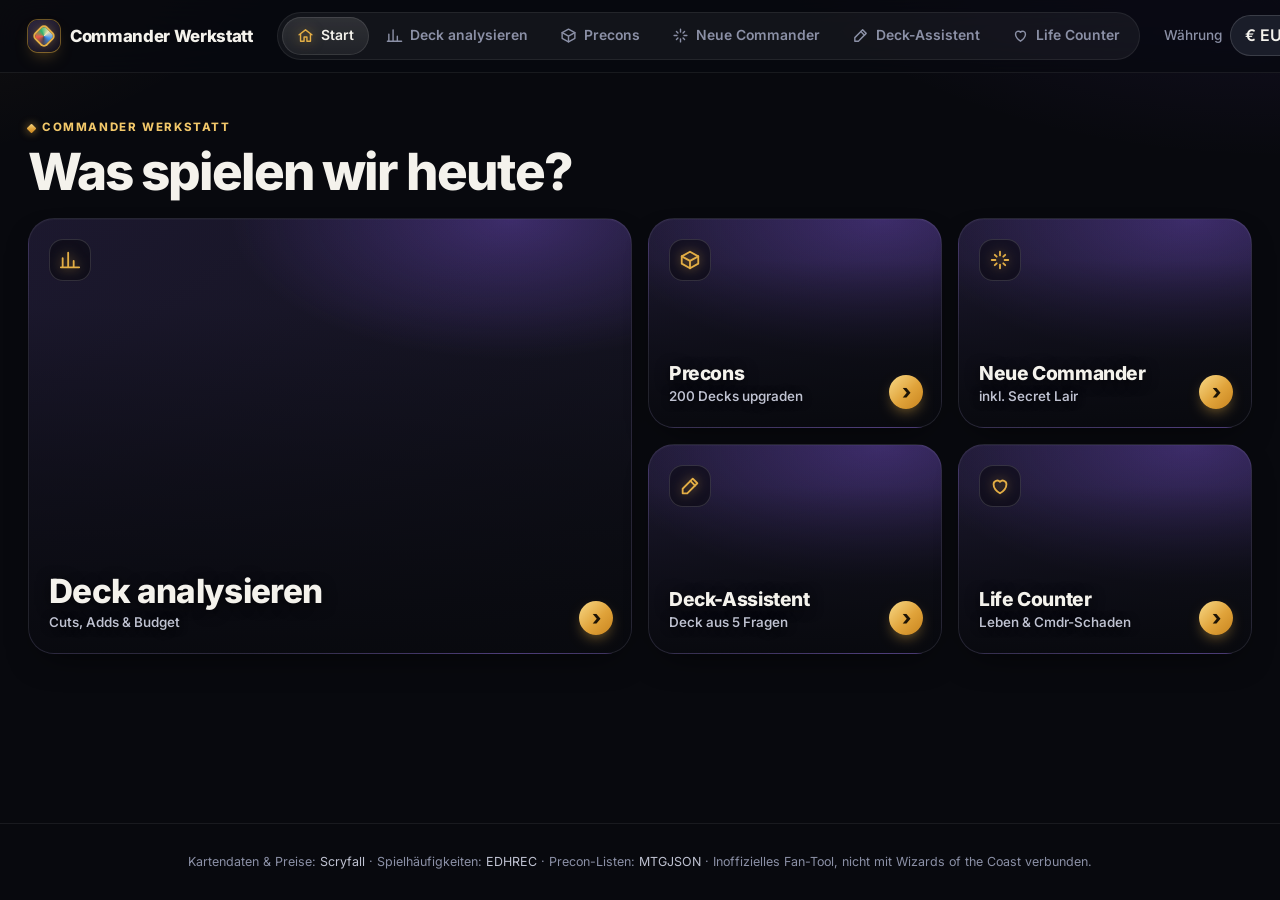
<file: index.html>
<!doctype html>
<html lang="de">
<head>
  <meta charset="utf-8">
  <meta name="viewport" content="width=device-width, initial-scale=1, viewport-fit=cover">
  <title>Commander Werkstatt</title>
  <meta name="description" content="Commander-Decks und Precons analysieren, Adds & Cuts erhalten, neue Commander entdecken und Leben zählen.">
  <link rel="manifest" href="manifest.webmanifest">
  <meta name="theme-color" content="#0a0b10">
  <meta name="mobile-web-app-capable" content="yes">
  <meta name="apple-mobile-web-app-capable" content="yes">
  <meta name="apple-mobile-web-app-title" content="Werkstatt">
  <meta name="apple-mobile-web-app-status-bar-style" content="black-translucent">
  <link rel="apple-touch-icon" href="icons/apple-touch-icon.png">
  <link rel="icon" type="image/png" sizes="32x32" href="icons/favicon-32.png">
  <link rel="icon" type="image/svg+xml" href="icons/icon.svg">
  <link rel="stylesheet" href="fonts/fonts.css?v=2026-11-22b">
  <link rel="stylesheet" href="css/style.css?v=2026-11-22b">
  <link rel="stylesheet" href="css/life.css?v=2026-11-22b">
</head>
<body>
  <header class="topbar">
    <div class="topbar-inner">
      <div class="brand"><span class="brand-mark" aria-hidden="true"></span>Commander&nbsp;Werkstatt</div>
      <nav class="tabs" role="tablist">
        <span class="tab-indicator" aria-hidden="true"></span>
        <button class="tab-btn active" data-tab="home" role="tab"><svg class="ti" viewBox="0 0 24 24" aria-hidden="true"><path d="M3 11 12 4l9 7"/><path d="M5 10v10h5v-6h4v6h5V10"/></svg><span class="long">Start</span><span class="short">Start</span></button>
        <button class="tab-btn" data-tab="analyze" role="tab"><svg class="ti" viewBox="0 0 24 24" aria-hidden="true"><path d="M4 20V10M10 20V4M16 20v-7M22 20H2"/></svg><span class="long">Deck analysieren</span><span class="short">Analyse</span></button>
        <button class="tab-btn" data-tab="precon" role="tab"><svg class="ti" viewBox="0 0 24 24" aria-hidden="true"><path d="M21 8 12 3 3 8v8l9 5 9-5V8Z"/><path d="m3 8 9 5 9-5M12 13v8"/></svg><span class="long">Precons</span><span class="short">Precons</span></button>
        <button class="tab-btn" data-tab="new" role="tab"><svg class="ti" viewBox="0 0 24 24" aria-hidden="true"><path d="M12 3v4M12 17v4M3 12h4M17 12h4"/><path d="m6.3 6.3 2.1 2.1M15.6 15.6l2.1 2.1M6.3 17.7l2.1-2.1M15.6 8.4l2.1-2.1"/></svg><span class="long">Neue Commander</span><span class="short">Neu</span></button>
        <button class="tab-btn nav-desktop" data-tab="wizard" role="tab"><svg class="ti" viewBox="0 0 24 24" aria-hidden="true"><path d="m15 4 5 5L9 20H4v-5L15 4Z"/><path d="m12.5 6.5 5 5"/></svg><span class="long">Deck-Assistent</span><span class="short">Assistent</span></button>
        <button class="tab-btn" data-tab="life" role="tab"><svg class="ti" viewBox="0 0 24 24" aria-hidden="true"><path d="M12 20s-7-4.4-7-10a4 4 0 0 1 7-2.6A4 4 0 0 1 19 10c0 5.6-7 10-7 10Z"/></svg><span class="long">Life Counter</span><span class="short">Life</span></button>
      </nav>
      <button type="button" id="install-btn" class="btn small primary install-btn hidden">App installieren</button>
      <label class="currency"><span>Währung</span>
        <select id="currency">
          <option value="eur">€ EUR</option>
          <option value="usd">$ USD</option>
        </select>
      </label>
    </div>
  </header>

  <main>
    <!-- ================= START ================= -->
    <section id="tab-home" class="tab active">
      <div class="home-head">
        <span class="eyebrow">Commander Werkstatt</span>
        <h1>Was spielen wir heute?</h1>
      </div>
      <div class="home-grid">
        <button type="button" class="home-tile big" data-go="analyze"><span class="ht-art" data-art-for="analyze"></span><span class="ht-ico"><svg viewBox="0 0 24 24" aria-hidden="true"><path d="M4 20V10M10 20V4M16 20v-7M22 20H2"/></svg></span><span class="ht-text"><b>Deck analysieren</b><small>Cuts, Adds &amp; Budget</small></span><span class="ht-go" aria-hidden="true">›</span></button>
        <button type="button" class="home-tile " data-go="precon"><span class="ht-art" data-art-for="precon"></span><span class="ht-ico"><svg viewBox="0 0 24 24" aria-hidden="true"><path d="M21 8 12 3 3 8v8l9 5 9-5V8Z"/><path d="m3 8 9 5 9-5M12 13v8"/></svg></span><span class="ht-text"><b>Precons</b><small>200 Decks upgraden</small></span><span class="ht-go" aria-hidden="true">›</span></button>
        <button type="button" class="home-tile " data-go="new"><span class="ht-art" data-art-for="new"></span><span class="ht-ico"><svg viewBox="0 0 24 24" aria-hidden="true"><path d="M12 3v4M12 17v4M3 12h4M17 12h4"/><path d="m6.3 6.3 2.1 2.1M15.6 15.6l2.1 2.1M6.3 17.7l2.1-2.1M15.6 8.4l2.1-2.1"/></svg></span><span class="ht-text"><b>Neue Commander</b><small>inkl. Secret Lair</small></span><span class="ht-go" aria-hidden="true">›</span></button>
        <button type="button" class="home-tile " data-go="wizard"><span class="ht-art" data-art-for="wizard"></span><span class="ht-ico"><svg viewBox="0 0 24 24" aria-hidden="true"><path d="m15 4 5 5L9 20H4v-5L15 4Z"/><path d="m12.5 6.5 5 5"/></svg></span><span class="ht-text"><b>Deck-Assistent</b><small>Deck aus 5 Fragen</small></span><span class="ht-go" aria-hidden="true">›</span></button>
        <button type="button" class="home-tile " data-go="life"><span class="ht-art" data-art-for="life"></span><span class="ht-ico"><svg viewBox="0 0 24 24" aria-hidden="true"><path d="M12 20s-7-4.4-7-10a4 4 0 0 1 7-2.6A4 4 0 0 1 19 10c0 5.6-7 10-7 10Z"/></svg></span><span class="ht-text"><b>Life Counter</b><small>Leben &amp; Cmdr-Schaden</small></span><span class="ht-go" aria-hidden="true">›</span></button>
      </div>
    </section>

    <!-- ================= ANALYSE ================= -->
    <section id="tab-analyze" class="tab">
      <div class="hero" data-art-for="analyze">
        <span class="eyebrow">Deck-Analyse</span>
        <h1>Mach dein Deck besser.</h1>
        <p>Liste einfügen, Ziel-Bracket und Budget wählen – du bekommst Statistiken, Cuts, Adds und günstige Alternativen.</p>
      </div>
      <div class="layout">
        <form id="analyze-form" class="panel sticky">
          <h2>Deckliste</h2>
          <p class="hint">Liste aus Moxfield, Archidekt oder MTGA einfügen.</p>
          <textarea id="decklist" spellcheck="false" placeholder="Commander&#10;1 Atraxa, Praetors' Voice&#10;&#10;Deck&#10;1 Sol Ring&#10;1 Arcane Signet&#10;..."></textarea>
          <label class="field">Commander (falls nicht markiert)
            <input id="cmdr-input" list="cmdr-suggest" autocomplete="off" placeholder="optional">
            <datalist id="cmdr-suggest"></datalist>
          </label>
          <div class="row">
            <label>Ziel-Bracket <select id="an-bracket" class="bracket-select"></select></label>
            <label>Max. Preis pro Add <select id="an-cap" class="cap-select"></select></label>
          </div>
          <div class="field">
            <span class="label">Themes <small>optional</small></span>
            <div id="an-themes" class="chips"></div>
            <input id="an-typal" class="typal-input hidden" placeholder="Kreaturentyp, z. B. Dragon">
          </div>
          <div class="row actions">
            <button type="submit" class="btn primary" id="analyze-btn">Analysieren</button>
            <button type="button" class="btn ghost" id="example-btn">Beispiel laden</button>
          </div>
          <div id="an-status" class="status" aria-live="polite"></div>
        </form>
        <div id="an-results" class="results">
          <div class="empty">
            <div class="empty-icon" aria-hidden="true">✦</div>
            <p>Füge links eine Deckliste ein und klicke auf <strong>Analysieren</strong>.</p>
          </div>
        </div>
      </div>
    </section>

    <!-- ================= PRECONS ================= -->
    <section id="tab-precon" class="tab">
      <div id="pc-browse">
        <div class="hero" data-art-for="precon">
        <span class="eyebrow">Precon-Upgrades</span>
          <h1>Precons durchsuchen.</h1>
          <p>Alle Commander-Precons – mit Upgrade-Vorschlägen, Cuts und Ideen für einen Umbau mit anderem Commander.</p>
        </div>
        <div class="panel toolbar">
          <div class="search">
            <svg viewBox="0 0 24 24" aria-hidden="true"><circle cx="11" cy="11" r="7"/><path d="m20 20-3.5-3.5"/></svg>
            <input id="pc-search" type="search" placeholder="Precon, Commander, Set …" autocomplete="off">
          </div>
          <div id="pc-colors" class="mini-mana" title="Nach Farben filtern"></div>
          <select id="pc-sort" aria-label="Sortierung">
            <option value="new">Neueste zuerst</option>
            <option value="old">Älteste zuerst</option>
            <option value="name">Name A–Z</option>
          </select>
        </div>
        <p id="pc-count" class="count"></p>
        <div id="pc-grid" class="precon-grid"></div>
        <div class="center"><button type="button" id="pc-more" class="btn ghost hidden">Mehr anzeigen</button></div>
      </div>

      <div id="pc-detail" class="hidden">
        <button type="button" class="btn ghost back" id="pc-back">← Alle Precons</button>
        <div id="pc-head"></div>
        <div class="panel options-bar">
          <label>Upgrade-Budget pro Karte <select id="pc-cap" class="cap-select"></select></label>
          <label>Ziel-Bracket <select id="pc-bracket" class="bracket-select"></select></label>
          <label>Upgrade-Paket <select id="pc-size">
            <option value="5">5 Tausche</option>
            <option value="10" selected>10 Tausche</option>
            <option value="15">15 Tausche</option>
          </select></label>
          <button type="button" class="btn primary" id="pc-run">Neu berechnen</button>
          <div id="pc-status" class="status" aria-live="polite"></div>
        </div>
        <div id="pc-results" class="results"></div>
      </div>
    </section>

    <!-- ================= NEUE COMMANDER ================= -->
    <section id="tab-new" class="tab">
      <div class="hero" data-art-for="new">
        <span class="eyebrow">Neuerscheinungen</span>
        <h1>Neue Commander.</h1>
        <p>Alle neu gedruckten legendären Kreaturen und Commander – aus Sets, Commander-Precons und Secret Lair Drops, inklusive bereits angekündigter Karten.</p>
      </div>
      <div class="panel toolbar">
        <div class="search">
          <svg viewBox="0 0 24 24" aria-hidden="true"><circle cx="11" cy="11" r="7"/><path d="m20 20-3.5-3.5"/></svg>
          <input id="nc-search" type="search" placeholder="Name, Typ, Set …" autocomplete="off">
        </div>
        <div id="nc-colors" class="mini-mana" title="Nach Farben filtern"></div>
        <select id="nc-period" aria-label="Zeitraum">
          <option value="30">Letzte 30 Tage</option>
          <option value="90" selected>Letzte 3 Monate</option>
          <option value="180">Letzte 6 Monate</option>
          <option value="365">Letztes Jahr</option>
        </select>
        <select id="nc-sort" aria-label="Sortierung">
          <option value="new">Nach Erscheinen</option>
          <option value="pop">Beliebtheit</option>
          <option value="price">Preis</option>
          <option value="name">Name A–Z</option>
        </select>
      </div>
      <div class="chips nc-sources" id="nc-sources">
        <button type="button" class="chip on" data-src="all">Alle</button>
        <button type="button" class="chip" data-src="sld">Secret Lair</button>
        <button type="button" class="chip" data-src="commander">Commander-Precons</button>
        <button type="button" class="chip" data-src="set">Sets</button>
        <button type="button" class="chip" data-src="upcoming">Nur angekündigt<span id="nc-up-count"></span></button>
      </div>
      <p id="nc-count" class="count"></p>
      <div id="nc-status" class="status" aria-live="polite"></div>
      <div id="nc-list"></div>
      <div class="center"><button type="button" id="nc-more" class="btn ghost hidden">Mehr anzeigen</button></div>
    </section>

    <!-- ================= LIFE COUNTER ================= -->
    <section id="tab-life" class="tab">
      <div class="hero" data-art-for="life">
        <span class="eyebrow">Spieltisch</span>
        <h1>Life Counter.</h1>
        <p>Handy in die Tischmitte legen – jede Seite ist zum Spieler gedreht. Tippen für ±1, gedrückt halten für ±10.</p>
      </div>
      <div class="panel life-setup">
        <div class="life-preview" aria-hidden="true"><div>40</div><div>37</div><div>40</div><div>32</div></div>
        <div class="row">
          <div class="field" style="margin-top:0">
            <span class="label">Spieler</span>
            <div class="chips" id="ls-n">
              <button type="button" class="chip" data-v="2">2</button>
              <button type="button" class="chip" data-v="3">3</button>
              <button type="button" class="chip on" data-v="4">4</button>
              <button type="button" class="chip" data-v="5">5</button>
              <button type="button" class="chip" data-v="6">6</button>
            </div>
          </div>
          <div class="field" style="margin-top:0">
            <span class="label">Startleben</span>
            <div class="chips" id="ls-l">
              <button type="button" class="chip" data-v="20">20</button>
              <button type="button" class="chip" data-v="30">30</button>
              <button type="button" class="chip on" data-v="40">40</button>
            </div>
          </div>
        </div>
        <div class="row actions">
          <button type="button" class="btn primary" id="ls-start">Neues Spiel starten</button>
          <button type="button" class="btn hidden" id="ls-resume">Spiel fortsetzen</button>
        </div>
        <ul class="feature-list">
          <li><b>Commander-Schaden</b>⚔ antippen und direkt bei den Gegnern verteilen – zieht Leben ab, Partner werden getrennt gezählt</li>
          <li><b>Gift, Energie, Erfahrung</b>und Commander-Steuer</li>
          <li><b>Commander-Hintergründe</b>jeder Commander als Wallpaper – inkl. aller Artworks</li>
          <li><b>Würfel &amp; Startspieler</b>W20, W6, Münze, zufälliger Start</li>
          <li><b>Animationen &amp; Schriften</b>rollende Zahlen, Sieg-Konfetti, 4 Zahlenstile</li>
          <li><b>Verlauf &amp; Spielzeit</b>jede Änderung nachvollziehbar</li>
          <li><b>Bildschirm bleibt an</b>und das Spiel wird automatisch gespeichert</li>
        </ul>
      </div>
      <div class="panel life-setup install-box" id="install-box">
        <h2>Als App installieren</h2>
        <p class="hint" style="margin-bottom:4px">Dann startet die Werkstatt vom Home-Bildschirm im Vollbild und funktioniert auch offline.</p>
        <ol id="install-steps">
          <li><b>iPhone/iPad (Safari):</b> Teilen-Symbol <span aria-hidden="true">⬆︎</span> → „Zum Home-Bildschirm“</li>
          <li><b>Android (Chrome):</b> Menü ⋮ → „App installieren“ bzw. „Zum Startbildschirm hinzufügen“</li>
          <li><b>PC (Chrome/Edge):</b> Installieren-Symbol rechts in der Adressleiste</li>
        </ol>
      </div>
    </section>

    <!-- ================= ASSISTENT ================= -->
    <section id="tab-wizard" class="tab">
      <div class="hero" data-art-for="wizard">
        <span class="eyebrow">Deck-Assistent</span>
        <h1>Finde dein nächstes Deck.</h1>
        <p>Fünf Fragen – dann bekommst du passende Commander und eine komplette 100-Karten-Liste.</p>
      </div>
      <form id="wizard-form" class="panel wizard">
        <fieldset>
          <legend><span class="step">1</span> Lieblingsfarben</legend>
          <div id="wz-colors" class="mana-picker"></div>
          <div class="row small">
            <label class="check"><input type="radio" name="colormode" value="exact" checked> Genau diese Farben</label>
            <label class="check"><input type="radio" name="colormode" value="subset"> Diese Farben oder weniger</label>
          </div>
          <p class="hint">Keine Farbe = farblos</p>
        </fieldset>

        <fieldset>
          <legend><span class="step">2</span> Bracket (Spielstärke)</legend>
          <div id="wz-brackets" class="option-cards"></div>
        </fieldset>

        <fieldset>
          <legend><span class="step">3</span> Deckziel / Themes <small>bis zu 3</small></legend>
          <div id="wz-themes" class="chips"></div>
          <input id="wz-typal" class="typal-input hidden" placeholder="Kreaturentyp, z. B. Elf, Zombie, Dragon">
        </fieldset>

        <fieldset>
          <legend><span class="step">4</span> Budget</legend>
          <div id="wz-budget" class="option-cards"></div>
        </fieldset>

        <fieldset>
          <legend><span class="step">5</span> Commander schon im Kopf? <small>optional</small></legend>
          <input id="wz-cmdr" list="wz-cmdr-suggest" autocomplete="off" placeholder="Leer lassen für Vorschläge">
          <datalist id="wz-cmdr-suggest"></datalist>
        </fieldset>

        <div class="row actions">
          <button type="submit" class="btn primary">Commander vorschlagen</button>
        </div>
        <div id="wz-status" class="status" aria-live="polite"></div>
      </form>
      <div id="wz-results" class="results"></div>
    </section>
  </main>

  <div id="card-preview" class="card-preview" aria-hidden="true"></div>

  <footer>
    Kartendaten &amp; Preise: <a href="https://scryfall.com" target="_blank" rel="noopener">Scryfall</a> ·
    Spielhäufigkeiten: <a href="https://edhrec.com" target="_blank" rel="noopener">EDHREC</a> ·
    Precon-Listen: <a href="https://mtgjson.com" target="_blank" rel="noopener">MTGJSON</a> ·
    Inoffizielles Fan-Tool, nicht mit Wizards of the Coast verbunden.
  </footer>

  <script src="data/precons.js?v=2026-11-22b"></script>
  <script src="js/data.js?v=2026-11-22b"></script>
  <script src="js/api.js?v=2026-11-22b"></script>
  <script src="js/cards.js?v=2026-11-22b"></script>
  <script src="js/engine.js?v=2026-11-22b"></script>
  <script src="js/life.js?v=2026-11-22b"></script>
  <script src="js/app.js?v=2026-11-22b"></script>
</body>
</html>
</file>
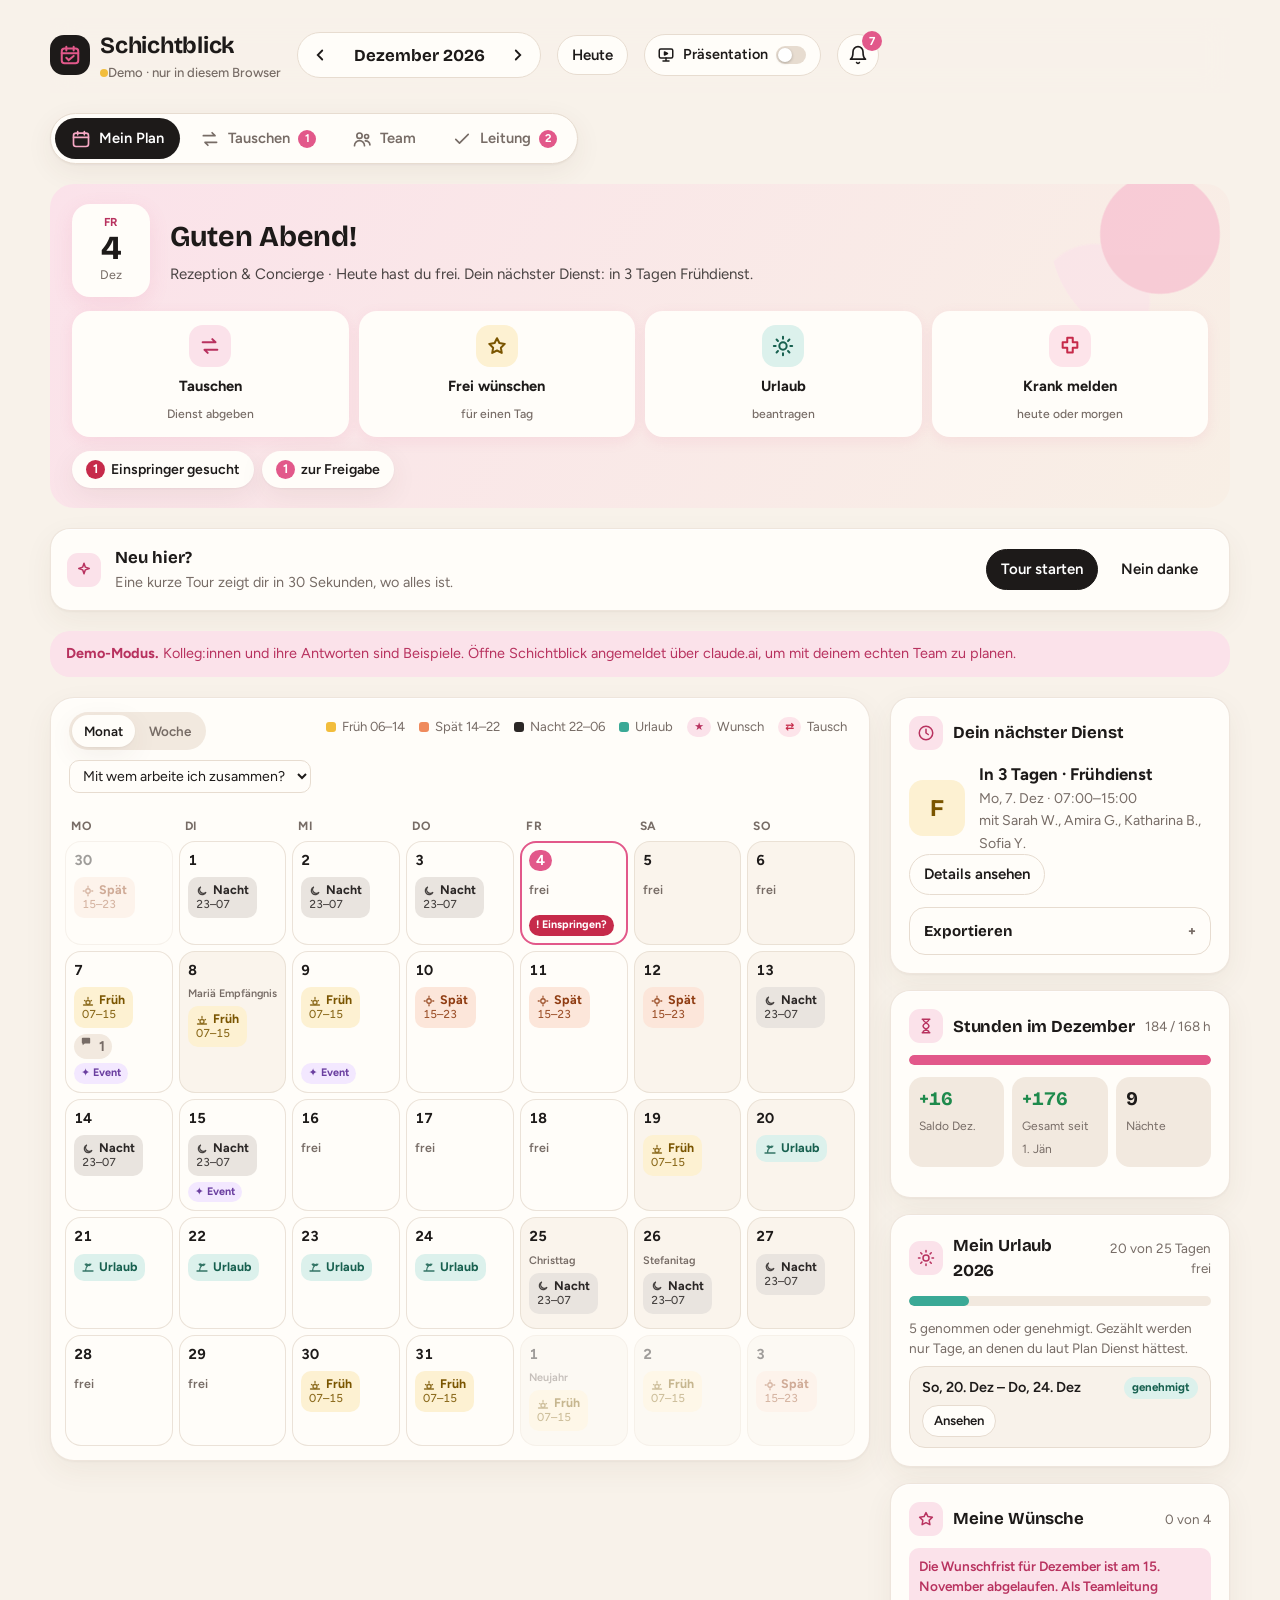
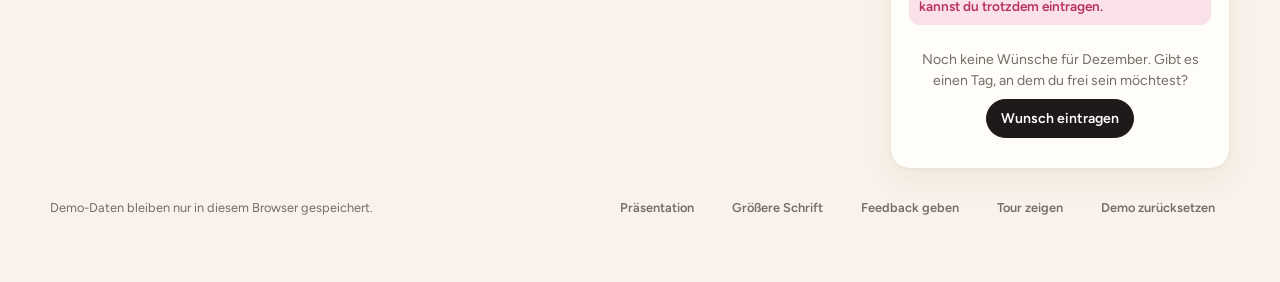
<file: dienstplan/index.html>
<!doctype html>
<html lang="de">
<head>
<meta charset="utf-8">
<meta name="viewport" content="width=device-width,initial-scale=1,viewport-fit=cover">
<link rel="manifest" href="manifest.webmanifest">
<link rel="apple-touch-icon" href="icons/apple-touch-icon.png">
<link rel="icon" type="image/png" sizes="32x32" href="icons/favicon-32.png">
<link rel="icon" type="image/png" sizes="192x192" href="icons/icon-192.png">
<meta name="theme-color" content="#f8f2ea">
<meta name="apple-mobile-web-app-capable" content="yes">
<meta name="mobile-web-app-capable" content="yes">
<meta name="apple-mobile-web-app-status-bar-style" content="default">
<meta name="apple-mobile-web-app-title" content="Schichtblick">
<meta name="application-name" content="Schichtblick">
<title>Schichtblick</title>
<meta name="claude:viewport-fit-sides" content="cover">
<link rel="preconnect" href="https://fonts.googleapis.com">
<link rel="stylesheet" href="https://fonts.googleapis.com/css2?family=Bricolage+Grotesque:opsz,wght@12..96,600;12..96,700&family=Figtree:wght@400;500;600;700&display=swap">
<style>
/* Layout: persönliche Begrüßung oben, Kalender als Hauptfläche, ruhige Seitenleiste; Tagesdetails als Schublade. Warm, hell, weich. */
:root{
  /* Bewusst nur ein helles Design: Beige, Pink, Schwarz. */
  color-scheme:light;
  --bg:#f8f2ea; --surface:#fffdf9; --surface-2:#f2e9df; --line:#e7dcd0;
  --fg:#1d1a19; --muted:#776c66; --ink:#1d1a19; --ink-fg:#ffffff;
  --accent:#e2588a; --accent-ink:#b8325f; --accent-soft:#fbe2ea; --accent-fg:#ffffff;
  --early:#f2bd3c; --early-soft:#fdf1d2; --early-fg:#7a5500;
  --late:#ef8a5c; --late-soft:#fce6da; --late-fg:#8f3c12;
  --night:#2b2726; --night-soft:#e9e4df; --night-fg:#2b2726;
  --off-soft:#f2e9df; --off-fg:#776c66;
  --vac:#3aa996; --vac-soft:#dcf1ec; --vac-fg:#17604f;
  --warn:#c62a4a; --warn-soft:#fde4ea; --ok:#1e8a4c;
  --hello-a:#fbe2ea; --hello-b:#f8efe5; --sun:#f7b6cb; --weekend:#faf4ec; --glass:rgba(248,242,234,.86);
  --shadow:0 1px 2px rgba(60,40,30,.05),0 8px 28px rgba(90,60,40,.07);
  --display:"Bricolage Grotesque",ui-rounded,"Segoe UI",system-ui,sans-serif;
  --body:"Figtree",system-ui,-apple-system,"Segoe UI",sans-serif;
  --r:20px;
}

*{box-sizing:border-box}
body{background:var(--bg);color:var(--fg);font-family:var(--body);font-size:15px;line-height:1.5;
  padding-left:max(16px,env(safe-area-inset-left,0px));padding-right:max(16px,env(safe-area-inset-right,0px));padding-block:20px 48px}
h1,h2,h3{font-family:var(--display);margin:0;text-wrap:balance;letter-spacing:-.01em}
button{font:inherit;color:inherit;cursor:pointer}
:focus-visible{outline:3px solid var(--accent);outline-offset:2px;border-radius:8px}
.wrap{max-width:1180px;margin:0 auto;display:flex;flex-direction:column;gap:20px}

/* Kopf */
.top{display:flex;align-items:center;gap:16px;flex-wrap:wrap}
.brand{display:flex;align-items:center;gap:10px;margin-right:auto}
.logo{width:40px;height:40px;border-radius:14px;background:var(--ink);display:grid;place-items:center;color:var(--accent)}
.brand h1{font-size:1.45rem}
.brand small{display:block;color:var(--muted);font-size:.82rem;font-family:var(--body);font-weight:500}
.monthnav{display:flex;align-items:center;gap:6px;background:var(--surface);border:1px solid var(--line);border-radius:999px;padding:4px}
.monthnav button{border:0;background:transparent;width:36px;height:36px;border-radius:999px;display:grid;place-items:center}
.monthnav button:hover{background:var(--surface-2)}
.monthnav .label{min-width:150px;text-align:center;font-weight:700;font-family:var(--display);font-size:1.05rem}
.btn{border:1px solid var(--line);background:var(--surface);border-radius:999px;padding:8px 14px;font-weight:600;display:inline-flex;align-items:center;gap:6px}
.btn:hover{background:var(--surface-2)}
.btn.primary{background:var(--ink);border-color:var(--ink);color:var(--ink-fg)}
.btn.primary:hover{filter:brightness(1.05)}
.btn.ghost{border-color:transparent;background:transparent}
.btn.danger{color:var(--warn)}
.btn[disabled]{opacity:.5;cursor:not-allowed}

/* Raster */
.grid{display:grid;grid-template-columns:minmax(0,1fr) 340px;gap:20px;align-items:start}
@media (max-width:960px){.grid{grid-template-columns:minmax(0,1fr)}}

.panel{background:var(--surface);border:1px solid var(--line);border-radius:var(--r);box-shadow:var(--shadow)}
.cal{border-radius:24px}
.cal{padding:14px}
.legend{display:flex;flex-wrap:wrap;gap:8px 14px;padding:4px 4px 12px;font-size:.82rem;color:var(--muted)}
.legend span{display:inline-flex;align-items:center;gap:6px}
.dot{width:10px;height:10px;border-radius:3px;display:inline-block}
.dow,.days{display:grid;grid-template-columns:repeat(7,minmax(0,1fr));gap:6px}
.dow div{font-size:.75rem;text-transform:uppercase;letter-spacing:.06em;color:var(--muted);font-weight:700;padding:0 6px 6px}
.day{position:relative;min-height:104px;border:1px solid var(--line);border-radius:16px;background:var(--surface);padding:8px;text-align:left;display:flex;flex-direction:column;gap:6px;transition:transform .12s ease,box-shadow .12s ease,border-color .12s}
.day:hover{border-color:var(--accent-ink);box-shadow:var(--shadow);transform:translateY(-1px)}
.day.out{opacity:.42}
.day.weekend{background:var(--surface-2)}
.day.today{border:2px solid var(--accent);padding:7px}
.day .num{display:flex;justify-content:space-between;align-items:center;font-weight:700;font-variant-numeric:tabular-nums;font-size:.9rem}
.day.today .num b{background:var(--accent);color:var(--accent-fg);border-radius:999px;padding:0 7px}
.day .hol{font-size:.68rem;color:var(--muted);font-weight:600;line-height:1.2}
.chip{border-radius:10px;padding:5px 7px;font-size:.78rem;font-weight:700;line-height:1.2;display:flex;flex-direction:column}
.chip small{font-weight:500;font-size:.72rem;opacity:.85;font-variant-numeric:tabular-nums}
.chip.F{background:var(--early-soft);color:var(--early-fg);box-shadow:inset 3px 0 0 var(--early)}
.chip.S{background:var(--late-soft);color:var(--late-fg);box-shadow:inset 3px 0 0 var(--late)}
.chip.N{background:var(--night-soft);color:var(--night-fg);box-shadow:inset 3px 0 0 var(--night)}
.chip.U{background:var(--vac-soft);color:var(--vac-fg);box-shadow:inset 3px 0 0 var(--vac)}
.chip.X{background:transparent;color:var(--off-fg);padding-left:0;font-weight:600}
.badges{display:flex;gap:4px;margin-top:auto;flex-wrap:wrap}
.badge{font-size:.68rem;font-weight:700;border-radius:999px;padding:2px 7px;display:inline-flex;align-items:center;gap:3px}
.badge.wish{background:var(--accent-soft);color:var(--accent-ink)}
.badge.swap{background:var(--warn-soft);color:var(--warn)}
.badge.got{background:var(--night-soft);color:var(--night-fg)}
.short{display:none}
@media (max-width:640px){
  .cal{padding:10px}
  .dow,.days{gap:4px}
  .day{min-height:70px;padding:5px;border-radius:10px}
  .day.today{padding:4px}
  .chip{padding:3px 4px;font-size:.8rem;align-items:center;box-shadow:none!important}
  .chip small,.chip .long,.day .hol{display:none}
  .short{display:inline}
  .badge{padding:1px 4px}
  .badge .bt{display:none}
  .monthnav .label{min-width:120px}
}

/* Seitenleiste */
.side{display:flex;flex-direction:column;gap:16px;min-width:0}
.card{padding:18px;display:flex;flex-direction:column;gap:12px}
.card h2{font-size:1.05rem}
.eyebrow{font-size:.72rem;text-transform:uppercase;letter-spacing:.08em;font-weight:700;color:var(--muted)}
.next{display:flex;gap:14px;align-items:center}
.next .big{width:56px;height:56px;border-radius:14px;display:grid;place-items:center;font-family:var(--display);font-size:1.5rem;font-weight:700;flex:none}
.next .big.F{background:var(--early-soft);color:var(--early-fg)}
.next .big.S{background:var(--late-soft);color:var(--late-fg)}
.next .big.N{background:var(--night-soft);color:var(--night-fg)}
.next .big.U{background:var(--vac-soft);color:var(--vac-fg)}
.next .meta{min-width:0}
.next .meta b{display:block;font-size:1.05rem}
.next .meta span{color:var(--muted);font-size:.88rem}
.bar{height:10px;border-radius:999px;background:var(--surface-2);overflow:hidden}
.bar i{display:block;height:100%;background:var(--accent);border-radius:999px;transition:width .4s}
.stats{display:grid;grid-template-columns:repeat(3,1fr);gap:8px}
.stat{background:var(--surface-2);border-radius:14px;padding:8px 10px}
.stat b{display:block;font-family:var(--display);font-size:1.2rem;font-variant-numeric:tabular-nums}
.stat span{font-size:.75rem;color:var(--muted)}
.row{display:flex;justify-content:space-between;align-items:baseline;gap:8px;font-size:.88rem}
.row .muted{color:var(--muted)}
.tabs{display:flex;gap:4px;background:var(--surface-2);border-radius:999px;padding:3px}
.tabs button{flex:1;border:0;background:transparent;border-radius:999px;padding:6px 8px;font-weight:600;font-size:.85rem;color:var(--muted)}
.tabs button[aria-selected="true"]{background:var(--surface);color:var(--fg);box-shadow:var(--shadow)}
.list{display:flex;flex-direction:column;gap:8px}
.item{border:1px solid var(--line);border-radius:16px;background:var(--bg);padding:10px 12px;display:flex;flex-direction:column;gap:6px}
.item .head{display:flex;align-items:center;gap:8px}
.avatar{width:28px;height:28px;border-radius:999px;display:grid;place-items:center;font-size:.75rem;font-weight:700;flex:none;background:var(--accent-soft);color:var(--accent-ink)}
.item .who{font-weight:600;font-size:.9rem;margin-right:auto}
.pill{font-size:.72rem;font-weight:700;border-radius:999px;padding:2px 8px}
.pill.F{background:var(--early-soft);color:var(--early-fg)}
.pill.S{background:var(--late-soft);color:var(--late-fg)}
.pill.N{background:var(--night-soft);color:var(--night-fg)}
.pill.state{background:var(--surface-2);color:var(--muted)}
.pill.okp{background:var(--accent-soft);color:var(--accent-ink)}
.item p{margin:0;font-size:.85rem;color:var(--muted)}
.item .actions{display:flex;gap:6px;flex-wrap:wrap}
.item .actions .btn{padding:5px 11px;font-size:.82rem}
.empty{color:var(--muted);font-size:.88rem;text-align:center;padding:12px}
.deadline{background:var(--accent-soft);color:var(--accent-ink);border-radius:10px;padding:8px 10px;font-size:.85rem;font-weight:600}

/* Schublade */
.scrim{position:fixed;inset:0;background:rgba(15,30,26,.35);opacity:0;pointer-events:none;transition:opacity .2s;z-index:20}
.scrim.open{opacity:1;pointer-events:auto}
.drawer{position:fixed;top:0;right:0;bottom:0;width:min(440px,100%);background:var(--surface);z-index:21;transform:translateX(102%);visibility:hidden;transition:transform .25s ease,visibility .25s;display:flex;flex-direction:column;box-shadow:-10px 0 40px rgba(0,0,0,.15);
  padding-top:env(safe-area-inset-top,0px);padding-bottom:env(safe-area-inset-bottom,0px);padding-right:env(safe-area-inset-right,0px)}
.drawer.open{transform:none;visibility:visible}
@media (max-width:640px){
  .drawer{top:auto;left:0;width:100%;max-height:88%;border-radius:20px 20px 0 0;transform:translateY(102%);padding-left:env(safe-area-inset-left,0px)}
}
.dhead{padding:18px 20px 12px;display:flex;align-items:flex-start;gap:12px;border-bottom:1px solid var(--line)}
.dhead h2{font-size:1.3rem}
.dhead p{margin:2px 0 0;color:var(--muted);font-size:.88rem}
.dhead .x{margin-left:auto;border:0;background:var(--surface-2);width:34px;height:34px;border-radius:999px;display:grid;place-items:center;flex:none}
.dbody{padding:16px 20px 24px;overflow:auto;display:flex;flex-direction:column;gap:18px}
.shiftbox{border-radius:14px;padding:14px 16px;display:flex;align-items:center;gap:14px}
.shiftbox.F{background:var(--early-soft);color:var(--early-fg)}
.shiftbox.S{background:var(--late-soft);color:var(--late-fg)}
.shiftbox.N{background:var(--night-soft);color:var(--night-fg)}
.shiftbox.U{background:var(--vac-soft);color:var(--vac-fg)}
.shiftbox.X{background:var(--surface-2);color:var(--off-fg)}
.shiftbox b{font-family:var(--display);font-size:1.2rem;display:block}
.section{display:flex;flex-direction:column;gap:10px}
.section h3{font-size:.95rem}
.team{display:flex;flex-wrap:wrap;gap:6px}
.team span{display:inline-flex;align-items:center;gap:6px;background:var(--surface-2);border-radius:999px;padding:3px 10px 3px 3px;font-size:.85rem}
.team .avatar{width:24px;height:24px;font-size:.68rem}
.choices{display:flex;flex-wrap:wrap;gap:6px}
.choices label{position:relative}
.choices input{position:absolute;opacity:0;inset:0}
.choices span{display:inline-block;border:1px solid var(--line);border-radius:999px;padding:6px 12px;font-size:.85rem;font-weight:600;cursor:pointer}
.choices input:checked+span{background:var(--accent);border-color:var(--accent-ink);color:var(--accent-fg)}
.choices input:focus-visible+span{outline:3px solid var(--accent);outline-offset:2px}
textarea{width:100%;min-height:70px;border:1px solid var(--line);border-radius:12px;padding:10px 12px;font:inherit;background:var(--bg);color:var(--fg);resize:vertical}
.note{font-size:.85rem;border-radius:12px;padding:10px 12px}
.note.warn{background:var(--warn-soft);color:var(--warn)}
.note.info{background:var(--accent-soft);color:var(--accent-ink)}
.split{display:flex;gap:8px;flex-wrap:wrap}

/* Toast */
.toasts{position:fixed;left:50%;transform:translateX(-50%);bottom:calc(20px + env(safe-area-inset-bottom,0px));display:flex;flex-direction:column;gap:8px;z-index:30;width:min(420px,calc(100% - 32px))}
.toast{background:var(--ink);color:var(--ink-fg);border-radius:12px;padding:11px 14px;font-size:.9rem;font-weight:500;box-shadow:var(--shadow);animation:pop .25s ease}
@keyframes pop{from{transform:translateY(8px);opacity:0}}
footer{color:var(--muted);font-size:.8rem;display:flex;gap:12px;justify-content:space-between;flex-wrap:wrap;align-items:center}
@media (prefers-reduced-motion:reduce){*{transition:none!important;animation:none!important}}
svg{flex:none}
</style>
</head>
<body><style>
[hidden]{display:none!important}
.hello{position:relative;overflow:hidden;border-radius:24px;padding:22px 24px;background:linear-gradient(120deg,var(--hello-a),var(--hello-b));display:flex;flex-wrap:wrap;gap:14px 24px;align-items:center}
.hello::after{content:"";position:absolute;right:-40px;top:-60px;width:220px;height:220px;border-radius:50%;background:radial-gradient(circle,var(--sun) 0 38%,transparent 39%),radial-gradient(circle at 20% 80%,var(--accent-soft) 0 22%,transparent 23%);opacity:.6;pointer-events:none}
@media (max-width:640px){.hello{padding:18px}.hello::after{width:120px;height:120px;right:-55px;top:-60px}}
.hello .txt{min-width:0;flex:1 1 320px;position:relative;z-index:1}
.hello h2{font-size:clamp(1.35rem,3.2vw,1.8rem)}
.hello p{margin:4px 0 0;color:var(--fg);opacity:.8;max-width:62ch}
.hello .chips{display:flex;gap:8px;flex-wrap:wrap;position:relative;z-index:1}
.hello .chips button{border:0;background:var(--surface);border-radius:999px;padding:8px 14px;font-weight:600;font-size:.88rem;box-shadow:var(--shadow);display:inline-flex;gap:6px;align-items:center}
.hello .chips button b{background:var(--accent);color:var(--accent-fg);border-radius:999px;padding:0 7px;font-size:.78rem}
.hello .chips button.urgent b{background:var(--warn);color:#fff}
.hello .chips button:hover{transform:translateY(-1px)}
.status{display:inline-flex;align-items:center;gap:6px}
.status i{width:8px;height:8px;border-radius:999px;background:var(--muted);display:inline-block}
.status.live i{background:var(--ok)}
.status.demo i{background:var(--early)}
.banner{border-radius:var(--r);padding:12px 16px;font-size:.9rem;display:flex;gap:12px;align-items:center;flex-wrap:wrap}
.banner.info{background:var(--accent-soft);color:var(--accent-ink)}
.banner.warn{background:var(--warn-soft);color:var(--warn)}
.banner b{font-weight:700}
.loading{padding:48px 16px;text-align:center;color:var(--muted)}
.lead{border-color:var(--accent)}
.lead .eyebrow{color:var(--accent-ink)}
.urgentcard{border-color:var(--warn);background:linear-gradient(var(--surface),var(--surface)) padding-box}
.urgentcard .eyebrow{color:var(--warn)}
.member{display:flex;align-items:center;gap:8px;font-size:.88rem}
.member .nm{margin-right:auto;min-width:0;overflow:hidden;text-overflow:ellipsis;white-space:nowrap}
select,input[type=date],input[type=number],input[type=text]{font:inherit;font-size:.88rem;border:1px solid var(--line);border-radius:10px;padding:6px 9px;background:var(--surface);color:var(--fg)}
input[type=number]{width:64px}
.wishday{display:flex;gap:8px;align-items:baseline;font-size:.86rem}
.wishday b{min-width:84px;font-variant-numeric:tabular-nums}
.wishday span{color:var(--muted)}
.chip.K{background:var(--warn-soft);color:var(--warn);box-shadow:inset 3px 0 0 var(--warn)}
.shiftbox.K{background:var(--warn-soft);color:var(--warn)}
.big.K{background:var(--warn-soft);color:var(--warn)}
.pill.K,.pill.U{background:var(--vac-soft);color:var(--vac-fg)}
.pill.K{background:var(--warn-soft);color:var(--warn)}
.pill.bad{background:var(--warn-soft);color:var(--warn)}
.badge.msg{background:var(--surface-2);color:var(--muted)}
.badge.sos{background:var(--warn);color:#fff}
.badge.leave{background:var(--vac-soft);color:var(--vac-fg)}
/* Kopfzeile: Glocke */
.bellwrap{position:relative}
.bell{position:relative;width:42px;height:42px;border-radius:999px;border:1px solid var(--line);background:var(--surface);display:grid;place-items:center}
.bell:hover{background:var(--surface-2)}
.bell .count{position:absolute;top:-4px;right:-4px;min-width:20px;height:20px;border-radius:999px;background:var(--accent);color:var(--accent-fg);font-size:.72rem;font-weight:700;display:grid;place-items:center;padding:0 5px}
.notif{position:absolute;right:0;top:50px;width:min(380px,calc(100vw - 32px));max-height:min(70vh,520px);overflow:auto;background:var(--surface);border:1px solid var(--line);border-radius:18px;box-shadow:var(--shadow);z-index:15;padding:10px}
.notif h3{font-size:.95rem;padding:6px 8px 8px}
.nitem{display:flex;gap:10px;padding:9px 8px;border-radius:12px;font-size:.88rem;align-items:flex-start;text-align:left;width:100%;border:0;background:transparent}
.nitem:hover{background:var(--surface-2)}
.nitem.new{background:var(--accent-soft)}
.nitem .dotn{width:8px;height:8px;border-radius:999px;background:var(--accent);margin-top:7px;flex:none}
.nitem.old .dotn{background:var(--line)}
.nitem.urgent .dotn{background:var(--warn)}
.nitem small{display:block;color:var(--muted);font-size:.76rem}
/* Kalender-Umschalter und Besetzung */
.calhead{display:flex;justify-content:space-between;align-items:center;gap:10px;flex-wrap:wrap;padding:0 4px 10px}
.seg{display:inline-flex;background:var(--surface-2);border-radius:999px;padding:3px;gap:2px}
.seg button{border:0;background:transparent;border-radius:999px;padding:6px 12px;font-weight:600;font-size:.84rem;color:var(--muted)}
.seg button[aria-pressed="true"]{background:var(--surface);color:var(--fg);box-shadow:var(--shadow)}
.staff{display:flex;flex-direction:column;gap:3px}
.staff span{display:flex;justify-content:space-between;font-size:.74rem;font-weight:700;border-radius:7px;padding:2px 6px;font-variant-numeric:tabular-nums}
.staff .F{background:var(--early-soft);color:var(--early-fg)}
.staff .S{background:var(--late-soft);color:var(--late-fg)}
.staff .N{background:var(--night-soft);color:var(--night-fg)}
.staff span.low{background:var(--warn);color:#fff}
.day.low{border-color:var(--warn)}
@media (max-width:640px){.staff span{font-size:.66rem;padding:1px 3px}}
/* Einführung */
.intro{display:grid;grid-template-columns:repeat(3,minmax(0,1fr));gap:12px;padding:16px}
.intro .step{display:flex;gap:10px;align-items:flex-start}
.intro .n{width:30px;height:30px;border-radius:999px;background:var(--accent-soft);color:var(--accent-ink);font-weight:700;display:grid;place-items:center;flex:none;font-family:var(--display)}
.intro b{display:block}
.intro p{margin:2px 0 0;font-size:.86rem;color:var(--muted)}
.introfoot{grid-column:1/-1;display:flex;justify-content:space-between;align-items:center;gap:8px;flex-wrap:wrap}
@media (max-width:760px){.intro{grid-template-columns:1fr}}
/* Frag den Plan */
.ask form{display:flex;gap:8px}
.ask input{flex:1;min-width:0}
.suggest{display:flex;gap:6px;flex-wrap:wrap}
.suggest button{border:1px dashed var(--line);background:transparent;border-radius:999px;padding:5px 10px;font-size:.8rem;color:var(--muted)}
.suggest button:hover{border-color:var(--accent);color:var(--accent-ink)}
.answer{background:var(--surface-2);border-radius:14px;padding:12px 14px;font-size:.9rem;white-space:pre-wrap;min-height:0}
/* Tabellen */
.tablewrap{overflow-x:auto}
table.fair{width:100%;border-collapse:collapse;font-size:.84rem;font-variant-numeric:tabular-nums}
table.fair th{font-size:.72rem;text-transform:uppercase;letter-spacing:.05em;color:var(--muted);text-align:right;padding:4px 6px;font-weight:700}
table.fair th:first-child,table.fair td:first-child{text-align:left}
table.fair td{padding:6px;border-top:1px solid var(--line);text-align:right}
table.fair tr.me td{font-weight:700}
table.fair td.hi{color:var(--warn);font-weight:700}
.settings{display:grid;grid-template-columns:1fr auto;gap:8px 12px;align-items:center;font-size:.88rem}
details.sec{border:1px solid var(--line);border-radius:16px;padding:0 14px}
details.sec summary{cursor:pointer;padding:12px 0;font-weight:700;font-family:var(--display);list-style:none;display:flex;justify-content:space-between}
details.sec summary::after{content:"+";color:var(--muted)}
details.sec[open] summary::after{content:"–"}
details.sec>div{padding:0 0 14px;display:flex;flex-direction:column;gap:10px}
.msgs{display:flex;flex-direction:column;gap:8px}
.msg{display:flex;gap:8px;align-items:flex-start;font-size:.88rem}
.msg .bubble{background:var(--surface-2);border-radius:4px 14px 14px 14px;padding:7px 11px;min-width:0;overflow-wrap:anywhere}
.msg .bubble small{display:block;color:var(--muted);font-size:.74rem}
.msg button{border:0;background:transparent;color:var(--muted);font-size:.78rem;margin-left:auto}
.inline{display:flex;gap:8px;align-items:center;flex-wrap:wrap}
.inline input[type=text]{flex:1;min-width:0}
.check{color:var(--ok);font-weight:700}
.btn.wa{border-color:#25a95b;color:#137a3c}
.btn.wa svg{color:#25a95b}
.sharebar{display:flex;gap:6px;flex-wrap:wrap}
.agenda{display:none;flex-direction:column;gap:8px;margin:0 0 14px}
.agenda h3{font-size:.95rem;padding:0 4px}
.arow{display:flex;align-items:center;gap:12px;border:1px solid var(--line);border-radius:16px;padding:11px 12px;background:var(--surface);text-align:left;width:100%}
.arow.today{border:2px solid var(--accent)}
.arow .dt{width:46px;font-weight:700;font-variant-numeric:tabular-nums;line-height:1.2;flex:none}
.arow .dt small{display:block;color:var(--muted);font-weight:500;font-size:.75rem}
.arow .info{min-width:0;flex:1;display:flex;flex-direction:column;gap:2px}
.arow .info b{font-size:.95rem}
.arow .info small{color:var(--muted);font-size:.8rem;overflow:hidden;text-overflow:ellipsis;white-space:nowrap}
.arow .tag{width:36px;height:36px;border-radius:12px;display:grid;place-items:center;font-weight:700;font-family:var(--display);flex:none}
.arow .tag.F{background:var(--early-soft);color:var(--early-fg)}.arow .tag.S{background:var(--late-soft);color:var(--late-fg)}.arow .tag.N{background:var(--night-soft);color:var(--night-fg)}
.arow .tag.U{background:var(--vac-soft);color:var(--vac-fg)}.arow .tag.K{background:var(--warn-soft);color:var(--warn)}.arow .tag.X{background:var(--surface-2);color:var(--muted)}
@media (max-width:640px){
  .top .bellwrap{order:1}.top .monthnav{order:2}.top #todayBtn{order:3}
  .agenda{display:flex}
  .btn{padding:10px 16px}
  .tabs button{padding:9px 8px}
  .item .actions .btn{padding:8px 13px}
}
.copybox{position:fixed;left:50%;transform:translateX(-50%);bottom:calc(16px + env(safe-area-inset-bottom,0px));width:min(480px,calc(100% - 32px));background:var(--surface);border:1px solid var(--line);border-radius:18px;box-shadow:var(--shadow);padding:14px;z-index:31;display:flex;flex-direction:column;gap:8px}
.copybox textarea{min-height:120px;font-size:.85rem}
.invite{display:flex;align-items:center;gap:8px;font-size:.88rem}
.invite .nm{margin-right:auto;min-width:0;overflow:hidden;text-overflow:ellipsis;white-space:nowrap}
.invite button.rm{border:0;background:transparent;color:var(--muted);font-size:.78rem}
.dtabs{display:flex;gap:4px;background:var(--surface-2);border-radius:999px;padding:3px;position:sticky;top:0;z-index:2}
.dtabs button{flex:1;border:0;background:transparent;border-radius:999px;padding:8px 6px;font-weight:600;font-size:.86rem;color:var(--muted);display:inline-flex;justify-content:center;gap:5px;align-items:center}
.dtabs button[aria-selected="true"]{background:var(--surface);color:var(--fg);box-shadow:var(--shadow)}
.dtabs .cnt{background:var(--accent);color:var(--accent-fg);border-radius:999px;font-size:.7rem;padding:0 6px}
.dpane{display:flex;flex-direction:column;gap:18px}
.editrow{display:flex;align-items:center;gap:8px;font-size:.86rem}
.editrow .nm{margin-right:auto;min-width:0;overflow:hidden;text-overflow:ellipsis;white-space:nowrap}
.editrow select{max-width:150px}
.editrow.changed .nm{font-weight:700}
.warnline{color:var(--warn);font-size:.8rem;margin:-4px 0 0 34px}
.toast{display:flex;gap:12px;align-items:center;justify-content:space-between}
.toast button{border:0;background:transparent;color:var(--accent);font-weight:700;font-size:.88rem;padding:2px 4px;flex:none}
.settings input[type=text]{width:150px;font-family:ui-monospace,Menlo,monospace;letter-spacing:.06em}
.settings select{width:auto}
.patprev{grid-column:1/-1;font-size:.78rem;color:var(--muted);font-family:ui-monospace,Menlo,monospace;overflow-x:auto;white-space:nowrap}
.importbox textarea{min-height:110px;font-family:ui-monospace,Menlo,monospace;font-size:.8rem}
.stats4{grid-template-columns:repeat(3,1fr)}
/* ---- Design-Upgrade ---- */
body::before{content:"";position:fixed;inset:0 0 auto;height:env(safe-area-inset-top,0px);z-index:13;background:var(--bg)}
.top{position:sticky;top:env(safe-area-inset-top,0px);z-index:12;background:var(--glass);-webkit-backdrop-filter:blur(14px);backdrop-filter:blur(14px);padding-block:10px;margin-block:-10px 0;border-bottom:1px solid transparent}
.top.scrolled{border-bottom-color:var(--line)}
.panel{border-color:rgba(231,220,208,.7);box-shadow:0 1px 0 rgba(255,255,255,.8) inset,0 1px 2px rgba(60,40,30,.04),0 10px 30px rgba(90,60,40,.06)}
.chead{display:flex;align-items:center;gap:10px}
.chead h2{margin-right:auto;font-size:1.05rem;min-width:0}
.chead .muted{color:var(--muted);font-size:.84rem;text-align:right}
.ic{width:34px;height:34px;border-radius:11px;background:var(--accent-soft);color:var(--accent-ink);display:grid;place-items:center;flex:none}
.lead .ic{background:var(--ink);color:#f7a8c4}
.urgentcard .ic{background:var(--warn-soft);color:var(--warn)}
.sidelabel{font-size:.72rem;text-transform:uppercase;letter-spacing:.12em;font-weight:700;color:var(--muted);padding:8px 6px 0;display:flex;align-items:center;gap:8px}
.sidelabel::after{content:"";flex:1;height:1px;background:var(--line)}
.side .lead{border-color:rgba(29,26,25,.14)}
.day{background:var(--surface);border-color:rgba(231,220,208,.8)}
.day.weekend{background:var(--weekend)}
.day:hover{border-color:var(--accent);box-shadow:0 6px 18px rgba(226,88,138,.12)}
.chip{box-shadow:none!important;border-radius:10px;padding:6px 8px}
@media (min-width:641px){.chip .long{display:flex;align-items:center;gap:5px}}
.chip .long svg{flex:none;opacity:.85}
.day.together{box-shadow:inset 0 0 0 2px var(--accent)}
.badge.with{background:var(--accent);color:#fff}
.hello{padding:20px 22px;gap:14px 20px}
.datebox{background:var(--surface);border-radius:18px;padding:10px 14px 12px;text-align:center;box-shadow:0 6px 20px rgba(226,88,138,.12);min-width:78px;position:relative;z-index:1;flex:none}
.datebox small{display:block;font-size:.72rem;text-transform:uppercase;letter-spacing:.08em;color:var(--accent-ink);font-weight:700}
.datebox b{display:block;font-family:var(--display);font-size:2.1rem;line-height:1.05}
.datebox span{display:block;font-size:.78rem;color:var(--muted)}
.btn{transition:transform .08s ease,background .15s}
.btn:active{transform:scale(.97)}
.btn.primary:hover{filter:none;background:#000}
@keyframes rise{from{transform:translateY(8px)}to{transform:none}}
.cal,.side>.panel{animation:rise .45s cubic-bezier(.2,.7,.2,1) both}
.side>.panel:nth-child(n+4){animation-delay:.05s}
.calbar{display:flex;align-items:center;gap:8px;flex-wrap:wrap;padding:0 4px 12px}
.calbar select{max-width:280px}
.draftbar{display:flex;align-items:center;gap:10px;flex-wrap:wrap;border-radius:14px;padding:10px 12px;margin:0 4px 12px;font-size:.88rem}
.draftbar.draft{background:var(--early-soft);color:var(--early-fg)}
.draftbar.pub{background:var(--surface-2);color:var(--muted)}
.draftbar b{font-weight:700}
.draftbar .btn{margin-left:auto;padding:6px 12px;font-size:.84rem}
.editrow .nm small{display:block;color:var(--accent-ink);font-size:.74rem;font-weight:600;white-space:normal}
.cands{font-size:.85rem;color:var(--muted);margin:0}
.cands b{color:var(--fg)}
.chk{display:flex;align-items:center;gap:10px;font-size:.88rem}
.chk .dot{width:22px;height:22px;border-radius:999px;border:2px solid var(--line);display:grid;place-items:center;flex:none}
.chk.done .dot{background:var(--ok);border-color:var(--ok);color:#fff}
.chk.done span.t{color:var(--muted);text-decoration:line-through}
.chk span.t{margin-right:auto}
.chk .btn{padding:5px 11px;font-size:.8rem}
.vacm{display:flex;gap:10px;font-size:.85rem;align-items:baseline}
.vacm b{min-width:34px;font-variant-numeric:tabular-nums}
.vacm span{color:var(--muted);min-width:0}
.vacm .pill{margin-left:auto;flex:none}
.fbitem{border:1px solid var(--line);border-radius:14px;padding:10px 12px;font-size:.88rem;display:flex;flex-direction:column;gap:6px;background:var(--bg)}
.fbitem small{color:var(--muted)}
.fbbox{position:fixed;left:50%;transform:translateX(-50%);bottom:calc(16px + env(safe-area-inset-bottom,0px));width:min(480px,calc(100% - 32px));background:var(--surface);border:1px solid var(--line);border-radius:20px;box-shadow:0 20px 50px rgba(60,40,30,.18);padding:16px;z-index:31;display:flex;flex-direction:column;gap:10px}
.closedpill{background:var(--ink);color:#fff;border-radius:999px;padding:2px 9px;font-size:.72rem;font-weight:700}
a.btn{text-decoration:none}
.maincol{display:flex;flex-direction:column;gap:16px;min-width:0}
.teamgrid{display:grid;grid-template-columns:repeat(2,minmax(0,1fr));gap:16px;align-items:start}
.teamgrid .teamlabel{grid-column:1/-1}
.teamgrid>section:first-of-type{grid-row:span 2}
@media (max-width:760px){.teamgrid{grid-template-columns:minmax(0,1fr)}.teamgrid>section:first-of-type{grid-row:auto}}
.teamgrid>.panel{animation:rise .45s cubic-bezier(.2,.7,.2,1) both}
@media (prefers-reduced-motion:reduce){.cal,.side>.panel,.teamgrid>.panel{animation:none}}
/* ---- Bereiche ---- */
[data-tabs]:not(.tab-on){display:none!important}
.calhead .seg{display:none}
.hello .chips button.urgent{background:var(--surface)}
@media (max-width:760px){
  .top{position:static;background:transparent;-webkit-backdrop-filter:none;backdrop-filter:none}
  .hello{display:grid;grid-template-columns:auto minmax(0,1fr);align-items:center}
  .hello .qa,.hello .chips{grid-column:1/-1}
  .datebox{min-width:58px;padding:6px 10px 8px}
  .datebox b{font-size:1.55rem}
  .hello h2{font-size:1.3rem}
  .calbar{display:none}
}
.sidelabel{display:none!important}
.tabbar{display:flex;gap:4px;background:var(--surface);border:1px solid var(--line);border-radius:999px;padding:4px;box-shadow:var(--shadow);align-self:flex-start}
.tabbar button{border:0;background:transparent;border-radius:999px;padding:9px 16px;font-weight:600;font-size:.92rem;color:var(--muted);display:inline-flex;align-items:center;gap:8px;position:relative}
.tabbar button:hover{color:var(--fg)}
.tabbar button[aria-current="page"]{background:var(--ink);color:#fff}
.tabbar button[aria-current="page"] svg{color:#f7a8c4}
.tbadge{background:var(--accent);color:#fff;border-radius:999px;font-size:.7rem;min-width:18px;height:18px;padding:0 5px;display:inline-grid;place-items:center}
body[data-tab="tausch"] .grid,body[data-tab="leitung"] .grid,body[data-tab="team"] .grid{grid-template-columns:minmax(0,1fr)}
body[data-tab="tausch"] .maincol,body[data-tab="leitung"] .maincol{display:none}
body[data-tab="team"] .side{display:none}
body[data-tab="tausch"] .side,body[data-tab="leitung"] .side{display:grid;grid-template-columns:repeat(auto-fill,minmax(min(100%,360px),1fr));gap:16px;align-items:start}
body[data-tab="tausch"] .monthnav,body[data-tab="tausch"] #todayBtn,body[data-tab="leitung"] .monthnav,body[data-tab="leitung"] #todayBtn{visibility:hidden}
@media (max-width:760px){
  .tabbar{position:fixed;left:0;right:0;bottom:0;z-index:14;border-radius:22px 22px 0 0;border-width:1px 0 0;justify-content:space-around;padding:6px max(10px,env(safe-area-inset-right,0px)) calc(6px + env(safe-area-inset-bottom,0px)) max(10px,env(safe-area-inset-left,0px));box-shadow:0 -6px 24px rgba(60,40,30,.08)}
  .tabbar button{flex-direction:column;gap:3px;font-size:.72rem;padding:7px 4px;border-radius:14px;flex:1}
  .tabbar button[aria-current="page"]{background:var(--accent-soft);color:var(--accent-ink)}
  .tabbar button[aria-current="page"] svg{color:var(--accent-ink)}
  .tbadge{position:absolute;top:2px;right:calc(50% - 22px)}
  body{padding-bottom:calc(96px + env(safe-area-inset-bottom,0px))}
  .toasts{bottom:calc(92px + env(safe-area-inset-bottom,0px))}
  body[data-tab="tausch"] .monthnav,body[data-tab="tausch"] #todayBtn,body[data-tab="leitung"] .monthnav,body[data-tab="leitung"] #todayBtn{display:none}
}
/* ---- Große Aktionsknöpfe ---- */
.qa{display:grid;grid-template-columns:repeat(4,minmax(0,1fr));gap:10px;width:100%;position:relative;z-index:1}
.qa button{border:0;background:var(--surface);border-radius:18px;padding:14px 10px;display:flex;flex-direction:column;align-items:center;gap:8px;font-weight:700;font-size:.92rem;box-shadow:0 4px 14px rgba(226,88,138,.1);transition:transform .1s}
.qa button:hover{transform:translateY(-2px)}
.qa button .qi{width:42px;height:42px;border-radius:14px;display:grid;place-items:center}
.qa button small{font-weight:500;color:var(--muted);font-size:.76rem;text-align:center}
.qa .q1 .qi{background:var(--accent-soft);color:var(--accent-ink)}.qa .q2 .qi{background:var(--early-soft);color:var(--early-fg)}.qa .q3 .qi{background:var(--vac-soft);color:var(--vac-fg)}.qa .q4 .qi{background:var(--warn-soft);color:var(--warn)}
@media (max-width:640px){.qa{grid-template-columns:repeat(2,minmax(0,1fr))}.qa button small{display:none}}
.pickbar{display:flex;align-items:center;gap:10px;flex-wrap:wrap;background:var(--ink);color:#fff;border-radius:16px;padding:12px 14px;margin:0 4px 12px;font-size:.92rem}
.pickbar b{color:#f7a8c4}
.pickbar button{margin-left:auto;border:0;background:rgba(255,255,255,.14);color:#fff;border-radius:999px;padding:6px 12px;font-weight:600}
.days.picking .day:not(.pickable),.agenda.picking .arow:not(.pickable),.weeklist.picking [data-d]:not(.pickable){opacity:.4}
.days.picking .day.pickable,.agenda.picking .arow.pickable{border-color:var(--accent);box-shadow:0 0 0 2px var(--accent-soft)}
.helpcard{background:linear-gradient(135deg,var(--surface),var(--accent-soft))}
.calhead .viewseg{display:inline-flex}
body[data-tab="team"] .agenda{display:none!important}
.deptbar{display:flex;align-items:center;gap:10px;flex-wrap:wrap;padding:0 4px 12px}
.deptbar select{max-width:260px}
.teamhead{font-size:.72rem;text-transform:uppercase;letter-spacing:.1em;font-weight:700;color:var(--muted);padding:10px 2px 2px}
.member select{max-width:150px}
@media (max-width:640px){.member{flex-wrap:wrap}.member select{max-width:48%}}
.banner select{margin-left:auto}
.badge.ev{background:#f3e8ff;color:#6b3fa0}
.badge.ev.joined{background:#6b3fa0;color:#fff}
.evitem .bar{margin:2px 0}
.evform{display:flex;flex-direction:column;gap:8px}
.evform .inline{gap:6px}
.occ{font-size:.68rem;font-weight:700;color:var(--muted);margin-top:-2px}
.day{position:relative}
.occgrid{display:grid;grid-template-columns:repeat(auto-fill,minmax(96px,1fr));gap:6px}
.occday{display:flex;flex-direction:column;gap:3px;font-size:.76rem;color:var(--muted);font-weight:600}
.occday input{width:100%}
.occbox{background:var(--surface-2);border-radius:14px;padding:12px}
/* Präsentations-Startbildschirm */
/* Klickbares Logo */
.brandlink{cursor:pointer;border-radius:16px;padding:4px 10px 4px 4px;margin:-4px -10px -4px -4px;transition:background .15s}
.brandlink:hover{background:var(--surface-2)}
.brandlink:hover .logo{transform:rotate(-6deg)}
.brandlink .logo{transition:transform .2s}
#stLogo{cursor:pointer}
/* Unternehmensvorstellung The Rosé */
.hotel{position:fixed;inset:0;z-index:70;background:var(--bg);overflow-y:auto;overscroll-behavior:contain;-webkit-overflow-scrolling:touch;animation:htin .35s cubic-bezier(.2,.7,.2,1)}
@keyframes htin{from{transform:translateY(14px)}to{transform:none}}
.htbar{position:sticky;top:0;z-index:2;display:flex;align-items:center;justify-content:space-between;gap:12px;background:var(--glass);-webkit-backdrop-filter:blur(14px);backdrop-filter:blur(14px);border-bottom:1px solid var(--line);
  padding:calc(12px + env(safe-area-inset-top,0px)) max(16px,env(safe-area-inset-right,0px)) 12px max(16px,env(safe-area-inset-left,0px))}
.htbrand{display:flex;align-items:center;gap:10px}
.htbrand b{display:block;font-family:var(--display);font-size:1.15rem;line-height:1.1}
.htbrand small{color:var(--muted);font-size:.8rem}
.htmark{width:38px;height:38px;border-radius:12px;background:linear-gradient(135deg,#f7b6cb,var(--accent));color:#fff;font-family:var(--display);font-weight:700;font-size:1.25rem;display:grid;place-items:center}
.htclose{border:0;border-radius:999px;background:var(--ink);color:#fff;font:inherit;font-weight:700;font-size:.95rem;padding:11px 18px;cursor:pointer;box-shadow:0 8px 22px rgba(29,26,25,.18)}
.htclose span{color:#f7a8c4;margin-left:4px}
.htwrap{max-width:1080px;margin:0 auto;display:flex;flex-direction:column;gap:28px;padding:24px max(16px,env(safe-area-inset-right,0px)) calc(48px + env(safe-area-inset-bottom,0px)) max(16px,env(safe-area-inset-left,0px))}
.htvideo{position:relative;border-radius:var(--r);overflow:hidden;aspect-ratio:16/9;max-height:72vh;width:100%;max-width:100%;
  background:radial-gradient(900px 500px at 80% 0%,#f7c9d8,transparent 60%),radial-gradient(700px 500px at 0% 100%,#efd9c5,transparent 60%),linear-gradient(135deg,#f3e3d6,#f6d5df);box-shadow:0 24px 60px rgba(90,60,40,.16)}
.htvideo video{position:absolute;inset:0;width:100%;height:100%;object-fit:cover}
.htcover{position:absolute;inset:0;display:flex;flex-direction:column;justify-content:flex-end;padding:clamp(18px,4vw,40px);background:linear-gradient(180deg,rgba(29,26,25,0) 35%,rgba(60,30,40,.55) 100%);transition:opacity .3s}
.htvideo.playing .htcover{opacity:0;pointer-events:none}
.htplay{position:absolute;top:50%;left:50%;transform:translate(-50%,-50%);width:78px;height:78px;border-radius:50%;border:0;background:rgba(255,253,249,.92);color:var(--accent-ink);display:grid;place-items:center;cursor:pointer;box-shadow:0 12px 30px rgba(0,0,0,.2);transition:transform .15s}
.htplay:hover{transform:translate(-50%,-50%) scale(1.06)}
.htplay svg{margin-left:4px}
.htkicker{margin:0 0 6px;color:#fbe2ea;text-transform:uppercase;letter-spacing:.14em;font-weight:700;font-size:.78rem}
.hthero h1{color:#fff;font-size:clamp(1.7rem,4.4vw,3.2rem);line-height:1.05;max-width:20ch;text-shadow:0 2px 20px rgba(0,0,0,.18)}
.htvnote{position:absolute;left:12px;right:12px;bottom:12px;margin:0;background:rgba(255,253,249,.92);color:var(--fg);border-radius:12px;padding:8px 12px;font-size:.82rem}
.htvnote code{background:var(--accent-soft);color:var(--accent-ink);border-radius:6px;padding:1px 5px}
.htlead{font-size:clamp(1.1rem,2vw,1.35rem);line-height:1.6;max-width:62ch;margin:0;color:var(--fg)}
.htfacts{list-style:none;margin:0;padding:0;display:grid;grid-template-columns:repeat(4,minmax(0,1fr));gap:12px}
.htfacts li{background:var(--surface);border-radius:var(--r);padding:16px 18px;box-shadow:var(--shadow);display:flex;flex-direction:column}
.htfacts b{font-family:var(--display);font-size:1.7rem;color:var(--accent-ink);line-height:1.1}
.htfacts span{color:var(--muted);font-size:.9rem}
.htsec{background:var(--surface);border-radius:var(--r);padding:clamp(20px,4vw,36px);box-shadow:var(--shadow);display:flex;flex-direction:column;gap:10px}
.htnum{margin:0;font-family:var(--display);font-weight:700;color:var(--accent);font-size:.95rem;letter-spacing:.1em}
.htsec h2{font-size:clamp(1.4rem,3vw,2rem)}
.htsec p{margin:0;font-size:1.03rem;line-height:1.7;max-width:68ch}
.htgrid{display:grid;gap:14px}
.htgrid.g3{grid-template-columns:1.2fr 1fr;grid-template-rows:repeat(2,minmax(160px,1fr))}
.htgrid.g3 .tall{grid-row:span 2}
.htgrid.g4{grid-template-columns:repeat(3,minmax(0,1fr))}
.htgrid.g4 .wide{aspect-ratio:4/3}
.htgrid.g2{grid-template-columns:repeat(2,minmax(0,1fr))}
.htgrid.g6{grid-template-columns:repeat(3,minmax(0,1fr))}
.hv{position:relative;margin:0;border-radius:var(--r);overflow:hidden;aspect-ratio:16/9;max-width:100%;background:linear-gradient(135deg,#f3e3d6,#f6d5df);box-shadow:0 20px 50px rgba(90,60,40,.14)}
.hv video{position:absolute;inset:0;width:100%;height:100%;object-fit:cover}
.hv figcaption{position:absolute;left:0;right:0;bottom:0;padding:clamp(14px,3vw,26px);display:flex;flex-direction:column;gap:2px;color:#fff;background:linear-gradient(180deg,rgba(29,26,25,0),rgba(60,30,40,.6));pointer-events:none;transition:opacity .3s}
.hv figcaption b{font-family:var(--display);font-size:clamp(1.2rem,2.6vw,1.7rem)}
.hv figcaption span:last-child{font-size:.9rem;opacity:.9}
.hvk{align-self:flex-start;background:rgba(255,253,249,.92);color:var(--accent-ink);border-radius:999px;padding:2px 10px;font-size:.72rem;font-weight:700;letter-spacing:.08em;text-transform:uppercase;margin-bottom:6px}
.hvsound{position:absolute;top:14px;right:14px;border:0;border-radius:999px;background:rgba(255,253,249,.94);color:var(--fg);font:inherit;font-weight:700;font-size:.85rem;padding:8px 14px;display:inline-flex;gap:6px;align-items:center;cursor:pointer;box-shadow:0 6px 18px rgba(0,0,0,.15)}
.hvsound svg{color:var(--accent-ink)}
.hv.sound figcaption,.hv.sound .hvsound{opacity:0;pointer-events:none}
.hm{position:relative;margin:0;border-radius:var(--r);overflow:hidden;min-height:180px;aspect-ratio:4/3;max-width:100%;
  background:radial-gradient(400px 260px at 75% 15%,#f7c9d8,transparent 65%),radial-gradient(380px 260px at 10% 95%,#ead7c4,transparent 65%),linear-gradient(135deg,#f4e6da,#f8dbe4);box-shadow:var(--shadow)}
.htgrid.g3 .hm{aspect-ratio:auto}
.hm img{position:absolute;inset:0;width:100%;height:100%;object-fit:cover;filter:saturate(.85) sepia(.14) brightness(1.03);transition:transform .6s ease}
.hm img[src^="media/"]{filter:none}
.hm::after{content:"";position:absolute;inset:0;background:linear-gradient(180deg,rgba(247,182,203,.10),rgba(29,26,25,.35));pointer-events:none}
.hm:hover img{transform:scale(1.04)}
.hm figcaption{position:absolute;left:14px;bottom:12px;z-index:1;color:#fff;font-weight:600;font-size:.92rem;text-shadow:0 1px 10px rgba(0,0,0,.3)}
.hm.noimg img{display:none}
.hm.noimg::after{background:none}
.hm.noimg figcaption{color:var(--accent-ink);text-shadow:none;font-family:var(--display);font-size:1.05rem}
.htdepts{list-style:none;margin:6px 0 0;padding:0;display:flex;flex-wrap:wrap;gap:8px}
.htdepts li{background:var(--accent-soft);color:var(--accent-ink);border-radius:999px;padding:6px 12px;font-weight:600;font-size:.88rem}
.htfoot{display:flex;flex-direction:column;align-items:center;gap:10px;text-align:center;padding-top:8px}
.htfoot p{margin:0}
.htcredit{color:var(--muted);font-size:.8rem}
@media (max-width:760px){.htfacts{grid-template-columns:repeat(2,minmax(0,1fr))}.htgrid.g3,.htgrid.g4,.htgrid.g2{grid-template-columns:1fr;grid-template-rows:none}.htgrid.g6{grid-template-columns:repeat(2,minmax(0,1fr))}.hv{aspect-ratio:4/3}.hvsound{top:10px;right:10px;padding:7px 11px;font-size:.8rem}.htgrid.g3 .tall{grid-row:auto;aspect-ratio:4/3}.htgrid.g3 .hm{aspect-ratio:4/3}.htgrid.g4 .wide{aspect-ratio:4/3}.htvideo{aspect-ratio:4/5;max-height:70vh}}
@media (prefers-reduced-motion:reduce){.hotel{animation:none}.hm img{transition:none}}
.stswitch{display:inline-flex;align-items:center;gap:8px;height:42px;padding:0 14px 0 12px;border-radius:999px;border:1px solid var(--line);background:var(--surface);color:var(--fg);font:inherit;font-weight:600;font-size:.9rem;cursor:pointer;position:relative}
.stswitch:hover{background:var(--surface-2)}
.stswitch .stdot{width:30px;height:18px;border-radius:999px;background:var(--line);position:relative;transition:background .2s;flex:none}
.stswitch .stdot::after{content:"";position:absolute;top:2px;left:2px;width:14px;height:14px;border-radius:50%;background:#fff;box-shadow:0 1px 3px rgba(0,0,0,.25);transition:transform .2s}
.stswitch[aria-pressed="true"]{background:var(--ink);color:#fff;border-color:var(--ink)}
.stswitch[aria-pressed="true"] .stdot{background:var(--accent)}
.stswitch[aria-pressed="true"] .stdot::after{transform:translateX(12px)}
@media (max-width:640px){.stswitch .sttxt{display:none}.stswitch{padding:0 10px}.top .stswitch{order:1}}
@media (max-width:480px){.top .stswitch{display:none!important}}
.stoff{position:fixed;top:calc(16px + env(safe-area-inset-top,0px));right:max(16px,env(safe-area-inset-right,0px));z-index:61;border:0;border-radius:999px;background:var(--ink);color:#fff;font:inherit;font-weight:700;font-size:.92rem;padding:10px 16px;cursor:pointer;box-shadow:0 8px 24px rgba(0,0,0,.2)}
.stoff span{color:#f7a8c4;margin-left:4px}
.stage{position:fixed;inset:0;z-index:60;background:radial-gradient(1200px 600px at 85% 10%,var(--hello-a),transparent 60%),radial-gradient(900px 500px at 0% 100%,var(--accent-soft),transparent 60%),var(--bg);overflow:auto;
  padding:max(24px,env(safe-area-inset-top,0px)) max(24px,env(safe-area-inset-right,0px)) max(24px,env(safe-area-inset-bottom,0px)) max(24px,env(safe-area-inset-left,0px));display:grid;place-items:center}
.stinner{width:min(1100px,100%);display:grid;grid-template-columns:minmax(0,1.25fr) minmax(0,.9fr);gap:48px;align-items:center}
.stlogo{width:72px;height:72px;border-radius:22px;background:var(--ink);color:#f7a8c4;display:grid;place-items:center;margin-bottom:18px;box-shadow:0 14px 34px rgba(29,26,25,.25)}
.stkicker{margin:0;text-transform:uppercase;letter-spacing:.14em;font-weight:700;font-size:.85rem;color:var(--accent-ink)}
.stage h1{font-size:clamp(3rem,7vw,5.4rem);line-height:1;margin:.15em 0 .2em;letter-spacing:-.03em}
.stsub{font-size:clamp(1.1rem,1.8vw,1.4rem);margin:0 0 26px;max-width:32ch;color:var(--fg);opacity:.85}
.stfacts{list-style:none;padding:0;margin:0 0 30px;display:grid;grid-template-columns:repeat(2,minmax(0,1fr));gap:12px}
.stfacts li{background:var(--surface);border-radius:18px;padding:14px 16px;display:flex;flex-direction:column;gap:2px;box-shadow:var(--shadow)}
.stfacts b{font-family:var(--display);font-size:1.6rem;color:var(--accent-ink);line-height:1.1}
.stfacts span{font-size:.92rem;color:var(--muted)}
.stbtn{font-size:1.05rem;padding:14px 24px}
.stright{display:flex;flex-direction:column;align-items:center;text-align:center;gap:10px}
.stqr{background:#fff;border-radius:28px;padding:22px;box-shadow:0 24px 60px rgba(90,60,40,.18)}
.stqr img{display:block;width:min(280px,60vw);height:auto;image-rendering:pixelated}
.stscan{font-family:var(--display);font-weight:700;font-size:1.35rem;margin:10px 0 0}
.stnote{margin:0;color:var(--muted);max-width:30ch}
.sturl{margin:0;font-size:.8rem;color:var(--muted);word-break:break-all;max-width:36ch}
@media (max-width:820px){.stinner{grid-template-columns:1fr;gap:28px}.stfacts{grid-template-columns:1fr 1fr}}
.tourinv{display:flex;align-items:center;gap:14px;flex-wrap:wrap;grid-column:1/-1}
.tourinv>div:nth-child(2){flex:1;min-width:200px}
.tourinv b{font-family:var(--display);font-size:1.05rem}
.tourinv p{margin:2px 0 0;color:var(--muted);font-size:.9rem}
.intro{display:block}
/* Woche */
.weeklist{display:flex;flex-direction:column;gap:8px}
.weeklist .arow{padding:14px}
.weeklist .arow .info small{white-space:normal}
.wrow{display:grid;grid-template-columns:70px minmax(0,1fr);gap:12px;align-items:start;border:1px solid var(--line);border-radius:16px;padding:12px 14px;background:var(--surface);text-align:left;width:100%}
.wrow.today{border:2px solid var(--accent)}
.wrow.weekend{background:var(--weekend)}
.wrow .dt{font-weight:700;line-height:1.2}.wrow .dt small{display:block;color:var(--muted);font-weight:500;font-size:.78rem}
.wrow .lines{display:flex;flex-direction:column;gap:5px;min-width:0}
.wrow .ln{display:flex;gap:8px;align-items:baseline;font-size:.86rem;min-width:0}
.wrow .ln .pill{flex:none;min-width:58px;text-align:center}
.wrow .ln span:last-child{color:var(--muted);min-width:0}
/* Bestätigung */
.confirm{position:fixed;inset:0;background:rgba(29,26,25,.35);z-index:40;display:grid;place-items:center;padding:16px}
.cbox{background:var(--surface);border-radius:22px;padding:22px;width:min(440px,100%);box-shadow:0 30px 60px rgba(0,0,0,.2);display:flex;flex-direction:column;gap:12px}
.cbox h3{font-size:1.2rem}
.cbox #cText{font-size:.95rem;color:var(--fg)}
.cbox #cText p{margin:0 0 6px}
.cbox #cText .muted{color:var(--muted);font-size:.86rem}
.cbox .split .btn{padding:11px 18px}
/* Tour */
.tour{position:fixed;inset:0;z-index:45}
.tring{position:fixed;border-radius:18px;box-shadow:0 0 0 9999px rgba(29,26,25,.55);transition:all .3s ease;pointer-events:none}
.tcard{position:fixed;background:var(--surface);border-radius:18px;padding:16px;width:min(340px,calc(100vw - 32px));box-shadow:0 20px 50px rgba(0,0,0,.25);display:flex;flex-direction:column;gap:8px;transition:top .3s ease,left .3s ease}
.tcard small{color:var(--accent-ink);font-weight:700;text-transform:uppercase;letter-spacing:.08em;font-size:.72rem}
.tcard p{margin:0;font-size:.95rem}
/* Schriftgröße */
body.big .wrap,body.big .drawer,body.big .tabbar,body.big .confirm,body.big .fbbox{zoom:1.15}
/* iPad und Touch */
@media (min-width:761px) and (max-width:960px){
  .side{display:grid;grid-template-columns:repeat(2,minmax(0,1fr));gap:16px;align-items:start}
  .drawer{width:min(480px,100%)}
}
@media (pointer:coarse){
  .btn{min-height:44px}
  .tabs button,.dtabs button{min-height:40px}
  .day{min-height:92px}
  select,input[type=text],input[type=number],input[type=date]{min-height:42px;font-size:16px}
  textarea{font-size:16px}
  .day:hover{transform:none}
}
@media (hover:none){.qa button:hover,.btn:hover{transform:none}}
</style>

<div class="wrap">
  <header class="top">
    <div class="brand brandlink" id="brandBtn" role="button" tabindex="0" aria-haspopup="dialog" aria-controls="hotel" title="Über das Hotel The Rosé" aria-label="Schichtblick, Unternehmensvorstellung The Rosé öffnen">
      <div class="logo" aria-hidden="true"><svg width="22" height="22" viewBox="0 0 24 24" fill="none" stroke="currentColor" stroke-width="2.2" stroke-linecap="round"><rect x="3" y="5" width="18" height="16" rx="3"/><path d="M3 10h18M8 3v4M16 3v4"/><path d="M8 15l2.5 2.5L16 13"/></svg></div>
      <div><h1>Schichtblick</h1><small class="status" id="status"><i></i><span>Verbinde …</span></small></div>
    </div>
    <div class="monthnav" role="group" aria-label="Monat wählen">
      <button id="prev" aria-label="Vorheriger Monat"><svg width="18" height="18" viewBox="0 0 24 24" fill="none" stroke="currentColor" stroke-width="2.4" stroke-linecap="round"><path d="M15 18l-6-6 6-6"/></svg></button>
      <div class="label" id="monthLabel" aria-live="polite"></div>
      <button id="next" aria-label="Nächster Monat"><svg width="18" height="18" viewBox="0 0 24 24" fill="none" stroke="currentColor" stroke-width="2.4" stroke-linecap="round"><path d="M9 18l6-6-6-6"/></svg></button>
    </div>
    <button class="btn" id="todayBtn">Heute</button>
    <button class="stswitch" id="stToggle" hidden aria-pressed="false" title="Präsentation ein- oder ausschalten (Taste P)"><svg width="18" height="18" viewBox="0 0 24 24" fill="none" stroke="currentColor" stroke-width="2" stroke-linecap="round" stroke-linejoin="round"><rect x="3" y="4" width="18" height="12" rx="2"/><path d="M12 16v4M8 20h8"/><path d="M10 8l4 2-4 2z" fill="currentColor"/></svg><span class="sttxt">Präsentation</span><span class="stdot" aria-hidden="true"></span></button>
    <div class="bellwrap">
      <button class="bell" id="bell" aria-label="Benachrichtigungen" aria-expanded="false"><svg width="20" height="20" viewBox="0 0 24 24" fill="none" stroke="currentColor" stroke-width="2" stroke-linecap="round" stroke-linejoin="round"><path d="M6 8a6 6 0 1 1 12 0c0 7 3 9 3 9H3s3-2 3-9"/><path d="M10.3 21a1.9 1.9 0 0 0 3.4 0"/></svg><span class="count" id="bellCount" hidden></span></button>
      <div class="notif" id="notif" hidden role="region" aria-label="Benachrichtigungen"></div>
    </div>
  </header>

  <nav class="tabbar" id="tabbar" aria-label="Bereiche">
    <button type="button" data-tab="plan" aria-current="page"><svg width="20" height="20" viewBox="0 0 24 24" fill="none" stroke="currentColor" stroke-width="2" stroke-linecap="round" stroke-linejoin="round"><rect x="3" y="5" width="18" height="16" rx="3"/><path d="M3 10h18M8 3v4M16 3v4"/></svg><span>Mein Plan</span></button>
    <button type="button" data-tab="tausch"><svg width="20" height="20" viewBox="0 0 24 24" fill="none" stroke="currentColor" stroke-width="2" stroke-linecap="round" stroke-linejoin="round"><path d="M4 8h14l-3.5-3.5M20 16H6l3.5 3.5"/></svg><span>Tauschen</span><b class="tbadge" id="tbTausch" hidden></b></button>
    <button type="button" data-tab="team"><svg width="20" height="20" viewBox="0 0 24 24" fill="none" stroke="currentColor" stroke-width="2" stroke-linecap="round" stroke-linejoin="round"><circle cx="9" cy="8" r="3.2"/><path d="M3 20a6 6 0 0 1 12 0"/><circle cx="17.5" cy="9" r="2.4"/><path d="M16 14.3a5 5 0 0 1 5.5 4.7"/></svg><span>Team</span></button>
    <button type="button" data-tab="leitung" id="tabLead" hidden><svg width="20" height="20" viewBox="0 0 24 24" fill="none" stroke="currentColor" stroke-width="2" stroke-linecap="round" stroke-linejoin="round"><path d="M4.5 12.5l4.5 4.5L19.5 6.5"/></svg><span>Leitung</span><b class="tbadge" id="tbLead" hidden></b></button>
  </nav>
  <section class="hello" id="hello" aria-live="polite" data-tabs="plan"><div class="txt"><h2>Willkommen bei Schichtblick</h2><p>Dein Dienstplan wird geladen …</p></div></section>

  <section class="panel intro" id="intro" hidden aria-label="Kurze Tour" data-tabs="plan">
    <div class="tourinv"><span class="ic" aria-hidden="true"><svg width="18" height="18" viewBox="0 0 24 24" fill="none" stroke="currentColor" stroke-width="2" stroke-linecap="round" stroke-linejoin="round"><path d="M12 3l1.8 5.2L19 10l-5.2 1.8L12 17l-1.8-5.2L5 10l5.2-1.8z"/></svg></span>
      <div><b>Neu hier?</b><p>Eine kurze Tour zeigt dir in 30 Sekunden, wo alles ist.</p></div>
      <div class="split"><button class="btn primary" id="tourStart">Tour starten</button><button class="btn ghost" id="introOk">Nein danke</button></div></div>
  </section>

  <div id="banner"></div>

  <div class="grid">
    <div class="maincol">
    <main class="panel cal" data-tabs="plan team">
      <div class="calhead">
        <div class="seg" role="group" aria-label="Kalenderansicht">
          <button id="modeMe" aria-pressed="true">Mein Plan</button>
          <button id="modeTeam" aria-pressed="false">Besetzung</button>
        </div>
        <div class="seg viewseg" role="group" aria-label="Ansicht"><button id="viewMonth" aria-pressed="true">Monat</button><button id="viewWeek" aria-pressed="false">Woche</button></div>
        <div class="legend" aria-label="Legende" id="legend"></div>
      </div>
      <div class="calbar" id="calbar"><select id="withSel" aria-label="Mit wem arbeite ich zusammen?"></select><span class="muted" id="withInfo" style="font-size:.84rem"></span></div>
      <div class="deptbar" id="deptBar"></div>
      <div id="draftBar"></div>
      <div id="pickBar"></div>
      <div class="agenda" id="agenda"></div>
      <div class="weeklist" id="weekList" hidden></div>
      <div class="dow" aria-hidden="true" id="dowRow"><div>Mo</div><div>Di</div><div>Mi</div><div>Do</div><div>Fr</div><div>Sa</div><div>So</div></div>
      <div class="days" id="days"><div class="loading" style="grid-column:1/-1">Dienstplan wird geladen …</div></div>
    </main>
    <div class="teamgrid" data-tabs="team">
      <div class="sidelabel teamlabel">Team</div>
      <section class="panel card" aria-labelledby="teamH" data-tabs="team">
        <div class="chead"><span class="ic" aria-hidden="true"><svg width="18" height="18" viewBox="0 0 24 24" fill="none" stroke="currentColor" stroke-width="2" stroke-linecap="round" stroke-linejoin="round"><circle cx="9" cy="8" r="3.2"/><path d="M3 20a6 6 0 0 1 12 0"/><circle cx="17.5" cy="9" r="2.4"/><path d="M16 14.3a5 5 0 0 1 5.5 4.7"/></svg></span><h2 id="teamH">Team</h2><span class="muted" id="teamCount"></span></div>
        <div class="inline"><input type="text" id="teamSearch" placeholder="Name suchen …" aria-label="Name suchen" autocomplete="off"></div>
        <div class="list" id="teamList"></div>
        <div class="sharebar" id="weekShare"></div>
        <div class="split"><button class="btn ghost" id="expTeam">Team-Monatsplan zum Aushängen</button></div>
      </section>
      <section class="panel card" aria-labelledby="vacH" data-tabs="team">
        <div class="chead"><span class="ic" aria-hidden="true"><svg width="18" height="18" viewBox="0 0 24 24" fill="none" stroke="currentColor" stroke-width="2" stroke-linecap="round" stroke-linejoin="round"><rect x="3" y="5" width="18" height="16" rx="3"/><path d="M3 10h18M8 3v4M16 3v4"/></svg></span><h2 id="vacH">Urlaubsplan <span id="vacYear"></span></h2><span class="muted" id="vacCount"></span></div>
        <div class="list" id="vacPlan"></div>
      </section>
      <section class="panel card" aria-labelledby="fairH" data-tabs="team">
        <div class="chead"><span class="ic" aria-hidden="true"><svg width="18" height="18" viewBox="0 0 24 24" fill="none" stroke="currentColor" stroke-width="2" stroke-linecap="round" stroke-linejoin="round"><path d="M12 4v16M6 20h12M5 8h14M5 8l-2.5 5.5a2.6 2.6 0 0 0 5 0zM19 8l-2.5 5.5a2.6 2.6 0 0 0 5 0z"/></svg></span><h2 id="fairH">Fairness</h2><span class="muted" id="fairRange"></span></div>
        <div class="tablewrap"><table class="fair" id="fairTable"></table></div>
      </section>

    </div>
    </div>

    <aside class="side">
      <div class="sidelabel" id="lblNow">Jetzt wichtig</div>
      <section class="panel card urgentcard" id="sosCard" hidden aria-labelledby="sosH" data-tabs="tausch">
        <div class="chead"><span class="ic" aria-hidden="true"><svg width="18" height="18" viewBox="0 0 24 24" fill="none" stroke="currentColor" stroke-width="2" stroke-linecap="round" stroke-linejoin="round"><path d="M12 3.5l9 16H3z"/><path d="M12 10v4M12 17v.5"/></svg></span><h2 id="sosH">Einspringer gesucht</h2></div>
        <div class="list" id="sosList"></div>
      </section>
      <section class="panel card lead" id="leadCard" hidden aria-labelledby="leadH" data-tabs="leitung">
        <div class="chead"><span class="ic" aria-hidden="true"><svg width="18" height="18" viewBox="0 0 24 24" fill="none" stroke="currentColor" stroke-width="2" stroke-linecap="round" stroke-linejoin="round"><path d="M4.5 12.5l4.5 4.5L19.5 6.5"/></svg></span><h2 id="leadH">Zur Freigabe</h2><span class="muted" id="leadCount"></span></div>
        <div class="list" id="leadList"></div>
      </section>
      <section class="panel card lead" id="checkCard" hidden aria-labelledby="chkH" data-tabs="leitung">
        <div class="chead"><span class="ic" aria-hidden="true"><svg width="18" height="18" viewBox="0 0 24 24" fill="none" stroke="currentColor" stroke-width="2" stroke-linecap="round" stroke-linejoin="round"><path d="M10 6h10M10 12h10M10 18h10M3.5 6l1.3 1.3L7.5 4.6M3.5 12l1.3 1.3 2.7-2.7M3.5 18l1.3 1.3 2.7-2.7"/></svg></span><h2 id="chkH">Startklar?</h2><span class="muted" id="chkCount"></span></div>
        <p style="margin:0;font-size:.85rem;color:var(--muted)">Bevor dein Team loslegt, prüf diese Punkte.</p>
        <div class="list" id="chkList"></div>
        <div class="split"><button class="btn ghost" id="chkHide">Ausblenden</button></div>
      </section>

      <div class="sidelabel">Für dich</div>
      <section class="panel card" aria-labelledby="nextH" data-tabs="plan">
        <div class="chead"><span class="ic" aria-hidden="true"><svg width="18" height="18" viewBox="0 0 24 24" fill="none" stroke="currentColor" stroke-width="2" stroke-linecap="round" stroke-linejoin="round"><circle cx="12" cy="12" r="9"/><path d="M12 7v5l3 2"/></svg></span><h2 id="nextH">Dein nächster Dienst</h2></div>
        <div id="nextShift"></div>
        <details class="sec"><summary>Exportieren</summary><div><div class="split"><button class="btn" id="expCsv">Für Kalender-App</button><button class="btn" id="expHtml">Mein Monat zum Drucken</button></div></div></details>
      </section>
      <section class="panel card ask" id="askCard" hidden aria-labelledby="askH" data-tabs="plan">
        <div class="chead"><span class="ic" aria-hidden="true"><svg width="18" height="18" viewBox="0 0 24 24" fill="none" stroke="currentColor" stroke-width="2" stroke-linecap="round" stroke-linejoin="round"><path d="M12 3l1.8 5.2L19 10l-5.2 1.8L12 17l-1.8-5.2L5 10l5.2-1.8z"/><path d="M19 15l.8 2.2L22 18l-2.2.8L19 21l-.8-2.2L16 18l2.2-.8z"/></svg></span><h2 id="askH">Frag deinen Dienstplan</h2></div>
        <form id="askForm"><input type="text" id="askInput" maxlength="300" placeholder="z. B. Wann habe ich das nächste Wochenende frei?" aria-label="Frage an den Dienstplan"><button class="btn primary" type="submit">Fragen</button></form>
        <div class="suggest" id="askSuggest">
          <button type="button">Wann ist mein nächstes freies Wochenende?</button>
          <button type="button">Wer könnte nächste Woche mit mir tauschen?</button>
          <button type="button">Wie viele Nächte habe ich diesen Monat?</button>
        </div>
        <div class="answer" id="askAnswer" hidden></div>
      </section>
      <section class="panel card helpcard" data-tabs="tausch" aria-labelledby="swhH">
        <div class="chead"><span class="ic" aria-hidden="true"><svg width="18" height="18" viewBox="0 0 24 24" fill="none" stroke="currentColor" stroke-width="2" stroke-linecap="round" stroke-linejoin="round"><path d="M4 8h14l-3.5-3.5M20 16H6l3.5 3.5"/></svg></span><h2 id="swhH">Selbst tauschen</h2></div>
        <p style="margin:0;font-size:.9rem;color:var(--muted)">Du kannst einen Dienst nicht machen? Biete ihn an. Wer frei hat, sieht ihn sofort und kann ihn übernehmen. Die Teamleitung gibt den Tausch danach frei.</p>
        <div class="split"><button class="btn primary" data-pick="swap">Dienst zum Tausch anbieten</button><button class="btn" data-pick="sick">Ich bin krank</button></div>
      </section>
      <section class="panel card evcard" id="evCard" hidden aria-labelledby="evH" data-tabs="tausch">
        <div class="chead"><span class="ic" aria-hidden="true"><svg width="18" height="18" viewBox="0 0 24 24" fill="none" stroke="currentColor" stroke-width="2" stroke-linecap="round" stroke-linejoin="round"><path d="M12 3l1.8 5.2L19 10l-5.2 1.8L12 17l-1.8-5.2L5 10l5.2-1.8z"/></svg></span><h2 id="evH">Events: Helfer gesucht</h2><span class="muted" id="evCount"></span></div>
        <div class="list" id="evList"></div>
      </section>
      <section class="panel card" aria-labelledby="swapH" data-tabs="tausch">
        <div class="chead"><span class="ic" aria-hidden="true"><svg width="18" height="18" viewBox="0 0 24 24" fill="none" stroke="currentColor" stroke-width="2" stroke-linecap="round" stroke-linejoin="round"><path d="M4 8h14l-3.5-3.5M20 16H6l3.5 3.5"/></svg></span><h2 id="swapH">Tauschbörse</h2><span class="muted" id="swapCount"></span></div>
        <div class="tabs" role="tablist">
          <button role="tab" id="tabTeam" aria-selected="true">Vom Team</button>
          <button role="tab" id="tabMine" aria-selected="false">Meine</button>
        </div>
        <div class="list" id="swapList"></div>
      </section>
      <section class="panel card" aria-labelledby="hoursH" data-tabs="plan">
        <div class="chead"><span class="ic" aria-hidden="true"><svg width="18" height="18" viewBox="0 0 24 24" fill="none" stroke="currentColor" stroke-width="2" stroke-linecap="round" stroke-linejoin="round"><path d="M7 3h10M7 21h10M8 3c0 4.5 8 5 8 9s-8 4.5-8 9M16 3c0 4.5-8 5-8 9s8 4.5 8 9"/></svg></span><h2 id="hoursH">Stunden im <span id="hoursMonth"></span></h2><span class="muted" id="hoursTxt"></span></div>
        <div class="bar"><i id="hoursBar"></i></div>
        <div class="stats" id="stats"></div>
        <div id="closeBar"></div>
      </section>
      <section class="panel card" aria-labelledby="leaveH" data-tabs="plan">
        <div class="chead"><span class="ic" aria-hidden="true"><svg width="18" height="18" viewBox="0 0 24 24" fill="none" stroke="currentColor" stroke-width="2" stroke-linecap="round" stroke-linejoin="round"><circle cx="12" cy="12" r="4"/><path d="M12 2v2M12 20v2M4 12H2M22 12h-2M5 5l1.5 1.5M17.5 17.5L19 19M5 19l1.5-1.5M17.5 6.5L19 5"/></svg></span><h2 id="leaveH">Mein Urlaub <span id="leaveYear"></span></h2><span class="muted" id="leaveRest"></span></div>
        <div class="bar"><i id="leaveBar" style="background:var(--vac)"></i></div>
        <div class="list" id="leaveList"></div>
      </section>
      <section class="panel card" aria-labelledby="wishH" data-tabs="plan">
        <div class="chead"><span class="ic" aria-hidden="true"><svg width="18" height="18" viewBox="0 0 24 24" fill="none" stroke="currentColor" stroke-width="2" stroke-linecap="round" stroke-linejoin="round"><path d="M12 3.5l2.6 5.3 5.9.9-4.3 4.1 1 5.8L12 16.9l-5.2 2.7 1-5.8-4.3-4.1 5.9-.9z"/></svg></span><h2 id="wishH">Meine Wünsche</h2><span class="muted" id="wishCount"></span></div>
        <div class="deadline" id="deadline"></div>
        <div class="list" id="wishList"></div>
      </section>

      <div class="sidelabel" id="lblLead" hidden>Teamleitung</div>
      <section class="panel card lead" id="fbCard" hidden aria-labelledby="fbH" data-tabs="leitung">
        <div class="chead"><span class="ic" aria-hidden="true"><svg width="18" height="18" viewBox="0 0 24 24" fill="none" stroke="currentColor" stroke-width="2" stroke-linecap="round" stroke-linejoin="round"><path d="M4 5h16v11H9.5L4 20z"/><path d="M8 9.5h8M8 12.5h5"/></svg></span><h2 id="fbH">Feedback aus dem Team</h2><span class="muted" id="fbCount"></span></div>
        <div class="list" id="fbList"></div>
      </section>
      <section class="panel card lead" id="leadWishCard" hidden aria-labelledby="lwH" data-tabs="leitung">
        <div class="chead"><span class="ic" aria-hidden="true"><svg width="18" height="18" viewBox="0 0 24 24" fill="none" stroke="currentColor" stroke-width="2" stroke-linecap="round" stroke-linejoin="round"><path d="M12 3.5l2.6 5.3 5.9.9-4.3 4.1 1 5.8L12 16.9l-5.2 2.7 1-5.8-4.3-4.1 5.9-.9z"/></svg></span><h2 id="lwH">Wünsche im Team</h2><span class="muted" id="lwCount"></span></div>
        <div class="list" id="leadWishes"></div>
      </section>
      <section class="panel card lead" id="inviteCard" hidden aria-labelledby="invH" data-tabs="leitung">
        <div class="chead"><span class="ic" aria-hidden="true"><svg width="18" height="18" viewBox="0 0 24 24" fill="none" stroke="currentColor" stroke-width="2" stroke-linecap="round" stroke-linejoin="round"><rect x="3" y="5" width="18" height="14" rx="2.5"/><path d="M3.5 7l8.5 6 8.5-6"/></svg></span><h2 id="invH">Einladungen</h2><span class="muted" id="invCount"></span></div>
        <p style="margin:0;font-size:.85rem;color:var(--muted)">Trag ein, wen du eingeladen hast. Sobald die Person Schichtblick öffnet, wird sie hier abgehakt.</p>
        <form class="inline" id="invForm"><input type="text" id="invName" maxlength="40" placeholder="Name, z. B. Mira" aria-label="Name der eingeladenen Person"><button class="btn" type="submit">Hinzufügen</button></form>
        <div class="list" id="invList"></div>
      </section>
      <section class="panel card lead" id="evLeadCard" hidden aria-labelledby="evlH" data-tabs="leitung">
        <div class="chead"><span class="ic" aria-hidden="true"><svg width="18" height="18" viewBox="0 0 24 24" fill="none" stroke="currentColor" stroke-width="2" stroke-linecap="round" stroke-linejoin="round"><path d="M12 3l1.8 5.2L19 10l-5.2 1.8L12 17l-1.8-5.2L5 10l5.2-1.8z"/></svg></span><h2 id="evlH">Event planen</h2></div>
        <form class="evform" id="evForm">
          <input type="text" id="evTitle" maxlength="60" placeholder="z. B. Hochzeit im Ballsaal" aria-label="Titel" required>
          <div class="inline"><input type="date" id="evDate" aria-label="Datum" required><input type="text" id="evFrom" value="18:00" maxlength="5" aria-label="Beginn" style="width:80px"><span>–</span><input type="text" id="evTo" value="01:00" maxlength="5" aria-label="Ende" style="width:80px"></div>
          <div class="inline"><select id="evDept" aria-label="Abteilung"></select><label for="evNeed" style="font-size:.88rem">Personen</label><input type="number" id="evNeed" min="1" max="60" value="4" style="width:70px"></div>
          <input type="text" id="evNote" maxlength="120" placeholder="Hinweis, z. B. 180 Gäste, Dresscode schwarz" aria-label="Hinweis">
          <div class="split"><button class="btn primary" type="submit">Event anlegen</button></div>
        </form>
        <div class="list" id="evLeadList"></div>
      </section>
      <section class="panel card lead" id="occCard" hidden aria-labelledby="occH" data-tabs="leitung">
        <div class="chead"><span class="ic" aria-hidden="true"><svg width="18" height="18" viewBox="0 0 24 24" fill="none" stroke="currentColor" stroke-width="2" stroke-linecap="round" stroke-linejoin="round"><path d="M3 20V9l9-5 9 5v11"/><path d="M7 20v-6h10v6M7 17h10"/></svg></span><h2 id="occH">Hotelauslastung</h2></div>
        <p style="margin:0;font-size:.85rem;color:var(--muted)">Belegung in Prozent für die nächsten 14 Tage. Abteilungen mit „Nach Auslastung planen“ brauchen dann automatisch mehr oder weniger Personal. Leer = Standardwert.</p>
        <div class="occgrid" id="occGrid"></div>
        <div class="inline"><label for="occDefault" style="font-size:.88rem">Standardwert, wenn nichts eingetragen ist</label><input type="number" id="occDefault" min="0" max="100" style="width:80px"><span>%</span></div>
      </section>
      <section class="panel card lead" id="deptCard" hidden aria-labelledby="deptH" data-tabs="leitung">
        <div class="chead"><span class="ic" aria-hidden="true"><svg width="18" height="18" viewBox="0 0 24 24" fill="none" stroke="currentColor" stroke-width="2" stroke-linecap="round" stroke-linejoin="round"><path d="M3 21h18M5 21V7l7-4 7 4v14M9 21v-6h6v6M9 10h.01M15 10h.01"/></svg></span><h2 id="deptH">Abteilungen</h2><span class="muted" id="deptCount"></span></div>
        <p style="margin:0;font-size:.85rem;color:var(--muted)">Jede Abteilung hat eigene Schichtzeiten, einen Rhythmus und eine Mindestbesetzung. Leere Zeit = diese Schicht gibt es dort nicht.</p>
        <div class="list" id="deptList"></div>
        <form class="inline" id="deptAdd"><input type="text" id="deptNew" maxlength="40" placeholder="Neue Abteilung, z. B. Kids Club" aria-label="Name der neuen Abteilung"><button class="btn" type="submit">Hinzufügen</button></form>
      </section>
      <section class="panel card lead" id="settingsCard" hidden aria-labelledby="setH" data-tabs="leitung">
        <div class="chead"><span class="ic" aria-hidden="true"><svg width="18" height="18" viewBox="0 0 24 24" fill="none" stroke="currentColor" stroke-width="2" stroke-linecap="round" stroke-linejoin="round"><circle cx="12" cy="12" r="3"/><path d="M12 2.5v3M12 18.5v3M2.5 12h3M18.5 12h3M5.3 5.3l2.1 2.1M16.6 16.6l2.1 2.1M5.3 18.7l2.1-2.1M16.6 7.4l2.1-2.1"/></svg></span><h2 id="setH">Einstellungen</h2></div>
        <div class="settings">
          <label for="leaveDays">Urlaubstage pro Jahr</label><input type="number" id="leaveDays" min="0" max="60">
          <label for="wishDay">Wunschfrist: Tag im Vormonat</label><input type="number" id="wishDay" min="1" max="28">
        </div>
        <details class="sec"><summary>Erweitert: Stunden, Excel, Sicherung</summary><div>
        <div class="settings">
          <label for="shiftHours">Stunden pro Dienst</label><input type="number" id="shiftHours" min="1" max="24" step="0.25">
          <label for="leaveHours">Stunden pro Urlaubs- oder Krankheitstag</label><input type="number" id="leaveHours" min="0" max="24" step="0.1">
          <label for="weekHours">Wochenstunden (Vollzeit)</label><input type="number" id="weekHours" min="1" max="60" step="0.5">
        </div>
        <details class="sec importbox"><summary>Plan aus Excel einfügen</summary><div>
          <p style="margin:0;font-size:.85rem;color:var(--muted)">Eine Zeile pro Dienst: Name, Datum, Dienst. Getrennt durch Tabulator (direkt aus Excel kopiert), Semikolon oder Komma. Dienst: F, S, N oder frei.</p>
          <textarea id="importText" spellcheck="false" placeholder="Mira	01.12.2026	F&#10;Jonas	01.12.2026	N&#10;Lea;02.12.2026;frei"></textarea>
          <div class="split"><button class="btn primary" id="importBtn">Übernehmen</button></div>
          <p id="importInfo" style="margin:0;font-size:.85rem"></p>
        </div></details>
        <div class="split"><button class="btn" id="backupBtn">Alle Daten sichern</button></div>
        </div></details>
      </section>
    </aside>
  </div>

  <footer>
    <span id="footNote"></span>
    <span class="split"><button class="btn ghost" id="stOpen" hidden>Präsentation</button><button class="btn ghost" id="fontBtn" aria-pressed="false">Größere Schrift</button><button class="btn ghost" id="fbOpen">Feedback geben</button><button class="btn ghost" id="showIntro">Tour zeigen</button><button class="btn ghost" id="reset" hidden>Demo zurücksetzen</button></span>
  </footer>
</div>

<div class="scrim" id="scrim"></div>
<aside class="drawer" id="drawer" role="dialog" aria-modal="true" aria-labelledby="dTitle">
  <div class="dhead">
    <div><h2 id="dTitle"></h2><p id="dSub"></p></div>
    <button class="x" id="dClose" aria-label="Schließen"><svg width="16" height="16" viewBox="0 0 24 24" fill="none" stroke="currentColor" stroke-width="2.6" stroke-linecap="round"><path d="M6 6l12 12M18 6L6 18"/></svg></button>
  </div>
  <div class="dbody" id="dBody"></div>
</aside>
<div class="toasts" id="toasts" aria-live="polite"></div>
<form class="fbbox" id="fbBox" hidden aria-label="Feedback an die Teamleitung"><b style="font-family:var(--display);font-size:1.05rem">Feedback an die Teamleitung</b><p style="margin:0;font-size:.85rem;color:var(--muted)">Was fehlt, was stört, was ist toll? Nur die Teamleitung liest das.</p><textarea id="fbText" maxlength="500" placeholder="Zum Beispiel: Ich hätte gern eine Erinnerung vor der Wunschfrist."></textarea><div class="split"><button class="btn primary" type="submit">Senden</button><button class="btn" type="button" id="fbClose">Abbrechen</button></div></form>
<section class="hotel" id="hotel" hidden role="dialog" aria-modal="true" aria-labelledby="htTitle">
  <div class="htbar">
    <div class="htbrand"><span class="htmark" aria-hidden="true">R</span><span><b>The Rosé</b><small>Lifestyle &amp; Event Hotel · Wien</small></span></div>
    <button class="htclose" id="htClose" type="button">Schließen <span aria-hidden="true">✕</span></button>
  </div>
  <div class="htwrap">
    <header class="hthero">
      <div class="htvideo" id="htVideoBox">
        <video id="htVideo" playsinline muted loop preload="metadata" poster="media/the-rose-poster.jpg" aria-label="Imagefilm des Hotels The Rosé">
          <source src="media/the-rose-film.mp4" type="video/mp4">
        </video>
        <div class="htcover">
          <button class="htplay" id="htPlay" type="button" aria-label="Imagefilm abspielen"><svg width="30" height="30" viewBox="0 0 24 24" fill="currentColor"><path d="M8 5.5v13l11-6.5z"/></svg></button>
          <div class="htherotext">
            <p class="htkicker">4-Sterne-Superior · Lifestyle &amp; Event Hotel</p>
            <h1 id="htTitle">Willkommen im The Rosé – Lifestyle &amp; Event Hotel</h1>
          </div>
        </div>
        <p class="htvnote" id="htVnote" hidden>Hier läuft euer Imagefilm. Legt dazu die Datei <code>media/the-rose-film.mp4</code> neben die App.</p>
      </div>
    </header>

    <p class="htlead">Treten Sie ein in eine Welt, in der sich zeitgeistiges Design und herzliche Gastfreundschaft zu einem einzigartigen Erlebnis verbinden. Das The Rosé ist mehr als nur ein 4-Sterne-Superior-Hotel – es ist ein Ort der Begegnung, des Genusses und der besonderen Momente.</p>

    <ul class="htfacts" aria-label="Das Hotel in Zahlen">
      <li><b>4★</b><span>Superior</span></li>
      <li><b>8</b><span>Abteilungen</span></li>
      <li><b>~100</b><span>Mitarbeitende</span></li>
      <li><b>Wien</b><span>Lifestyle &amp; Events</span></li>
    </ul>

    <article class="htsec">
      <h2>1. Unsere Philosophie: Casual Luxury &amp; Ästhetik</h2>
      <p>Wir glauben, dass wahrer Luxus nicht steif, sondern unbeschwert, nahbar und authentisch sein sollte. Unter dem Leitsatz „Casual Luxury“ haben wir einen Rückzugsort geschaffen, der höchste Qualitätsansprüche mit einer wunderbar entspannten Atmosphäre vereint. Lichtdurchflutete Räume, natürliche Materialien in warmen Sand- und Beigetönen sowie stilvolle Akzente in sanftem Rosé und Puderpink schaffen eine harmonische Ästhetik.</p>
    </article>
    <div class="htgrid g3">
      <figure class="hm tall"><img src="media/rose-zimmer.jpg" alt="Lichtdurchflutetes Hotelzimmer in Sand- und Beigetönen" loading="lazy" onerror="this.closest('figure').classList.add('noimg')"><figcaption>Wohlfühlzimmer in Sand &amp; Beige</figcaption></figure>
      <figure class="hm "><img src="media/rose-rezeption.jpg" alt="Rezeption und Lobby des The Rosé mit Concierge" loading="lazy" onerror="this.closest('figure').classList.add('noimg')"><figcaption>Rezeption &amp; Lobby</figcaption></figure>
      <figure class="hm "><img src="media/rose-lounge.jpg" alt="Lounge mit rosafarbenen Sesseln und dem Logo des The Rosé" loading="lazy" onerror="this.closest('figure').classList.add('noimg')"><figcaption>Lounge in Rosé &amp; Puderpink</figcaption></figure>
    </div>

    <article class="htsec">
      <h2>2. Events &amp; Kulinarik: Raum für große Momente</h2>
      <p>Als erstklassiges Event-Hotel haben wir uns ganz auf exklusive Hochzeiten und professionelle, inspirierende Seminare spezialisiert. Von der romantischen, freien Trauung in unserem lichtdurchfluteten Festsaal bis hin zum kreativen Business-Offsite in modernst ausgestatteten Meetingräumen – wir bieten den maßgeschneiderten Rahmen für jeden Anlass. Unser hauseigenes „Casual Fine Dining“-Konzept verbindet dabei regionale Spitzenprodukte mit internationalen Einflüssen.</p>
    </article>
    <figure class="hv"><video src="media/rose-events.mp4" poster="media/rose-events-poster.jpg" muted loop playsinline preload="metadata" aria-label="Eventfilm des The Rosé"></video>
      <figcaption><span class="hvk">Video</span><b>Events im The Rosé</b><span>Empfang auf der Terrasse, Hochzeitsdinner im Garten, Festsaal und Seminare</span></figcaption>
      <button class="hvsound" type="button"><svg width="16" height="16" viewBox="0 0 24 24" fill="currentColor" aria-hidden="true"><path d="M8 5.5v13l11-6.5z"/></svg>Mit Ton ansehen</button></figure>
    <div class="htgrid g6">
      <figure class="hm "><img src="media/rose-festsaal.jpg" alt="Festlich gedeckte Hochzeitstafel im Festsaal" loading="lazy" onerror="this.closest('figure').classList.add('noimg')"><figcaption>Hochzeiten im Festsaal</figcaption></figure>
      <figure class="hm "><img src="media/rose-hochzeit-garten.jpg" alt="Hochzeitsdinner im Garten bei Sonnenuntergang" loading="lazy" onerror="this.closest('figure').classList.add('noimg')"><figcaption>Hochzeit im Garten</figcaption></figure>
      <figure class="hm "><img src="media/rose-terrasse.jpg" alt="Abendempfang auf der Terrasse mit Bar" loading="lazy" onerror="this.closest('figure').classList.add('noimg')"><figcaption>Empfang auf der Terrasse</figcaption></figure>
      <figure class="hm "><img src="media/rose-seminar.jpg" alt="Moderner Seminarraum für Business-Offsites" loading="lazy" onerror="this.closest('figure').classList.add('noimg')"><figcaption>Seminare &amp; Offsites</figcaption></figure>
      <figure class="hm "><img src="media/rose-dining.jpg" alt="Teller im Casual-Fine-Dining-Stil" loading="lazy" onerror="this.closest('figure').classList.add('noimg')"><figcaption>Casual Fine Dining</figcaption></figure>
      <figure class="hm "><img src="media/rose-restaurant.jpg" alt="Restaurant mit Frühstücksbuffet" loading="lazy" onerror="this.closest('figure').classList.add('noimg')"><figcaption>Restaurant &amp; Frühstück</figcaption></figure>
    </div>

    <article class="htsec">
      <h2>3. Unser Team: Die Seele des Hauses</h2>
      <p>Ein Hotel ist immer nur so gut wie die Menschen, die es mit Leben füllen. Unser starkes Team besteht aus acht engagierten Abteilungen: Unsere Rezeption &amp; Concierge empfängt Sie mit einem warmen Lächeln, während das Housekeeping für makellose Wohlfühlzimmer sorgt. Die Küche sowie unser Service-Team in Restaurant &amp; Frühstück und der Bar &amp; Lounge verwöhnen Sie kulinarisch von früh bis spät. Für Entspannung sorgt unser Spa &amp; Fitness-Team, während unsere Haustechnik im Hintergrund einen reibungslosen Ablauf garantiert. Bei Tagungen und Feierlichkeiten übernimmt unsere Abteilung Events &amp; Bankett die fehlerfreie Planung.</p>
      <ul class="htdepts" aria-label="Die acht Abteilungen">
        <li>Rezeption &amp; Concierge</li><li>Housekeeping</li><li>Küche</li><li>Restaurant &amp; Frühstück</li><li>Bar &amp; Lounge</li><li>Spa &amp; Fitness</li><li>Haustechnik</li><li>Events &amp; Bankett</li>
      </ul>
    </article>
    <figure class="hv"><video src="media/rose-spa-film.mp4" poster="media/rose-spa-poster.jpg" muted loop playsinline preload="metadata" aria-label="Spa-Film des The Rosé"></video>
      <figcaption><span class="hvk">Video</span><b>Spa &amp; Wellness</b><span>Innenpool, Ruheraum, Whirlpool im Garten und Behandlungen</span></figcaption>
      <button class="hvsound" type="button"><svg width="16" height="16" viewBox="0 0 24 24" fill="currentColor" aria-hidden="true"><path d="M8 5.5v13l11-6.5z"/></svg>Mit Ton ansehen</button></figure>
    <div class="htgrid g2">
      <figure class="hm "><img src="media/rose-spa.jpg" alt="Innenpool mit Liegen und Logo" loading="lazy" onerror="this.closest('figure').classList.add('noimg')"><figcaption>Pool</figcaption></figure>
      <figure class="hm "><img src="media/rose-spa-ruhe.jpg" alt="Ruheraum mit rosafarbenen Liegen" loading="lazy" onerror="this.closest('figure').classList.add('noimg')"><figcaption>Ruheraum</figcaption></figure>
      <figure class="hm "><img src="media/rose-spa-behandlung.jpg" alt="Behandlungsraum mit Blick in den Garten" loading="lazy" onerror="this.closest('figure').classList.add('noimg')"><figcaption>Behandlungen</figcaption></figure>
      <figure class="hm "><img src="media/rose-spa-pool.jpg" alt="Wasserbecken mit Liegen und Bar" loading="lazy" onerror="this.closest('figure').classList.add('noimg')"><figcaption>Wellness-Lounge</figcaption></figure>
    </div>

    <footer class="htfoot">
      <p>Das ganze Team plant seine Dienste mit <b>Schichtblick</b>.</p>
      <button class="btn primary" id="htBack" type="button">Zurück zur App</button>
      <p class="htcredit">Imagefilm und alle Bilder: The Rosé.</p>
    </footer>
  </div>
</section>
<section class="stage" id="stage" hidden role="dialog" aria-modal="true" aria-labelledby="stTitle">
  <button class="stoff" id="stOff" title="Präsentation ausschalten (Taste P)">Präsentation aus <span aria-hidden="true">✕</span></button>
  <div class="stinner">
    <div class="stleft">
      <div class="stlogo" id="stLogo" role="button" tabindex="0" title="Über das Hotel The Rosé" aria-label="Unternehmensvorstellung The Rosé öffnen"><svg width="44" height="44" viewBox="0 0 24 24" fill="none" stroke="currentColor" stroke-width="2.2" stroke-linecap="round"><rect x="3" y="5" width="18" height="16" rx="3"/><path d="M3 10h18M8 3v4M16 3v4"/><path d="M8 15l2.5 2.5L16 13"/></svg></div>
      <p class="stkicker">Live-Demo · Hotel in Wien</p>
      <h1 id="stTitle">Schichtblick</h1>
      <p class="stsub">Die Dienstplan-App, die Tauschen, Einspringen und Urlaub so einfach macht wie eine Nachricht.</p>
      <ul class="stfacts">
        <li><b>100</b><span>Mitarbeitende in 8 Abteilungen</span></li>
        <li><b>4</b><span>Bereiche: Mein Plan, Tauschen, Team, Leitung</span></li>
        <li><b>11 h</b><span>Ruhezeit automatisch geprüft</span></li>
        <li><b>%</b><span>Besetzung passt sich der Hotelauslastung an</span></li>
      </ul>
      <div class="split"><button class="btn primary stbtn" id="stStart">Live-Demo starten</button><button class="btn" id="stClose">Schließen</button></div>
    </div>
    <div class="stright">
      <div class="stqr"><img id="stQr" alt="QR-Code zur Demo" width="280" height="280"></div>
      <p class="stscan">Scan mich und probier's selbst aus</p>
      <p class="stnote">Du bist die Hoteldirektion eines Beispiel-Hotels. Alles, was du änderst, bleibt auf deinem Handy.</p>
      <p class="sturl" id="stUrl"></p>
    </div>
  </div>
</section>
<div class="confirm" id="confirmBox" hidden role="dialog" aria-modal="true" aria-labelledby="cTitle"><div class="cbox"><h3 id="cTitle"></h3><div id="cText"></div><div class="split"><button class="btn primary" id="cOk">Ja</button><button class="btn" id="cNo">Zurück</button></div></div></div>
<div class="tour" id="tour" hidden><div class="tring" id="tRing"></div><div class="tcard" id="tCard" role="dialog" aria-live="polite"><small id="tStep"></small><p id="tText"></p><div class="split"><button class="btn primary" id="tNext">Weiter</button><button class="btn ghost" id="tSkip">Überspringen</button></div></div></div>
<div class="copybox" id="copybox" hidden role="dialog" aria-label="Text zum Kopieren"><b>Text markieren und kopieren</b><textarea id="copyText" readonly></textarea><div class="split"><button class="btn" id="copyClose">Schließen</button></div></div>

<script>
(function(){
"use strict";
const SHIFTS={
  F:{name:"Frühdienst",short:"F",time:"06:00–14:00",start:6,end:14,h:8},
  S:{name:"Spätdienst",short:"S",time:"14:00–22:00",start:14,end:22,h:8},
  N:{name:"Nachtdienst",short:"N",time:"22:00–06:00",start:22,end:30,h:8},
  U:{name:"Urlaub",short:"U",time:"ganztägig",h:7.7},
  K:{name:"Krankenstand",short:"K",time:"ganztägig",h:8},
  X:{name:"Frei",short:"–",time:""}
};
const MONTHS=["Jänner","Februar","März","April","Mai","Juni","Juli","August","September","Oktober","November","Dezember"];
const WD=["Sonntag","Montag","Dienstag","Mittwoch","Donnerstag","Freitag","Samstag"];
const groupName=g=>g==null?"nicht eingeteilt":"Gruppe "+"ABCDEF"[g];
const WISH_LIMIT=4, MIN_REST=11;
const DEFAULT_PATTERN="FFFSSSNNN---"; // 3 Früh, 3 Spät, 3 Nacht, 3 frei; Gruppen gleichmäßig versetzt
// Abteilungen eines modernen Hotels: eigene Schichtzeiten, Rhythmus und Mindestbesetzung
const HOTEL_DEPTS=[
  {id:"rez",name:"Rezeption & Concierge",pattern:"FFFSSSNNN---",groups:4,min:{F:3,S:3,N:1},times:{F:"07:00–15:00",S:"15:00–23:00",N:"23:00–07:00"}},
  {id:"hk",name:"Housekeeping",pattern:"FFFSS--",groups:7,min:{F:6,S:2,N:0},occ:true,full:{F:12,S:3,N:0},times:{F:"07:00–15:00",S:"13:00–21:00",N:""}},
  {id:"kue",name:"Küche",pattern:"FFFSSS--",groups:4,min:{F:4,S:4,N:0},occ:true,full:{F:5,S:5,N:0},times:{F:"06:00–14:00",S:"14:00–22:00",N:""}},
  {id:"srv",name:"Restaurant & Frühstück",pattern:"FFFSSS--",groups:4,min:{F:4,S:3,N:0},occ:true,full:{F:6,S:4,N:0},times:{F:"06:30–14:30",S:"15:00–23:00",N:""}},
  {id:"bar",name:"Bar & Lounge",pattern:"FFSSS--",groups:7,min:{F:1,S:2,N:0},times:{F:"10:00–18:00",S:"17:00–01:00",N:""}},
  {id:"spa",name:"Spa & Fitness",pattern:"FFFSS--",groups:7,min:{F:2,S:2,N:0},times:{F:"07:00–15:00",S:"13:00–21:00",N:""}},
  {id:"tec",name:"Haustechnik",pattern:"FFFSSSNNN---",groups:4,min:{F:2,S:1,N:1},times:{F:"07:00–15:00",S:"14:00–22:00",N:"22:00–06:00"}},
  {id:"evt",name:"Events & Bankett",pattern:"FFFSSS--",groups:4,min:{F:2,S:2,N:0},times:{F:"08:00–16:00",S:"16:00–00:00",N:""}}];
const DEFAULT_TIMES={F:"06:00–14:00",S:"14:00–22:00",N:"22:00–06:00"};
function parseTime(t){const m=/^(\d{1,2}):(\d{2})\s*[–-]\s*(\d{1,2}):(\d{2})$/.exec(String(t||"").trim());if(!m)return null;const a=+m[1]+m[2]/60;let b=+m[3]+m[4]/60;if(b<=a)b+=24;return{start:a,end:b}}
function normDept(d,i){const t=d&&d.times||{},mn=d&&d.min||{};
  return{id:String(d&&d.id||"d"+i).replace(/[^a-z0-9_-]/gi,"").slice(0,20)||"d"+i,name:String(d&&d.name||"Abteilung "+(i+1)).slice(0,40),
    pattern:typeof(d&&d.pattern)==="string"&&/^[FSN-]{1,42}$/.test(d.pattern)?d.pattern:DEFAULT_PATTERN,groups:+(d&&d.groups)>=1&&+d.groups<=8?+d.groups:4,
    min:{F:Math.max(0,+mn.F||0),S:Math.max(0,+mn.S||0),N:Math.max(0,+mn.N||0)},
    occ:!!(d&&d.occ),full:{F:Math.max(0,+((d&&d.full)||{}).F||0),S:Math.max(0,+((d&&d.full)||{}).S||0),N:Math.max(0,+((d&&d.full)||{}).N||0)},
    times:{F:parseTime(t.F)?t.F:"",S:parseTime(t.S)?t.S:"",N:parseTime(t.N)?t.N:""}}}
const EPOCH=new Date(2026,0,5);
const WORK="FSN";

const pad=n=>String(n).padStart(2,"0");
const iso=d=>d.getFullYear()+"-"+pad(d.getMonth()+1)+"-"+pad(d.getDate());
const fromIso=s=>{const[a,b,c]=s.split("-").map(Number);return new Date(a,b-1,c)};
const addDays=(d,n)=>{const x=new Date(d);x.setDate(x.getDate()+n);return x};
const today=new Date();today.setHours(0,0,0,0);
const TODAY=iso(today);
const fmt=s=>{const d=fromIso(s);return WD[d.getDay()].slice(0,2)+", "+d.getDate()+". "+MONTHS[d.getMonth()].slice(0,3)};
const fmtRange=(a,b)=>a===b?fmt(a):fmt(a)+" – "+fmt(b);
const esc=s=>String(s==null?"":s).replace(/[&<>"']/g,c=>({"&":"&amp;","<":"&lt;",">":"&gt;",'"':"&quot;","'":"&#39;"}[c]));
function hash(str){let h=2166136261;for(const c of String(str)){h^=c.charCodeAt(0);h=Math.imul(h,16777619)}return h>>>0}
const newId=p=>(p||"o")+Date.now().toString(36)+Math.random().toString(36).slice(2,7);
function daysBetween(a,b){const out=[];let d=fromIso(a);const e=fromIso(b);let n=0;while(d<=e&&n<120){out.push(iso(d));d=addDays(d,1);n++}return out}
const store={get(k){try{return localStorage.getItem(k)}catch(e){return null}},set(k,v){try{localStorage.setItem(k,v)}catch(e){}}};

// Feiertage (bundesweit)
function easter(y){const a=y%19,b=Math.floor(y/100),c=y%100,d=Math.floor(b/4),e=b%4,f=Math.floor((b+8)/25),g=Math.floor((b-f+1)/3),h=(19*a+b-d-g+15)%30,i=Math.floor(c/4),k=c%4,l=(32+2*e+2*i-h-k)%7,m=Math.floor((a+11*h+22*l)/451),mo=Math.floor((h+l-7*m+114)/31),da=((h+l-7*m+114)%31)+1;return new Date(y,mo-1,da)}
const holCache={};
function holidays(y){if(holCache[y])return holCache[y];const e=easter(y),m={};
  // Gesetzliche Feiertage in Österreich
  [[`${y}-01-01`,"Neujahr"],[`${y}-01-06`,"Heilige Drei Könige"],[`${y}-05-01`,"Staatsfeiertag"],[`${y}-08-15`,"Mariä Himmelfahrt"],[`${y}-10-26`,"Nationalfeiertag"],[`${y}-11-01`,"Allerheiligen"],[`${y}-12-08`,"Mariä Empfängnis"],[`${y}-12-25`,"Christtag"],[`${y}-12-26`,"Stefanitag"]].forEach(([k,v])=>m[k]=v);
  [[1,"Ostermontag"],[39,"Christi Himmelfahrt"],[50,"Pfingstmontag"],[60,"Fronleichnam"]].forEach(([o,v])=>m[iso(addDays(e,o))]=v);
  return holCache[y]=m}
const holiday=s=>holidays(+s.slice(0,4))[s];

/* ---------- Datenschicht: Team-Modus (db) oder Demo (Browser) ---------- */
const data={members:{},wishes:{},offers:{},approvals:{},leave:{},leaveApprovals:{},sos:{},msgs:{},settings:{},invites:{},edits:{},actual:{},feedback:{},occupancy:{},events:{},evsign:{}};
const COLS=Object.keys(data);
let mode="pending", me=null, myName="", isLead=false, canWrite=true, db=null, userApi=null, sampleFn=null, dl=null;
const names={};
let over={}, given={}, got={}, sick={}, vac={}, filled={};

const DEMO_KEY="schichtblick-demo-v5";
const DEMO_FIRST=["Mira","Jonas","Lea","Deniz","Paul","Sofia","Tom","Aylin","Ben","Clara","Lukas","Anna","Elias","Hannah","Maximilian","Lena","David","Emma","Felix","Laura","Jakob","Sarah","Tobias","Julia","Niklas","Marie","Stefan","Katharina","Florian","Nina","Matteo","Elena","Ivan","Ana","Mehmet","Zeynep","Marko","Petra","Kevin","Lisa","Samuel","Sophie","Daniel","Valentina","Gabriel","Laila","Fabian","Theresa","Oliver","Amira"];
const DEMO_LAST=["Hoffmann","Weber","Schulz","Kaya","Richter","Lang","Becker","Demir","Krüger","Neumann","Gruber","Huber","Wagner","Pichler","Steiner","Moser","Mayer","Hofer","Leitner","Berger","Fuchs","Eder","Fischer","Schmid","Winkler","Novak","Horvat","Kovač","Yılmaz","Popović","Bauer","Wolf","Lechner","Haas","Schwarz"];
const DEMO_SIZES={rez:16,hk:22,kue:16,srv:16,bar:8,spa:8,tec:8,evt:6};
const DEMO_TEAM=[];(function(){let i=0;for(const [dp,n] of Object.entries(DEMO_SIZES))for(let k=0;k<n;k++){DEMO_TEAM.push({name:DEMO_FIRST[(i*7)%DEMO_FIRST.length]+" "+DEMO_LAST[(i*11+3)%DEMO_LAST.length],dept:dp,group:k%HOTEL_DEPTS.find(d=>d.id===dp).groups});i++}})();
function demoSeed(){
  for(const c of COLS)data[c]={};
  data.settings.team={min:{F:2,S:2,N:2},leaveDays:25,shiftHours:8,leaveHours:8,weekHours:40,wishDay:15,depts:HOTEL_DEPTS};
  data.members.me={group:0,dept:"rez",vacation:[],joined:`${today.getFullYear()}-01-01`};
  DEMO_TEAM.forEach((p,i)=>{data.members["d"+i]={group:i===0?null:(p.group+1)%HOTEL_DEPTS.find(d=>d.id===p.dept).groups,dept:p.dept,vacation:[],joined:`${today.getFullYear()}-01-01`}});
  data.members.d0.group=null;data.members.d0.joined=iso(addDays(today,-1));data.members.d0.joinedAt=Date.now()-20*36e5;
  rebuild();
  const notes=["Elternabend in der Schule, ab 17 Uhr.","Hochzeit meiner Schwester.","Arzttermin morgens.",""];
  const wants=["Frühdienst oder frei","egal","Spätdienst","Wochenende frei"];
  let k=0;const used=new Set();
  // Ausfall an einem der nächsten freien Tage, an dem ich einspringen kann
  for(let i=0;i<14;i++){const s=iso(addDays(today,i));if(shiftFor("me",s)!=="X")continue;
    const who=Object.keys(data.members).find(u=>u!=="me"&&deptOf(u)==="rez"&&WORK.includes(shiftFor(u,s))&&!restConflict("me",s,shiftFor(u,s)));
    if(who){data.sos.sos0={by:who,date:s,shift:shiftFor(who,s),note:"Bin krank, Fieber seit gestern Abend.",status:"open",filledBy:null,created:Date.now()-9e5};used.add(who);break}}
  for(let i=2;i<40&&k<4;i++){const s=iso(addDays(today,i));if(shiftFor("me",s)!=="X")continue;
    const who=Object.keys(data.members).find(u=>u!=="me"&&deptOf(u)==="rez"&&WORK.includes(shiftFor(u,s))&&(k===3||!restConflict("me",s,shiftFor(u,s)))&&!used.has(u)&&!Object.values(data.offers).some(o=>o.date===s)&&!(data.sos.sos0&&data.sos.sos0.date===s));
    if(!who)continue;used.add(who);
    data.offers["seed"+k]={by:who,date:s,shift:shiftFor(who,s),want:wants[k],note:notes[k],status:"open",takenBy:null,created:Date.now()-k*36e5,updated:Date.now()-k*36e5};k++}
  // Nachricht an meinem nächsten Dienst
  for(let i=0;i<10;i++){const s=iso(addDays(today,i)),sh=shiftFor("me",s);if(!WORK.includes(sh))continue;
    const who=Object.keys(data.members).find(u=>u!=="me"&&deptOf(u)==="rez"&&shiftFor(u,s)===sh);
    if(who)data.msgs.m0={by:who,date:s,text:"Großgruppe aus Japan reist um 15 Uhr an, bitte Zimmerliste vorbereiten.",at:Date.now()-72e5};break}
  // Urlaubsantrag einer Kollegin
  const lvFrom=iso(addDays(today,24));data.leave.l0={by:"d3",from:lvFrom,to:iso(addDays(today,30)),note:"Familienbesuch",created:Date.now()-36e5};
  // eigener genehmigter Urlaub
  data.leave.l1={by:"me",from:iso(addDays(today,16)),to:iso(addDays(today,20)),note:"",created:Date.now()-864e6};
  data.leaveApprovals.l1={decision:"approved",by:"d0",at:new Date(Date.now()-800e6).toISOString()};

  data.edits.d2={days:{[iso(addDays(today,3))]:"S"},at:{[iso(addDays(today,3))]:Date.now()-5e6}};
  {const ed=iso(addDays(today,26));data.edits.me={days:{[ed]:shiftFor("me",ed)==="X"?"F":"X"},at:{[ed]:Date.now()-3e6}}}
  data.feedback.d4={items:[{text:"Könnten wir die Wunschfrist auf den 20. legen? Der 15. ist für mich oft zu früh.",at:Date.now()-26e6}]};
  data.leave.l2={by:"d5",from:iso(addDays(today,40)),to:iso(addDays(today,47)),note:"",created:Date.now()-9e6};data.leaveApprovals.l2={decision:"approved",by:"me",at:new Date(Date.now()-8e6).toISOString()};
  // Auslastung: realistisch schwankend, am Wochenende voller
  for(let i=-20;i<70;i++){const d=addDays(today,i),s=iso(d),k=s.slice(0,7),we=d.getDay()===5||d.getDay()===6;
    const v=Math.max(45,Math.min(99,Math.round((we?88:68)+((hash(s)%21)-10))));(data.occupancy[k]=data.occupancy[k]||{days:{}}).days[s]=v}
  {const srv=Object.keys(data.members).filter(u=>deptOf(u)==="srv"),evt=Object.keys(data.members).filter(u=>deptOf(u)==="evt");
   data.events.e1={title:"Hochzeit im Ballsaal",date:iso(addDays(today,5)),from:"17:00",to:"01:00",need:8,dept:"srv",note:"160 Gäste, Dresscode schwarz",created:Date.now()-5e6,by:"d0"};
   data.events.e2={title:"Weihnachtsfeier einer Firma",date:iso(addDays(today,11)),from:"18:30",to:"00:30",need:4,dept:"all",note:"Aushilfe Service & Garderobe",created:Date.now()-2e6,by:"d0"};
   data.events.e3={title:"Konferenz mit Mittagsbuffet",date:iso(addDays(today,3)),from:"08:00",to:"16:00",need:3,dept:"evt",note:"",created:Date.now()-9e6,by:"d0"};
   srv.slice(0,5).forEach(u=>data.evsign[u]={events:{e1:Date.now()-3e6}});evt.slice(0,3).forEach(u=>data.evsign[u]={events:{e3:Date.now()-4e6}});
   if(srv[6])data.evsign[srv[6]]={events:{e2:Date.now()-1e6}}}
  data.invites.list={names:DEMO_TEAM.slice(0,16).map(p=>p.name.split(" ")[0]).concat(["Viktoria"])};
}
function demoSave(){store.set(DEMO_KEY,JSON.stringify(data))}
function demoLoad(){try{const r=JSON.parse(store.get(DEMO_KEY)||"null");if(r&&r.members&&r.members.me){for(const c of COLS)data[c]=r[c]||{};return}}catch(e){}demoSeed();demoSave()}

async function put(col,id,obj){
  if(mode==="demo"){data[col][id]=obj;demoSave();changed();return true}
  try{await db.collection(col).doc(id).set(obj);return true}
  catch(e){writeFailed(e);return false}
}
async function del(col,id){
  if(mode==="demo"){delete data[col][id];demoSave();changed();return true}
  try{await db.collection(col).doc(id).delete();return true}
  catch(e){writeFailed(e);return false}
}
function writeFailed(e){
  if(e&&e.code==="invalid_argument"){canWrite=false;renderBanner();render();refreshDrawer();toast("Das durftest du hier nicht speichern. Bitte die Teamleitung, dich als Mitwirkende:n einzuladen.")}
  else if(e&&e.code==="quota_exceeded")toast("Der Speicher des Dienstplans ist voll. Die Teamleitung sollte alte Einträge löschen.");
  else toast("Speichern hat nicht geklappt. Prüfe deine Verbindung und versuche es noch einmal.");
}

/* ---------- Dienste berechnen ---------- */
let CFG=null;
function computeCfg(){const t=data.settings.team||{};const sh=+t.shiftHours>0?+t.shiftHours:8;
  return{min:Object.assign({F:4,S:4,N:3},t.min||{}),leaveDays:t.leaveDays!=null?t.leaveDays:25,shiftHours:sh,leaveHours:t.leaveHours!=null?+t.leaveHours:sh,
    weekHours:+t.weekHours>0?+t.weekHours:40,occDefault:+t.occDefault>=0&&+t.occDefault<=100&&t.occDefault!==""&&t.occDefault!=null?+t.occDefault:70,wishDay:+t.wishDay>=1&&+t.wishDay<=28?+t.wishDay:15,
    pattern:typeof t.pattern==="string"&&/^[FSN-]{1,42}$/.test(t.pattern)?t.pattern:DEFAULT_PATTERN,groups:+t.groups>=1&&+t.groups<=6?+t.groups:4,
    depts:(Array.isArray(t.depts)&&t.depts.length?t.depts:HOTEL_DEPTS).slice(0,20).map(normDept),
    draftFrom:typeof t.draftFrom==="string"&&/^\d{4}-\d{2}$/.test(t.draftFrom)?t.draftFrom:null,closedThrough:typeof t.closedThrough==="string"&&/^\d{4}-\d{2}$/.test(t.closedThrough)?t.closedThrough:null,published:t.published&&typeof t.published==="object"?t.published:{}}}
const ym=d=>d.getFullYear()+"-"+pad(d.getMonth()+1);
const isDraft=s=>{const f=cfg().draftFrom;return!!f&&s.slice(0,7)>=f};
const isClosed=s=>{const c=cfg().closedThrough;return!!c&&s.slice(0,7)<=c};
const monthName=k=>MONTHS[+k.slice(5,7)-1];
function cfg(){return CFG||computeCfg()}
const isNoShift=u=>!!(data.members[u]&&data.members[u].noShift);
const deptList=()=>cfg().depts;
const deptById=id=>deptList().find(d=>d.id===id)||null;
const deptOf=u=>{const m=data.members[u];return m&&m.dept&&deptById(m.dept)?m.dept:null};
const FALLBACK_DEPT={id:null,name:"Ohne Abteilung",pattern:DEFAULT_PATTERN,groups:4,min:{F:0,S:0,N:0},times:DEFAULT_TIMES};
const dc=id=>deptById(id)||FALLBACK_DEPT;
const deptName=u=>{const d=deptById(deptOf(u));return d?d.name:"ohne Abteilung"};
const groupOf=u=>{const m=data.members[u];return m&&typeof m.group==="number"&&m.group<dc(deptOf(u)).groups?m.group:null};
const groupNames=dept=>Array.from({length:dc(dept).groups},(_,i)=>groupName(i));
// Abteilung, auf die sich Team-Ansichten beziehen
const TEAMDEPT_KEY="schichtblick-dept";
let teamDept=store.get(TEAMDEPT_KEY)||"";
function ctxDept(){const mine=deptOf(me);if(!isLead&&mine)return mine;if(teamDept==="all"&&isLead)return"all";if(teamDept&&deptById(teamDept))return teamDept;return mine||(deptList()[0]||{}).id||"all"}
const inDept=(u,dept)=>dept==="all"||deptOf(u)===dept;
// Auslastung des Hotels in Prozent für einen Tag (eingetragen oder Standardwert)
const occEntry=s=>{const m=data.occupancy[s.slice(0,7)];const v=m&&m.days&&m.days[s];return typeof v==="number"?v:null};
const occOf=s=>{const v=occEntry(s);return v==null?cfg().occDefault:v};
function minAt(s,sh,dept){const dp=dept||ctxDept();if(dp==="all")return deptList().reduce((a,d)=>a+minAt(s,sh,d.id),0);
  const d=dc(dp),base=d.min[sh]||0;if(!d.occ||!d.full||!d.full[sh])return base;return Math.max(base,Math.ceil(d.full[sh]*occOf(s)/100))}
function minFor(dept){if(dept==="all"){const o={F:0,S:0,N:0};deptList().forEach(d=>{o.F+=d.min.F;o.S+=d.min.S;o.N+=d.min.N});return o}return dc(dept).min}
function metaFor(code,dept){const S=SHIFTS[code];if(!WORK.includes(code))return S;const t=dc(dept).times[code]||DEFAULT_TIMES[code],p=parseTime(t)||parseTime(DEFAULT_TIMES[code]);return Object.assign({},S,{time:t,start:p.start,end:p.end})}
function applyTimes(){const d=deptOf(me)||(ctxDept()!=="all"?ctxDept():null);for(const c of WORK){const m=metaFor(c,d);SHIFTS[c].time=m.time;SHIFTS[c].start=m.start;SHIFTS[c].end=m.end}}
const editOf=(u,s)=>{if(!isLead&&isDraft(s))return null;const e=data.edits[u];return e&&e.days&&e.days[s]||null};
const planned=(u,s)=>editOf(u,s)||baseShift(u,s);
function hoursOf(sh){const c=cfg();return WORK.includes(sh)||sh==="K"?(sh==="K"?c.leaveHours:c.shiftHours):sh==="U"?c.leaveHours:0}
const actualOf=(u,s)=>{const a=data.actual[u];return a&&a.days&&a.days[s]||null};
function hoursOn(u,s){const a=actualOf(u,s);if(a&&typeof a.h==="number")return a.h;let h=hoursOf(shiftFor(u,s));const d=data.evsign[u];if(d&&d.events)for(const e of eventList())if(e.date===s&&d.events[e.id])h+=eventHours(e);return h}
const sollPerDay=s=>{const d=fromIso(s),wd=d.getDay();return wd>0&&wd<6&&!holiday(s)?cfg().weekHours/5:0};
const startOf=u=>{const m=data.members[u];return m&&m.joined&&/^\d{4}-\d{2}-\d{2}$/.test(m.joined)?m.joined:`${today.getFullYear()}-01-01`};
function baseShift(uid,s){
  const g=groupOf(uid);if(g==null)return"X";
  const c=dc(deptOf(uid)),P=c.pattern,L=P.length;
  const idx=Math.round((fromIso(s)-EPOCH)/864e5)+Math.round(g*L/c.groups);
  const ch=P[((idx%L)+L)%L];return ch==="-"?"X":ch;
}
const leaveState=id=>{const a=data.leaveApprovals[id];return a?a.decision:"pending"};
function rebuild(){
  CFG=computeCfg();CFG.min=minFor(ctxDept());applyTimes();
  over={};given={};got={};sick={};vac={};filled={};
  for(const [id,o] of Object.entries(data.offers)){
    if(!o||!data.approvals[id]||!o.takenBy)continue;
    over[o.takenBy+"|"+o.date]=o.shift;over[o.by+"|"+o.date]="X";
    given[o.by+"|"+o.date]=o.takenBy;got[o.takenBy+"|"+o.date]=o.by;
  }
  for(const [id,x] of Object.entries(data.sos)){
    if(!x||!x.date)continue;
    sick[x.by+"|"+x.date]=true;
    if(x.filledBy){over[x.filledBy+"|"+x.date]=x.shift;filled[x.filledBy+"|"+x.date]=x.by}
  }
  for(const [id,l] of Object.entries(data.leave)){
    if(!l||leaveState(id)!=="approved")continue;
    daysBetween(l.from,l.to).forEach(s=>vac[l.by+"|"+s]=true);
  }
}
function shiftFor(uid,s){
  const k=uid+"|"+s;if(sick[k])return"K";
  if(over[k])return over[k];
  if(vac[k])return"U";
  const m=data.members[uid];if(m&&Array.isArray(m.vacation)&&m.vacation.includes(s))return"U";
  return planned(uid,s);
}
const myShift=s=>shiftFor(me,s);
function colleagues(s,sh){if(!WORK.includes(sh))return[];const d=deptOf(me);return Object.keys(data.members).filter(u=>u!==me&&deptOf(u)===d&&shiftFor(u,s)===sh)}
const staffing=(s,sh,dept)=>{const d=dept||ctxDept();return Object.keys(data.members).filter(u=>inDept(u,d)&&shiftFor(u,s)===sh)};
function restConflict(uid,s,sh,who){
  const d=deptOf(uid),S=metaFor(sh,d);if(!S||S.start==null)return null;
  const p=who||"deinem",prev=metaFor(shiftFor(uid,iso(addDays(fromIso(s),-1))),d),next=metaFor(shiftFor(uid,iso(addDays(fromIso(s),1))),d);
  if(prev&&prev.end!=null){const gap=Math.round((24+S.start-prev.end)*10)/10;if(gap<MIN_REST)return`Nur ${gap} h Ruhezeit nach ${p} ${prev.name} am Vortag (mindestens ${MIN_REST} h).`}
  if(next&&next.start!=null){const gap=Math.round((24+next.start-S.end)*10)/10;if(gap<MIN_REST)return`Nur ${gap} h Ruhezeit bis zu ${p} ${next.name} am Folgetag (mindestens ${MIN_REST} h).`}
  return null;
}
const sameDept=u=>!!deptOf(me)&&deptOf(u)===deptOf(me);
const canCover=(s,sh,by)=>(!by||sameDept(by))&&myShift(s)==="X"&&!restConflict(me,s,sh);
const myWishes=()=>(data.wishes[me]&&data.wishes[me].items)||{};
const nameOf=u=>u===me?"Du":(names[u]||"Kolleg:in");
let firstDup={};
function buildFirstDup(){const c={};for(const u of Object.keys(data.members)){const f=nameOf(u).split(" ")[0];c[f]=(c[f]||0)+1}firstDup=c}
const firstOf=u=>{const n=nameOf(u),p=n.split(" ");return firstDup[p[0]]>1&&p.length>1&&u!==me?p[0]+" "+p[p.length-1][0]+".":p[0]};
const initials=u=>{const n=nameOf(u);return n==="Kolleg:in"?"?":n.split(" ").map(p=>p[0]).join("").slice(0,2)};
const seesAll=()=>isLead;
const offerList=()=>Object.entries(data.offers).filter(([,o])=>o&&o.date&&(seesAll()||o.by===me||o.takenBy===me||sameDept(o.by))).map(([id,o])=>Object.assign({id},o));
const sosList=()=>Object.entries(data.sos).filter(([,x])=>x&&x.date&&(seesAll()||x.by===me||x.filledBy===me||sameDept(x.by))).map(([id,x])=>Object.assign({id},x));
const leaveList=()=>Object.entries(data.leave).filter(([,l])=>l&&l.from).map(([id,l])=>Object.assign({id},l,{state:leaveState(id)}));
const eventList=()=>Object.entries(data.events).filter(([,e])=>e&&e.date&&e.title).map(([id,e])=>Object.assign({id},e));
const signupsOf=id=>Object.keys(data.evsign).filter(u=>{const d=data.evsign[u];return d&&d.events&&d.events[id]});
const iJoined=id=>{const d=data.evsign[me];return!!(d&&d.events&&d.events[id])};
const canJoin=e=>!isNoShift(me)&&(e.dept==="all"||!e.dept||deptOf(me)===e.dept);
const eventFits=e=>canJoin(e)||isLead;
const eventOpen=e=>e.date>=TODAY&&signupsOf(e.id).length<(+e.need||0);
const eventHours=e=>{const p=parseTime(`${e.from}–${e.to}`);return p?Math.round((p.end-p.start)*4)/4:0};
const myEventHours=s=>eventList().filter(e=>e.date===s&&iJoined(e.id)).reduce((a,e)=>a+eventHours(e),0);
const msgList=()=>Object.entries(data.msgs).filter(([,m])=>m&&m.date).map(([id,m])=>Object.assign({id},m));
const approved=o=>!!data.approvals[o.id];
function wishMet(s,w){const sh=myShift(s);return w.type==="Frei"?(sh==="X"||sh==="U"):w.type==="Frühdienst"?sh==="F":w.type==="Spätdienst"?sh==="S":sh!=="N"}
function leaveWorkdays(u,from,to){return daysBetween(from,to).filter(s=>WORK.includes(planned(u,s))).length}
function leaveSummary(u,y){
  let used=0,pend=0;
  leaveList().filter(l=>l.by===u&&l.state!=="rejected").forEach(l=>{
    const n=daysBetween(l.from,l.to).filter(s=>+s.slice(0,4)===y&&WORK.includes(planned(u,s))).length;
    if(l.state==="approved")used+=n;else pend+=n});
  const m=data.members[u];if(m&&Array.isArray(m.vacation))used+=m.vacation.filter(s=>+s.slice(0,4)===y&&WORK.includes(planned(u,s))).length;
  const total=cfg().leaveDays;return{total,used,pend,rest:total-used-pend};
}
function leaveConflicts(l){
  const out=[],dp=deptOf(l.by)||ctxDept(),min=minFor(dp);
  for(const s of daysBetween(l.from,l.to)){if(s<TODAY)continue;const sh=planned(l.by,s);if(!WORK.includes(sh)||shiftFor(l.by,s)!==sh)continue;
    const n=staffing(s,sh,dp).length-1,mn=minAt(s,sh,dp);if(n<mn)out.push(`${fmt(s)}: ${SHIFTS[sh].name} nur ${n} von ${mn}`)}
  return out;
}
function understaffed(days){const out=[];const ds=isLead?deptList().map(d=>d.id):[deptOf(me)].filter(Boolean);
  for(const dp of ds){const min=minFor(dp);for(let i=0;i<days;i++){const s=iso(addDays(today,i));for(const sh of WORK){const mn=minAt(s,sh,dp);if(!mn)continue;const n=staffing(s,sh,dp).length;if(n<mn)out.push({s,sh,n,dp})}}}return out}

/* ---------- Teilen ---------- */
const ARTIFACT_URL="https://claude.ai/artifact/TB3tPUQMBSJP89E1fyiFGD";
function baseUrl(){if(window.claude)return ARTIFACT_URL;if(/^https?:/.test(location.protocol))return location.href.split("#")[0];return ARTIFACT_URL}
const dayLink=s=>baseUrl()+"#tag-"+s;
const timeOf=sh=>SHIFTS[sh].time?SHIFTS[sh].time.replace(/:00/g,"")+" Uhr":"";
function offerText(o){return`🔄 Tausch gesucht: ${o.by===me?(myName?myName+" sucht":"Ich suche"):firstOf(o.by)+" sucht"} Ersatz für den ${SHIFTS[o.shift].name} am ${fmt(o.date)} (${timeOf(o.shift)}).${o.note?" „"+o.note+"“":""}${o.want&&o.want!=="egal"?" Im Gegenzug gern: "+o.want+".":""}\nWer übernimmt? Hier tippen: ${dayLink(o.date)}`}
function sosText(x){return`🚨 Einspringer gesucht: ${x.by===me?(myName?myName+" fällt":"Ich falle"):firstOf(x.by)+" fällt"} am ${fmt(x.date)} aus (${SHIFTS[x.shift].name}, ${timeOf(x.shift)}).${x.note?" „"+x.note+"“":""}\nWer kann einspringen? Hier tippen: ${dayLink(x.date)}`}
function weekText(){
  const dp=ctxDept(),d=today,mon=addDays(d,7-((d.getDay()+6)%7)),lines=[`📅 Dienstplan ${dp==="all"?"":dc(dp).name+" · "}${fmt(iso(mon))} – ${fmt(iso(addDays(mon,6)))}`];
  for(let i=0;i<7;i++){const s=iso(addDays(mon,i));const parts=[...WORK].filter(x=>dp==="all"||dc(dp).times[x]).map(x=>{const p=staffing(s,x).map(u=>u===me?(myName||"ich"):firstOf(u));return`${SHIFTS[x].short}: ${p.length?p.join(", "):"–"}`});lines.push(`${fmt(s)} · ${parts.join(" · ")}`)}
  lines.push("","Alle Details und Tausch: "+baseUrl());return lines.join("\n");
}
function inviteText(n){return`Hallo ${n}! Unser Dienstplan läuft jetzt über Schichtblick. Du hast eine Einladung per E-Mail von Claude bekommen: Melde dich mit genau dieser E-Mail-Adresse bei claude.ai an und öffne dann ${ARTIFACT_URL}`}
const waIcon='<svg width="15" height="15" viewBox="0 0 24 24" fill="currentColor"><path d="M12 2a10 10 0 0 0-8.6 15.1L2 22l5-1.3A10 10 0 1 0 12 2zm0 18.2a8.2 8.2 0 0 1-4.2-1.2l-.3-.2-3 .8.8-2.9-.2-.3A8.2 8.2 0 1 1 12 20.2zm4.5-6.1c-.2-.1-1.5-.7-1.7-.8s-.4-.1-.6.1-.6.8-.8 1-.3.2-.5.1a6.7 6.7 0 0 1-3.3-2.9c-.3-.4.2-.4.7-1.4a.5.5 0 0 0 0-.4l-.8-1.8c-.2-.5-.4-.4-.6-.4h-.5a1 1 0 0 0-.7.3 3 3 0 0 0-.9 2.2 5.2 5.2 0 0 0 1.1 2.7 11.8 11.8 0 0 0 4.5 4c1.7.7 2.3.8 3.2.6a2.7 2.7 0 0 0 1.8-1.2 2.2 2.2 0 0 0 .1-1.3c0-.1-.2-.2-.4-.3z"/></svg>';
let shareTexts=[];
function shareBtns(text,label){const i=shareTexts.push(text)-1;return`<a class="btn wa" href="https://wa.me/?text=${encodeURIComponent(text)}" target="_blank" rel="noopener">${waIcon} ${label||"In WhatsApp teilen"}</a><button class="btn" data-copy="${i}">Text kopieren</button>`}
function copyText(t){
  const show=()=>{$("copyText").value=t;$("copybox").hidden=false;$("copyText").focus();$("copyText").select()};
  try{if(navigator.clipboard&&navigator.clipboard.writeText){navigator.clipboard.writeText(t).then(()=>toast("Kopiert. Jetzt in WhatsApp einfügen."),show);return}}catch(e){}
  show();
}

/* ---------- Benachrichtigungen ---------- */
function events(){
  const ev=[];const P=x=>typeof x==="number"?x:(Date.parse(x)||0);
  for(const o of offerList()){
    if(o.date<TODAY)continue;
    if(o.by===me&&o.status==="requested"&&o.takenBy)ev.push({id:"req"+o.id+o.takenBy,at:P(o.updated||o.created),date:o.date,text:`${firstOf(o.takenBy)} möchte deinen ${SHIFTS[o.shift].name} am ${fmt(o.date)} übernehmen.`});
    if(approved(o)&&(o.by===me||o.takenBy===me))ev.push({id:"apr"+o.id,at:P(data.approvals[o.id].at),date:o.date,text:`Tausch am ${fmt(o.date)} ist freigegeben.`});
    else if(o.takenBy===me&&o.status==="agreed")ev.push({id:"agr"+o.id,at:P(o.updated||o.created),date:o.date,text:`${firstOf(o.by)} hat zugestimmt, dass du am ${fmt(o.date)} übernimmst. Jetzt fehlt die Freigabe.`});
    if(isLead&&o.status==="agreed"&&!approved(o))ev.push({id:"lead"+o.id,at:P(o.updated||o.created),date:o.date,lead:1,text:`Tausch am ${fmt(o.date)} wartet auf deine Freigabe.`});
  }
  for(const l of leaveList()){
    if(l.by===me&&l.state!=="pending")ev.push({id:"lv"+l.id+l.state,at:P(data.leaveApprovals[l.id].at),date:l.from,text:`Dein Urlaub ${fmtRange(l.from,l.to)} wurde ${l.state==="approved"?"genehmigt":"abgelehnt"}.`});
    if(isLead&&l.by!==me&&l.state==="pending"&&l.to>=TODAY)ev.push({id:"lvr"+l.id,at:P(l.created),date:l.from,lead:1,text:`${firstOf(l.by)} beantragt Urlaub: ${fmtRange(l.from,l.to)}.`});
  }
  for(const x of sosList()){
    if(x.date<TODAY)continue;
    if(x.by!==me&&x.status==="open"&&canCover(x.date,x.shift,x.by))ev.push({id:"sos"+x.id,at:P(x.created),date:x.date,urgent:1,text:`${firstOf(x.by)} fällt am ${fmt(x.date)} aus. Kannst du den ${SHIFTS[x.shift].name} übernehmen?`});
    if(x.by===me&&x.filledBy)ev.push({id:"sosf"+x.id,at:P(x.updated||x.created),date:x.date,text:`${firstOf(x.filledBy)} springt am ${fmt(x.date)} für dich ein. Gute Besserung!`});
    if(isLead&&x.by!==me&&x.status==="open")ev.push({id:"sosl"+x.id,at:P(x.created),date:x.date,lead:1,urgent:1,text:`${firstOf(x.by)} hat sich für ${fmt(x.date)} krank gemeldet. Noch niemand springt ein.`});
  }
  if(!isLead){const e=data.edits[me];if(e&&e.at)for(const [d,t] of Object.entries(e.at)){if(d<TODAY||isDraft(d))continue;const v=e.days&&e.days[d];
      ev.push({id:"ed"+d+t,at:+t||0,date:d,text:v?`Die Teamleitung hat deinen Dienst am ${fmt(d)} geändert: ${v==="X"?"jetzt frei":SHIFTS[v].name}.`:`Dein Dienst am ${fmt(d)} folgt wieder dem normalen Rhythmus.`})}
    for(const [k,t] of Object.entries(cfg().published||{})){if(k<ym(today))continue;ev.push({id:"pub"+k+t,at:+t||0,date:k+"-01",text:`Der Dienstplan für ${monthName(k)} ist veröffentlicht.`})}}
  for(const [u,f] of Object.entries(data.feedback)){if(!isLead||u===me||!f||!Array.isArray(f.items))continue;f.items.forEach(it=>ev.push({id:"fb"+u+it.at,at:+it.at||0,date:TODAY,lead:1,text:`Feedback von ${firstOf(u)}: „${String(it.text).slice(0,80)}${String(it.text).length>80?"…":""}“`}))}
  if(isLead)for(const u of Object.keys(data.members)){if(u!==me&&groupOf(u)==null&&!isNoShift(u))ev.push({id:"new"+u,at:+(data.members[u].joinedAt||0)||Date.parse(data.members[u].joined||"")||0,date:TODAY,lead:1,text:`${nameOf(u)} ist neu im Team und noch keiner Schichtgruppe zugeteilt.`})}
  for(const e of eventList()){if(e.date<TODAY||e.by===me)continue;if(eventFits(e)&&!isLead&&!isNoShift(me))ev.push({id:"ev"+e.id,at:+e.created||0,date:e.date,text:`Neues Event „${e.title}“ am ${fmt(e.date)}: ${e.need} Personen gesucht.`})}
  for(const m of msgList()){
    if(m.by===me||m.date<TODAY)continue;
    if(WORK.includes(myShift(m.date))||isLead)ev.push({id:"msg"+m.id,at:P(m.at),date:m.date,text:`${firstOf(m.by)} zum ${fmt(m.date)}: „${m.text}“`});
  }
  return ev.sort((a,b)=>b.at-a.at);
}
const SEEN_KEY=()=>"schichtblick-seen-"+mode;
let lastSeen=0,evKnown=null,loadedAt=Date.now();
function renderBell(){
  const ev=events(),n=ev.filter(e=>e.at>lastSeen).length;
  const c=$("bellCount");c.hidden=!n;c.textContent=n>9?"9+":n;
  $("bell").setAttribute("aria-label",n?`${n} neue Benachrichtigungen`:"Benachrichtigungen");
  if(!$("notif").hidden)renderNotif(ev);
  // neue Ereignisse live als Hinweis zeigen
  if(loaded){
    if(!evKnown){evKnown=new Set(ev.map(e=>e.id))}
    else{for(const e of ev){if(!evKnown.has(e.id)){evKnown.add(e.id);if(e.at>=loadedAt-5000)toast(e.text)}}}
  }
}
function renderNotif(ev){
  ev=ev||events();
  $("notif").innerHTML=`<h3>Benachrichtigungen</h3>`+(ev.length?ev.slice(0,30).map(e=>`<button class="nitem ${e.at>lastSeen?"new":"old"} ${e.urgent?"urgent":""}" data-open="${e.date}"><span class="dotn"></span><span>${esc(e.text)}<small>${ago(e.at)}</small></span></button>`).join(""):`<p class="empty">Alles ruhig. Hier erscheinen Antworten auf Tausche, Freigaben, Ausfälle und Nachrichten.</p>`);
}
function ago(t){if(!t)return"";const m=Math.round((Date.now()-t)/6e4);if(m<1)return"gerade eben";if(m<60)return`vor ${m} Min.`;const h=Math.round(m/60);if(h<24)return`vor ${h} Std.`;const d=Math.round(h/24);return`vor ${d} Tag${d>1?"en":""}`}

/* ---------- Ansicht ---------- */
let view=new Date(today.getFullYear(),today.getMonth(),1);
let tab="team", calMode="me";
const $=id=>document.getElementById(id);

let namesPending=false;
async function refreshNames(){
  if(mode!=="live"||!userApi||namesPending)return;
  const ids=new Set(Object.keys(data.members));
  offerList().forEach(o=>{ids.add(o.by);if(o.takenBy)ids.add(o.takenBy)});
  sosList().forEach(x=>{ids.add(x.by);if(x.filledBy)ids.add(x.filledBy)});
  leaveList().forEach(l=>ids.add(l.by));msgList().forEach(m=>ids.add(m.by));Object.keys(data.wishes).forEach(i=>ids.add(i));
  ids.delete(me);if(!ids.size)return;
  namesPending=true;
  try{const ps=await userApi.profiles([...ids]);let ch=false;for(const id of ids){const n=(ps[id]&&ps[id].name)||"";if(n&&names[id]!==n){names[id]=n;ch=true}}if(ch){render();refreshDrawer()}}catch(e){}
  namesPending=false;
}
let changePending=false;
function changed(){if(changePending)return;changePending=true;setTimeout(()=>{changePending=false;rebuild();render();refreshDrawer();refreshNames()},12)}

function render(){
  if(mode==="pending")return;
  if(shareTexts.length>500)shareTexts=[];
  buildFirstDup();
  renderHello();renderAgenda();renderInvites();renderWeekShare();renderCal();renderSos();renderLead();renderCheck();renderNext();renderSwaps();renderHours();renderCloseBar();renderLeave();renderWishes();renderVacPlan();renderFair();renderFeedback();renderLeadWishes();renderSettings();renderTeam();renderEvents();renderOccPanel();renderSideLabels();renderTabBadges();renderPick();renderBell();
  document.querySelectorAll("[data-tabs]").forEach(el=>el.classList.toggle("tab-on",el.dataset.tabs.split(" ").includes(curTab)));
}

function renderBanner(){
  const st=$("status");st.className="status "+(mode==="live"?"live":mode==="demo"?"demo":"");
  if(!navigator.onLine){st.className="status";st.querySelector("span").textContent="Offline · Änderungen werden gesendet, sobald du wieder online bist";}
  else st.querySelector("span").textContent=mode==="live"?(isLead?"Live im Team · Teamleitung":"Live im Team"):mode==="demo"?"Demo · nur in diesem Browser":"Verbinde …";
  let b="";
  if(mode==="demo")b=`<div class="banner info"><span><b>Demo-Modus.</b> Kolleg:innen und ihre Antworten sind Beispiele. Öffne Schichtblick angemeldet über claude.ai, um mit deinem echten Team zu planen.</span></div>`;
  else if(mode==="live"&&!canWrite)b=`<div class="banner warn"><span><b>Nur lesen.</b> Du kannst den Plan ansehen, aber nichts eintragen. Bitte die Teamleitung, dich als Mitwirkende:n einzuladen.</span></div>`;
  else if(mode==="live"&&loaded&&!deptOf(me)&&!isNoShift(me)&&canWrite)b=`<div class="banner info"><span><b>Willkommen im Team!</b> In welcher Abteilung arbeitest du?</span><select id="myDeptSel" data-mydept="1" aria-label="Meine Abteilung"><option value="">Abteilung wählen …</option>${deptOptions("",false)}</select></div>`;
  else if(mode==="live"&&loaded&&groupOf(me)==null&&!isLead&&!isNoShift(me))b=`<div class="banner info"><span><b>Willkommen im Team!</b> Die Teamleitung teilt dich gerade einer Schichtgruppe zu. Bis dahin siehst du noch keine Dienste. Wünsche und Urlaub kannst du schon eintragen.</span></div>`;
  else if(mode==="live"&&Object.keys(data.members).length<=1&&loaded)b=`<div class="banner info"><span><b>Noch bist du allein im Team.</b> Lade deine Kolleg:innen über „Teilen“ per E-Mail ein und schick ihnen dann den Link. Sobald sie ihn öffnen, erscheinen sie hier.</span></div>`;
  $("banner").innerHTML=b;
  $("footNote").textContent=mode==="demo"?"Demo-Daten bleiben nur in diesem Browser gespeichert.":"Wünsche sieht nur die Teamleitung. Tausche, Urlaub, Ausfälle und Nachrichten sieht das ganze Team.";
  $("reset").hidden=mode!=="demo";
}

function greet(){const h=new Date().getHours();return h<11?"Guten Morgen":h<18?"Schönen "+WD[new Date().getDay()]:"Guten Abend"}
function renderHello(){
  const sh=myShift(TODAY),S=SHIFTS[sh];
  let line;
  if(WORK.includes(sh)){const t=colleagues(TODAY,sh).map(firstOf);line=`Heute hast du ${S.name} von ${S.time.replace(/:00/g,"")} Uhr${t.length?", zusammen mit "+t.slice(0,4).join(", ")+(t.length>4?` und ${t.length-4} weiteren`:""):""}.`}
  else if(sh==="U")line="Du hast heute Urlaub. Genieß die freie Zeit!";
  else if(sh==="K")line="Du bist heute krank gemeldet. Gute Besserung, um deinen Dienst kümmert sich das Team.";
  else if(isNoShift(me))line="Du bist ohne eigenen Schichtdienst eingetragen. Unter „Leitung“ findest du alles für dein Team.";
  else{let nx=null;for(let i=1;i<30;i++){const s=iso(addDays(today,i)),x=myShift(s);if(WORK.includes(x)){nx={i,x};break}}
    line="Heute hast du frei."+(nx?` Dein nächster Dienst: ${nx.i===1?"morgen":"in "+nx.i+" Tagen"} ${SHIFTS[nx.x].name}.`:"")}
  const sos=sosList().filter(x=>x.by!==me&&x.status==="open"&&x.date>=TODAY&&canCover(x.date,x.shift,x.by)).length;
  const openTeam=offerList().filter(o=>o.by!==me&&o.status==="open"&&!approved(o)&&o.date>=TODAY).length;
  const answers=offerList().filter(o=>o.by===me&&o.status==="requested").length;
  const evOpen=isLead?0:eventList().filter(e=>eventFits(e)&&eventOpen(e)&&!iJoined(e.id)).length;
  const pend=isLead?leadPending().length:0;
  const low=isLead?understaffed(14).length:0;
  let chips="";
  if(sos)chips+=`<button class="urgent" data-jump="sos"><b>${sos}</b> Einspringer gesucht</button>`;
  if(evOpen)chips+=`<button data-jump="sos"><b>${evOpen}</b> Event${evOpen>1?"s suchen":" sucht"} Personal</button>`;
  if(answers)chips+=`<button data-jump="mine"><b>${answers}</b> Antwort${answers>1?"en":""} auf dein Angebot</button>`;
  if(pend)chips+=`<button data-jump="lead"><b>${pend}</b> zur Freigabe</button>`;
  const fresh=isLead?Object.keys(data.members).filter(u=>u!==me&&groupOf(u)==null&&!isNoShift(u)).length:0;
  if(fresh)chips+=`<button class="urgent" data-jump="teamcard"><b>${fresh}</b> neu, bitte einteilen</button>`;
  if(low)chips+=`<button class="urgent" data-jump="staff"><b>${low}</b> Schicht${low>1?"en":""} unterbesetzt</button>`;
  if(openTeam)chips+=`<button data-jump="team"><b>${openTeam}</b> Tauschangebot${openTeam>1?"e":""}</button>`;
  chips=chips.split("</button>").filter(Boolean).slice(0,2).map(x=>x+"</button>").join("");
  const qa=canWrite?`<div class="qa">
    <button class="q1" data-pick="swap"><span class="qi"><svg width="22" height="22" viewBox="0 0 24 24" fill="none" stroke="currentColor" stroke-width="2.2" stroke-linecap="round" stroke-linejoin="round"><path d="M4 8h14l-3.5-3.5M20 16H6l3.5 3.5"/></svg></span>Tauschen<small>Dienst abgeben</small></button>
    <button class="q2" data-pick="wish"><span class="qi"><svg width="22" height="22" viewBox="0 0 24 24" fill="none" stroke="currentColor" stroke-width="2.2" stroke-linecap="round" stroke-linejoin="round"><path d="M12 3.5l2.6 5.3 5.9.9-4.3 4.1 1 5.8L12 16.9l-5.2 2.7 1-5.8-4.3-4.1 5.9-.9z"/></svg></span>Frei wünschen<small>für einen Tag</small></button>
    <button class="q3" data-pick="leave"><span class="qi"><svg width="22" height="22" viewBox="0 0 24 24" fill="none" stroke="currentColor" stroke-width="2.2" stroke-linecap="round" stroke-linejoin="round"><circle cx="12" cy="12" r="4"/><path d="M12 2v2M12 20v2M4 12H2M22 12h-2M5 5l1.5 1.5M17.5 17.5L19 19M5 19l1.5-1.5M17.5 6.5L19 5"/></svg></span>Urlaub<small>beantragen</small></button>
    <button class="q4" data-pick="sick"><span class="qi"><svg width="22" height="22" viewBox="0 0 24 24" fill="none" stroke="currentColor" stroke-width="2.2" stroke-linecap="round" stroke-linejoin="round"><path d="M9 3h6v5h5v6h-5v5H9v-5H4V8h5z"/></svg></span>Krank melden<small>heute oder morgen</small></button>
  </div>`:"";
  if(deptOf(me))line=deptName(me)+" · "+line;
  $("hello").innerHTML=`<div class="datebox"><small>${WD[today.getDay()].slice(0,2)}</small><b>${today.getDate()}</b><span>${MONTHS[today.getMonth()].slice(0,3)}</span></div><div class="txt"><h2>${esc(greet())}${myName?", "+esc(myName):""}!</h2><p>${esc(line)}</p></div>${qa}${chips?`<div class="chips">${chips}</div>`:""}`;
}

function renderLegend(){
  $("legend").innerHTML=calMode==="me"?`<span><i class="dot" style="background:var(--early)"></i>Früh 06–14</span><span><i class="dot" style="background:var(--late)"></i>Spät 14–22</span><span><i class="dot" style="background:var(--night)"></i>Nacht 22–06</span><span><i class="dot" style="background:var(--vac)"></i>Urlaub</span><span><span class="badge wish">★</span>Wunsch</span><span><span class="badge swap">⇄</span>Tausch</span>`
   :`<span>Anzahl Personen je Schicht</span><span><span class="badge sos">!</span>unter Mindestbesetzung</span>`;
}
const bubbleIcon='<svg width="10" height="10" viewBox="0 0 24 24" fill="currentColor"><path d="M4 4h16a2 2 0 0 1 2 2v10a2 2 0 0 1-2 2H9l-5 4v-4a2 2 0 0 1-2-2V6a2 2 0 0 1 2-2z"/></svg>';
let withU="";
const chipIcon=sh=>{const p={F:'<circle cx="12" cy="15" r="4"/><path d="M3 20h18M12 5v3M5 11l1.5 1M19 11l-1.5 1"/>',S:'<circle cx="12" cy="12" r="4.5"/><path d="M12 2.5v2M12 19.5v2M2.5 12h2M19.5 12h2"/>',N:'<path d="M20 14.5A8 8 0 1 1 9.5 4a6.5 6.5 0 0 0 10.5 10.5z"/>',U:'<path d="M2 20h20M7 20c0-6 2.5-9.5 5-11.5"/><path d="M12 8.5c2 .8 4.5 0 5.5-2-2.8-.8-4.5 0-5.5 2zM12 8.5c-1-2-3.5-2.8-5.5-2 1 2 3.5 2.8 5.5 2z"/>',K:'<path d="M12 4v16M4 12h16"/>'}[sh];return p?`<svg width="12" height="12" viewBox="0 0 24 24" fill="none" stroke="currentColor" stroke-width="2.6" stroke-linecap="round">${p}</svg>`:""};
function deptOptions(sel,withAll){return(withAll?`<option value="all" ${sel==="all"?"selected":""}>Alle Abteilungen</option>`:"")+deptList().map(d=>`<option value="${esc(d.id)}" ${d.id===sel?"selected":""}>${esc(d.name)}</option>`).join("")}
function renderDeptBar(){
  const el=$("deptBar"),cd=ctxDept();
  if(calMode!=="team"){el.innerHTML="";return}
  const cnt=Object.keys(data.members).filter(u=>inDept(u,cd)&&!isNoShift(u)).length;
  el.innerHTML=isLead?`<label for="deptSel" class="muted" style="font-size:.85rem">Abteilung</label><select id="deptSel" data-teamdept="1">${deptOptions(cd,true)}</select><span class="muted" style="font-size:.84rem">${cnt} Personen</span>`
    :`<span class="pill okp">${esc(dc(cd).name)}</span><span class="muted" style="font-size:.84rem">${cnt} Personen</span>`;
}
function renderCalBar(){
  renderDeptBar();
  const sel=$("withSel"),ids=Object.keys(data.members).filter(u=>u!==me&&sameDept(u)).sort((a,b)=>nameOf(a).localeCompare(nameOf(b)));
  if(withU&&!data.members[withU])withU="";
  sel.innerHTML=`<option value="">Mit wem arbeite ich zusammen?</option>`+ids.map(u=>`<option value="${esc(u)}" ${u===withU?"selected":""}>${esc(nameOf(u))}</option>`).join("");
  $("calbar").hidden=calMode!=="me"||!ids.length;
  if(withU){const y=view.getFullYear(),m=view.getMonth(),n=new Date(y,m+1,0).getDate();let c=0;for(let i=1;i<=n;i++){const s=iso(new Date(y,m,i)),sh=myShift(s);if(WORK.includes(sh)&&shiftFor(withU,s)===sh)c++}
    $("withInfo").textContent=c?`${c} gemeinsame Dienst${c===1?"":"e"} im ${MONTHS[m]}`:`Im ${MONTHS[m]} keine gemeinsamen Dienste`}else $("withInfo").textContent="";
  // Entwurf / Veröffentlicht
  const k=ym(view),cur=ym(today),d=isDraft(k+"-01"),pub=cfg().published[k];let h="";
  if(isLead&&canWrite){
    if(d)h=`<div class="draftbar draft"><span><b>Entwurf.</b> Deine Änderungen im ${MONTHS[view.getMonth()]} sieht nur du.</span><button class="btn primary" data-publish="${k}">${MONTHS[view.getMonth()]} veröffentlichen</button></div>`;
    else if(k>cur)h=`<div class="draftbar pub"><span>${pub?`Veröffentlicht ${ago(pub)}.`:"Für alle sichtbar."}</span><button class="btn" data-draft="${k}">Als Entwurf planen</button></div>`;
  }else if(d)h=`<div class="draftbar draft"><span><b>Noch in Arbeit.</b> Der Plan für ${MONTHS[view.getMonth()]} ist noch nicht veröffentlicht. Du siehst vorerst den normalen Rhythmus.</span></div>`;
  $("draftBar").innerHTML=h;
}
function renderCal(){
  renderCalBar();
  const y=view.getFullYear(),m=view.getMonth();
  $("monthLabel").textContent=MONTHS[m]+" "+y;
  $("modeMe").setAttribute("aria-pressed",calMode==="me");$("modeTeam").setAttribute("aria-pressed",calMode==="team");
  renderLegend();
  const start=addDays(view,-((view.getDay()+6)%7));
  const offers=offerList(),wishes=myWishes(),soss=sosList(),msgs=msgList(),leaves=leaveList(),min=cfg().min;
  let html="";
  for(let i=0;i<42;i++){
    const d=addDays(start,i);
    if(i===35&&d.getMonth()!==m)break;
    const s=iso(d),sh=myShift(s),S=SHIFTS[sh],hol=holiday(s);
    const cls=["day"];if(d.getMonth()!==m)cls.push("out");if(d.getDay()===0||d.getDay()===6||hol)cls.push("weekend");if(s===TODAY)cls.push("today");
    const nmsg=msgs.filter(x=>x.date===s).length;
    let inner,label;
    if(calMode==="team"){
      const cd=ctxDept();let lowAny=false;
      const rows=[...WORK].filter(x=>minAt(s,x)||staffing(s,x).length).map(x=>{const n=staffing(s,x).length,low=n<minAt(s,x);if(low)lowAny=true;return`<span class="${x}${low?" low":""}"><span>${x}</span><span>${n}</span></span>`}).join("");
      if(lowAny&&s>=TODAY)cls.push("low");
      const openSos=soss.some(x=>x.date===s&&x.status==="open");
      const oc=occEntry(s);
      const evc=eventList().filter(e=>e.date===s&&(e.dept==="all"||!e.dept||cd==="all"||e.dept===cd)).length;
      inner=`${evc?`<span class="badge ev" style="position:absolute;top:8px;right:8px">✦ ${evc}</span>`:""}${oc!=null||isLead?`<div class="occ" title="Hotelauslastung">${oc!=null?oc:"~"+occOf(s)} %</div>`:""}<div class="staff">${rows}</div><div class="badges">${openSos?`<span class="badge sos">!<span class="bt"> Ausfall</span></span>`:""}${nmsg?`<span class="badge msg">${bubbleIcon}<span class="bt"> ${nmsg}</span></span>`:""}</div>`;
      label=`${WD[d.getDay()]}, ${d.getDate()}. ${MONTHS[d.getMonth()]}: Früh ${staffing(s,"F").length}, Spät ${staffing(s,"S").length}, Nacht ${staffing(s,"N").length}`;
    }else{
      let badges="";const w=wishes[s];
      if(w)badges+=`<span class="badge wish" title="Wunsch: ${esc(w.type)}">★<span class="bt"> Wunsch</span></span>`;
      const mine=offers.find(o=>o.by===me&&o.date===s&&!approved(o));
      if(mine)badges+=`<span class="badge swap">⇄<span class="bt"> ${mine.status==="agreed"?"Freigabe":mine.status==="requested"?"Antwort":"Tausch"}</span></span>`;
      const req=offers.find(o=>o.takenBy===me&&o.date===s&&!approved(o));
      if(req)badges+=`<span class="badge got">+<span class="bt"> ${req.status==="agreed"?"Freigabe":"angefragt"}</span></span>`;
      if(given[me+"|"+s])badges+=`<span class="badge got">⇄<span class="bt"> abgegeben</span></span>`;
      if(got[me+"|"+s]||filled[me+"|"+s])badges+=`<span class="badge got">+<span class="bt"> übernommen</span></span>`;
      if(leaves.some(l=>l.by===me&&l.state==="pending"&&s>=l.from&&s<=l.to))badges+=`<span class="badge leave">U<span class="bt"> beantragt</span></span>`;
      if(soss.some(x=>x.by!==me&&x.date===s&&x.status==="open"&&s>=TODAY&&canCover(s,x.shift,x.by)))badges+=`<span class="badge sos">!<span class="bt"> Einspringen?</span></span>`;
      if(nmsg)badges+=`<span class="badge msg">${bubbleIcon}<span class="bt"> ${nmsg}</span></span>`;
      {const evs=eventList().filter(e=>e.date===s&&(eventFits(e)||iJoined(e.id)));if(evs.length){const mine=evs.some(e=>iJoined(e.id));badges+=`<span class="badge ev ${mine?"joined":""}">✦<span class="bt"> ${mine?"Event":"Event"}</span></span>`}}
      if(withU&&WORK.includes(sh)&&shiftFor(withU,s)===sh){cls.push("together");badges+=`<span class="badge with">♥<span class="bt"> ${esc(firstOf(withU))}</span></span>`}
      const chip=sh==="X"?`<div class="chip X"><span class="long">frei</span><span class="short">·</span></div>`
        :`<div class="chip ${sh}"><span class="long">${chipIcon(sh)}${sh==="K"?"Krank":S.name.replace("dienst","")}</span><span class="short">${S.short}</span>${S.start!=null?`<small>${S.time.replace(/:00/g,"")}</small>`:""}</div>`;
      inner=`${chip}<div class="badges">${badges}</div>`;
      label=`${WD[d.getDay()]}, ${d.getDate()}. ${MONTHS[d.getMonth()]}: ${S.name}${hol?", "+hol:""}`;
    }
    html+=`<button class="${cls.join(" ")}" data-d="${s}" aria-label="${esc(label)}"><div class="num"><b>${d.getDate()}</b></div>${hol?`<div class="hol">${esc(hol)}</div>`:""}${inner}</button>`;
  }
  $("days").innerHTML=html;
  renderWeek();
}

function renderAgenda(){
  let h=`<h3>Deine nächsten 7 Tage</h3>`;
  for(let i=0;i<7;i++){const d=addDays(today,i),s=iso(d),sh=myShift(s),S=SHIFTS[sh];
    const t=colleagues(s,sh).map(firstOf),extra=[];
    if(sosList().some(x=>x.by!==me&&x.date===s&&x.status==="open"&&canCover(s,x.shift,x.by)))extra.push("Einspringer gesucht");
    if(myWishes()[s])extra.push("Wunsch");
    const n=msgList().filter(m=>m.date===s).length;if(n)extra.push(n+" Nachricht"+(n>1?"en":""));
    h+=`<button class="arow ${i===0?"today":""}" data-d="${s}"><span class="dt">${i===0?"Heute":i===1?"Morgen":WD[d.getDay()].slice(0,2)}<small>${d.getDate()}. ${MONTHS[d.getMonth()].slice(0,3)}</small></span><span class="tag ${sh}">${S.short}</span><span class="info"><b>${sh==="X"?"Frei":S.name}${S.start!=null?" · "+timeOf(sh):""}</b><small>${esc([t.length?"mit "+t.join(", "):"",...extra].filter(Boolean).join(" · ")||"\u00a0")}</small></span></button>`}
  $("agenda").innerHTML=h+`<h3 style="margin-top:6px">Monatsübersicht</h3>`;
}
function inviteNames(){return((data.invites.list&&data.invites.list.names)||[]).slice()}
function inviteJoined(n){const k=n.toLowerCase().trim();return Object.keys(data.members).some(u=>u!==me&&names[u]&&names[u].toLowerCase().split(" ").some(p=>p===k||names[u].toLowerCase()===k))}
function renderInvites(){
  $("inviteCard").hidden=!(isLead&&canWrite);if($("inviteCard").hidden)return;
  const list=inviteNames(),joined=list.filter(inviteJoined).length,others=Object.keys(data.members).length-1;
  $("invCount").textContent=list.length?`${joined} von ${list.length} dabei`:`${others} beigetreten`;
  $("invList").innerHTML=list.length?list.map((n,i)=>{const ok=inviteJoined(n);return`<div class="invite"><span class="pill ${ok?"okp":"state"}">${ok?"✓ dabei":"fehlt noch"}</span><span class="nm">${esc(n)}</span>${ok?"":`<a class="btn wa" style="padding:5px 10px;font-size:.8rem" href="https://wa.me/?text=${encodeURIComponent(inviteText(n))}" target="_blank" rel="noopener">${waIcon} Erinnern</a>`}<button class="rm" data-invdel="${i}" aria-label="${esc(n)} entfernen">Entfernen</button></div>`}).join("")
    :`<p class="empty">Noch niemand eingetragen.</p>`;
}
function renderWeekShare(){$("weekShare").innerHTML=shareBtns(weekText(),"Nächste Woche teilen")}
function renderSideLabels(){
  $("lblNow").hidden=[$("sosCard"),$("leadCard"),$("checkCard")].every(x=>x.hidden);
  $("lblLead").hidden=!isLead;
}
const CHK_KEY=()=>"schichtblick-chk-"+mode;
function renderCheck(){
  const card=$("checkCard");if(!isLead||!canWrite||store.get(CHK_KEY())==="1"){card.hidden=true;return}
  const raw=data.settings.team||{},ids=Object.keys(data.members);
  const items=[
    {ok:"depts" in raw,t:"Abteilungen, Schichtzeiten und Mindestbesetzung geprüft",go:"depts"},
    {ok:"shiftHours" in raw,t:"Stunden und Urlaub geprüft",go:"settings"},
    {ok:inviteNames().length>0||ids.length>1,t:"Kolleg:innen eingeladen",go:"invites"},
    {ok:ids.length>1&&ids.every(u=>(deptOf(u)&&groupOf(u)!=null)||isNoShift(u)),t:"Alle einer Abteilung und Schichtgruppe zugeteilt",go:"team"},
    {ok:!isDraft(TODAY),t:"Plan für diesen Monat veröffentlicht",go:"cal"}];
  const done=items.filter(i=>i.ok).length;
  card.hidden=done===items.length;
  $("chkCount").textContent=`${done} von ${items.length}`;
  $("chkList").innerHTML=items.map(i=>`<div class="chk ${i.ok?"done":""}"><span class="dot">${i.ok?'<svg width="12" height="12" viewBox="0 0 24 24" fill="none" stroke="currentColor" stroke-width="3.5" stroke-linecap="round"><path d="M5 12.5l4.5 4.5L19 7.5"/></svg>':""}</span><span class="t">${i.t}</span>${i.ok?"":`<button class="btn" data-goto="${i.go}">Hin</button>`}</div>`).join("");
}
function renderVacPlan(){
  const y=view.getFullYear();$("vacYear").textContent=y;
  const cd=ctxDept();const ls=leaveList().filter(l=>l.state!=="rejected"&&inDept(l.by,cd)&&(+l.from.slice(0,4)===y||+l.to.slice(0,4)===y)).sort((a,b)=>a.from.localeCompare(b.from));
  $("vacCount").textContent=ls.length?`${ls.length} Zeitr${ls.length===1?"aum":"äume"}`:"";
  const rows=[];
  for(let m=0;m<12;m++){const k=`${y}-${pad(m+1)}`,inM=ls.filter(l=>l.from.slice(0,7)<=k&&l.to.slice(0,7)>=k);if(!inM.length)continue;
    let peak=0;const n=new Date(y,m+1,0).getDate();for(let i=1;i<=n;i++){const s=iso(new Date(y,m,i));const c=inM.filter(l=>s>=l.from&&s<=l.to).length;if(c>peak)peak=c}
    const lim=Math.max(2,Math.ceil(Object.keys(data.members).filter(u=>inDept(u,cd)).length/4));
    rows.push(`<div class="vacm"><b>${MONTHS[m].slice(0,3)}</b><span>${inM.map(l=>`${esc(firstOf(l.by))} ${fromIso(l.from).getDate()}.${l.from.slice(0,7)!==l.to.slice(0,7)?fromIso(l.from).getMonth()+1+".":""}–${fromIso(l.to).getDate()}.${fromIso(l.to).getMonth()+1}.${l.state==="pending"?" (beantragt)":""}`).join(" · ")}</span>${peak>=lim?`<span class="pill bad">${peak} gleichzeitig</span>`:""}</div>`)}
  $("vacPlan").innerHTML=rows.length?rows.join(""):`<p class="empty">Für ${y} ist noch kein Urlaub geplant.</p>`;
}
function renderFeedback(){
  const card=$("fbCard");card.hidden=!isLead;if(!isLead)return;
  const items=[];for(const [u,f] of Object.entries(data.feedback)){if(f&&Array.isArray(f.items))f.items.forEach((it,i)=>items.push({u,i,it}))}
  items.sort((a,b)=>(b.it.at||0)-(a.it.at||0));
  $("fbCount").textContent=items.length?items.length+" offen":"";
  $("fbList").innerHTML=items.length?items.map(x=>`<div class="fbitem"><span>${esc(x.it.text)}</span><small>${esc(nameOf(x.u))} · ${ago(x.it.at)}</small>${canWrite?`<div class="actions"><button class="btn" data-fbdone="${esc(x.u)}|${x.i}">Erledigt</button></div>`:""}</div>`).join("")
    :`<p class="empty">Noch kein Feedback. Dein Team kann dir unten über „Feedback geben“ schreiben.</p>`;
}
function renderCloseBar(){
  const y=view.getFullYear(),m=view.getMonth(),k=ym(view),endM=iso(new Date(y,m+1,0)),closed=isClosed(endM);
  let h="";
  if(closed)h=`<div class="split" style="align-items:center"><span class="closedpill">🔒 ${MONTHS[m]} abgeschlossen</span>${isLead&&canWrite?`<button class="btn ghost" data-reopen="${k}">Wieder öffnen</button>`:""}</div>`;
  else if(isLead&&canWrite&&endM<TODAY)h=`<div class="split"><button class="btn" data-closem="${k}">${MONTHS[m]} abschließen</button></div><p style="margin:0;font-size:.8rem;color:var(--muted)">Danach kann niemand mehr Stunden oder Dienste in diesem Monat ändern.</p>`;
  $("closeBar").innerHTML=h;
}
function eventCard(e,inDrawer){
  const su=signupsOf(e.id),need=+e.need||0,full=su.length>=need,joined=iJoined(e.id),past=e.date<TODAY,sh=myShift(e.date);
  const clash=WORK.includes(sh)?(()=>{const m=SHIFTS[sh],p=parseTime(`${e.from}–${e.to}`);return p&&m.start!=null&&p.start<m.end&&p.end>m.start})():false;
  const bar=`<div class="bar" style="height:8px"><i style="width:${Math.min(100,need?su.length/need*100:0)}%;background:${full?"var(--ok)":"var(--accent)"}"></i></div>`;
  return`<div class="item evitem"><div class="head"><span class="badge ev">✦</span><span class="who">${esc(e.title)}</span><span class="pill state">${fmt(e.date)}</span></div>
    <p>${esc(e.from)}–${esc(e.to)} Uhr · ${e.dept==="all"||!e.dept?"alle Abteilungen":esc(dc(e.dept).name)}${e.note?" · „"+esc(e.note)+"“":""}</p>
    ${bar}<p><b style="color:var(--fg)">${su.length} von ${need}</b> dabei${su.length?": "+esc(su.map(u=>u===me?"Du":firstOf(u)).join(", ")):""}</p>
    ${past||!canWrite?"":joined?`<div class="actions"><span class="pill okp">✓ Du bist dabei</span><button class="btn" data-evleave="${e.id}">Abmelden</button></div>`
      :full?`<span class="pill state">Alle Plätze vergeben</span>`
      :canJoin(e)?`<div class="actions"><button class="btn primary" data-evjoin="${e.id}">Ich bin dabei</button>${!inDrawer?`<button class="btn" data-open="${e.date}">Tag ansehen</button>`:""}</div>${clash?`<p style="color:var(--warn)">Achtung: Das überschneidet sich mit deinem ${SHIFTS[sh].name}.</p>`:sh==="X"?`<p class="cands">Du hast an dem Tag frei.</p>`:""}`:""}
    ${isLead&&canWrite&&!inDrawer?`<div class="actions"><button class="btn danger" data-evdel="${e.id}">Event löschen</button></div>`:""}</div>`;
}
function renderEvents(){
  const up=eventList().filter(e=>e.date>=TODAY).sort((a,b)=>a.date.localeCompare(b.date));
  const forMe=up.filter(e=>(eventFits(e)&&!isLead)||iJoined(e.id)||(isLead&&eventFits(e)));
  $("evCard").hidden=!forMe.length;
  $("evCount").textContent=forMe.filter(eventOpen).length?forMe.filter(eventOpen).length+" suchen Personal":"";
  $("evList").innerHTML=forMe.slice(0,6).map(e=>eventCard(e,false)).join("");
  // Leitung
  $("evLeadCard").hidden=!isLead;if(!isLead)return;
  $("evDept").innerHTML=`<option value="all">Alle Abteilungen</option>`+deptList().map(d=>`<option value="${esc(d.id)}">${esc(d.name)}</option>`).join("");
  if(!$("evDate").value)$("evDate").value=iso(addDays(today,7));$("evDate").min=TODAY;
  $("evLeadList").innerHTML=up.length?up.map(e=>{const n=signupsOf(e.id).length;return`<div class="vacm"><b>${fmt(e.date).slice(4)}</b><span>${esc(e.title)} · ${n}/${e.need}</span><span class="pill ${n>=e.need?"okp":"bad"}">${n>=e.need?"voll":"offen"}</span></div>`}).join(""):`<p class="empty">Noch keine Events geplant.</p>`;
}
function renderOccPanel(){
  if(!isLead){$("occCard").hidden=true;return}
  $("occCard").hidden=false;
  let h="";for(let i=0;i<14;i++){const s=iso(addDays(today,i)),v=occEntry(s);h+=`<label class="occday"><span>${fmt(s).replace(",","")}</span><input type="number" min="0" max="100" data-occ="${s}" value="${v!=null?v:""}" placeholder="${cfg().occDefault}" ${canWrite?"":"disabled"}></label>`}
  $("occGrid").innerHTML=h;
  const el=$("occDefault");if(document.activeElement!==el)el.value=cfg().occDefault;el.disabled=!canWrite;
}
async function saveOcc(s,v){const k=s.slice(0,7),doc=JSON.parse(JSON.stringify(data.occupancy[k]||{days:{}}));doc.days=doc.days||{};
  if(v===""||v==null)delete doc.days[s];else doc.days[s]=Math.max(0,Math.min(100,Math.round(+v)));
  const sn=[snap("occupancy",k)];if(await put("occupancy",k,doc))toastUndo(`Auslastung ${fmt(s)}: ${v===""?"Standardwert":doc.days[s]+" %"}.`,sn)}
function renderSos(){
  const list=sosList().filter(x=>x.status==="open"&&x.date>=TODAY&&x.by!==me&&(canCover(x.date,x.shift,x.by)||isLead)).sort((a,b)=>a.date.localeCompare(b.date));
  $("sosCard").hidden=!list.length;
  $("sosList").innerHTML=list.map(x=>{const ok=canCover(x.date,x.shift,x.by),rc=myShift(x.date)==="X"&&restConflict(me,x.date,x.shift);
    return`<div class="item"><div class="head"><span class="avatar">${esc(initials(x.by))}</span><span class="who">${esc(firstOf(x.by))} fällt aus</span><span class="pill ${x.shift}">${SHIFTS[x.shift].short} · ${fmt(x.date)}</span></div>
    ${x.note?`<p>„${esc(x.note)}“</p>`:""}
    ${ok&&canWrite?`<div class="actions"><button class="btn primary" data-fill="${x.id}">Ich springe ein</button><button class="btn" data-open="${x.date}">Tag ansehen</button></div>`:`<p>${rc?esc(rc):"Du hast an dem Tag selbst Dienst."}</p>`}
    <div class="sharebar">${shareBtns(sosText(x),"Weitersagen")}</div></div>`}).join("");
}

function leadPending(){
  const o=offerList().filter(o=>o.status==="agreed"&&!approved(o)&&o.date>=TODAY).map(o=>({kind:"swap",date:o.date,o}));
  const l=leaveList().filter(l=>l.state==="pending"&&l.to>=TODAY).map(l=>({kind:"leave",date:l.from,l}));
  return o.concat(l).sort((a,b)=>a.date.localeCompare(b.date));
}
function renderLead(){
  if(!isLead){$("leadCard").hidden=true;return}
  const pend=leadPending();
  $("leadCard").hidden=!pend.length;
  $("leadCount").textContent=pend.length?pend.length+" offen":"";
  $("leadList").innerHTML=pend.map(p=>{
    if(p.kind==="swap"){const o=p.o,rc=restConflict(o.takenBy,o.date,o.shift,o.takenBy===me?"deinem":"dem");
      return`<div class="item"><div class="head"><span class="pill ${o.shift}">Tausch · ${SHIFTS[o.shift].short} · ${fmt(o.date)}</span><span class="pill state">${esc(deptName(o.by))}</span></div>
      <p><b style="color:var(--fg)">${o.by===me?"Du gibst":esc(nameOf(o.by))+" gibt"}</b> ab an <b style="color:var(--fg)">${o.takenBy===me?"dich":esc(nameOf(o.takenBy))}</b></p>
      ${rc?`<p style="color:var(--warn)">Achtung: ${esc(rc)}</p>`:""}
      ${canWrite?`<div class="actions"><button class="btn primary" data-approve="${o.id}">Freigeben</button><button class="btn" data-reject="${o.id}">Ablehnen</button></div>`:""}</div>`}
    const l=p.l,n=leaveWorkdays(l.by,l.from,l.to),cf=leaveConflicts(l),sum=leaveSummary(l.by,+l.from.slice(0,4));
    return`<div class="item"><div class="head"><span class="pill U">Urlaub · ${n} Diensttag${n===1?"":"e"}</span><span class="pill state">${esc(deptName(l.by))}</span></div>
      <p><b style="color:var(--fg)">${esc(nameOf(l.by))}</b>: ${fmtRange(l.from,l.to)}${l.note?" · „"+esc(l.note)+"“":""}</p>
      <p>Danach noch ${sum.rest+n>=0?sum.rest:sum.rest} Tage Resturlaub${sum.rest<0?" (überzogen)":""}.</p>
      ${cf.length?`<p style="color:var(--warn)">Unterbesetzung: ${esc(cf.slice(0,3).join(" · "))}${cf.length>3?` und ${cf.length-3} weitere`:""}</p>`:`<p class="check">Besetzung bleibt ausreichend.</p>`}
      ${canWrite?`<div class="actions"><button class="btn primary" data-lapprove="${l.id}">Genehmigen</button><button class="btn" data-lreject="${l.id}">Ablehnen</button></div>`:""}</div>`;
  }).join("");
}

function renderNext(){
  let found=null;
  for(let i=0;i<60;i++){const s=iso(addDays(today,i)),sh=myShift(s);if(WORK.includes(sh)){found={s,sh};break}}
  if(!found){$("nextShift").innerHTML=`<p class="empty">In den nächsten Wochen ist kein Dienst geplant.</p>`;return}
  const S=SHIFTS[found.sh],diff=Math.round((fromIso(found.s)-today)/864e5);
  const when=diff===0?"Heute":diff===1?"Morgen":"In "+diff+" Tagen";
  const team=colleagues(found.s,found.sh).map(firstOf);
  $("nextShift").innerHTML=`<div class="next"><div class="big ${found.sh}">${S.short}</div><div class="meta"><b>${when} · ${S.name}</b><span>${fmt(found.s)} · ${S.time}<br>${team.length?"mit "+esc(team.join(", ")):"noch niemand aus dem Team eingeteilt"}</span></div></div>
  <button class="btn" data-open="${found.s}">Details ansehen</button>`;
}

function saldoBetween(u,from,to){let x=0;for(let d=fromIso(from),e=fromIso(to);d<=e;d=addDays(d,1)){const k=iso(d);x+=hoursOn(u,k)-sollPerDay(k)}return x}
function renderHours(){
  const y=view.getFullYear(),m=view.getMonth(),days=new Date(y,m+1,0).getDate();
  let soll=0,ist=0,n=0;
  for(let i=1;i<=days;i++){const s=iso(new Date(y,m,i));soll+=sollPerDay(s);ist+=hoursOn(me,s);if(myShift(s)==="N")n++}
  soll=Math.round(soll*10)/10;ist=Math.round(ist*10)/10;
  const diff=Math.round((ist-soll)*10)/10;
  const st=startOf(me),endM=iso(new Date(y,m+1,0));
  const total=endM<st?0:Math.round(saldoBetween(me,st,endM)*10)/10;
  $("hoursMonth").textContent=MONTHS[m];
  $("hoursTxt").textContent=`${ist.toLocaleString("de-DE")} / ${soll.toLocaleString("de-DE")} h`;
  $("hoursBar").style.width=Math.min(100,ist/Math.max(1,soll)*100)+"%";
  const col=v=>v>=0?"var(--ok)":"var(--warn)",sg=v=>(v>0?"+":"")+v.toLocaleString("de-DE");
  $("stats").innerHTML=`
    <div class="stat"><b style="color:${col(diff)}">${sg(diff)}</b><span>Saldo ${MONTHS[m].slice(0,3)}.</span></div>
    <div class="stat"><b style="color:${col(total)}">${sg(total)}</b><span>Gesamt seit ${fmt(st).slice(4)}</span></div>
    <div class="stat"><b>${n}</b><span>Nächte</span></div>`;
}

function renderLeave(){
  const y=view.getFullYear(),sum=leaveSummary(me,y);
  $("leaveYear").textContent=y;
  $("leaveRest").textContent=`${sum.rest} von ${sum.total} Tagen frei`;
  $("leaveBar").style.width=Math.min(100,(sum.used+sum.pend)/Math.max(1,sum.total)*100)+"%";
  const mine=leaveList().filter(l=>l.by===me&&+l.to.slice(0,4)>=y).sort((a,b)=>a.from.localeCompare(b.from));
  $("leaveList").innerHTML=`<p style="margin:0;font-size:.85rem;color:var(--muted)">${sum.used} genommen oder genehmigt${sum.pend?`, ${sum.pend} beantragt`:""}. Gezählt werden nur Tage, an denen du laut Plan Dienst hättest.</p>`+
    (mine.length?mine.map(l=>`<div class="item"><div class="head"><span class="who">${fmtRange(l.from,l.to)}</span><span class="pill ${l.state==="approved"?"U":l.state==="rejected"?"bad":"state"}">${l.state==="approved"?"genehmigt":l.state==="rejected"?"abgelehnt":"beantragt"}</span></div>
      <div class="actions">${l.state==="pending"&&canWrite?`<button class="btn danger" data-ldel="${l.id}">Antrag zurückziehen</button>`:""}<button class="btn" data-open="${l.from}">Ansehen</button></div></div>`).join("")
    :`<div class="empty">Noch kein Urlaub geplant. Lust auf ein paar freie Tage?<div class="split" style="justify-content:center;margin-top:8px">${canWrite?'<button class="btn primary" data-pick="leave">Urlaub beantragen</button>':""}</div></div>`);
}

function wishDeadline(y,m){return new Date(y,m-1,cfg().wishDay,23,59,59)}
function wishLocked(s){if(isLead)return false;const d=fromIso(s);return new Date()>wishDeadline(d.getFullYear(),d.getMonth())}
function wishesIn(items,y,m){return Object.keys(items).filter(s=>{const d=fromIso(s);return d.getFullYear()===y&&d.getMonth()===m})}
function renderWishes(){
  const y=view.getFullYear(),m=view.getMonth(),items=myWishes(),list=wishesIn(items,y,m).sort();
  const met=list.filter(s=>wishMet(s,items[s])).length;
  $("wishCount").textContent=list.length?`${met} von ${list.length} erfüllt`:`0 von ${WISH_LIMIT}`;
  const dl=wishDeadline(y,m);
  $("deadline").textContent=new Date()<=dl?`Wunschfrist für ${MONTHS[m]}: ${dl.getDate()}. ${MONTHS[dl.getMonth()]}`:`Die Wunschfrist für ${MONTHS[m]} ist am ${dl.getDate()}. ${MONTHS[dl.getMonth()]} abgelaufen.${isLead?" Als Teamleitung kannst du trotzdem eintragen.":" Dringendes bitte direkt mit der Teamleitung klären."}`;
  $("wishList").innerHTML=list.length?list.map(s=>{const w=items[s],ok=wishMet(s,w);return`<div class="item"><div class="head"><span class="badge wish">★</span><span class="who">${fmt(s)}</span><span class="pill ${ok?"okp":"state"}">${ok?"✓ laut Plan erfüllt":"noch nicht erfüllt"}</span></div><p>${esc(w.type)} · ${w.prio==="hoch"?"wichtig":"wäre schön"}${w.note?" · "+esc(w.note):""}</p><div class="actions"><button class="btn" data-open="${s}">Bearbeiten</button></div></div>`}).join("")
    :`<div class="empty">Noch keine Wünsche für ${MONTHS[m]}. Gibt es einen Tag, an dem du frei sein möchtest?<div class="split" style="justify-content:center;margin-top:8px">${canWrite&&!wishLocked(iso(new Date(y,m,28)))?'<button class="btn primary" data-pick="wish">Wunsch eintragen</button>':""}</div></div>`;
}

function renderFair(){
  const y=view.getFullYear(),end=new Date(y,view.getMonth()+1,0),jan=`${y}-01-01`;
  $("fairRange").textContent=`${y}, bis ${end.getDate()}. ${MONTHS[end.getMonth()].slice(0,3)}`;
  const cd=ctxDept();const ids=Object.keys(data.members).filter(u=>(groupOf(u)!=null||u===me)&&!isNoShift(u)&&inDept(u,cd));
  const rows=ids.map(u=>{const st=startOf(u)>jan?startOf(u):jan;let we=0,n=0,h=0,days=0;
    for(let d=fromIso(st);d<=end;d=addDays(d,1)){days++;const s=iso(d),sh=shiftFor(u,s);if(!WORK.includes(sh))continue;const wd=d.getDay();if(wd===0||wd===6)we++;if(sh==="N")n++;if(holiday(s))h++}
    const f=days>0?30/days:0;return{u,st,we,n,h,rwe:we*f,rn:n*f,rh:h*f,since:st>jan}});
  const avg=k=>rows.reduce((a,r)=>a+r[k],0)/Math.max(1,rows.length);
  const aw=avg("rwe"),an=avg("rn"),ah=avg("rh"),many=rows.length>2;
  rows.sort((a,b)=>a.u===me?-1:b.u===me?1:nameOf(a.u).localeCompare(nameOf(b.u)));
  $("fairTable").innerHTML=`<thead><tr><th>Person</th><th title="Dienste am Wochenende">WE</th><th>Nacht</th><th title="Dienste an Feiertagen">Feiert.</th></tr></thead><tbody>`+
    rows.map(r=>`<tr class="${r.u===me?"me":""}"><td>${esc(nameOf(r.u))}${r.since?`<br><small style="color:var(--muted);font-weight:400">seit ${fmt(r.st).slice(4)}</small>`:""}</td><td class="${many&&r.rwe>aw*1.2?"hi":""}">${r.we}</td><td class="${many&&r.rn>an*1.2?"hi":""}">${r.n}</td><td class="${many&&r.rh>ah*1.5&&r.h>1?"hi":""}">${r.h}</td></tr>`).join("")+
    `</tbody>`+(many?`<caption style="caption-side:bottom;text-align:left;font-size:.78rem;color:var(--muted);padding-top:8px">Gezählt ab Beitritt. Rot: im Verhältnis zur Zeit im Team deutlich über dem Durchschnitt.</caption>`:"");
}

function renderLeadWishes(){
  $("leadWishCard").hidden=!isLead;if(!isLead)return;
  const y=view.getFullYear(),m=view.getMonth(),byDay={};
  const cdw=ctxDept();for(const [u,doc] of Object.entries(data.wishes)){if(!inDept(u,cdw))continue;const it=(doc&&doc.items)||{};wishesIn(it,y,m).forEach(s=>{(byDay[s]=byDay[s]||[]).push({u,w:it[s]})})}
  const days=Object.keys(byDay).sort();
  $("lwCount").textContent=days.reduce((n,s)=>n+byDay[s].length,0)+" in "+MONTHS[m];
  $("leadWishes").innerHTML=days.length?days.map(s=>`<div class="wishday"><b>${fmt(s)}</b><span>${byDay[s].map(x=>esc(firstOf(x.u))+": "+esc(x.w.type)+(x.w.prio==="hoch"?" (wichtig)":"")).join(" · ")}</span></div>`).join("")
    :`<p class="empty">Für ${MONTHS[m]} hat noch niemand Wünsche eingetragen.</p>`;
}

function renderSettings(){
  $("settingsCard").hidden=!isLead;if(!isLead)return;
  const c=cfg();
  for(const [id,v] of [["leaveDays",c.leaveDays],["shiftHours",c.shiftHours],["leaveHours",c.leaveHours],["weekHours",c.weekHours],["wishDay",c.wishDay]]){const el=$(id);if(document.activeElement!==el)el.value=v;el.disabled=!canWrite}
  renderDepts();
}

let teamQuery="";
function renderDepts(){
  $("deptCard").hidden=!isLead;if(!isLead)return;
  const ds=deptList(),act=document.activeElement,keep=act&&act.dataset&&act.dataset.df?act.dataset.df+"|"+act.dataset.di:null;
  $("deptCount").textContent=`${ds.length} Abteilungen`;
  const open=new Set([...document.querySelectorAll("#deptList details[open]")].map(x=>x.dataset.id));
  $("deptList").innerHTML=ds.map((d,i)=>{const n=Object.keys(data.members).filter(u=>deptOf(u)===d.id).length;
    const fld=(f,label,val,type,extra)=>`<label>${label}</label><input ${type==="text"?'type="text"':'type="number" min="0" max="50"'} data-df="${f}" data-di="${i}" value="${esc(val)}" ${extra||""} ${canWrite?"":"disabled"}>`;
    let prev="";for(let g=0;g<d.groups;g++){let t="";for(let k=0;k<14;k++){const L=d.pattern.length,idx=Math.round((addDays(today,k)-EPOCH)/864e5)+Math.round(g*L/d.groups);const ch=d.pattern[((idx%L)+L)%L];t+=ch==="-"?"·":ch}prev+=`${"ABCDEFGH"[g]}: ${t}<br>`}
    return`<details class="sec" data-id="${esc(d.id)}" ${open.has(d.id)?"open":""}><summary>${esc(d.name)} <span class="muted" style="font-weight:500;font-family:var(--body);font-size:.84rem;margin-left:auto;margin-right:10px">${n} Pers. · ${["F","S","N"].filter(x=>d.times[x]).join("/")}</span></summary><div><div class="settings">
      ${fld("name","Name",d.name,"text",'maxlength="40" style="width:190px;font-family:var(--body);letter-spacing:0"')}
      ${fld("tF","Frühdienst (leer = keiner)",d.times.F,"text",'placeholder="07:00–15:00"')}
      ${fld("tS","Spätdienst",d.times.S,"text",'placeholder="15:00–23:00"')}
      ${fld("tN","Nachtdienst",d.times.N,"text",'placeholder="23:00–07:00"')}
      ${fld("mF","Mindestbesetzung Früh",d.min.F)}${fld("mS","Mindestbesetzung Spät",d.min.S)}${fld("mN","Mindestbesetzung Nacht",d.min.N)}
      <label>Nach Auslastung planen</label><select data-df="occ" data-di="${i}" ${canWrite?"":"disabled"}><option value="0" ${d.occ?"":"selected"}>nein</option><option value="1" ${d.occ?"selected":""}>ja</option></select>
      ${d.occ?fld("fF","Bedarf Früh bei 100 % Auslastung",d.full.F)+fld("fS","Bedarf Spät bei 100 %",d.full.S)+fld("fN","Bedarf Nacht bei 100 %",d.full.N):""}
      ${fld("pattern","Rhythmus (F, S, N, - = frei)",d.pattern,"text",'maxlength="42" spellcheck="false"')}
      <label>Schichtgruppen</label><select data-df="groups" data-di="${i}" ${canWrite?"":"disabled"}>${[1,2,3,4,5,6,7,8].map(g=>`<option ${g===d.groups?"selected":""}>${g}</option>`).join("")}</select>
      <div class="patprev">${prev}<span style="font-family:var(--body)">Vorschau der nächsten 14 Tage je Gruppe.</span></div></div>
      ${canWrite&&!n?`<div class="split"><button class="btn danger" type="button" data-deptdel="${i}">Abteilung löschen</button></div>`:""}</div></details>`}).join("");
  if(keep){const [f,i]=keep.split("|");const el=document.querySelector(`#deptList [data-df="${f}"][data-di="${i}"]`);if(el)el.focus()}
}
async function saveDepts(next,msg){const c=JSON.parse(JSON.stringify(cfg()));const raw=Object.assign({},data.settings.team||{});const sn=[snap("settings","team")];
  const out=Object.assign(raw,{min:c.min,leaveDays:c.leaveDays,shiftHours:c.shiftHours,leaveHours:c.leaveHours,weekHours:c.weekHours,wishDay:c.wishDay,depts:next});
  if(await put("settings","team",out))toastUndo(msg,sn)}
function renderTeam(){
  const cd=ctxDept(),q=teamQuery.trim().toLowerCase();
  let ids=Object.keys(data.members).filter(u=>q?nameOf(u).toLowerCase().includes(q):inDept(u,cd)||(isLead&&!deptOf(u)));
  ids.sort((a,b)=>deptName(a).localeCompare(deptName(b))||(a===me?-1:b===me?1:0)||(groupOf(a)??9)-(groupOf(b)??9)||nameOf(a).localeCompare(nameOf(b)));
  const total=Object.keys(data.members).length;
  $("teamCount").textContent=q?`${ids.length} Treffer`:`${ids.length} von ${total}`;
  const shown=ids.slice(0,150);let lastD=null;
  $("teamList").innerHTML=shown.length?shown.map(u=>{const g=groupOf(u),sh=shiftFor(u,TODAY),dp=deptOf(u);
    const head=(cd==="all"||q)&&dp!==lastD?`<div class="teamhead">${esc(dp?dc(dp).name:"Ohne Abteilung")}</div>`:"";lastD=dp;
    const unassigned=(g==null||!dp)&&!isNoShift(u);
    return`${head}<div class="member"><span class="avatar">${esc(initials(u))}</span><span class="nm">${esc(nameOf(u))}</span>
    <span class="pill ${WORK.includes(sh)||sh==="K"||sh==="U"?sh:"state"}" title="Heute">${sh==="X"?"frei":sh==="U"?"Urlaub":sh==="K"?"krank":"heute "+SHIFTS[sh].short}</span>
    ${isLead&&canWrite?`<select data-dept="${esc(u)}" aria-label="Abteilung von ${esc(nameOf(u))}"${!dp&&!isNoShift(u)?' style="border-color:var(--warn)"':""}><option value="">Abteilung …</option>${deptOptions(dp||"",false)}</select><select data-group="${esc(u)}" aria-label="Schichtgruppe von ${esc(nameOf(u))}"${unassigned?' style="border-color:var(--warn)"':""}><option value="" ${g==null&&!isNoShift(u)?"selected":""}>Gruppe …</option>${groupNames(dp).map((n,i)=>`<option value="${i}" ${i===g?"selected":""}>${n.replace("Gruppe ","")}</option>`).join("")}<option value="none" ${isNoShift(u)?"selected":""}>kein Schichtdienst</option></select>`
      :`<span class="pill ${unassigned?"bad":"state"}">${isNoShift(u)?"kein Schichtdienst":groupName(g)}</span>`}</div>`}).join("")+(ids.length>shown.length?`<p class="empty">… und ${ids.length-shown.length} weitere. Nutze die Suche.</p>`:"")
    :`<p class="empty">${q?"Niemand gefunden.":"In dieser Abteilung ist noch niemand."}</p>`;
}

function offerStatusPill(o){
  if(approved(o))return`<span class="pill okp">freigegeben</span>`;
  if(o.status==="agreed")return`<span class="pill state">wartet auf Teamleitung</span>`;
  if(o.status==="requested")return`<span class="pill state">${o.by===me?esc(firstOf(o.takenBy))+" möchte":"angefragt"}</span>`;
  return`<span class="pill state">offen</span>`;
}
function renderSwaps(){
  $("tabTeam").setAttribute("aria-selected",tab==="team");$("tabMine").setAttribute("aria-selected",tab==="mine");
  const all=offerList().filter(o=>o.date>=TODAY);
  const team=all.filter(o=>o.by!==me&&!approved(o)&&(o.status==="open"||o.takenBy===me)).sort((a,b)=>a.date.localeCompare(b.date));
  const mine=all.filter(o=>o.by===me||o.takenBy===me).sort((a,b)=>a.date.localeCompare(b.date));
  $("swapCount").textContent=`${team.filter(o=>o.status==="open").length} offen`;
  let html="";
  if(tab==="team"){
    if(!team.length)html=`<div class="empty">Alles ruhig. Gerade sucht niemand Ersatz. Wenn jemand einen Dienst abgeben möchte, erscheint er hier und die Glocke meldet sich.</div>`;
    team.forEach(o=>{
      const mineSh=myShift(o.date),busy=mineSh!=="X",rc=!busy&&restConflict(me,o.date,o.shift);
      html+=`<div class="item"><div class="head"><span class="avatar">${esc(initials(o.by))}</span><span class="who">${esc(firstOf(o.by))}</span><span class="pill ${o.shift}">${SHIFTS[o.shift].short} · ${fmt(o.date)}</span></div>
      ${o.note?`<p>„${esc(o.note)}“</p>`:""}<p>Sucht im Gegenzug: ${esc(o.want)}</p>
      ${o.takenBy===me?offerStatusPill(o)
       :!canWrite?""
       :busy?`<p style="color:var(--warn)">Du hast an dem Tag selbst ${SHIFTS[mineSh].name}.</p>`
       :rc?`<p style="color:var(--warn)">${esc(rc)}</p>`
       :`<div class="actions"><button class="btn primary" data-take="${o.id}">Ich übernehme</button><button class="btn" data-open="${o.date}">Tag ansehen</button></div>`}
      </div>`});
  }else{
    if(!mine.length)html=`<div class="empty">Du hast gerade nichts zum Tausch angeboten.<div class="split" style="justify-content:center;margin-top:8px">${canWrite?'<button class="btn primary" data-pick="swap">Dienst anbieten</button>':""}</div></div>`;
    mine.forEach(o=>{
      const own=o.by===me;
      html+=`<div class="item"><div class="head"><span class="pill ${o.shift}">${SHIFTS[o.shift].short} · ${fmt(o.date)}</span><span class="who"></span>${offerStatusPill(o)}</div>
      <p>${own?(o.takenBy?(approved(o)?"Übernimmt: ":"Möchte übernehmen: ")+esc(nameOf(o.takenBy)):"Dein Angebot, noch ohne Antwort."):"Du übernimmst diesen Dienst von "+esc(nameOf(o.by))+"."}</p>
      ${own&&o.status==="requested"&&canWrite?`<div class="actions"><button class="btn primary" data-agree="${o.id}">Annehmen</button><button class="btn" data-decline="${o.id}">Ablehnen</button></div>`:""}
      ${own&&o.status==="open"?`<div class="sharebar">${shareBtns(offerText(o))}</div>`:""}
      <div class="actions">${canWrite&&!approved(o)?(own?`<button class="btn danger" data-withdraw="${o.id}">Zurückziehen</button>`:`<button class="btn danger" data-cancel="${o.id}">Anfrage zurücknehmen</button>`):""}<button class="btn" data-open="${o.date}">Tag ansehen</button></div></div>`});
  }
  $("swapList").innerHTML=html;
}

/* ---------- Schublade ---------- */
let openDay=null,lastFocus=null,sickConfirm=false;
function icon(sh){return sh==="F"?'<circle cx="12" cy="14" r="4"/><path d="M12 4v3M4 14H2M22 14h-2M5.6 7.6l1.4 1.4M18.4 7.6L17 9M3 20h18"/>':sh==="S"?'<circle cx="12" cy="12" r="4"/><path d="M12 2v2M12 20v2M2 12h2M20 12h2M4.9 4.9l1.4 1.4M17.7 17.7l1.4 1.4M4.9 19.1l1.4-1.4M17.7 6.3l1.4-1.4"/>':sh==="N"?'<path d="M20 14.5A8 8 0 1 1 9.5 4a6.5 6.5 0 0 0 10.5 10.5z"/>':sh==="U"?'<path d="M2 20h20M6 20c0-6 3-10 6-12M12 8c2 1 5 0 6-2-3-1-5 0-6 2zM12 8c-1-2-4-3-6-2 1 2 4 3 6 2z"/>':sh==="K"?'<path d="M12 3a4 4 0 0 1 4 4v6a4 4 0 1 1-8 0V7a4 4 0 0 1 4-4z"/><path d="M12 11v4"/>':'<path d="M4 12h16"/>'}
function candLine(s,sh){const c=Object.keys(data.members).filter(u=>u!==me&&sameDept(u)&&groupOf(u)!=null&&shiftFor(u,s)==="X"&&!restConflict(u,s,sh,"dem"));
  return c.length?`<p class="cands">Passen würden: <b>${esc(c.slice(0,5).map(firstOf).join(", "))}</b>${c.length>5?` und ${c.length-5} weitere`:""}. Sie sind frei und halten die Ruhezeit ein.</p>`:`<p class="cands">Gerade ist niemand frei, der die Ruhezeit einhält. Frag trotzdem, vielleicht tauscht jemand.</p>`}
let dTab="dienst";
function applyDTab(){$("dBody").querySelectorAll(".dtabs button").forEach(b=>b.setAttribute("aria-selected",b.dataset.dtab===dTab));$("dBody").querySelectorAll(".dpane").forEach(p=>p.hidden=p.dataset.pane!==dTab)}
function openDrawer(s,keepFocus){
  if(mode==="pending")return;
  if(!keepFocus){lastFocus=document.activeElement;sickConfirm=false;dTab="dienst"}
  openDay=s;
  const d=fromIso(s),sh=myShift(s),S=SHIFTS[sh],hol=holiday(s),min=cfg().min;
  $("dTitle").textContent=`${WD[d.getDay()]}, ${d.getDate()}. ${MONTHS[d.getMonth()]}`;
  const diff=Math.round((d-today)/864e5);
  $("dSub").textContent=(hol?hol+" · ":"")+(diff===0?"Heute":diff>0?`in ${diff} Tag${diff>1?"en":""}`:`vor ${-diff} Tag${diff<-1?"en":""}`);
  const past=s<TODAY,w=myWishes()[s],work=WORK.includes(sh);
  const offers=offerList().filter(o=>o.date===s);
  const mine=offers.find(o=>o.by===me&&!approved(o));
  const isK=sh==="K",g=!isK&&given[me+"|"+s],gt=!isK&&got[me+"|"+s],fl=!isK&&filled[me+"|"+s];
  const mySos=sosList().find(x=>x.by===me&&x.date===s);
  const ed=editOf(me,s);
  /* ---- Reiter Dienst ---- */
  let hD=`<div class="shiftbox ${sh}"><svg width="28" height="28" viewBox="0 0 24 24" fill="none" stroke="currentColor" stroke-width="2" stroke-linecap="round">${icon(sh)}</svg>
   <div><b>${S.name}</b><span>${sh==="K"&&mySos?SHIFTS[mySos.shift].name+" fällt aus"+(mySos.filledBy?` · ${esc(firstOf(mySos.filledBy))} springt ein`:" · noch kein Ersatz"):(S.time||"Kein Dienst geplant")}${gt?` · übernommen von ${esc(firstOf(gt))}`:""}${fl?` · eingesprungen für ${esc(firstOf(fl))}`:""}${g?` · abgegeben an ${esc(firstOf(g))}`:""}${ed&&!gt&&!fl&&!g&&!isK?" · von der Teamleitung eingetragen":""}</span></div></div>`;
  if(groupOf(me)==null&&!ed&&!isNoShift(me))hD+=`<div class="note info">Du bist noch keiner Schichtgruppe zugeteilt. Sobald die Teamleitung das erledigt, erscheinen hier deine Dienste.</div>`;
  const soss=sosList().filter(x=>x.date===s&&x.by!==me&&x.status==="open");
  if(soss.length&&!past)hD+=`<div class="section"><h3>Einspringer gesucht</h3>${soss.map(x=>`<div class="split" style="align-items:center"><span class="avatar">${esc(initials(x.by))}</span><span style="margin-right:auto">${esc(nameOf(x.by))} · ${SHIFTS[x.shift].name}</span>${canWrite&&canCover(s,x.shift,x.by)?`<button class="btn primary" data-fill="${x.id}">Ich springe ein</button>`:`<span class="pill state">${myShift(s)==="X"?"Ruhezeit zu kurz":"du arbeitest selbst"}</span>`}</div>`).join("")}</div>`;
  const evDay=eventList().filter(e=>e.date===s&&(eventFits(e)||iJoined(e.id)));
  if(evDay.length)hD+=`<div class="section"><h3>Events an diesem Tag</h3>${evDay.map(e=>eventCard(e,true)).join("")}</div>`;
  if(work){const t=colleagues(s,sh);hD+=`<div class="section"><h3>Mit dir im Dienst</h3>${t.length?`<div class="team">${t.map(p=>`<span><span class="avatar">${esc(initials(p))}</span>${esc(nameOf(p))}</span>`).join("")}</div>`:`<p style="margin:0;color:var(--muted);font-size:.88rem">Aus deinem Team ist sonst niemand eingeteilt.</p>`}</div>`}
  const others=offers.filter(o=>o.by!==me&&o.status==="open"&&!approved(o));
  if(others.length&&!past)hD+=`<div class="section"><h3>Tauschangebote an diesem Tag</h3>${others.map(o=>`<div class="split" style="align-items:center"><span class="avatar">${esc(initials(o.by))}</span><span style="margin-right:auto">${esc(nameOf(o.by))} · ${SHIFTS[o.shift].name}</span>${canWrite&&canCover(s,o.shift,o.by)?`<button class="btn primary" data-take="${o.id}">Übernehmen</button>`:""}</div>`).join("")}</div>`;
  const req=offers.find(o=>o.takenBy===me&&!approved(o));
  if(req)hD+=`<div class="note info">${req.status==="agreed"?`${esc(firstOf(req.by))} hat zugestimmt. Jetzt fehlt nur noch die Freigabe der Teamleitung.`:`Anfrage an ${esc(firstOf(req.by))} gesendet. Sobald zugestimmt wird, geht der Tausch an die Teamleitung.`}</div>`;
  if(past)hD+=`<div class="note info">Dieser Tag liegt in der Vergangenheit. Unter „Wünsche &amp; Urlaub“ kannst du eintragen, wie lange du tatsächlich gearbeitet hast.</div>`;
  else if(!canWrite)hD+=`<div class="note warn">Du hast nur Leserechte und kannst hier nichts eintragen.</div>`;
  else{
    if(work&&!gt&&!fl){
      if(mine){
        hD+=`<div class="section"><h3>Zum Tausch angeboten</h3>${mine.note?`<p class="note info">„${esc(mine.note)}“</p>`:""}
        ${mine.status==="requested"?`<div class="split" style="align-items:center"><span class="avatar">${esc(initials(mine.takenBy))}</span><span style="margin-right:auto">${esc(nameOf(mine.takenBy))} würde übernehmen</span><button class="btn primary" data-agree="${mine.id}">Annehmen</button><button class="btn" data-decline="${mine.id}">Ablehnen</button></div>`
          :mine.status==="agreed"?`<p class="note info">Du hast ${esc(firstOf(mine.takenBy))} zugesagt. Der Tausch wartet auf die Freigabe der Teamleitung.</p>`
          :`${candLine(s,sh)}<p style="margin:0;color:var(--muted);font-size:.88rem">Noch keine Antwort aus dem Team. Schick es doch direkt in die WhatsApp-Gruppe:</p><div class="sharebar">${shareBtns(offerText(mine))}</div>`}
        <div class="split"><button class="btn danger" data-withdraw="${mine.id}">Angebot zurückziehen</button></div></div>`;
      }else{
        hD+=`<form class="section" id="swapForm"><h3>Dienst zum Tausch anbieten</h3>
        <div class="choices" role="radiogroup" aria-label="Was möchtest du stattdessen?">
          ${["egal","Frühdienst","Spätdienst","freier Tag"].map((x,i)=>`<label><input type="radio" name="want" id="want${i}" value="${x}" ${i===0?"checked":""}><span>${x==="egal"?"Tausch egal":x}</span></label>`).join("")}
        </div>
        ${candLine(s,sh)}
        <textarea id="swapNote" maxlength="280" placeholder="Kurz für dein Team: warum, und was dir im Gegenzug passt"></textarea>
        <div class="split"><button class="btn primary" type="submit">⇄ Im Team posten</button></div></form>`;
      }
    }
    if(work&&diff<=2)hD+=`<details class="sec" ${sickConfirm?"open":""}><summary>Ich falle aus</summary><div><p style="margin:0;font-size:.88rem;color:var(--muted)">Melde dich krank. Dein Team und die Teamleitung sehen sofort, dass für deinen ${S.name} Ersatz gesucht wird. Bitte keine Diagnosen eintragen, die Info sieht das ganze Team.</p>
      <input type="text" id="sickNote" maxlength="200" placeholder="Kurze Info fürs Team (optional)" aria-label="Info zur Krankmeldung">
      <div class="split">${sickConfirm?`<button class="btn primary" data-sick="${s}">Ja, krank melden</button><button class="btn" data-sickno="1">Abbrechen</button>`:`<button class="btn" data-sickask="1">Krank melden …</button>`}</div></div></details>`;
    if(sh==="K"&&mySos&&!mySos.filledBy)hD+=`<div class="section"><h3>Ersatz finden</h3><div class="sharebar">${shareBtns(sosText(Object.assign({},mySos,{by:me})),"In WhatsApp-Gruppe fragen")}</div><div class="split"><button class="btn" data-unsick="${mySos.id}">Krankmeldung zurücknehmen</button></div></div>`;
  }
  hD+=`<div class="split" style="justify-content:flex-end"><button class="btn ghost" data-copy="${shareTexts.push(dayLink(s))-1}">Link zu diesem Tag kopieren</button></div>`;

  /* ---- Reiter Team ---- */
  const cdx=ctxDept();
  const ocE=occEntry(s);
  let hT=`<div class="section occbox"><h3>Hotelauslastung</h3>${isLead&&canWrite&&!isClosed(s)?`<div class="inline"><input type="number" id="occInput" min="0" max="100" value="${ocE!=null?ocE:""}" placeholder="${cfg().occDefault}" aria-label="Auslastung in Prozent" style="width:90px"><span>%</span><button class="btn" type="button" data-occsave="${s}">Speichern</button></div>`:`<p style="margin:0;font-size:.9rem"><b>${occOf(s)} %</b>${ocE==null?" (geschätzt)":""}</p>`}
    <p style="margin:0;font-size:.82rem;color:var(--muted)">${deptList().filter(d=>d.occ).map(d=>esc(d.name.split(" ")[0])).join(", ")||"Keine Abteilung"} plant nach Auslastung: Je voller das Haus, desto mehr Personal wird gebraucht.</p></div>
  <div class="section"><h3>Besetzung${cdx==="all"?"":" · "+esc(dc(cdx).name)}</h3>${[...WORK].filter(x=>minAt(s,x)||staffing(s,x).length).map(x=>{const p=staffing(s,x),low=p.length<minAt(s,x);return`<div class="split" style="align-items:center;font-size:.86rem"><span class="pill ${low?"bad":x}" style="min-width:74px;text-align:center">${SHIFTS[x].short} · ${p.length}/${minAt(s,x)}</span><span style="color:var(--muted);min-width:0">${p.length?esc(p.map(firstOf).join(", ")):"niemand"}</span></div>`}).join("")}</div>`;
  if(isLead&&canWrite){
    const ids=cdx==="all"?[]:Object.keys(data.members).filter(u=>inDept(u,cdx)&&!isNoShift(u)).sort((a,b)=>(groupOf(a)??9)-(groupOf(b)??9)||nameOf(a).localeCompare(nameOf(b)));
    const closedDay=isClosed(s);
    hT+=`<div class="section"><h3>Plan bearbeiten <span class="pill okp" style="vertical-align:middle">Teamleitung</span></h3><p style="margin:0;font-size:.84rem;color:var(--muted)">${closedDay?"Dieser Monat ist abgeschlossen und kann nicht mehr geändert werden.":`Ändere einzelne Dienste an diesem Tag. „Rhythmus“ heißt: wie im Schichtmuster vorgesehen.${isDraft(s)?" Der Monat ist ein Entwurf: Das Team sieht die Änderungen erst nach dem Veröffentlichen.":" Die betroffene Person bekommt eine Benachrichtigung."}`}</p>
    ${cdx==="all"?`<p class="note info" style="margin:0">Wähle oben im Bereich „Team“ eine Abteilung, um ihren Plan zu bearbeiten.</p>`:""}
    ${ids.map(u=>{const e=editOf(u,s),cur=shiftFor(u,s),base=baseShift(u,s),rc=e&&WORK.includes(e)?restConflict(u,s,e,u===me?"deinem":"dem"):null,locked=cur==="U"||cur==="K"||over[u+"|"+s];
      const wi=data.wishes[u]&&data.wishes[u].items&&data.wishes[u].items[s];
      return`<div class="editrow ${e?"changed":""}"><span class="avatar">${esc(initials(u))}</span><span class="nm">${esc(nameOf(u))}${wi?`<small>★ Wunsch: ${esc(wi.type)}${wi.prio==="hoch"?" · wichtig":""}</small>`:""}</span>${locked||closedDay?`<span class="pill ${cur==="U"?"U":cur==="K"?"K":WORK.includes(cur)?cur:"state"}">${cur==="U"?"Urlaub":cur==="K"?"krank":closedDay?(cur==="X"?"frei":SHIFTS[cur].short):SHIFTS[cur].short+" (Tausch)"}</span>`:`<select data-edit="${esc(u)}" aria-label="Dienst von ${esc(nameOf(u))}"><option value="" ${!e?"selected":""}>Rhythmus (${base==="X"?"frei":SHIFTS[base].short})</option>${["F","S","N","X"].map(x=>`<option value="${x}" ${e===x?"selected":""}>${x==="X"?"frei":SHIFTS[x].name}</option>`).join("")}</select>`}</div>${rc?`<div class="warnline">${esc(rc)}</div>`:""}`}).join("")}</div>`;
  }
  const msgs=msgList().filter(m=>m.date===s).sort((a,b)=>(a.at||0)-(b.at||0));
  hT+=`<div class="section"><h3>Nachrichten zum Tag</h3><div class="msgs">${msgs.length?msgs.map(m=>`<div class="msg"><span class="avatar">${esc(initials(m.by))}</span><div class="bubble">${esc(m.text)}<small>${esc(nameOf(m.by))} · ${ago(m.at)}</small></div>${(m.by===me||isLead)&&canWrite?`<button data-mdel="${m.id}" aria-label="Nachricht löschen">Löschen</button>`:""}</div>`).join(""):`<p style="margin:0;color:var(--muted);font-size:.86rem">Noch keine Nachrichten. Zum Beispiel Übergabehinweise oder „Ich bringe Kuchen mit“.</p>`}</div>
    ${canWrite&&!past?`<form class="inline" id="msgForm"><input type="text" id="msgText" maxlength="200" placeholder="Nachricht ans Team" aria-label="Nachricht zum Tag"><button class="btn" type="submit">Senden</button></form>`:""}</div>`;

  /* ---- Reiter Anträge ---- */
  let hA="";
  if(canWrite&&s<=TODAY&&isClosed(s))hA+=`<div class="note info">Der ${MONTHS[d.getMonth()]} ist abgeschlossen. Stunden können nicht mehr geändert werden.</div>`;
  else if(canWrite&&s<=TODAY){const a=actualOf(me,s),pl=hoursOf(sh);
    hA+=`<form class="section" id="actForm"><h3>Tatsächlich gearbeitet</h3><p style="margin:0;font-size:.86rem;color:var(--muted)">Geplant: ${pl.toLocaleString("de-DE")} Stunden. Länger geblieben oder früher gegangen? Trag die echten Stunden ein, dann stimmt dein Stundenkonto.</p>
      <div class="inline"><input type="number" id="actH" min="0" max="24" step="0.25" value="${a?a.h:pl}" aria-label="Gearbeitete Stunden" style="width:90px"><span style="font-size:.88rem">Stunden</span><input type="text" id="actNote" maxlength="120" placeholder="Grund (optional)" value="${a?esc(a.note||""):""}" aria-label="Grund"></div>
      <div class="split"><button class="btn primary" type="submit">Speichern</button>${a?`<button class="btn" type="button" data-actdel="${s}">Zurück auf geplant</button>`:""}</div>
      ${a?`<p style="margin:0;font-size:.84rem" class="check">Eingetragen: ${a.h.toLocaleString("de-DE")} h (${a.h-pl>=0?"+":""}${(a.h-pl).toLocaleString("de-DE")} h zum Plan).</p>`:""}</form>`}
  if(!past&&canWrite){
    const cnt=wishesIn(myWishes(),d.getFullYear(),d.getMonth()).filter(x=>x!==s).length,lockW=wishLocked(s),dl=wishDeadline(d.getFullYear(),d.getMonth());
    hA+=`<details class="sec" ${w?"open":""}><summary>${w?"Dein Wunsch":"Wunsch eintragen"}</summary><div>${lockW?`<div class="note warn">Die Wunschfrist für ${MONTHS[d.getMonth()]} ist am ${dl.getDate()}. ${MONTHS[dl.getMonth()]} abgelaufen. Dringendes bitte direkt mit der Teamleitung klären.</div>`:""}<form class="section" id="wishForm">
      <div class="choices" role="radiogroup" aria-label="Art des Wunsches">
        ${["Frei","Frühdienst","Spätdienst","Kein Nachtdienst"].map((x,i)=>`<label><input type="radio" name="wtype" id="wt${i}" value="${x}" ${(w?w.type===x:i===0)?"checked":""} ${lockW?"disabled":""}><span>${x}</span></label>`).join("")}
      </div>
      <div class="choices" role="radiogroup" aria-label="Wie wichtig?">
        <label><input type="radio" name="prio" id="pr0" value="normal" ${!w||w.prio!=="hoch"?"checked":""} ${lockW?"disabled":""}><span>Wäre schön</span></label>
        <label><input type="radio" name="prio" id="pr1" value="hoch" ${w&&w.prio==="hoch"?"checked":""} ${lockW?"disabled":""}><span>Wichtig</span></label>
      </div>
      <textarea id="wishNote" maxlength="280" placeholder="Notiz für die Teamleitung (optional, nur sie sieht sie)" ${lockW?"disabled":""}>${w?esc(w.note||""):""}</textarea>
      ${w?`<p style="margin:0;font-size:.86rem" class="${wishMet(s,w)?"check":""}">${wishMet(s,w)?"✓ Laut aktuellem Plan erfüllt.":"Laut aktuellem Plan noch nicht erfüllt."}</p>`:""}
      ${!w&&cnt>=WISH_LIMIT&&!lockW?`<div class="note warn">Du hast für ${MONTHS[d.getMonth()]} schon ${WISH_LIMIT} Wünsche eingetragen. Entferne einen, um Platz zu schaffen.</div>`:""}
      ${lockW?"":`<div class="split"><button class="btn primary" type="submit" ${!w&&cnt>=WISH_LIMIT?"disabled":""}>★ ${w?"Wunsch speichern":"Wunsch eintragen"}</button>${w?`<button class="btn danger" type="button" data-delwish="${s}">Wunsch entfernen</button>`:""}</div>`}
      </form></div></details>`;
    const sum=leaveSummary(me,d.getFullYear());
    hA+=`<details class="sec"><summary>Urlaub beantragen</summary><div><form class="section" id="leaveForm">
      <div class="inline"><label for="leaveTo" style="font-size:.88rem">Von ${fmt(s)} bis</label><input type="date" id="leaveTo" value="${s}" min="${s}"></div>
      <p id="leaveInfo" style="margin:0;font-size:.86rem;color:var(--muted)"></p>
      <input type="text" id="leaveNote" maxlength="200" placeholder="Anlass (optional)" aria-label="Anlass des Urlaubs">
      <div class="split"><button class="btn primary" type="submit">Urlaub beantragen</button></div>
      <p style="margin:0;font-size:.8rem;color:var(--muted)">Resturlaub ${d.getFullYear()}: ${sum.rest} von ${sum.total} Tagen.</p></form></div></details>`;
  }
  if(!hA)hA=`<p class="empty">${canWrite?"Für diesen Tag gibt es nichts zu beantragen.":"Du hast nur Leserechte."}</p>`;

  const nMsg=msgs.length,nReq=(w?1:0)+(actualOf(me,s)?1:0);
  const h=`<div class="dtabs" role="tablist"><button role="tab" data-dtab="dienst">Mein Dienst</button><button role="tab" data-dtab="antraege">Wünsche &amp; Urlaub${nReq?`<span class="cnt">${nReq}</span>`:""}</button><button role="tab" data-dtab="team">Team${nMsg?`<span class="cnt">${nMsg}</span>`:""}</button></div>
    <div class="dpane" data-pane="dienst">${hD}</div><div class="dpane" data-pane="team">${hT}</div><div class="dpane" data-pane="antraege">${hA}</div>`;
  const typing=document.activeElement&&$("dBody").contains(document.activeElement)&&/TEXTAREA|INPUT|SELECT/.test(document.activeElement.tagName)&&document.activeElement.type!=="radio";
  if(keepFocus&&typing)return;
  const openSecs=[...$("dBody").querySelectorAll("details.sec")].map(x=>x.open);
  $("dBody").innerHTML=h;
  if(keepFocus){[...$("dBody").querySelectorAll("details.sec")].forEach((x,i)=>{if(openSecs[i])x.open=true})}
  applyDTab();
  updateLeaveInfo();
  $("drawer").classList.add("open");$("scrim").classList.add("open");
  if(!keepFocus)setTimeout(()=>$("dClose").focus(),50);
}
function updateLeaveInfo(){
  const el=$("leaveInfo"),to=$("leaveTo");if(!el||!to||!openDay)return;
  const t=to.value&&to.value>=openDay?to.value:openDay;
  const n=leaveWorkdays(me,openDay,t);
  el.textContent=`${daysBetween(openDay,t).length} Kalendertag${daysBetween(openDay,t).length>1?"e":""}, davon ${n} Diensttag${n===1?"":"e"} (zählt als Urlaub).`;
}
function closeDrawer(){$("drawer").classList.remove("open");$("scrim").classList.remove("open");openDay=null;if(lastFocus&&lastFocus.focus)lastFocus.focus()}
function refreshDrawer(){if(openDay)openDrawer(openDay,true)}
function toast(msg,undo){const box=$("toasts");while(box.children.length>=3)box.firstChild.remove();const t=document.createElement("div");t.className="toast";
  const sp=document.createElement("span");sp.textContent=msg;t.appendChild(sp);
  if(undo){const b=document.createElement("button");b.type="button";b.textContent="Rückgängig";b.onclick=async ev=>{ev.stopPropagation();t.remove();await undo();toast("Rückgängig gemacht.")};t.appendChild(b)}
  box.appendChild(t);setTimeout(()=>t.remove(),undo?7000:4800)}
const snap=(col,id)=>[col,id,data[col][id]?JSON.parse(JSON.stringify(data[col][id])):null];
function toastUndo(msg,snaps){toast(msg,async()=>{for(const [col,id,prev] of snaps){if(prev)await put(col,id,prev);else await del(col,id)}})}

/* ---------- Aktionen ---------- */
const clone=(col,id)=>{const o=data[col][id];return o?JSON.parse(JSON.stringify(o)):null};
const saveOffer=(id,o)=>{o.updated=Date.now();return put("offers",id,o)};

function confirmDo(title,html,ok){return new Promise(res=>{
  const box=$("confirmBox"),prev=document.activeElement;$("cTitle").textContent=title;$("cText").innerHTML=html;$("cOk").textContent=ok||"Ja";box.hidden=false;setTimeout(()=>$("cOk").focus(),30);
  const done=v=>{box.hidden=true;$("cOk").onclick=$("cNo").onclick=null;box.onclick=null;document.removeEventListener("keydown",kd,true);if(prev&&prev.focus)prev.focus();res(v)};
  const kd=e=>{if(e.key==="Escape"){e.stopImmediatePropagation();done(false)}
    if(e.key==="Tab"){const a=$("cOk"),b=$("cNo");if(e.shiftKey&&document.activeElement===a){e.preventDefault();b.focus()}else if(!e.shiftKey&&document.activeElement===b){e.preventDefault();a.focus()}}};document.addEventListener("keydown",kd,true);
  $("cOk").onclick=()=>done(true);$("cNo").onclick=()=>done(false);box.onclick=e=>{if(e.target===box)done(false)}})}
async function take(id){
  const o=clone("offers",id);if(!o||o.status!=="open")return toast("Dieses Angebot ist nicht mehr offen.");
  if(!sameDept(o.by))return toast("Tauschen geht nur innerhalb deiner Abteilung.");
  if(!canCover(o.date,o.shift,o.by))return toast("Das passt nicht in deinen Plan.");
  if(!await confirmDo("Dienst übernehmen?",`<p>Du übernimmst den <b>${SHIFTS[o.shift].name}</b> von <b>${esc(firstOf(o.by))}</b> am <b>${fmt(o.date)}</b> (${SHIFTS[o.shift].time}).</p><p class="muted">${esc(firstOf(o.by))} muss noch zustimmen, danach gibt die Teamleitung frei.</p>`,"Ja, übernehmen"))return;
  o.status="requested";o.takenBy=me;
  if(await saveOffer(id,o)){toast(`Anfrage an ${firstOf(o.by)} gesendet.`);
    if(mode==="demo")setTimeout(()=>{const x=clone("offers",id);if(!x||x.status!=="requested"||x.takenBy!==me)return;x.status="agreed";saveOffer(id,x)},2600)}
}
async function fill(id){
  const x=clone("sos",id);if(!x||x.status!=="open")return toast("Dafür hat sich schon jemand gefunden.");
  if(!canCover(x.date,x.shift,x.by))return toast("Das passt nicht in deinen Plan.");
  if(!await confirmDo("Einspringen?",`<p>Du springst am <b>${fmt(x.date)}</b> für <b>${esc(firstOf(x.by))}</b> ein: <b>${SHIFTS[x.shift].name}</b>, ${SHIFTS[x.shift].time}.</p><p class="muted">Das gilt sofort. Danke, dass du hilfst!</p>`,"Ja, ich springe ein"))return;
  x.status="filled";x.filledBy=me;x.updated=Date.now();
  if(await put("sos",id,x))toast(`Danke! Du übernimmst am ${fmt(x.date)} den ${SHIFTS[x.shift].name} für ${firstOf(x.by)}.`);
}
document.addEventListener("click",async e=>{
  const b=e.target.closest("button");if(!b||!b.dataset)return;
  const ds=b.dataset;
  if(ds.copy!=null&&ds.copy!==""){const t=shareTexts[+ds.copy];if(t!=null)copyText(t);return}
  if(ds.invdel!=null){const sn=[snap("invites","list")];const n=inviteNames();const gone=n.splice(+ds.invdel,1)[0];if(await put("invites","list",{names:n}))toastUndo(`${gone} von der Liste entfernt.`,sn);return}
  if(ds.jump){
    if(ds.jump==="lead")setTab("leitung");
    else if(ds.jump==="sos")setTab("tausch");
    else if(ds.jump==="teamcard"){setTab("team",true);$("teamH").scrollIntoView({behavior:"smooth",block:"center"})}
    else if(ds.jump==="staff")setTab("team");
    else{tab=ds.jump;setTab("tausch");renderSwaps()}
    return}
  if(ds.pick)return startPick(ds.pick);
  if(ds.pickcancel){pickMode=null;renderPick();return}
  if(ds.d)return pickMode?finishPick(ds.d):openDrawer(ds.d);
  if(ds.open){closeNotif();const d=fromIso(ds.open);view=new Date(d.getFullYear(),d.getMonth(),1);render();return openDrawer(ds.open)}
  if(ds.take)return take(ds.take);
  if(ds.fill)return fill(ds.fill);
  if(ds.agree){const o=clone("offers",ds.agree);if(!o||o.status!=="requested")return;o.status="agreed";if(await saveOffer(ds.agree,o))toast(`Du hast ${firstOf(o.takenBy)} zugesagt. Der Tausch geht jetzt an die Teamleitung.`);return}
  if(ds.decline){const o=clone("offers",ds.decline);if(!o)return;const sn=[snap("offers",ds.decline)];o.status="open";o.takenBy=null;if(await saveOffer(ds.decline,o))toastUndo("Abgelehnt. Dein Angebot ist wieder für alle offen.",sn);return}
  if(ds.cancel){const o=clone("offers",ds.cancel);if(!o||o.takenBy!==me)return;const sn=[snap("offers",ds.cancel)];o.status="open";o.takenBy=null;if(await saveOffer(ds.cancel,o))toastUndo("Anfrage zurückgenommen.",sn);return}
  if(ds.withdraw){const sn=[snap("offers",ds.withdraw)];if(await del("offers",ds.withdraw))toastUndo("Angebot zurückgezogen.",sn);return}
  if(ds.approve){const o=clone("offers",ds.approve);if(!o)return;
    const sn=[snap("offers",ds.approve),snap("approvals",ds.approve)];
    if(await put("approvals",ds.approve,{by:me,at:new Date().toISOString(),date:o.date})){o.status="approved";await saveOffer(ds.approve,o);toastUndo(`Freigegeben: ${firstOf(o.takenBy)} übernimmt am ${fmt(o.date)}.`,sn)}return}
  if(ds.reject){const o=clone("offers",ds.reject);if(!o)return;const sn=[snap("offers",ds.reject)];o.status="open";o.takenBy=null;if(await saveOffer(ds.reject,o))toastUndo("Tausch abgelehnt. Das Angebot ist wieder offen.",sn);return}
  if(ds.lapprove||ds.lreject){const id=ds.lapprove||ds.lreject,dec=ds.lapprove?"approved":"rejected";
    const sn=[snap("leaveApprovals",id)];if(await put("leaveApprovals",id,{decision:dec,by:me,at:new Date().toISOString()}))toastUndo(dec==="approved"?"Urlaub genehmigt.":"Urlaub abgelehnt.",sn);return}
  if(ds.ldel){const sn=[snap("leave",ds.ldel)];if(await del("leave",ds.ldel))toastUndo("Urlaubsantrag zurückgezogen.",sn);return}
  if(ds.delwish){const sn=[snap("wishes",me)];const items=Object.assign({},myWishes());delete items[ds.delwish];if(await put("wishes",me,{items}))toastUndo("Wunsch entfernt.",sn);return}
  if(ds.sickask){sickConfirm=true;refreshDrawer();return}
  if(ds.sickno){sickConfirm=false;refreshDrawer();return}
  if(ds.sick){const s=ds.sick,sh=myShift(s);if(!WORK.includes(sh))return;const note=($("sickNote")&&$("sickNote").value.trim().slice(0,200))||"";sickConfirm=false;
    if(document.activeElement)document.activeElement.blur();
    const id=newId("k");if(await put("sos",id,{by:me,date:s,shift:sh,note,status:"open",filledBy:null,created:Date.now()})){toast("Krankmeldung gesendet. Gute Besserung!");
      const mo=offerList().find(o=>o.by===me&&o.date===s&&!approved(o));if(mo)del("offers",mo.id);
      if(mode==="demo")setTimeout(()=>{const x=clone("sos",id);if(!x||x.status!=="open")return;const c=Object.keys(data.members).find(u=>u!==me&&shiftFor(u,s)==="X"&&!restConflict(u,s,sh));if(!c)return;x.status="filled";x.filledBy=c;x.updated=Date.now();put("sos",id,x)},4000)}
    return}
  if(ds.unsick){const sn=[snap("sos",ds.unsick)];if(await del("sos",ds.unsick))toastUndo("Krankmeldung zurückgenommen.",sn);return}
  if(ds.mdel){const sn=[snap("msgs",ds.mdel)];if(await del("msgs",ds.mdel))toastUndo("Nachricht gelöscht.",sn);return}
  if(ds.dtab){dTab=ds.dtab;applyDTab();return}
  if(ds.occsave){const v=$("occInput").value;return saveOcc(ds.occsave,v)}
  if(ds.evjoin||ds.evleave){const id=ds.evjoin||ds.evleave,e=eventList().find(x=>x.id===id);if(!e)return;
    if(ds.evjoin){if(!canJoin(e))return toast("Dieses Event ist für eine andere Abteilung.");if(!eventOpen(e))return toast("Leider sind schon alle Plätze vergeben.");
      if(!await confirmDo("Beim Event mitarbeiten?",`<p><b>${esc(e.title)}</b> am <b>${fmt(e.date)}</b>, ${esc(e.from)}–${esc(e.to)} Uhr.</p><p class="muted">Die Stunden werden deinem Stundenkonto gutgeschrieben.</p>`,"Ja, ich bin dabei"))return}
    const doc=JSON.parse(JSON.stringify(data.evsign[me]||{events:{}}));doc.events=doc.events||{};const sn=[snap("evsign",me)];
    if(ds.evjoin)doc.events[id]=Date.now();else delete doc.events[id];
    if(await put("evsign",me,doc))toastUndo(ds.evjoin?`Danke! Du bist bei „${e.title}“ dabei.`:`Du bist von „${e.title}“ abgemeldet.`,sn);return}
  if(ds.evdel){const e=eventList().find(x=>x.id===ds.evdel);if(!e)return;if(!await confirmDo("Event löschen?",`<p>„${esc(e.title)}“ am ${fmt(e.date)} wird für alle entfernt.</p>`,"Ja, löschen"))return;
    const sn=[snap("events",ds.evdel)];if(await del("events",ds.evdel))toastUndo("Event gelöscht.",sn);return}
  if(ds.publish||ds.draft||ds.closem||ds.reopen){const c=JSON.parse(JSON.stringify(cfg())),sn=[snap("settings","team")];let msg="";
    if(ds.publish){if(c.draftFrom&&c.draftFrom<=ds.publish)c.draftFrom=null;c.published=Object.assign({},c.published,{[ds.publish]:Date.now()});msg=`${monthName(ds.publish)} ist veröffentlicht. Dein Team wird benachrichtigt.`}
    if(ds.draft){c.draftFrom=!c.draftFrom||ds.draft<c.draftFrom?ds.draft:c.draftFrom;msg=`${monthName(ds.draft)} ist jetzt ein Entwurf. Änderungen sieht das Team erst nach dem Veröffentlichen.`}
    if(ds.closem){c.closedThrough=!c.closedThrough||ds.closem>c.closedThrough?ds.closem:c.closedThrough;msg=`${monthName(ds.closem)} ist abgeschlossen.`}
    if(ds.reopen){const [yy,mm]=ds.reopen.split("-").map(Number);c.closedThrough=ym(new Date(yy,mm-2,1));if(c.closedThrough<"2000-01")c.closedThrough=null;msg=`${monthName(ds.reopen)} ist wieder offen.`}
    if(await put("settings","team",c))toastUndo(msg,sn);return}
  if(ds.goto){if(ds.goto==="team"||ds.goto==="cal")setTab(ds.goto==="team"?"team":"plan",true);const t={settings:"setH",depts:"deptH",invites:"invH",team:"teamH",cal:"days"}[ds.goto];if(t)$(t).scrollIntoView({behavior:"smooth",block:"center"});if(ds.goto==="settings")setTimeout(()=>$("pattern").focus(),400);return}
  if(ds.deptdel!=null){const ds2=JSON.parse(JSON.stringify(deptList()));const gone=ds2.splice(+ds.deptdel,1)[0];if(gone)await saveDepts(ds2,`${gone.name} gelöscht.`);return}
  if(ds.fbdone){const [u,i]=ds.fbdone.split("|");const sn=[snap("feedback",u)];const doc=JSON.parse(JSON.stringify(data.feedback[u]||{items:[]}));doc.items.splice(+i,1);if(await(doc.items.length?put("feedback",u,doc):del("feedback",u)))toastUndo("Als erledigt markiert.",sn);return}
  if(ds.actdel){const sn=[snap("actual",me)];const doc=JSON.parse(JSON.stringify(data.actual[me]||{days:{}}));doc.days=doc.days||{};delete doc.days[ds.actdel];if(await put("actual",me,doc))toastUndo("Zurück auf die geplanten Stunden.",sn);return}
});
document.addEventListener("change",async e=>{
  const sel=e.target.closest("select[data-group]");
  const ds=e.target.closest("select[data-dept]");
  if(ds){const u=ds.dataset.dept,m=Object.assign({vacation:[]},data.members[u]||{});m.dept=ds.value||null;if(m.group!=null&&m.group>=dc(m.dept).groups)m.group=null;
    if(await put("members",u,m))toast(m.dept?`${nameOf(u)} arbeitet jetzt in ${dc(m.dept).name}.`:`${nameOf(u)} ist keiner Abteilung zugeordnet.`);return}
  if(e.target.dataset&&e.target.dataset.teamdept){teamDept=e.target.value;store.set(TEAMDEPT_KEY,teamDept);changed();return}
  if(e.target.dataset&&e.target.dataset.mydept){const v=e.target.value;if(!v)return;const m=Object.assign({vacation:[],group:null},data.members[me]||{});m.dept=v;
    if(await put("members",me,m))toast(`Danke! Die Teamleitung teilt dich jetzt in ${dc(v).name} einer Schichtgruppe zu.`);return}
  if(sel){const u=sel.dataset.group,m=Object.assign({vacation:[]},data.members[u]||{});m.noShift=sel.value==="none";m.group=sel.value===""||sel.value==="none"?null:+sel.value;
    if(await put("members",u,m))toast(m.noShift?`${nameOf(u)} arbeitet ohne Schichtdienst.`:m.group==null?`${nameOf(u)} ist jetzt nicht eingeteilt.`:`${nameOf(u)} ist jetzt in ${groupName(m.group)}.`);return}
  const ed=e.target.closest("select[data-edit]");
  if(ed){const u=ed.dataset.edit,s=openDay;if(!s)return;if(isClosed(s))return toast("Dieser Monat ist abgeschlossen.");const doc=JSON.parse(JSON.stringify(data.edits[u]||{days:{}}));doc.days=doc.days||{};doc.at=doc.at||{};doc.at[s]=Date.now();
    const before=doc.days[s]||null;if(ed.value==="")delete doc.days[s];else doc.days[s]=ed.value;
    const prev=data.edits[u]?JSON.parse(JSON.stringify(data.edits[u])):null;
    if(await put("edits",u,doc))toastUndo(`${firstOf(u)}: ${ed.value===""?"zurück zum Rhythmus":SHIFTS[ed.value].name} am ${fmt(s)}.`,[["edits",u,prev]]);
    return}
  const df=e.target.closest("[data-df]");
  if(df){const i=+df.dataset.di,f=df.dataset.df,ds=JSON.parse(JSON.stringify(deptList())),d=ds[i];if(!d)return;let v=df.value.trim();
    if(f==="name"){if(!v)return renderDepts();d.name=v.slice(0,40)}
    else if(f[0]==="t"){v=v.replace(/\s*[-–]\s*/,"–");if(v&&!parseTime(v)){toast("Bitte die Zeit so eingeben: 07:00–15:00");return renderDepts()}d.times[f[1]]=v}
    else if(f[0]==="m")d.min[f[1]]=Math.max(0,Math.min(50,parseInt(v,10)||0));
    else if(f==="occ"){d.occ=v==="1";d.full=d.full||{F:0,S:0,N:0};if(d.occ)for(const x of WORK)if(!d.full[x]&&d.min[x])d.full[x]=Math.ceil(d.min[x]*1.5)}
    else if(f[0]==="f"&&f.length===2)d.full[f[1]]=Math.max(0,Math.min(80,parseInt(v,10)||0));
    else if(f==="pattern"){v=v.toUpperCase().replace(/[^FSN-]/g,"");if(!v){toast("Der Rhythmus braucht mindestens ein Zeichen: F, S, N oder -.");return renderDepts()}d.pattern=v.slice(0,42)}
    else if(f==="groups")d.groups=+v;
    return saveDepts(ds,`${d.name}: gespeichert.`)}
  if(e.target.dataset&&e.target.dataset.occ){return saveOcc(e.target.dataset.occ,e.target.value)}
  if(e.target.id==="occDefault"){const v=Math.max(0,Math.min(100,parseInt(e.target.value,10)||0));const sn=[snap("settings","team")];const raw=Object.assign({},data.settings.team||{},{occDefault:v});
    if(await put("settings","team",raw))toastUndo(`Standard-Auslastung: ${v} %.`,sn);return}
  const SETS=["leaveDays","shiftHours","leaveHours","weekHours","wishDay"];
  if(SETS.includes(e.target.id)){
    const c=cfg(),next=JSON.parse(JSON.stringify(c)),id=e.target.id,raw=e.target.value;
    if(id==="pattern"){const v=raw.toUpperCase().replace(/[^FSN-]/g,"");if(!v){toast("Das Muster braucht mindestens ein Zeichen: F, S, N oder -.");e.target.value=c.pattern;return}next.pattern=v.slice(0,42)}
    else{const lim={leaveDays:[0,60],shiftHours:[1,24],leaveHours:[0,24],weekHours:[1,60],wishDay:[1,28]}[id];
      let v=parseFloat(String(raw).replace(",","."));if(isNaN(v))v=lim[0];v=Math.max(lim[0],Math.min(lim[1],v));
      if(id.startsWith("min"))next.min[id.slice(3)]=Math.round(v);else if(id==="groups"||id==="leaveDays"||id==="wishDay")next[id]=Math.round(v);else next[id]=v}
    if(await put("settings","team",next))toast("Einstellung gespeichert.");
  }
});
document.addEventListener("input",e=>{if(e.target.id==="leaveTo")updateLeaveInfo()});
document.addEventListener("submit",async e=>{
  e.preventDefault();
  if(e.target.id==="askForm")return ask($("askInput").value);
  if(e.target.id==="evForm"){const t=$("evTitle").value.trim().slice(0,60),d=$("evDate").value,fr=$("evFrom").value.trim(),to=$("evTo").value.trim(),need=Math.max(1,Math.min(60,parseInt($("evNeed").value,10)||1));
    if(!t||!d)return toast("Bitte Titel und Datum eintragen.");if(!parseTime(`${fr}–${to}`))return toast("Bitte die Zeiten so eingeben: 18:00 und 01:00");
    const id=newId("e");if(await put("events",id,{title:t,date:d,from:fr,to,need,dept:$("evDept").value,note:$("evNote").value.trim().slice(0,120),created:Date.now(),by:me})){
      $("evTitle").value="";$("evNote").value="";toast(`„${t}“ angelegt. Passende Mitarbeitende sehen es jetzt unter „Tauschen“.`)}return}
  if(e.target.id==="deptAdd"){const v=$("deptNew").value.trim().slice(0,40);if(!v)return;const ds2=JSON.parse(JSON.stringify(deptList()));
    let id=v.toLowerCase().normalize("NFD").replace(/[^a-z0-9]/g,"").slice(0,12)||"abt";while(ds2.some(d=>d.id===id))id+="x";
    ds2.push({id,name:v,pattern:"FFFSS--",groups:7,min:{F:1,S:1,N:0},times:{F:"07:00–15:00",S:"15:00–23:00",N:""}});$("deptNew").value="";
    await saveDepts(ds2,`${v} angelegt. Öffne sie, um Zeiten und Rhythmus einzustellen.`);return}
  if(e.target.id==="invForm"){const v=$("invName").value.trim().slice(0,40);if(!v)return;const n=inviteNames();if(!n.some(x=>x.toLowerCase()===v.toLowerCase()))n.push(v);$("invName").value="";if(await put("invites","list",{names:n}))toast(`${v} steht auf der Einladungsliste.`);return}
  const s=openDay;if(!s)return;
  if(document.activeElement)document.activeElement.blur();
  if(e.target.id==="wishForm"){
    const f=e.target,items=Object.assign({},myWishes());
    items[s]={type:f.wtype.value,prio:f.prio.value,note:$("wishNote").value.trim().slice(0,280)};
    if(await put("wishes",me,{items}))toast(`Wunsch für ${fmt(s)} eingetragen.`);
  }
  if(e.target.id==="swapForm"){
    const sh=myShift(s);if(!WORK.includes(sh))return;
    const id=newId(),note=$("swapNote").value.trim().slice(0,280),want=e.target.want.value;
    if(!await confirmDo("Dienst zum Tausch anbieten?",`<p>Du bietest deinen <b>${SHIFTS[sh].name}</b> am <b>${fmt(s)}</b> (${SHIFTS[sh].time}) an.</p><p class="muted">Im Gegenzug: ${esc(want==="egal"?"egal":want)}${note?" · „"+esc(note)+"“":""}. Dein Team sieht das Angebot sofort.</p>`,"Ja, anbieten"))return;
    if(await saveOffer(id,{by:me,date:s,shift:sh,want,note,status:"open",takenBy:null,created:Date.now()})){
      tab="mine";render();toast("Im Team gepostet. Die Glocke meldet sich, sobald jemand antwortet.");
      if(mode==="demo")setTimeout(()=>{const o=clone("offers",id);if(!o||o.status!=="open")return;
        const cand=Object.keys(data.members).filter(u=>u!==me&&shiftFor(u,s)==="X"&&!restConflict(u,s,sh));if(!cand.length)return;
        o.status="requested";o.takenBy=cand[hash(s)%cand.length];saveOffer(id,o)},4500);
    }
  }
  if(e.target.id==="leaveForm"){
    const to=$("leaveTo").value&&$("leaveTo").value>=s?$("leaveTo").value:s;
    if(daysBetween(s,to).length>60)return toast("Bitte höchstens 60 Tage am Stück beantragen.");
    if(leaveList().some(l=>l.by===me&&l.state!=="rejected"&&!(to<l.from||s>l.to)))return toast("Für diesen Zeitraum hast du schon Urlaub beantragt.");
    const id=newId("u"),nWd=leaveWorkdays(me,s,to),rest=leaveSummary(me,fromIso(s).getFullYear()).rest-nWd;
    if(!await confirmDo("Urlaub beantragen?",`<p>Urlaub von <b>${fmt(s)}</b> bis <b>${fmt(to)}</b>.</p><p class="muted">Das sind ${nWd} Diensttag${nWd===1?"":"e"}. Danach bleiben dir ${rest} Urlaubstage. Die Teamleitung entscheidet.</p>`,"Ja, beantragen"))return;
    if(await put("leave",id,{by:me,from:s,to,note:$("leaveNote").value.trim().slice(0,200),created:Date.now()})){toast(`Urlaub ${fmtRange(s,to)} beantragt. Die Teamleitung entscheidet.`);}
  }
  if(e.target.id==="actForm"&&isClosed(s))return toast("Dieser Monat ist abgeschlossen.");
  if(e.target.id==="actForm"){
    let v=parseFloat(String($("actH").value).replace(",","."));if(isNaN(v)||v<0||v>24)return toast("Bitte eine Stundenzahl zwischen 0 und 24 eintragen.");
    const sn=[snap("actual",me)];const doc=JSON.parse(JSON.stringify(data.actual[me]||{days:{}}));doc.days=doc.days||{};doc.days[s]={h:Math.round(v*4)/4,note:$("actNote").value.trim().slice(0,120)};
    if(await put("actual",me,doc))toastUndo(`${doc.days[s].h.toLocaleString("de-DE")} Stunden für ${fmt(s)} gespeichert.`,sn);
  }
  if(e.target.id==="wishForm"&&wishLocked(s))return toast("Die Wunschfrist ist abgelaufen.");
  if(e.target.id==="msgForm"){
    const t=$("msgText").value.trim().slice(0,200);if(!t)return;
    if(await put("msgs",newId("m"),{by:me,date:s,text:t,at:Date.now()}))toast("Nachricht gesendet.");
  }
});

/* ---------- Glocke ---------- */
function closeNotif(){if($("notif").hidden)return;$("notif").hidden=true;$("bell").setAttribute("aria-expanded","false");lastSeen=Date.now();store.set(SEEN_KEY(),String(lastSeen));renderBell()}
$("bell").onclick=e=>{e.stopPropagation();if($("notif").hidden){renderNotif();$("notif").hidden=false;$("bell").setAttribute("aria-expanded","true")}else closeNotif()};
document.addEventListener("click",e=>{if(!$("notif").hidden&&!e.target.closest(".bellwrap"))closeNotif()});

/* ---------- Export ---------- */
async function offerFile(filename,text,mime){
  if(dl){try{await dl.save({filename,data:text});toast("Datei gespeichert.")}catch(e){if(e&&e.code!=="declined")toast("Der Download ist hier nicht möglich.")}return}
  try{const a=document.createElement("a");a.href=URL.createObjectURL(new Blob([text],{type:mime}));a.download=filename;document.body.appendChild(a);a.click();setTimeout(()=>{URL.revokeObjectURL(a.href);a.remove()},500)}catch(e){toast("Der Download ist hier nicht möglich.")}
}
const usDate=s=>{const[a,b,c]=s.split("-");return`${b}/${c}/${a}`};
$("expCsv").onclick=()=>{
  const rows=[["Subject","Start Date","Start Time","End Date","End Time","All Day Event","Description"]];
  const start=new Date(view);for(let i=0;i<92;i++){const d=addDays(start,i),s=iso(d),sh=myShift(s),S=SHIFTS[sh];
    if(WORK.includes(sh)){const end=sh==="N"?iso(addDays(d,1)):s;rows.push([S.name,usDate(s),S.time.slice(0,5),usDate(end),S.time.slice(6),"False","Schichtblick"])}
    else if(sh==="U")rows.push(["Urlaub",usDate(s),"","",""," True".trim(),"Schichtblick"])}
  const csv=rows.map(r=>r.map(c=>`"${String(c).replace(/"/g,'""')}"`).join(",")).join("\r\n");
  offerFile(`schichtblick-${iso(start).slice(0,7)}.csv`,csv,"text/csv");
};
$("expHtml").onclick=()=>{
  const y=view.getFullYear(),m=view.getMonth(),n=new Date(y,m+1,0).getDate();
  let rows="";for(let i=1;i<=n;i++){const s=iso(new Date(y,m,i)),sh=myShift(s),S=SHIFTS[sh];rows+=`<tr${sh==="X"?' class="off"':""}><td>${fmt(s)}</td><td>${S.name}</td><td>${S.time||""}</td><td>${esc(colleagues(s,sh).map(firstOf).join(", "))}</td></tr>`}
  const html=`<!doctype html><html lang="de"><meta charset="utf-8"><title>Dienstplan ${MONTHS[m]} ${y}</title><style>body{font:14px system-ui,sans-serif;margin:32px;color:#222}h1{font-size:22px}table{border-collapse:collapse;width:100%}td,th{border-bottom:1px solid #ddd;padding:6px 8px;text-align:left}tr.off td{color:#999}</style><h1>Dienstplan ${MONTHS[m]} ${y}${myName?" · "+esc(myName):""}</h1><table><tr><th>Tag</th><th>Dienst</th><th>Zeit</th><th>Mit</th></tr>${rows}</table><p style="color:#888;font-size:12px">Erstellt mit Schichtblick am ${fmt(TODAY)}. Zum Drucken im Browser Strg+P bzw. Cmd+P drücken.</p></html>`;
  offerFile(`dienstplan-${y}-${pad(m+1)}.html`,html,"text/html");
};

/* ---------- Frag den Plan ---------- */
let askCtl=null;
function planContext(){
  const lines=[];const d0=today;
  lines.push(`Heute ist ${WD[d0.getDay()]}, ${fmt(TODAY)} ${d0.getFullYear()}. Abteilung: ${deptName(me)}. Schichten: Früh ${SHIFTS.F.time}, Spät ${SHIFTS.S.time}, Nacht ${SHIFTS.N.time}. Mindestruhezeit ${MIN_REST} h.`);
  lines.push("MEIN PLAN (nächste 60 Tage):");
  for(let i=0;i<60;i++){const s=iso(addDays(d0,i));lines.push(`${fmt(s)} ${d0.getFullYear()}: ${SHIFTS[myShift(s)].name}${holiday(s)?" ("+holiday(s)+")":""}`)}
  lines.push("TEAM (nächste 21 Tage, wer hat welchen Dienst, wer ist frei):");
  const ids=Object.keys(data.members).filter(u=>u!==me&&sameDept(u));
  for(let i=0;i<21;i++){const s=iso(addDays(d0,i));const by={F:[],S:[],N:[],X:[],U:[],K:[]};ids.forEach(u=>by[shiftFor(u,s)].push(firstOf(u)));
    lines.push(`${fmt(s)}: Früh ${by.F.join("/")||"-"}; Spät ${by.S.join("/")||"-"}; Nacht ${by.N.join("/")||"-"}; frei ${by.X.join("/")||"-"}`)}
  const op=offerList().filter(o=>o.date>=TODAY&&o.status==="open"&&!approved(o));
  if(op.length)lines.push("OFFENE TAUSCHANGEBOTE: "+op.map(o=>`${firstOf(o.by)} ${SHIFTS[o.shift].name} ${fmt(o.date)}`).join("; "));
  const w=myWishes();const wk=Object.keys(w).filter(s=>s>=TODAY);if(wk.length)lines.push("MEINE WÜNSCHE: "+wk.map(s=>`${fmt(s)} ${w[s].type}`).join("; "));
  const ls=leaveSummary(me,d0.getFullYear());lines.push(`MEIN URLAUB ${d0.getFullYear()}: ${ls.total} Tage Anspruch, ${ls.used} genommen/genehmigt, ${ls.pend} beantragt, Rest ${ls.rest}.`);
  return lines.join("\n");
}
async function ask(q){
  q=(q||"").trim();if(!q||!sampleFn)return;
  $("askInput").value=q;const out=$("askAnswer");out.hidden=false;out.textContent="Einen Moment, ich schaue in den Plan …";
  if(askCtl)askCtl.abort();askCtl=new AbortController();
  const prompt=`Du hilfst einer Person, die in einem Hotel arbeitet, ihren Dienstplan zu verstehen. Antworte auf Deutsch, freundlich, kurz (höchstens 5 Sätze oder eine kurze Liste), nur auf Grundlage der Daten unten. Wenn die Daten die Frage nicht beantworten, sag das. Beachte bei Tauschvorschlägen die Ruhezeit und dass nur Personen tauschen können, die an dem Tag frei sind.\n\nDATEN:\n${planContext()}\n\nFRAGE: ${q}`;
  try{await sampleFn(prompt,{signal:askCtl.signal,modelTier:"default",cache:false,onText:({text})=>{out.textContent=text}})}
  catch(e){if(e&&e.name==="AbortError")return;if(e&&e.code==="not_granted"){$("askCard").hidden=true;return}out.textContent=e&&e.code==="rate_limited"?"Gerade kommen zu viele Fragen an. Versuch es in einer Minute noch einmal.":"Das hat nicht geklappt. Versuch es bitte noch einmal."}
}
$("askSuggest").addEventListener("click",e=>{const b=e.target.closest("button");if(b)ask(b.textContent)});

const QR_GH="[data-uri]";
const QR_CL="[data-uri]";
const DEMO_URL="https://claude.ai/artifact/JtnW7buAfU3McZEChuAYqp";
function stageTarget(){if(/github\.io$/.test(location.hostname))return{url:"https://shg9d54y9j-langw.github.io/MTG/dienstplan/demo.html",img:QR_GH};
  if(window.claude)return{url:DEMO_URL,img:QR_CL};return{url:"https://shg9d54y9j-langw.github.io/MTG/dienstplan/demo.html",img:QR_GH}}
function openStage(){const t=stageTarget();$("stQr").src=t.img;$("stUrl").textContent=t.url.replace(/^https:\/\//,"");$("stage").hidden=false;$("stToggle").setAttribute("aria-pressed","true");setTimeout(()=>$("stStart").focus(),50)}
function closeStage(){$("stage").hidden=true;$("stToggle").setAttribute("aria-pressed","false")}
const toggleStage=()=>$("stage").hidden?openStage():closeStage();
$("stOpen").onclick=openStage;$("stClose").onclick=closeStage;$("stOff").onclick=closeStage;$("stToggle").onclick=toggleStage;
$("stStart").onclick=()=>{if(mode==="demo"){store.set(DEMO_KEY,"");demoSeed();demoSave();evKnown=null}
  view=new Date(today.getFullYear(),today.getMonth(),1);weekStart=mondayOf(today);calView="month";store.set(VIEW_KEY,"month");teamDept="";store.set(TEAMDEPT_KEY,"");
  closeStage();$("intro").hidden=true;store.set(INTRO_KEY,"1");setTab("plan",true);changed();window.scrollTo({top:0})};
window.addEventListener("hashchange",()=>{if(location.hash==="#praesentation")openStage()});

/* ---------- Unternehmensvorstellung ---------- */
let htReturn=null;
function openHotel(){htReturn=document.activeElement;$("hotel").hidden=false;$("hotel").scrollTop=0;document.documentElement.style.overflow="hidden";setTimeout(()=>$("htClose").focus(),40);
  const v=$("htVideo");if(!matchMedia("(prefers-reduced-motion: reduce)").matches){v.muted=true;v.play().catch(()=>{})}}
const hvObs=("IntersectionObserver" in window)?new IntersectionObserver(es=>{for(const e of es){const v=e.target;if($("hotel").hidden)continue;
  if(e.isIntersecting&&e.intersectionRatio>=.45){if(!matchMedia("(prefers-reduced-motion: reduce)").matches)v.play().catch(()=>{})}else if(!e.isIntersecting||e.intersectionRatio<.2)v.pause()}},{root:null,threshold:[0,.45,.8]}):null;
document.querySelectorAll(".hv video").forEach(v=>{if(hvObs)hvObs.observe(v)});
document.querySelectorAll(".hv .hvsound").forEach(b=>b.addEventListener("click",()=>{const f=b.closest(".hv"),v=f.querySelector("video");
  document.querySelectorAll(".hv video").forEach(o=>{if(o!==v){o.muted=true;o.closest(".hv").classList.remove("sound");o.controls=false}});$("htVideo").muted=true;
  f.classList.add("sound");v.controls=true;v.muted=false;try{v.currentTime=0}catch(e){}v.play().catch(()=>{v.muted=true;v.play().catch(()=>{})})}));
function closeHotel(){document.querySelectorAll(".hv video").forEach(v=>{try{v.pause();v.muted=true;v.controls=false}catch(e){}v.closest(".hv").classList.remove("sound")});const v=$("htVideo");try{v.pause()}catch(e){}$("htVideoBox").classList.remove("playing");$("hotel").hidden=true;document.documentElement.style.overflow="";if(htReturn&&htReturn.focus)htReturn.focus()}
const brandKey=fn=>e=>{if(e.key==="Enter"||e.key===" "){e.preventDefault();fn()}};
$("brandBtn").addEventListener("click",openHotel);$("brandBtn").addEventListener("keydown",brandKey(openHotel));
$("stLogo").addEventListener("click",openHotel);$("stLogo").addEventListener("keydown",brandKey(openHotel));
$("htClose").onclick=closeHotel;$("htBack").onclick=closeHotel;
(function(){const v=$("htVideo"),box=$("htVideoBox");let ok=false;
  const src=v.querySelector("source");src.addEventListener("error",()=>{ok=false;box.classList.add("novideo")});
  v.addEventListener("loadeddata",()=>{ok=true});
  $("htPlay").onclick=()=>{if(box.classList.contains("novideo")||!ok&&v.readyState<2){$("htVnote").hidden=false;setTimeout(()=>{$("htVnote").hidden=true},5000);return}
    document.querySelectorAll(".hv video").forEach(o=>{o.muted=true;o.controls=false;o.closest(".hv").classList.remove("sound")});
    v.muted=false;v.play().then(()=>box.classList.add("playing")).catch(()=>{v.muted=true;v.play().then(()=>box.classList.add("playing")).catch(()=>{$("htVnote").hidden=false})})};
  v.addEventListener("click",()=>{if(!v.paused){v.pause();box.classList.remove("playing")}});
  v.addEventListener("ended",()=>box.classList.remove("playing"))})();
document.addEventListener("keydown",e=>{if($("hotel").hidden)return;
  if(e.key==="Escape"){e.preventDefault();e.stopImmediatePropagation();closeHotel();return}
  if(e.key==="Tab"){const f=[...$("hotel").querySelectorAll("button,[href],[tabindex]:not([tabindex='-1'])")].filter(x=>x.offsetParent!==null);if(!f.length)return;const a=f[0],z=f[f.length-1];
    if(e.shiftKey&&document.activeElement===a){e.preventDefault();z.focus()}else if(!e.shiftKey&&document.activeElement===z){e.preventDefault();a.focus()}return}
  if(!/INPUT|SELECT|TEXTAREA/.test((document.activeElement||{}).tagName||""))e.stopImmediatePropagation()},true);

/* ---------- Bereiche ---------- */
const TAB_KEY="schichtblick-tab";
let curTab=store.get(TAB_KEY)||"plan";
function setTab(t,noScroll){
  if(t==="leitung"&&!isLead)t="plan";
  curTab=t;store.set(TAB_KEY,t);document.body.dataset.tab=t;
  document.querySelectorAll("[data-tabs]").forEach(el=>el.classList.toggle("tab-on",el.dataset.tabs.split(" ").includes(t)));
  document.querySelectorAll(".tabbar button").forEach(b=>{if(b.dataset.tab===t)b.setAttribute("aria-current","page");else b.removeAttribute("aria-current")});
  const want=t==="team"?"team":"me";if(calMode!==want){calMode=want;if(mode!=="pending")renderCal()}
  if(!noScroll)window.scrollTo({top:0,behavior:"smooth"});
}
$("tabbar").addEventListener("click",e=>{const b=e.target.closest("button[data-tab]");if(b)setTab(b.dataset.tab)});
function renderTabBadges(){
  $("tabLead").hidden=!isLead;
  const nT=sosList().filter(x=>x.by!==me&&x.status==="open"&&x.date>=TODAY&&canCover(x.date,x.shift,x.by)).length+offerList().filter(o=>o.by===me&&o.status==="requested").length;
  const nE=isLead?0:eventList().filter(e=>eventFits(e)&&eventOpen(e)&&!iJoined(e.id)).length;
  const b=$("tbTausch");b.hidden=!(nT+nE);b.textContent=nT+nE;
  const nL=isLead?leadPending().length+Object.keys(data.members).filter(u=>u!==me&&groupOf(u)==null&&!isNoShift(u)).length:0;
  const l=$("tbLead");l.hidden=!nL;l.textContent=nL;
}

/* ---------- Monat / Woche ---------- */
const VIEW_KEY="schichtblick-view";
let calView=store.get(VIEW_KEY)==="week"?"week":"month";
const mondayOf=d=>{const x=new Date(d);x.setHours(0,0,0,0);x.setDate(x.getDate()-((x.getDay()+6)%7));return x};
let weekStart=mondayOf(today);
function setView(v){calView=v;store.set(VIEW_KEY,v);if(v==="week"){const inView=today.getMonth()===view.getMonth()&&today.getFullYear()===view.getFullYear();weekStart=mondayOf(inView?today:view)}renderCal();renderPick()}
function renderWeek(){
  const wl=$("weekList"),week=calView==="week";
  $("viewMonth").setAttribute("aria-pressed",!week);$("viewWeek").setAttribute("aria-pressed",week);
  wl.hidden=!week;$("days").hidden=week;$("dowRow").hidden=week;$("agenda").hidden=week;
  if(!week)return;
  const end=addDays(weekStart,6);
  $("monthLabel").textContent=`${weekStart.getDate()}.${weekStart.getMonth()!==end.getMonth()?(weekStart.getMonth()+1)+".":""}–${end.getDate()}. ${MONTHS[end.getMonth()].slice(0,3)} ${end.getFullYear()}`;
  const min=cfg().min;let h="";
  for(let i=0;i<7;i++){const d=addDays(weekStart,i),s=iso(d),sh=myShift(s),S=SHIFTS[sh],hol=holiday(s),we=d.getDay()===0||d.getDay()===6||hol;
    const dt=`<span class="dt">${s===TODAY?"Heute":WD[d.getDay()].slice(0,2)}<small>${d.getDate()}. ${MONTHS[d.getMonth()].slice(0,3)}${hol?" · "+esc(hol):""}</small></span>`;
    if(calMode==="team"&&ctxDept()==="all"){
      h+=`<button class="wrow ${s===TODAY?"today":""} ${we?"weekend":""}" data-d="${s}">${dt}<span class="lines">${[...WORK].map(x=>{const p=staffing(s,x),low=p.length<minAt(s,x);
        const per=deptList().filter(d=>d.times[x]).map(d=>{const n=staffing(s,x,d.id).length,lw=n<minAt(s,x,d.id);return`<span style="${lw?"color:var(--warn);font-weight:700":""}">${esc(d.name.split(" ")[0])} ${n}</span>`}).join(" · ");
        return`<span class="ln"><span class="pill ${low?"bad":x}">${SHIFTS[x].short} ${p.length}/${minAt(s,x)}</span><span>${per}</span></span>`}).join("")}</span></button>`;
    }else if(calMode==="team"){
      h+=`<button class="wrow ${s===TODAY?"today":""} ${we?"weekend":""}" data-d="${s}">${dt}<span class="lines">${[...WORK].filter(x=>minAt(s,x)||staffing(s,x).length).map(x=>{const p=staffing(s,x),low=p.length<minAt(s,x);return`<span class="ln"><span class="pill ${low?"bad":x}">${SHIFTS[x].short} ${p.length}/${minAt(s,x)}</span><span>${p.length?esc(p.map(u=>u===me?"Du":firstOf(u)).join(", ")):"niemand"}</span></span>`}).join("")}</span></button>`;
    }else{
      const t=colleagues(s,sh).map(firstOf),extra=[];
      if(myWishes()[s])extra.push("★ Wunsch");
      const mo=offerList().find(o=>o.by===me&&o.date===s&&!approved(o));if(mo)extra.push("⇄ zum Tausch angeboten");
      if(sosList().some(x=>x.by!==me&&x.date===s&&x.status==="open"&&canCover(s,x.shift,x.by)))extra.push("Einspringer gesucht");
      const n=msgList().filter(m=>m.date===s).length;if(n)extra.push(n+" Nachricht"+(n>1?"en":""));
      eventList().filter(e=>e.date===s&&iJoined(e.id)).forEach(e=>extra.push("✦ "+e.title+" "+e.from+"–"+e.to));
      h+=`<button class="arow ${s===TODAY?"today":""}" data-d="${s}">${dt}<span class="tag ${sh}">${S.short}</span><span class="info"><b>${sh==="X"?"Frei":S.name}${S.start!=null?" · "+timeOf(sh):""}</b><small>${esc([t.length?"mit "+t.join(", "):"",...extra].filter(Boolean).join(" · ")||"\u00a0")}</small></span></button>`;
    }}
  wl.innerHTML=h;
}
function stepCal(dir){
  if(calView==="week"){weekStart=addDays(weekStart,7*dir);const mid=addDays(weekStart,3);view=new Date(mid.getFullYear(),mid.getMonth(),1)}
  else view=new Date(view.getFullYear(),view.getMonth()+dir,1);
  render();
}
// Wischen auf Touch-Geräten
(function(){let x0=null,y0=null;const st=e=>{const t=e.touches[0];x0=t.clientX;y0=t.clientY};
  const en=e=>{if(x0==null)return;const t=e.changedTouches[0],dx=t.clientX-x0,dy=t.clientY-y0;x0=null;if(Math.abs(dx)>60&&Math.abs(dx)>1.5*Math.abs(dy))stepCal(dx<0?1:-1)};
  ["days","weekList"].forEach(id=>{const el=$(id);el.addEventListener("touchstart",st,{passive:true});el.addEventListener("touchend",en,{passive:true})})})();
// Schriftgröße
const FONT_KEY="schichtblick-font";
function applyFont(){const big=store.get(FONT_KEY)==="1";document.body.classList.toggle("big",big);$("fontBtn").textContent=big?"Normale Schrift":"Größere Schrift";$("fontBtn").setAttribute("aria-pressed",big)}
$("fontBtn").onclick=()=>{store.set(FONT_KEY,store.get(FONT_KEY)==="1"?"0":"1");applyFont()};
applyFont();
// Tour
let tourIdx=-1;
function tourSteps(){return[
  {sel:".qa",text:"Hier startest du alles: tauschen, frei wünschen, Urlaub beantragen oder dich krank melden. Schichtblick führt dich danach Schritt für Schritt."},
  {sel:calView==="week"?"#weekList":(window.innerWidth<=640?"#agenda":"#days"),text:"Tippe auf einen Tag. Dann siehst du deinen Dienst, wer mit dir arbeitet, und kannst alles für diesen Tag erledigen."},
  {sel:"#tabbar",text:"Hier wechselst du zwischen deinem Plan, der Tauschbörse und dem Team."+(isLead?" Unter „Leitung“ findest du Freigaben und Einstellungen.":"")},
  {sel:"#bell",text:"Die Glocke meldet Antworten auf Tausche, Freigaben und Änderungen an deinem Plan."}].filter(x=>document.querySelector(x.sel))}
function startTour(){setTab("plan",true);$("intro").hidden=true;tourIdx=0;$("tour").hidden=false;showTour()}
function showTour(){
  const steps=tourSteps();if(tourIdx>=steps.length){endTour();return}
  const st=steps[tourIdx],el=document.querySelector(st.sel);el.scrollIntoView({block:"center",behavior:"instant"});
  setTimeout(()=>{const r=el.getBoundingClientRect(),pad=8,ring=$("tRing"),card=$("tCard");
    const top=Math.max(4,r.top-pad),left=Math.max(4,r.left-pad),w=Math.min(window.innerWidth-8,r.width+pad*2),hgt=Math.min(window.innerHeight-8,r.height+pad*2);
    Object.assign(ring.style,{top:top+"px",left:left+"px",width:w+"px",height:hgt+"px"});
    $("tStep").textContent=`Schritt ${tourIdx+1} von ${steps.length}`;$("tText").textContent=st.text;$("tNext").textContent=tourIdx===steps.length-1?"Fertig":"Weiter";
    const cw=card.offsetWidth,ch=card.offsetHeight;let ct=top+hgt+12;if(ct+ch>window.innerHeight-8)ct=Math.max(8,top-ch-12);if(ct+ch>window.innerHeight-8)ct=window.innerHeight-ch-8;
    let cl=Math.min(Math.max(8,left),window.innerWidth-cw-8);
    Object.assign(card.style,{top:ct+"px",left:cl+"px"});$("tNext").focus()},60);
}
function endTour(){$("tour").hidden=true;tourIdx=-1;store.set(INTRO_KEY,"1")}
$("tNext").onclick=()=>{tourIdx++;showTour()};$("tSkip").onclick=endTour;
window.addEventListener("resize",()=>{if(tourIdx>=0)showTour()});

/* ---------- Geführte Aktionen ---------- */
let pickMode=null;
const PICK_TXT={swap:"den Dienst, den du <b>tauschen</b> möchtest",wish:"den Tag, für den du dir etwas <b>wünschst</b>",leave:"den <b>ersten Urlaubstag</b>"};
function renderPick(){
  const bar=$("pickBar");
  if(!pickMode){bar.innerHTML="";["days","agenda","weekList"].forEach(i=>$(i).classList.remove("picking"));return}
  bar.innerHTML=`<div class="pickbar"><span>Tippe auf ${PICK_TXT[pickMode]}.</span><button type="button" data-pickcancel="1">Abbrechen</button></div>`;
  ["days","agenda","weekList"].forEach(i=>$(i).classList.add("picking"));
  const ok=s=>s>=TODAY&&(pickMode!=="swap"||WORK.includes(myShift(s)));
  document.querySelectorAll("#days .day[data-d],#agenda .arow[data-d],#weekList [data-d]").forEach(el=>el.classList.toggle("pickable",ok(el.dataset.d)));
}
function startPick(a){
  if(a==="sick"){let t=null;for(let i=0;i<3;i++){const s=iso(addDays(today,i));if(WORK.includes(myShift(s))){t=s;break}}
    if(!t)return toast("In den nächsten zwei Tagen hast du keinen Dienst. Gute Besserung!");
    setTab("plan",true);openDrawer(t);dTab="dienst";applyDTab();const dd=[...$("dBody").querySelectorAll("details.sec")].find(x=>x.querySelector("[data-sickask]"));if(dd){dd.open=true;dd.scrollIntoView({block:"center"})}return}
  setTab("plan",true);pickMode=a;renderPick();
  (calView==="week"?$("weekList"):$("agenda").offsetParent?$("agenda"):$("days")).scrollIntoView({behavior:"smooth",block:"center"});
}
function finishPick(s){
  const a=pickMode;pickMode=null;renderPick();
  if(s<TODAY){toast("Dieser Tag liegt in der Vergangenheit.");pickMode=a;renderPick();return}
  if(a==="swap"&&!WORK.includes(myShift(s))){toast("An diesem Tag hast du keinen Dienst. Wähl einen Tag mit Dienst.");pickMode=a;renderPick();return}
  openDrawer(s);
  if(a==="swap"){dTab="dienst";applyDTab();const f=$("swapForm");if(f){f.scrollIntoView({block:"center"});setTimeout(()=>$("swapNote")&&$("swapNote").focus(),250)}}
  else{dTab="antraege";applyDTab();const want=a==="wish"?"#wishForm":"#leaveForm";const dd=[...$("dBody").querySelectorAll("details.sec")].find(x=>x.querySelector(want));if(dd){dd.open=true;dd.scrollIntoView({block:"center"})}}
}

/* ---------- Bedienung ---------- */
$("prev").onclick=()=>stepCal(-1);
$("next").onclick=()=>stepCal(1);
$("todayBtn").onclick=()=>{view=new Date(today.getFullYear(),today.getMonth(),1);weekStart=mondayOf(today);render()};
$("viewMonth").onclick=()=>setView("month");
$("viewWeek").onclick=()=>setView("week");
$("modeMe").onclick=()=>setTab("plan",true);
$("modeTeam").onclick=()=>setTab("team",true);
$("tabTeam").onclick=()=>{tab="team";renderSwaps()};
$("tabMine").onclick=()=>{tab="mine";renderSwaps()};
$("dClose").onclick=closeDrawer;$("scrim").onclick=closeDrawer;
$("copyClose").onclick=()=>{$("copybox").hidden=true};
window.addEventListener("offline",()=>{renderBanner();toast("Keine Internetverbindung. Du kannst weiterplanen, Änderungen werden später gesendet.")});
window.addEventListener("online",()=>{renderBanner();toast("Wieder online.")});
$("fbOpen").onclick=()=>{if(!canWrite||mode==="pending")return toast("Feedback geht nur mit Schreibrechten.");$("fbBox").hidden=false;$("fbText").focus()};
$("fbClose").onclick=()=>{$("fbBox").hidden=true};
$("fbBox").addEventListener("submit",async e=>{e.preventDefault();e.stopPropagation();const t=$("fbText").value.trim().slice(0,500);if(!t)return;
  const doc=JSON.parse(JSON.stringify(data.feedback[me]||{items:[]}));doc.items=(doc.items||[]).concat([{text:t,at:Date.now()}]).slice(-20);
  if(await put("feedback",me,doc)){$("fbText").value="";$("fbBox").hidden=true;toast("Danke! Dein Feedback ist bei der Teamleitung.")}},true);
$("withSel").onchange=e=>{withU=e.target.value;renderCal()};
$("teamSearch").addEventListener("input",e=>{teamQuery=e.target.value;renderTeam()});
$("chkHide").onclick=()=>{store.set(CHK_KEY(),"1");render()};
$("expTeam").onclick=()=>{
  const y=view.getFullYear(),m=view.getMonth(),n=new Date(y,m+1,0).getDate();
  const cdp=ctxDept();const ids=Object.keys(data.members).filter(u=>inDept(u,cdp)&&!isNoShift(u)).sort((a,b)=>deptName(a).localeCompare(deptName(b))||(groupOf(a)??9)-(groupOf(b)??9)||nameOf(a).localeCompare(nameOf(b)));
  const col={F:"#fdf1d2",S:"#fce6da",N:"#e2ddd8",U:"#dcf1ec",K:"#fde4ea",X:"#fff"};
  let head="<tr><th>Name</th>",dow="<tr><th></th>";
  for(let i=1;i<=n;i++){const d=new Date(y,m,i),we=d.getDay()===0||d.getDay()===6||holiday(iso(d));head+=`<th class="${we?"we":""}">${i}</th>`;dow+=`<th class="${we?"we":""}">${WD[d.getDay()].slice(0,2)}</th>`}
  head+="</tr>";dow+="</tr>";
  const rows=ids.map(u=>{let r=`<tr><td class="nm">${esc(u===me?(myName||"Ich"):nameOf(u))}<small>${cdp==="all"?esc(deptName(u))+" ":""}${groupOf(u)==null?"":groupName(groupOf(u)).slice(-1)}</small></td>`;
    for(let i=1;i<=n;i++){const s=iso(new Date(y,m,i)),sh=shiftFor(u,s);r+=`<td style="background:${col[sh]}">${sh==="X"?"":SHIFTS[sh].short}</td>`}return r+"</tr>"}).join("");
  const sums=[...WORK].map(x=>{let r=`<tr class="sum"><td class="nm">${SHIFTS[x].name}</td>`;for(let i=1;i<=n;i++){const s=iso(new Date(y,m,i)),c=staffing(s,x).length,low=c<minAt(s,x,cdp);r+=`<td${low?' class="low"':""}>${c}</td>`}return r+"</tr>"}).join("");
  const html=`<!doctype html><html lang="de"><meta charset="utf-8"><title>Dienstplan ${MONTHS[m]} ${y}</title><style>@page{size:A4 landscape;margin:10mm}body{font:11px system-ui,sans-serif;color:#1d1a19;margin:16px}h1{font-size:18px;margin:0 0 4px}p{margin:0 0 10px;color:#776c66}table{border-collapse:collapse;width:100%}th,td{border:1px solid #e7dcd0;padding:3px 2px;text-align:center;min-width:18px}th.we{background:#f2e9df}td.nm{text-align:left;white-space:nowrap;padding:3px 6px;font-weight:600}td.nm small{color:#776c66;font-weight:400;margin-left:4px}tr.sum td{color:#776c66}tr.sum td.low{background:#c62a4a;color:#fff;font-weight:700}tr.sum:first-of-type td{border-top:2px solid #1d1a19}.leg span{display:inline-block;padding:2px 8px;margin-right:6px;border:1px solid #e7dcd0}</style><h1>Dienstplan ${cdp==="all"?"":esc(dc(cdp).name)+" · "}${MONTHS[m]} ${y}</h1><p class="leg"><span style="background:${col.F}">F Früh ${cdp==="all"?"":metaFor("F",cdp).time}</span><span style="background:${col.S}">S Spät ${cdp==="all"?"":metaFor("S",cdp).time}</span>${cdp==="all"||dc(cdp).times.N?`<span style="background:${col.N}">N Nacht ${cdp==="all"?"":metaFor("N",cdp).time}</span>`:""}<span style="background:${col.U}">U Urlaub</span><span style="background:${col.K}">K krank</span> Stand: ${fmt(TODAY)}${isDraft(iso(view))?" · ENTWURF":""}</p><table>${head}${dow}${rows}${sums}</table><p style="margin-top:8px">Unterste Zeilen: Anzahl pro Schicht, rot = unter Mindestbesetzung. Zum Drucken Strg+P bzw. Cmd+P.</p></html>`;
  offerFile(`team-dienstplan-${y}-${pad(m+1)}.html`,html,"text/html");
};
$("backupBtn").onclick=()=>{const out={app:"Schichtblick",exportedAt:new Date().toISOString(),names:Object.assign({},names),data};offerFile(`schichtblick-sicherung-${TODAY}.json`,JSON.stringify(out,null,2),"application/json")};
document.addEventListener("scroll",()=>{const t=document.querySelector(".top");if(t)t.classList.toggle("scrolled",window.scrollY>8)},{passive:true});
function parseDate(t){t=t.trim();let m=/^(\d{4})-(\d{1,2})-(\d{1,2})$/.exec(t);if(m)return`${m[1]}-${pad(+m[2])}-${pad(+m[3])}`;
  m=/^(\d{1,2})\.(\d{1,2})\.(\d{2,4})$/.exec(t);if(m){const y=m[3].length===2?2000+ +m[3]:+m[3];return`${y}-${pad(+m[2])}-${pad(+m[1])}`}return null}
function matchMember(n){const k=n.toLowerCase().trim();if(!k)return null;const ids=Object.keys(data.members);
  return ids.find(u=>nameOf(u).toLowerCase()===k)||ids.find(u=>u!==me&&nameOf(u).toLowerCase().split(" ")[0]===k)||(["ich","du",(myName||"").toLowerCase()].includes(k)?me:null)}
$("importBtn").onclick=async()=>{
  const lines=$("importText").value.split(/\r?\n/).map(l=>l.trim()).filter(Boolean);const out={},unknown=new Set(),bad=[];let ok=0;
  const map={f:"F",früh:"F",frueh:"F",s:"S",spät:"S",spaet:"S",n:"N",nacht:"N",frei:"X","-":"X",x:"X"};
  for(const l of lines){const parts=l.split(/\t|;|,/).map(x=>x.trim());if(parts.length<3){bad.push(l);continue}
    const u=matchMember(parts[0]),d=parseDate(parts[1]),sh=map[parts[2].toLowerCase()];
    if(!u){unknown.add(parts[0]);continue}if(!d||!sh){bad.push(l);continue}if(isClosed(d)){bad.push(l+" (Monat abgeschlossen)");continue}
    out[u]=out[u]||JSON.parse(JSON.stringify(data.edits[u]||{days:{}}));out[u].days=Object.assign(out[u].days||{},{[d]:sh});out[u].at=Object.assign(out[u].at||{},{[d]:Date.now()});ok++}
  const snaps=Object.keys(out).map(u=>snap("edits",u));
  for(const u of Object.keys(out))await put("edits",u,out[u]);
  $("importInfo").innerHTML=`<span class="check">${ok} Dienst${ok===1?"":"e"} übernommen.</span>`+(unknown.size?`<br><span style="color:var(--warn)">Unbekannte Namen: ${esc([...unknown].join(", "))}. Die Person muss Schichtblick erst einmal geöffnet haben.</span>`:"")+(bad.length?`<br><span style="color:var(--warn)">${bad.length} Zeile${bad.length>1?"n":""} nicht verstanden, z. B. „${esc(bad[0])}“.</span>`:"");
  if(ok){$("importText").value="";toastUndo(`${ok} Dienste aus der Liste übernommen.`,snaps)}
};
function handleHash(){
  if(mode==="pending")return;
  const m=/^#tag-(\d{4}-\d{2}-\d{2})$/.exec(location.hash||"");
  if(m&&!isNaN(fromIso(m[1]))){const d=fromIso(m[1]);view=new Date(d.getFullYear(),d.getMonth(),1);render();openDrawer(m[1])}
}
window.addEventListener("hashchange",handleHash);
document.addEventListener("keydown",e=>{
  if((e.key==="p"||e.key==="P")&&!e.ctrlKey&&!e.metaKey&&!e.altKey&&!$("stToggle").hidden&&!/INPUT|SELECT|TEXTAREA/.test((document.activeElement||{}).tagName||"")){toggleStage();e.preventDefault();return}
  if(!$("stage").hidden){if(e.key==="Escape"){closeStage();e.preventDefault()}return}
  if((e.key==="ArrowLeft"||e.key==="ArrowRight")&&!e.altKey&&!e.ctrlKey&&!e.metaKey&&!openDay&&tourIdx<0&&$("confirmBox").hidden&&!/INPUT|SELECT|TEXTAREA/.test((document.activeElement||{}).tagName||"")&&(curTab==="plan"||curTab==="team")){stepCal(e.key==="ArrowLeft"?-1:1);return}
  if(e.key==="Escape"&&tourIdx>=0){endTour();return}if(e.key==="Escape"&&pickMode){pickMode=null;renderPick();return}if(e.key==="Escape"){if(!$("fbBox").hidden){$("fbBox").hidden=true;return}if(!$("copybox").hidden){$("copybox").hidden=true;return}if(!$("notif").hidden)closeNotif();else if(openDay)closeDrawer()}});
$("reset").onclick=()=>{store.set(DEMO_KEY,"");demoSeed();demoSave();evKnown=null;view=new Date(today.getFullYear(),today.getMonth(),1);changed();toast("Demo-Daten wiederhergestellt.")};
const INTRO_KEY="schichtblick-intro-v1";
$("introOk").onclick=()=>{$("intro").hidden=true;store.set(INTRO_KEY,"1")};
$("showIntro").onclick=()=>startTour();
$("tourStart").onclick=()=>startTour();
if(!store.get(INTRO_KEY))$("intro").hidden=false;
document.body.dataset.tab="plan";document.querySelectorAll("[data-tabs]").forEach(el=>el.classList.toggle("tab-on",el.dataset.tabs.split(" ").includes("plan")));

/* ---------- Start ---------- */
let loaded=false;
function startDemo(){mode="demo";me="me";isLead=true;canWrite=true;setTab(curTab,true);$("stOpen").hidden=false;$("stToggle").hidden=false;if(location.hash==="#praesentation")setTimeout(openStage,0);DEMO_TEAM.forEach((p,i)=>names["d"+i]=p.name);demoLoad();lastSeen=+(store.get(SEEN_KEY())||0);loaded=true;loadedAt=Date.now();renderBanner();changed();handleHash()}

async function startLive(){
  mode="live";lastSeen=+(store.get(SEEN_KEY())||0);
  const uid=await userApi.id();
  if(!uid){me="anon";canWrite=false}else me=uid;
  isLead=await userApi.isOwner(); // Teamleitung ist nur der Besitzer, eingeladene Bearbeiter sind normale Kolleg:innen
  try{const mm=await userApi.me();myName=(mm&&mm.name||"").split(" ")[0]}catch(e){}
  const cw=await userApi.can("data.write");if(cw===false)canWrite=false;
  setTab(curTab,true);
  renderBanner();
  const firstDone={};
  const timer=setTimeout(()=>{if(!loaded){loaded=true;loadedAt=Date.now();$("banner").innerHTML=`<div class="banner warn"><span><b>Die Teamdaten sind gerade nicht erreichbar.</b> Du siehst deinen Grundplan; Tausche, Urlaub und Wünsche erscheinen, sobald die Verbindung steht.</span></div>`;changed()}},10000);
  let joined=false;
  COLS.forEach(col=>{
    db.collection(col).onSnapshot(snap=>{
      const m={};snap.docs.forEach(d=>{if(d.exists)m[d.id]=d.data()});data[col]=m;
      if(!snap.metadata.fromCache)firstDone[col]=true;
      if(!loaded&&COLS.every(c=>firstDone[c])){loaded=true;loadedAt=Date.now();clearTimeout(timer);renderBanner();setTimeout(handleHash,0);if(isLead&&canWrite)setTimeout(cleanup,4000)}
      if(col==="members"&&firstDone.members&&!joined&&canWrite&&uid&&!data.members[uid]){
        joined=true;db.collection("members").doc(uid).set({group:null,dept:null,vacation:[],joined:TODAY,joinedAt:Date.now()}).catch(writeFailed);
      }
      if(col==="members"&&loaded)renderBanner();
      changed();
    },err=>{clearTimeout(timer);loaded=true;$("banner").innerHTML=`<div class="banner warn"><span><b>Die Verbindung zu den Teamdaten wurde beendet.</b> Lade die Seite neu, um weiterzuplanen.</span></div>`});
  });
  if(!data.members[me])data.members[me]={group:null,vacation:[],joined:TODAY};
  changed();
}

// Alte, erledigte Einträge entfernen, damit die App schnell bleibt. Genehmigte Tausche und
// Krankmeldungen bleiben, weil sie den vergangenen Plan und die Stunden bestimmen.
async function cleanup(){
  const k="schichtblick-cleanup";if(store.get(k)===TODAY||!db)return;store.set(k,TODAY);
  const old30=iso(addDays(today,-30)),old60=iso(addDays(today,-60));let n=0;
  for(const o of offerList()){if(o.date<old30&&!approved(o)){try{await db.collection("offers").doc(o.id).delete();n++}catch(e){}}}
  for(const m of msgList()){if(m.date<old60){try{await db.collection("msgs").doc(m.id).delete();n++}catch(e){}}}
  if(n)toast(`Aufgeräumt: ${n} alte Einträge entfernt.`);
}
(async function boot(){
  let d=null,u=null,s=null,dw=null;
  try{if(window.claude&&typeof window.claude.use==="function"){[d,u,s,dw]=await Promise.all(["db","user","sample","downloads"].map(n=>window.claude.use(n).catch(()=>null)))}}catch(e){}
  sampleFn=s;dl=dw;
  if(d&&u){db=d;userApi=u;startLive()}else startDemo();
  $("askCard").hidden=!sampleFn;
})();
})();
</script>

</body>
</html>
</file>
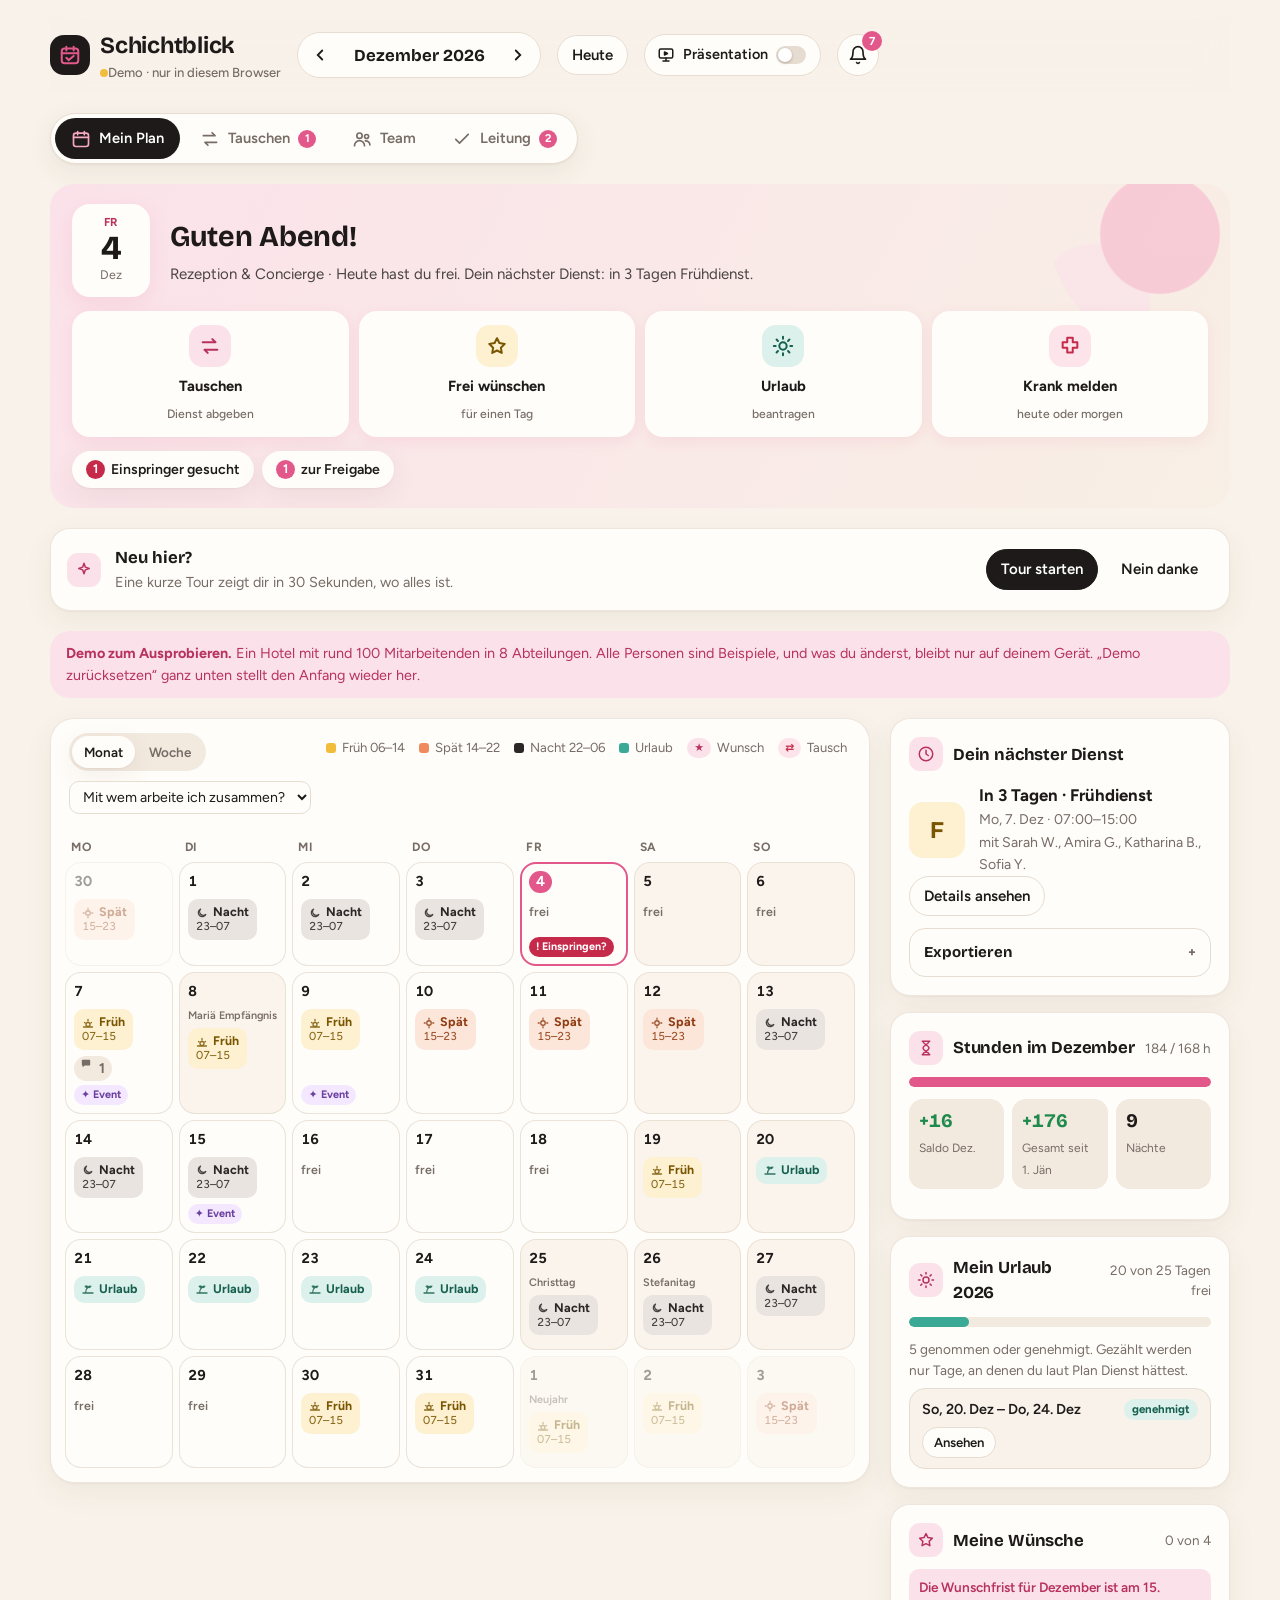
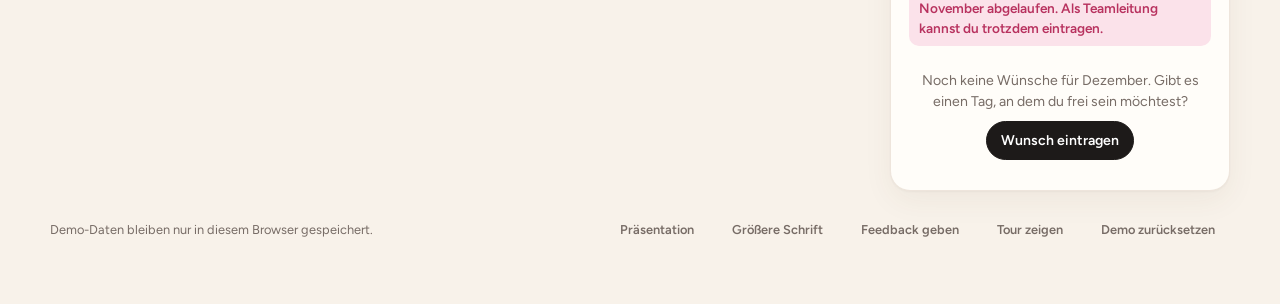
<file: dienstplan/demo.html>
<!doctype html>
<html lang="de">
<head>
<meta charset="utf-8">
<meta name="viewport" content="width=device-width,initial-scale=1,viewport-fit=cover">
<link rel="manifest" href="manifest.webmanifest">
<link rel="apple-touch-icon" href="icons/apple-touch-icon.png">
<link rel="icon" type="image/png" sizes="32x32" href="icons/favicon-32.png">
<link rel="icon" type="image/png" sizes="192x192" href="icons/icon-192.png">
<meta name="theme-color" content="#f8f2ea">
<meta name="apple-mobile-web-app-capable" content="yes">
<meta name="mobile-web-app-capable" content="yes">
<meta name="apple-mobile-web-app-status-bar-style" content="default">
<meta name="apple-mobile-web-app-title" content="Schichtblick">
<meta name="application-name" content="Schichtblick">
<title>Schichtblick Demo</title>
<meta name="claude:viewport-fit-sides" content="cover">
<link rel="preconnect" href="https://fonts.googleapis.com">
<link rel="stylesheet" href="https://fonts.googleapis.com/css2?family=Bricolage+Grotesque:opsz,wght@12..96,600;12..96,700&family=Figtree:wght@400;500;600;700&display=swap">
<style>
/* Layout: persönliche Begrüßung oben, Kalender als Hauptfläche, ruhige Seitenleiste; Tagesdetails als Schublade. Warm, hell, weich. */
:root{
  /* Bewusst nur ein helles Design: Beige, Pink, Schwarz. */
  color-scheme:light;
  --bg:#f8f2ea; --surface:#fffdf9; --surface-2:#f2e9df; --line:#e7dcd0;
  --fg:#1d1a19; --muted:#776c66; --ink:#1d1a19; --ink-fg:#ffffff;
  --accent:#e2588a; --accent-ink:#b8325f; --accent-soft:#fbe2ea; --accent-fg:#ffffff;
  --early:#f2bd3c; --early-soft:#fdf1d2; --early-fg:#7a5500;
  --late:#ef8a5c; --late-soft:#fce6da; --late-fg:#8f3c12;
  --night:#2b2726; --night-soft:#e9e4df; --night-fg:#2b2726;
  --off-soft:#f2e9df; --off-fg:#776c66;
  --vac:#3aa996; --vac-soft:#dcf1ec; --vac-fg:#17604f;
  --warn:#c62a4a; --warn-soft:#fde4ea; --ok:#1e8a4c;
  --hello-a:#fbe2ea; --hello-b:#f8efe5; --sun:#f7b6cb; --weekend:#faf4ec; --glass:rgba(248,242,234,.86);
  --shadow:0 1px 2px rgba(60,40,30,.05),0 8px 28px rgba(90,60,40,.07);
  --display:"Bricolage Grotesque",ui-rounded,"Segoe UI",system-ui,sans-serif;
  --body:"Figtree",system-ui,-apple-system,"Segoe UI",sans-serif;
  --r:20px;
}

*{box-sizing:border-box}
body{background:var(--bg);color:var(--fg);font-family:var(--body);font-size:15px;line-height:1.5;
  padding-left:max(16px,env(safe-area-inset-left,0px));padding-right:max(16px,env(safe-area-inset-right,0px));padding-block:20px 48px}
h1,h2,h3{font-family:var(--display);margin:0;text-wrap:balance;letter-spacing:-.01em}
button{font:inherit;color:inherit;cursor:pointer}
:focus-visible{outline:3px solid var(--accent);outline-offset:2px;border-radius:8px}
.wrap{max-width:1180px;margin:0 auto;display:flex;flex-direction:column;gap:20px}

/* Kopf */
.top{display:flex;align-items:center;gap:16px;flex-wrap:wrap}
.brand{display:flex;align-items:center;gap:10px;margin-right:auto}
.logo{width:40px;height:40px;border-radius:14px;background:var(--ink);display:grid;place-items:center;color:var(--accent)}
.brand h1{font-size:1.45rem}
.brand small{display:block;color:var(--muted);font-size:.82rem;font-family:var(--body);font-weight:500}
.monthnav{display:flex;align-items:center;gap:6px;background:var(--surface);border:1px solid var(--line);border-radius:999px;padding:4px}
.monthnav button{border:0;background:transparent;width:36px;height:36px;border-radius:999px;display:grid;place-items:center}
.monthnav button:hover{background:var(--surface-2)}
.monthnav .label{min-width:150px;text-align:center;font-weight:700;font-family:var(--display);font-size:1.05rem}
.btn{border:1px solid var(--line);background:var(--surface);border-radius:999px;padding:8px 14px;font-weight:600;display:inline-flex;align-items:center;gap:6px}
.btn:hover{background:var(--surface-2)}
.btn.primary{background:var(--ink);border-color:var(--ink);color:var(--ink-fg)}
.btn.primary:hover{filter:brightness(1.05)}
.btn.ghost{border-color:transparent;background:transparent}
.btn.danger{color:var(--warn)}
.btn[disabled]{opacity:.5;cursor:not-allowed}

/* Raster */
.grid{display:grid;grid-template-columns:minmax(0,1fr) 340px;gap:20px;align-items:start}
@media (max-width:960px){.grid{grid-template-columns:minmax(0,1fr)}}

.panel{background:var(--surface);border:1px solid var(--line);border-radius:var(--r);box-shadow:var(--shadow)}
.cal{border-radius:24px}
.cal{padding:14px}
.legend{display:flex;flex-wrap:wrap;gap:8px 14px;padding:4px 4px 12px;font-size:.82rem;color:var(--muted)}
.legend span{display:inline-flex;align-items:center;gap:6px}
.dot{width:10px;height:10px;border-radius:3px;display:inline-block}
.dow,.days{display:grid;grid-template-columns:repeat(7,minmax(0,1fr));gap:6px}
.dow div{font-size:.75rem;text-transform:uppercase;letter-spacing:.06em;color:var(--muted);font-weight:700;padding:0 6px 6px}
.day{position:relative;min-height:104px;border:1px solid var(--line);border-radius:16px;background:var(--surface);padding:8px;text-align:left;display:flex;flex-direction:column;gap:6px;transition:transform .12s ease,box-shadow .12s ease,border-color .12s}
.day:hover{border-color:var(--accent-ink);box-shadow:var(--shadow);transform:translateY(-1px)}
.day.out{opacity:.42}
.day.weekend{background:var(--surface-2)}
.day.today{border:2px solid var(--accent);padding:7px}
.day .num{display:flex;justify-content:space-between;align-items:center;font-weight:700;font-variant-numeric:tabular-nums;font-size:.9rem}
.day.today .num b{background:var(--accent);color:var(--accent-fg);border-radius:999px;padding:0 7px}
.day .hol{font-size:.68rem;color:var(--muted);font-weight:600;line-height:1.2}
.chip{border-radius:10px;padding:5px 7px;font-size:.78rem;font-weight:700;line-height:1.2;display:flex;flex-direction:column}
.chip small{font-weight:500;font-size:.72rem;opacity:.85;font-variant-numeric:tabular-nums}
.chip.F{background:var(--early-soft);color:var(--early-fg);box-shadow:inset 3px 0 0 var(--early)}
.chip.S{background:var(--late-soft);color:var(--late-fg);box-shadow:inset 3px 0 0 var(--late)}
.chip.N{background:var(--night-soft);color:var(--night-fg);box-shadow:inset 3px 0 0 var(--night)}
.chip.U{background:var(--vac-soft);color:var(--vac-fg);box-shadow:inset 3px 0 0 var(--vac)}
.chip.X{background:transparent;color:var(--off-fg);padding-left:0;font-weight:600}
.badges{display:flex;gap:4px;margin-top:auto;flex-wrap:wrap}
.badge{font-size:.68rem;font-weight:700;border-radius:999px;padding:2px 7px;display:inline-flex;align-items:center;gap:3px}
.badge.wish{background:var(--accent-soft);color:var(--accent-ink)}
.badge.swap{background:var(--warn-soft);color:var(--warn)}
.badge.got{background:var(--night-soft);color:var(--night-fg)}
.short{display:none}
@media (max-width:640px){
  .cal{padding:10px}
  .dow,.days{gap:4px}
  .day{min-height:70px;padding:5px;border-radius:10px}
  .day.today{padding:4px}
  .chip{padding:3px 4px;font-size:.8rem;align-items:center;box-shadow:none!important}
  .chip small,.chip .long,.day .hol{display:none}
  .short{display:inline}
  .badge{padding:1px 4px}
  .badge .bt{display:none}
  .monthnav .label{min-width:120px}
}

/* Seitenleiste */
.side{display:flex;flex-direction:column;gap:16px;min-width:0}
.card{padding:18px;display:flex;flex-direction:column;gap:12px}
.card h2{font-size:1.05rem}
.eyebrow{font-size:.72rem;text-transform:uppercase;letter-spacing:.08em;font-weight:700;color:var(--muted)}
.next{display:flex;gap:14px;align-items:center}
.next .big{width:56px;height:56px;border-radius:14px;display:grid;place-items:center;font-family:var(--display);font-size:1.5rem;font-weight:700;flex:none}
.next .big.F{background:var(--early-soft);color:var(--early-fg)}
.next .big.S{background:var(--late-soft);color:var(--late-fg)}
.next .big.N{background:var(--night-soft);color:var(--night-fg)}
.next .big.U{background:var(--vac-soft);color:var(--vac-fg)}
.next .meta{min-width:0}
.next .meta b{display:block;font-size:1.05rem}
.next .meta span{color:var(--muted);font-size:.88rem}
.bar{height:10px;border-radius:999px;background:var(--surface-2);overflow:hidden}
.bar i{display:block;height:100%;background:var(--accent);border-radius:999px;transition:width .4s}
.stats{display:grid;grid-template-columns:repeat(3,1fr);gap:8px}
.stat{background:var(--surface-2);border-radius:14px;padding:8px 10px}
.stat b{display:block;font-family:var(--display);font-size:1.2rem;font-variant-numeric:tabular-nums}
.stat span{font-size:.75rem;color:var(--muted)}
.row{display:flex;justify-content:space-between;align-items:baseline;gap:8px;font-size:.88rem}
.row .muted{color:var(--muted)}
.tabs{display:flex;gap:4px;background:var(--surface-2);border-radius:999px;padding:3px}
.tabs button{flex:1;border:0;background:transparent;border-radius:999px;padding:6px 8px;font-weight:600;font-size:.85rem;color:var(--muted)}
.tabs button[aria-selected="true"]{background:var(--surface);color:var(--fg);box-shadow:var(--shadow)}
.list{display:flex;flex-direction:column;gap:8px}
.item{border:1px solid var(--line);border-radius:16px;background:var(--bg);padding:10px 12px;display:flex;flex-direction:column;gap:6px}
.item .head{display:flex;align-items:center;gap:8px}
.avatar{width:28px;height:28px;border-radius:999px;display:grid;place-items:center;font-size:.75rem;font-weight:700;flex:none;background:var(--accent-soft);color:var(--accent-ink)}
.item .who{font-weight:600;font-size:.9rem;margin-right:auto}
.pill{font-size:.72rem;font-weight:700;border-radius:999px;padding:2px 8px}
.pill.F{background:var(--early-soft);color:var(--early-fg)}
.pill.S{background:var(--late-soft);color:var(--late-fg)}
.pill.N{background:var(--night-soft);color:var(--night-fg)}
.pill.state{background:var(--surface-2);color:var(--muted)}
.pill.okp{background:var(--accent-soft);color:var(--accent-ink)}
.item p{margin:0;font-size:.85rem;color:var(--muted)}
.item .actions{display:flex;gap:6px;flex-wrap:wrap}
.item .actions .btn{padding:5px 11px;font-size:.82rem}
.empty{color:var(--muted);font-size:.88rem;text-align:center;padding:12px}
.deadline{background:var(--accent-soft);color:var(--accent-ink);border-radius:10px;padding:8px 10px;font-size:.85rem;font-weight:600}

/* Schublade */
.scrim{position:fixed;inset:0;background:rgba(15,30,26,.35);opacity:0;pointer-events:none;transition:opacity .2s;z-index:20}
.scrim.open{opacity:1;pointer-events:auto}
.drawer{position:fixed;top:0;right:0;bottom:0;width:min(440px,100%);background:var(--surface);z-index:21;transform:translateX(102%);visibility:hidden;transition:transform .25s ease,visibility .25s;display:flex;flex-direction:column;box-shadow:-10px 0 40px rgba(0,0,0,.15);
  padding-top:env(safe-area-inset-top,0px);padding-bottom:env(safe-area-inset-bottom,0px);padding-right:env(safe-area-inset-right,0px)}
.drawer.open{transform:none;visibility:visible}
@media (max-width:640px){
  .drawer{top:auto;left:0;width:100%;max-height:88%;border-radius:20px 20px 0 0;transform:translateY(102%);padding-left:env(safe-area-inset-left,0px)}
}
.dhead{padding:18px 20px 12px;display:flex;align-items:flex-start;gap:12px;border-bottom:1px solid var(--line)}
.dhead h2{font-size:1.3rem}
.dhead p{margin:2px 0 0;color:var(--muted);font-size:.88rem}
.dhead .x{margin-left:auto;border:0;background:var(--surface-2);width:34px;height:34px;border-radius:999px;display:grid;place-items:center;flex:none}
.dbody{padding:16px 20px 24px;overflow:auto;display:flex;flex-direction:column;gap:18px}
.shiftbox{border-radius:14px;padding:14px 16px;display:flex;align-items:center;gap:14px}
.shiftbox.F{background:var(--early-soft);color:var(--early-fg)}
.shiftbox.S{background:var(--late-soft);color:var(--late-fg)}
.shiftbox.N{background:var(--night-soft);color:var(--night-fg)}
.shiftbox.U{background:var(--vac-soft);color:var(--vac-fg)}
.shiftbox.X{background:var(--surface-2);color:var(--off-fg)}
.shiftbox b{font-family:var(--display);font-size:1.2rem;display:block}
.section{display:flex;flex-direction:column;gap:10px}
.section h3{font-size:.95rem}
.team{display:flex;flex-wrap:wrap;gap:6px}
.team span{display:inline-flex;align-items:center;gap:6px;background:var(--surface-2);border-radius:999px;padding:3px 10px 3px 3px;font-size:.85rem}
.team .avatar{width:24px;height:24px;font-size:.68rem}
.choices{display:flex;flex-wrap:wrap;gap:6px}
.choices label{position:relative}
.choices input{position:absolute;opacity:0;inset:0}
.choices span{display:inline-block;border:1px solid var(--line);border-radius:999px;padding:6px 12px;font-size:.85rem;font-weight:600;cursor:pointer}
.choices input:checked+span{background:var(--accent);border-color:var(--accent-ink);color:var(--accent-fg)}
.choices input:focus-visible+span{outline:3px solid var(--accent);outline-offset:2px}
textarea{width:100%;min-height:70px;border:1px solid var(--line);border-radius:12px;padding:10px 12px;font:inherit;background:var(--bg);color:var(--fg);resize:vertical}
.note{font-size:.85rem;border-radius:12px;padding:10px 12px}
.note.warn{background:var(--warn-soft);color:var(--warn)}
.note.info{background:var(--accent-soft);color:var(--accent-ink)}
.split{display:flex;gap:8px;flex-wrap:wrap}

/* Toast */
.toasts{position:fixed;left:50%;transform:translateX(-50%);bottom:calc(20px + env(safe-area-inset-bottom,0px));display:flex;flex-direction:column;gap:8px;z-index:30;width:min(420px,calc(100% - 32px))}
.toast{background:var(--ink);color:var(--ink-fg);border-radius:12px;padding:11px 14px;font-size:.9rem;font-weight:500;box-shadow:var(--shadow);animation:pop .25s ease}
@keyframes pop{from{transform:translateY(8px);opacity:0}}
footer{color:var(--muted);font-size:.8rem;display:flex;gap:12px;justify-content:space-between;flex-wrap:wrap;align-items:center}
@media (prefers-reduced-motion:reduce){*{transition:none!important;animation:none!important}}
svg{flex:none}
</style>
</head>
<body><style>
[hidden]{display:none!important}
.hello{position:relative;overflow:hidden;border-radius:24px;padding:22px 24px;background:linear-gradient(120deg,var(--hello-a),var(--hello-b));display:flex;flex-wrap:wrap;gap:14px 24px;align-items:center}
.hello::after{content:"";position:absolute;right:-40px;top:-60px;width:220px;height:220px;border-radius:50%;background:radial-gradient(circle,var(--sun) 0 38%,transparent 39%),radial-gradient(circle at 20% 80%,var(--accent-soft) 0 22%,transparent 23%);opacity:.6;pointer-events:none}
@media (max-width:640px){.hello{padding:18px}.hello::after{width:120px;height:120px;right:-55px;top:-60px}}
.hello .txt{min-width:0;flex:1 1 320px;position:relative;z-index:1}
.hello h2{font-size:clamp(1.35rem,3.2vw,1.8rem)}
.hello p{margin:4px 0 0;color:var(--fg);opacity:.8;max-width:62ch}
.hello .chips{display:flex;gap:8px;flex-wrap:wrap;position:relative;z-index:1}
.hello .chips button{border:0;background:var(--surface);border-radius:999px;padding:8px 14px;font-weight:600;font-size:.88rem;box-shadow:var(--shadow);display:inline-flex;gap:6px;align-items:center}
.hello .chips button b{background:var(--accent);color:var(--accent-fg);border-radius:999px;padding:0 7px;font-size:.78rem}
.hello .chips button.urgent b{background:var(--warn);color:#fff}
.hello .chips button:hover{transform:translateY(-1px)}
.status{display:inline-flex;align-items:center;gap:6px}
.status i{width:8px;height:8px;border-radius:999px;background:var(--muted);display:inline-block}
.status.live i{background:var(--ok)}
.status.demo i{background:var(--early)}
.banner{border-radius:var(--r);padding:12px 16px;font-size:.9rem;display:flex;gap:12px;align-items:center;flex-wrap:wrap}
.banner.info{background:var(--accent-soft);color:var(--accent-ink)}
.banner.warn{background:var(--warn-soft);color:var(--warn)}
.banner b{font-weight:700}
.loading{padding:48px 16px;text-align:center;color:var(--muted)}
.lead{border-color:var(--accent)}
.lead .eyebrow{color:var(--accent-ink)}
.urgentcard{border-color:var(--warn);background:linear-gradient(var(--surface),var(--surface)) padding-box}
.urgentcard .eyebrow{color:var(--warn)}
.member{display:flex;align-items:center;gap:8px;font-size:.88rem}
.member .nm{margin-right:auto;min-width:0;overflow:hidden;text-overflow:ellipsis;white-space:nowrap}
select,input[type=date],input[type=number],input[type=text]{font:inherit;font-size:.88rem;border:1px solid var(--line);border-radius:10px;padding:6px 9px;background:var(--surface);color:var(--fg)}
input[type=number]{width:64px}
.wishday{display:flex;gap:8px;align-items:baseline;font-size:.86rem}
.wishday b{min-width:84px;font-variant-numeric:tabular-nums}
.wishday span{color:var(--muted)}
.chip.K{background:var(--warn-soft);color:var(--warn);box-shadow:inset 3px 0 0 var(--warn)}
.shiftbox.K{background:var(--warn-soft);color:var(--warn)}
.big.K{background:var(--warn-soft);color:var(--warn)}
.pill.K,.pill.U{background:var(--vac-soft);color:var(--vac-fg)}
.pill.K{background:var(--warn-soft);color:var(--warn)}
.pill.bad{background:var(--warn-soft);color:var(--warn)}
.badge.msg{background:var(--surface-2);color:var(--muted)}
.badge.sos{background:var(--warn);color:#fff}
.badge.leave{background:var(--vac-soft);color:var(--vac-fg)}
/* Kopfzeile: Glocke */
.bellwrap{position:relative}
.bell{position:relative;width:42px;height:42px;border-radius:999px;border:1px solid var(--line);background:var(--surface);display:grid;place-items:center}
.bell:hover{background:var(--surface-2)}
.bell .count{position:absolute;top:-4px;right:-4px;min-width:20px;height:20px;border-radius:999px;background:var(--accent);color:var(--accent-fg);font-size:.72rem;font-weight:700;display:grid;place-items:center;padding:0 5px}
.notif{position:absolute;right:0;top:50px;width:min(380px,calc(100vw - 32px));max-height:min(70vh,520px);overflow:auto;background:var(--surface);border:1px solid var(--line);border-radius:18px;box-shadow:var(--shadow);z-index:15;padding:10px}
.notif h3{font-size:.95rem;padding:6px 8px 8px}
.nitem{display:flex;gap:10px;padding:9px 8px;border-radius:12px;font-size:.88rem;align-items:flex-start;text-align:left;width:100%;border:0;background:transparent}
.nitem:hover{background:var(--surface-2)}
.nitem.new{background:var(--accent-soft)}
.nitem .dotn{width:8px;height:8px;border-radius:999px;background:var(--accent);margin-top:7px;flex:none}
.nitem.old .dotn{background:var(--line)}
.nitem.urgent .dotn{background:var(--warn)}
.nitem small{display:block;color:var(--muted);font-size:.76rem}
/* Kalender-Umschalter und Besetzung */
.calhead{display:flex;justify-content:space-between;align-items:center;gap:10px;flex-wrap:wrap;padding:0 4px 10px}
.seg{display:inline-flex;background:var(--surface-2);border-radius:999px;padding:3px;gap:2px}
.seg button{border:0;background:transparent;border-radius:999px;padding:6px 12px;font-weight:600;font-size:.84rem;color:var(--muted)}
.seg button[aria-pressed="true"]{background:var(--surface);color:var(--fg);box-shadow:var(--shadow)}
.staff{display:flex;flex-direction:column;gap:3px}
.staff span{display:flex;justify-content:space-between;font-size:.74rem;font-weight:700;border-radius:7px;padding:2px 6px;font-variant-numeric:tabular-nums}
.staff .F{background:var(--early-soft);color:var(--early-fg)}
.staff .S{background:var(--late-soft);color:var(--late-fg)}
.staff .N{background:var(--night-soft);color:var(--night-fg)}
.staff span.low{background:var(--warn);color:#fff}
.day.low{border-color:var(--warn)}
@media (max-width:640px){.staff span{font-size:.66rem;padding:1px 3px}}
/* Einführung */
.intro{display:grid;grid-template-columns:repeat(3,minmax(0,1fr));gap:12px;padding:16px}
.intro .step{display:flex;gap:10px;align-items:flex-start}
.intro .n{width:30px;height:30px;border-radius:999px;background:var(--accent-soft);color:var(--accent-ink);font-weight:700;display:grid;place-items:center;flex:none;font-family:var(--display)}
.intro b{display:block}
.intro p{margin:2px 0 0;font-size:.86rem;color:var(--muted)}
.introfoot{grid-column:1/-1;display:flex;justify-content:space-between;align-items:center;gap:8px;flex-wrap:wrap}
@media (max-width:760px){.intro{grid-template-columns:1fr}}
/* Frag den Plan */
.ask form{display:flex;gap:8px}
.ask input{flex:1;min-width:0}
.suggest{display:flex;gap:6px;flex-wrap:wrap}
.suggest button{border:1px dashed var(--line);background:transparent;border-radius:999px;padding:5px 10px;font-size:.8rem;color:var(--muted)}
.suggest button:hover{border-color:var(--accent);color:var(--accent-ink)}
.answer{background:var(--surface-2);border-radius:14px;padding:12px 14px;font-size:.9rem;white-space:pre-wrap;min-height:0}
/* Tabellen */
.tablewrap{overflow-x:auto}
table.fair{width:100%;border-collapse:collapse;font-size:.84rem;font-variant-numeric:tabular-nums}
table.fair th{font-size:.72rem;text-transform:uppercase;letter-spacing:.05em;color:var(--muted);text-align:right;padding:4px 6px;font-weight:700}
table.fair th:first-child,table.fair td:first-child{text-align:left}
table.fair td{padding:6px;border-top:1px solid var(--line);text-align:right}
table.fair tr.me td{font-weight:700}
table.fair td.hi{color:var(--warn);font-weight:700}
.settings{display:grid;grid-template-columns:1fr auto;gap:8px 12px;align-items:center;font-size:.88rem}
details.sec{border:1px solid var(--line);border-radius:16px;padding:0 14px}
details.sec summary{cursor:pointer;padding:12px 0;font-weight:700;font-family:var(--display);list-style:none;display:flex;justify-content:space-between}
details.sec summary::after{content:"+";color:var(--muted)}
details.sec[open] summary::after{content:"–"}
details.sec>div{padding:0 0 14px;display:flex;flex-direction:column;gap:10px}
.msgs{display:flex;flex-direction:column;gap:8px}
.msg{display:flex;gap:8px;align-items:flex-start;font-size:.88rem}
.msg .bubble{background:var(--surface-2);border-radius:4px 14px 14px 14px;padding:7px 11px;min-width:0;overflow-wrap:anywhere}
.msg .bubble small{display:block;color:var(--muted);font-size:.74rem}
.msg button{border:0;background:transparent;color:var(--muted);font-size:.78rem;margin-left:auto}
.inline{display:flex;gap:8px;align-items:center;flex-wrap:wrap}
.inline input[type=text]{flex:1;min-width:0}
.check{color:var(--ok);font-weight:700}
.btn.wa{border-color:#25a95b;color:#137a3c}
.btn.wa svg{color:#25a95b}
.sharebar{display:flex;gap:6px;flex-wrap:wrap}
.agenda{display:none;flex-direction:column;gap:8px;margin:0 0 14px}
.agenda h3{font-size:.95rem;padding:0 4px}
.arow{display:flex;align-items:center;gap:12px;border:1px solid var(--line);border-radius:16px;padding:11px 12px;background:var(--surface);text-align:left;width:100%}
.arow.today{border:2px solid var(--accent)}
.arow .dt{width:46px;font-weight:700;font-variant-numeric:tabular-nums;line-height:1.2;flex:none}
.arow .dt small{display:block;color:var(--muted);font-weight:500;font-size:.75rem}
.arow .info{min-width:0;flex:1;display:flex;flex-direction:column;gap:2px}
.arow .info b{font-size:.95rem}
.arow .info small{color:var(--muted);font-size:.8rem;overflow:hidden;text-overflow:ellipsis;white-space:nowrap}
.arow .tag{width:36px;height:36px;border-radius:12px;display:grid;place-items:center;font-weight:700;font-family:var(--display);flex:none}
.arow .tag.F{background:var(--early-soft);color:var(--early-fg)}.arow .tag.S{background:var(--late-soft);color:var(--late-fg)}.arow .tag.N{background:var(--night-soft);color:var(--night-fg)}
.arow .tag.U{background:var(--vac-soft);color:var(--vac-fg)}.arow .tag.K{background:var(--warn-soft);color:var(--warn)}.arow .tag.X{background:var(--surface-2);color:var(--muted)}
@media (max-width:640px){
  .top .bellwrap{order:1}.top .monthnav{order:2}.top #todayBtn{order:3}
  .agenda{display:flex}
  .btn{padding:10px 16px}
  .tabs button{padding:9px 8px}
  .item .actions .btn{padding:8px 13px}
}
.copybox{position:fixed;left:50%;transform:translateX(-50%);bottom:calc(16px + env(safe-area-inset-bottom,0px));width:min(480px,calc(100% - 32px));background:var(--surface);border:1px solid var(--line);border-radius:18px;box-shadow:var(--shadow);padding:14px;z-index:31;display:flex;flex-direction:column;gap:8px}
.copybox textarea{min-height:120px;font-size:.85rem}
.invite{display:flex;align-items:center;gap:8px;font-size:.88rem}
.invite .nm{margin-right:auto;min-width:0;overflow:hidden;text-overflow:ellipsis;white-space:nowrap}
.invite button.rm{border:0;background:transparent;color:var(--muted);font-size:.78rem}
.dtabs{display:flex;gap:4px;background:var(--surface-2);border-radius:999px;padding:3px;position:sticky;top:0;z-index:2}
.dtabs button{flex:1;border:0;background:transparent;border-radius:999px;padding:8px 6px;font-weight:600;font-size:.86rem;color:var(--muted);display:inline-flex;justify-content:center;gap:5px;align-items:center}
.dtabs button[aria-selected="true"]{background:var(--surface);color:var(--fg);box-shadow:var(--shadow)}
.dtabs .cnt{background:var(--accent);color:var(--accent-fg);border-radius:999px;font-size:.7rem;padding:0 6px}
.dpane{display:flex;flex-direction:column;gap:18px}
.editrow{display:flex;align-items:center;gap:8px;font-size:.86rem}
.editrow .nm{margin-right:auto;min-width:0;overflow:hidden;text-overflow:ellipsis;white-space:nowrap}
.editrow select{max-width:150px}
.editrow.changed .nm{font-weight:700}
.warnline{color:var(--warn);font-size:.8rem;margin:-4px 0 0 34px}
.toast{display:flex;gap:12px;align-items:center;justify-content:space-between}
.toast button{border:0;background:transparent;color:var(--accent);font-weight:700;font-size:.88rem;padding:2px 4px;flex:none}
.settings input[type=text]{width:150px;font-family:ui-monospace,Menlo,monospace;letter-spacing:.06em}
.settings select{width:auto}
.patprev{grid-column:1/-1;font-size:.78rem;color:var(--muted);font-family:ui-monospace,Menlo,monospace;overflow-x:auto;white-space:nowrap}
.importbox textarea{min-height:110px;font-family:ui-monospace,Menlo,monospace;font-size:.8rem}
.stats4{grid-template-columns:repeat(3,1fr)}
/* ---- Design-Upgrade ---- */
body::before{content:"";position:fixed;inset:0 0 auto;height:env(safe-area-inset-top,0px);z-index:13;background:var(--bg)}
.top{position:sticky;top:env(safe-area-inset-top,0px);z-index:12;background:var(--glass);-webkit-backdrop-filter:blur(14px);backdrop-filter:blur(14px);padding-block:10px;margin-block:-10px 0;border-bottom:1px solid transparent}
.top.scrolled{border-bottom-color:var(--line)}
.panel{border-color:rgba(231,220,208,.7);box-shadow:0 1px 0 rgba(255,255,255,.8) inset,0 1px 2px rgba(60,40,30,.04),0 10px 30px rgba(90,60,40,.06)}
.chead{display:flex;align-items:center;gap:10px}
.chead h2{margin-right:auto;font-size:1.05rem;min-width:0}
.chead .muted{color:var(--muted);font-size:.84rem;text-align:right}
.ic{width:34px;height:34px;border-radius:11px;background:var(--accent-soft);color:var(--accent-ink);display:grid;place-items:center;flex:none}
.lead .ic{background:var(--ink);color:#f7a8c4}
.urgentcard .ic{background:var(--warn-soft);color:var(--warn)}
.sidelabel{font-size:.72rem;text-transform:uppercase;letter-spacing:.12em;font-weight:700;color:var(--muted);padding:8px 6px 0;display:flex;align-items:center;gap:8px}
.sidelabel::after{content:"";flex:1;height:1px;background:var(--line)}
.side .lead{border-color:rgba(29,26,25,.14)}
.day{background:var(--surface);border-color:rgba(231,220,208,.8)}
.day.weekend{background:var(--weekend)}
.day:hover{border-color:var(--accent);box-shadow:0 6px 18px rgba(226,88,138,.12)}
.chip{box-shadow:none!important;border-radius:10px;padding:6px 8px}
@media (min-width:641px){.chip .long{display:flex;align-items:center;gap:5px}}
.chip .long svg{flex:none;opacity:.85}
.day.together{box-shadow:inset 0 0 0 2px var(--accent)}
.badge.with{background:var(--accent);color:#fff}
.hello{padding:20px 22px;gap:14px 20px}
.datebox{background:var(--surface);border-radius:18px;padding:10px 14px 12px;text-align:center;box-shadow:0 6px 20px rgba(226,88,138,.12);min-width:78px;position:relative;z-index:1;flex:none}
.datebox small{display:block;font-size:.72rem;text-transform:uppercase;letter-spacing:.08em;color:var(--accent-ink);font-weight:700}
.datebox b{display:block;font-family:var(--display);font-size:2.1rem;line-height:1.05}
.datebox span{display:block;font-size:.78rem;color:var(--muted)}
.btn{transition:transform .08s ease,background .15s}
.btn:active{transform:scale(.97)}
.btn.primary:hover{filter:none;background:#000}
@keyframes rise{from{transform:translateY(8px)}to{transform:none}}
.cal,.side>.panel{animation:rise .45s cubic-bezier(.2,.7,.2,1) both}
.side>.panel:nth-child(n+4){animation-delay:.05s}
.calbar{display:flex;align-items:center;gap:8px;flex-wrap:wrap;padding:0 4px 12px}
.calbar select{max-width:280px}
.draftbar{display:flex;align-items:center;gap:10px;flex-wrap:wrap;border-radius:14px;padding:10px 12px;margin:0 4px 12px;font-size:.88rem}
.draftbar.draft{background:var(--early-soft);color:var(--early-fg)}
.draftbar.pub{background:var(--surface-2);color:var(--muted)}
.draftbar b{font-weight:700}
.draftbar .btn{margin-left:auto;padding:6px 12px;font-size:.84rem}
.editrow .nm small{display:block;color:var(--accent-ink);font-size:.74rem;font-weight:600;white-space:normal}
.cands{font-size:.85rem;color:var(--muted);margin:0}
.cands b{color:var(--fg)}
.chk{display:flex;align-items:center;gap:10px;font-size:.88rem}
.chk .dot{width:22px;height:22px;border-radius:999px;border:2px solid var(--line);display:grid;place-items:center;flex:none}
.chk.done .dot{background:var(--ok);border-color:var(--ok);color:#fff}
.chk.done span.t{color:var(--muted);text-decoration:line-through}
.chk span.t{margin-right:auto}
.chk .btn{padding:5px 11px;font-size:.8rem}
.vacm{display:flex;gap:10px;font-size:.85rem;align-items:baseline}
.vacm b{min-width:34px;font-variant-numeric:tabular-nums}
.vacm span{color:var(--muted);min-width:0}
.vacm .pill{margin-left:auto;flex:none}
.fbitem{border:1px solid var(--line);border-radius:14px;padding:10px 12px;font-size:.88rem;display:flex;flex-direction:column;gap:6px;background:var(--bg)}
.fbitem small{color:var(--muted)}
.fbbox{position:fixed;left:50%;transform:translateX(-50%);bottom:calc(16px + env(safe-area-inset-bottom,0px));width:min(480px,calc(100% - 32px));background:var(--surface);border:1px solid var(--line);border-radius:20px;box-shadow:0 20px 50px rgba(60,40,30,.18);padding:16px;z-index:31;display:flex;flex-direction:column;gap:10px}
.closedpill{background:var(--ink);color:#fff;border-radius:999px;padding:2px 9px;font-size:.72rem;font-weight:700}
a.btn{text-decoration:none}
.maincol{display:flex;flex-direction:column;gap:16px;min-width:0}
.teamgrid{display:grid;grid-template-columns:repeat(2,minmax(0,1fr));gap:16px;align-items:start}
.teamgrid .teamlabel{grid-column:1/-1}
.teamgrid>section:first-of-type{grid-row:span 2}
@media (max-width:760px){.teamgrid{grid-template-columns:minmax(0,1fr)}.teamgrid>section:first-of-type{grid-row:auto}}
.teamgrid>.panel{animation:rise .45s cubic-bezier(.2,.7,.2,1) both}
@media (prefers-reduced-motion:reduce){.cal,.side>.panel,.teamgrid>.panel{animation:none}}
/* ---- Bereiche ---- */
[data-tabs]:not(.tab-on){display:none!important}
.calhead .seg{display:none}
.hello .chips button.urgent{background:var(--surface)}
@media (max-width:760px){
  .top{position:static;background:transparent;-webkit-backdrop-filter:none;backdrop-filter:none}
  .hello{display:grid;grid-template-columns:auto minmax(0,1fr);align-items:center}
  .hello .qa,.hello .chips{grid-column:1/-1}
  .datebox{min-width:58px;padding:6px 10px 8px}
  .datebox b{font-size:1.55rem}
  .hello h2{font-size:1.3rem}
  .calbar{display:none}
}
.sidelabel{display:none!important}
.tabbar{display:flex;gap:4px;background:var(--surface);border:1px solid var(--line);border-radius:999px;padding:4px;box-shadow:var(--shadow);align-self:flex-start}
.tabbar button{border:0;background:transparent;border-radius:999px;padding:9px 16px;font-weight:600;font-size:.92rem;color:var(--muted);display:inline-flex;align-items:center;gap:8px;position:relative}
.tabbar button:hover{color:var(--fg)}
.tabbar button[aria-current="page"]{background:var(--ink);color:#fff}
.tabbar button[aria-current="page"] svg{color:#f7a8c4}
.tbadge{background:var(--accent);color:#fff;border-radius:999px;font-size:.7rem;min-width:18px;height:18px;padding:0 5px;display:inline-grid;place-items:center}
body[data-tab="tausch"] .grid,body[data-tab="leitung"] .grid,body[data-tab="team"] .grid{grid-template-columns:minmax(0,1fr)}
body[data-tab="tausch"] .maincol,body[data-tab="leitung"] .maincol{display:none}
body[data-tab="team"] .side{display:none}
body[data-tab="tausch"] .side,body[data-tab="leitung"] .side{display:grid;grid-template-columns:repeat(auto-fill,minmax(min(100%,360px),1fr));gap:16px;align-items:start}
body[data-tab="tausch"] .monthnav,body[data-tab="tausch"] #todayBtn,body[data-tab="leitung"] .monthnav,body[data-tab="leitung"] #todayBtn{visibility:hidden}
@media (max-width:760px){
  .tabbar{position:fixed;left:0;right:0;bottom:0;z-index:14;border-radius:22px 22px 0 0;border-width:1px 0 0;justify-content:space-around;padding:6px max(10px,env(safe-area-inset-right,0px)) calc(6px + env(safe-area-inset-bottom,0px)) max(10px,env(safe-area-inset-left,0px));box-shadow:0 -6px 24px rgba(60,40,30,.08)}
  .tabbar button{flex-direction:column;gap:3px;font-size:.72rem;padding:7px 4px;border-radius:14px;flex:1}
  .tabbar button[aria-current="page"]{background:var(--accent-soft);color:var(--accent-ink)}
  .tabbar button[aria-current="page"] svg{color:var(--accent-ink)}
  .tbadge{position:absolute;top:2px;right:calc(50% - 22px)}
  body{padding-bottom:calc(96px + env(safe-area-inset-bottom,0px))}
  .toasts{bottom:calc(92px + env(safe-area-inset-bottom,0px))}
  body[data-tab="tausch"] .monthnav,body[data-tab="tausch"] #todayBtn,body[data-tab="leitung"] .monthnav,body[data-tab="leitung"] #todayBtn{display:none}
}
/* ---- Große Aktionsknöpfe ---- */
.qa{display:grid;grid-template-columns:repeat(4,minmax(0,1fr));gap:10px;width:100%;position:relative;z-index:1}
.qa button{border:0;background:var(--surface);border-radius:18px;padding:14px 10px;display:flex;flex-direction:column;align-items:center;gap:8px;font-weight:700;font-size:.92rem;box-shadow:0 4px 14px rgba(226,88,138,.1);transition:transform .1s}
.qa button:hover{transform:translateY(-2px)}
.qa button .qi{width:42px;height:42px;border-radius:14px;display:grid;place-items:center}
.qa button small{font-weight:500;color:var(--muted);font-size:.76rem;text-align:center}
.qa .q1 .qi{background:var(--accent-soft);color:var(--accent-ink)}.qa .q2 .qi{background:var(--early-soft);color:var(--early-fg)}.qa .q3 .qi{background:var(--vac-soft);color:var(--vac-fg)}.qa .q4 .qi{background:var(--warn-soft);color:var(--warn)}
@media (max-width:640px){.qa{grid-template-columns:repeat(2,minmax(0,1fr))}.qa button small{display:none}}
.pickbar{display:flex;align-items:center;gap:10px;flex-wrap:wrap;background:var(--ink);color:#fff;border-radius:16px;padding:12px 14px;margin:0 4px 12px;font-size:.92rem}
.pickbar b{color:#f7a8c4}
.pickbar button{margin-left:auto;border:0;background:rgba(255,255,255,.14);color:#fff;border-radius:999px;padding:6px 12px;font-weight:600}
.days.picking .day:not(.pickable),.agenda.picking .arow:not(.pickable),.weeklist.picking [data-d]:not(.pickable){opacity:.4}
.days.picking .day.pickable,.agenda.picking .arow.pickable{border-color:var(--accent);box-shadow:0 0 0 2px var(--accent-soft)}
.helpcard{background:linear-gradient(135deg,var(--surface),var(--accent-soft))}
.calhead .viewseg{display:inline-flex}
body[data-tab="team"] .agenda{display:none!important}
.deptbar{display:flex;align-items:center;gap:10px;flex-wrap:wrap;padding:0 4px 12px}
.deptbar select{max-width:260px}
.teamhead{font-size:.72rem;text-transform:uppercase;letter-spacing:.1em;font-weight:700;color:var(--muted);padding:10px 2px 2px}
.member select{max-width:150px}
@media (max-width:640px){.member{flex-wrap:wrap}.member select{max-width:48%}}
.banner select{margin-left:auto}
.badge.ev{background:#f3e8ff;color:#6b3fa0}
.badge.ev.joined{background:#6b3fa0;color:#fff}
.evitem .bar{margin:2px 0}
.evform{display:flex;flex-direction:column;gap:8px}
.evform .inline{gap:6px}
.occ{font-size:.68rem;font-weight:700;color:var(--muted);margin-top:-2px}
.day{position:relative}
.occgrid{display:grid;grid-template-columns:repeat(auto-fill,minmax(96px,1fr));gap:6px}
.occday{display:flex;flex-direction:column;gap:3px;font-size:.76rem;color:var(--muted);font-weight:600}
.occday input{width:100%}
.occbox{background:var(--surface-2);border-radius:14px;padding:12px}
/* Präsentations-Startbildschirm */
/* Klickbares Logo */
.brandlink{cursor:pointer;border-radius:16px;padding:4px 10px 4px 4px;margin:-4px -10px -4px -4px;transition:background .15s}
.brandlink:hover{background:var(--surface-2)}
.brandlink:hover .logo{transform:rotate(-6deg)}
.brandlink .logo{transition:transform .2s}
#stLogo{cursor:pointer}
/* Unternehmensvorstellung The Rosé */
.hotel{position:fixed;inset:0;z-index:70;background:var(--bg);overflow-y:auto;overscroll-behavior:contain;-webkit-overflow-scrolling:touch;animation:htin .35s cubic-bezier(.2,.7,.2,1)}
@keyframes htin{from{transform:translateY(14px)}to{transform:none}}
.htbar{position:sticky;top:0;z-index:2;display:flex;align-items:center;justify-content:space-between;gap:12px;background:var(--glass);-webkit-backdrop-filter:blur(14px);backdrop-filter:blur(14px);border-bottom:1px solid var(--line);
  padding:calc(12px + env(safe-area-inset-top,0px)) max(16px,env(safe-area-inset-right,0px)) 12px max(16px,env(safe-area-inset-left,0px))}
.htbrand{display:flex;align-items:center;gap:10px}
.htbrand b{display:block;font-family:var(--display);font-size:1.15rem;line-height:1.1}
.htbrand small{color:var(--muted);font-size:.8rem}
.htmark{width:38px;height:38px;border-radius:12px;background:linear-gradient(135deg,#f7b6cb,var(--accent));color:#fff;font-family:var(--display);font-weight:700;font-size:1.25rem;display:grid;place-items:center}
.htclose{border:0;border-radius:999px;background:var(--ink);color:#fff;font:inherit;font-weight:700;font-size:.95rem;padding:11px 18px;cursor:pointer;box-shadow:0 8px 22px rgba(29,26,25,.18)}
.htclose span{color:#f7a8c4;margin-left:4px}
.htwrap{max-width:1080px;margin:0 auto;display:flex;flex-direction:column;gap:28px;padding:24px max(16px,env(safe-area-inset-right,0px)) calc(48px + env(safe-area-inset-bottom,0px)) max(16px,env(safe-area-inset-left,0px))}
.htvideo{position:relative;border-radius:var(--r);overflow:hidden;aspect-ratio:16/9;max-height:72vh;width:100%;max-width:100%;
  background:radial-gradient(900px 500px at 80% 0%,#f7c9d8,transparent 60%),radial-gradient(700px 500px at 0% 100%,#efd9c5,transparent 60%),linear-gradient(135deg,#f3e3d6,#f6d5df);box-shadow:0 24px 60px rgba(90,60,40,.16)}
.htvideo video{position:absolute;inset:0;width:100%;height:100%;object-fit:cover}
.htcover{position:absolute;inset:0;display:flex;flex-direction:column;justify-content:flex-end;padding:clamp(18px,4vw,40px);background:linear-gradient(180deg,rgba(29,26,25,0) 35%,rgba(60,30,40,.55) 100%);transition:opacity .3s}
.htvideo.playing .htcover{opacity:0;pointer-events:none}
.htplay{position:absolute;top:50%;left:50%;transform:translate(-50%,-50%);width:78px;height:78px;border-radius:50%;border:0;background:rgba(255,253,249,.92);color:var(--accent-ink);display:grid;place-items:center;cursor:pointer;box-shadow:0 12px 30px rgba(0,0,0,.2);transition:transform .15s}
.htplay:hover{transform:translate(-50%,-50%) scale(1.06)}
.htplay svg{margin-left:4px}
.htkicker{margin:0 0 6px;color:#fbe2ea;text-transform:uppercase;letter-spacing:.14em;font-weight:700;font-size:.78rem}
.hthero h1{color:#fff;font-size:clamp(1.7rem,4.4vw,3.2rem);line-height:1.05;max-width:20ch;text-shadow:0 2px 20px rgba(0,0,0,.18)}
.htvnote{position:absolute;left:12px;right:12px;bottom:12px;margin:0;background:rgba(255,253,249,.92);color:var(--fg);border-radius:12px;padding:8px 12px;font-size:.82rem}
.htvnote code{background:var(--accent-soft);color:var(--accent-ink);border-radius:6px;padding:1px 5px}
.htlead{font-size:clamp(1.1rem,2vw,1.35rem);line-height:1.6;max-width:62ch;margin:0;color:var(--fg)}
.htfacts{list-style:none;margin:0;padding:0;display:grid;grid-template-columns:repeat(4,minmax(0,1fr));gap:12px}
.htfacts li{background:var(--surface);border-radius:var(--r);padding:16px 18px;box-shadow:var(--shadow);display:flex;flex-direction:column}
.htfacts b{font-family:var(--display);font-size:1.7rem;color:var(--accent-ink);line-height:1.1}
.htfacts span{color:var(--muted);font-size:.9rem}
.htsec{background:var(--surface);border-radius:var(--r);padding:clamp(20px,4vw,36px);box-shadow:var(--shadow);display:flex;flex-direction:column;gap:10px}
.htnum{margin:0;font-family:var(--display);font-weight:700;color:var(--accent);font-size:.95rem;letter-spacing:.1em}
.htsec h2{font-size:clamp(1.4rem,3vw,2rem)}
.htsec p{margin:0;font-size:1.03rem;line-height:1.7;max-width:68ch}
.htgrid{display:grid;gap:14px}
.htgrid.g3{grid-template-columns:1.2fr 1fr;grid-template-rows:repeat(2,minmax(160px,1fr))}
.htgrid.g3 .tall{grid-row:span 2}
.htgrid.g4{grid-template-columns:repeat(3,minmax(0,1fr))}
.htgrid.g4 .wide{aspect-ratio:4/3}
.htgrid.g2{grid-template-columns:repeat(2,minmax(0,1fr))}
.htgrid.g6{grid-template-columns:repeat(3,minmax(0,1fr))}
.hv{position:relative;margin:0;border-radius:var(--r);overflow:hidden;aspect-ratio:16/9;max-width:100%;background:linear-gradient(135deg,#f3e3d6,#f6d5df);box-shadow:0 20px 50px rgba(90,60,40,.14)}
.hv video{position:absolute;inset:0;width:100%;height:100%;object-fit:cover}
.hv figcaption{position:absolute;left:0;right:0;bottom:0;padding:clamp(14px,3vw,26px);display:flex;flex-direction:column;gap:2px;color:#fff;background:linear-gradient(180deg,rgba(29,26,25,0),rgba(60,30,40,.6));pointer-events:none;transition:opacity .3s}
.hv figcaption b{font-family:var(--display);font-size:clamp(1.2rem,2.6vw,1.7rem)}
.hv figcaption span:last-child{font-size:.9rem;opacity:.9}
.hvk{align-self:flex-start;background:rgba(255,253,249,.92);color:var(--accent-ink);border-radius:999px;padding:2px 10px;font-size:.72rem;font-weight:700;letter-spacing:.08em;text-transform:uppercase;margin-bottom:6px}
.hvsound{position:absolute;top:14px;right:14px;border:0;border-radius:999px;background:rgba(255,253,249,.94);color:var(--fg);font:inherit;font-weight:700;font-size:.85rem;padding:8px 14px;display:inline-flex;gap:6px;align-items:center;cursor:pointer;box-shadow:0 6px 18px rgba(0,0,0,.15)}
.hvsound svg{color:var(--accent-ink)}
.hv.sound figcaption,.hv.sound .hvsound{opacity:0;pointer-events:none}
.hm{position:relative;margin:0;border-radius:var(--r);overflow:hidden;min-height:180px;aspect-ratio:4/3;max-width:100%;
  background:radial-gradient(400px 260px at 75% 15%,#f7c9d8,transparent 65%),radial-gradient(380px 260px at 10% 95%,#ead7c4,transparent 65%),linear-gradient(135deg,#f4e6da,#f8dbe4);box-shadow:var(--shadow)}
.htgrid.g3 .hm{aspect-ratio:auto}
.hm img{position:absolute;inset:0;width:100%;height:100%;object-fit:cover;filter:saturate(.85) sepia(.14) brightness(1.03);transition:transform .6s ease}
.hm img[src^="media/"]{filter:none}
.hm::after{content:"";position:absolute;inset:0;background:linear-gradient(180deg,rgba(247,182,203,.10),rgba(29,26,25,.35));pointer-events:none}
.hm:hover img{transform:scale(1.04)}
.hm figcaption{position:absolute;left:14px;bottom:12px;z-index:1;color:#fff;font-weight:600;font-size:.92rem;text-shadow:0 1px 10px rgba(0,0,0,.3)}
.hm.noimg img{display:none}
.hm.noimg::after{background:none}
.hm.noimg figcaption{color:var(--accent-ink);text-shadow:none;font-family:var(--display);font-size:1.05rem}
.htdepts{list-style:none;margin:6px 0 0;padding:0;display:flex;flex-wrap:wrap;gap:8px}
.htdepts li{background:var(--accent-soft);color:var(--accent-ink);border-radius:999px;padding:6px 12px;font-weight:600;font-size:.88rem}
.htfoot{display:flex;flex-direction:column;align-items:center;gap:10px;text-align:center;padding-top:8px}
.htfoot p{margin:0}
.htcredit{color:var(--muted);font-size:.8rem}
@media (max-width:760px){.htfacts{grid-template-columns:repeat(2,minmax(0,1fr))}.htgrid.g3,.htgrid.g4,.htgrid.g2{grid-template-columns:1fr;grid-template-rows:none}.htgrid.g6{grid-template-columns:repeat(2,minmax(0,1fr))}.hv{aspect-ratio:4/3}.hvsound{top:10px;right:10px;padding:7px 11px;font-size:.8rem}.htgrid.g3 .tall{grid-row:auto;aspect-ratio:4/3}.htgrid.g3 .hm{aspect-ratio:4/3}.htgrid.g4 .wide{aspect-ratio:4/3}.htvideo{aspect-ratio:4/5;max-height:70vh}}
@media (prefers-reduced-motion:reduce){.hotel{animation:none}.hm img{transition:none}}
.stswitch{display:inline-flex;align-items:center;gap:8px;height:42px;padding:0 14px 0 12px;border-radius:999px;border:1px solid var(--line);background:var(--surface);color:var(--fg);font:inherit;font-weight:600;font-size:.9rem;cursor:pointer;position:relative}
.stswitch:hover{background:var(--surface-2)}
.stswitch .stdot{width:30px;height:18px;border-radius:999px;background:var(--line);position:relative;transition:background .2s;flex:none}
.stswitch .stdot::after{content:"";position:absolute;top:2px;left:2px;width:14px;height:14px;border-radius:50%;background:#fff;box-shadow:0 1px 3px rgba(0,0,0,.25);transition:transform .2s}
.stswitch[aria-pressed="true"]{background:var(--ink);color:#fff;border-color:var(--ink)}
.stswitch[aria-pressed="true"] .stdot{background:var(--accent)}
.stswitch[aria-pressed="true"] .stdot::after{transform:translateX(12px)}
@media (max-width:640px){.stswitch .sttxt{display:none}.stswitch{padding:0 10px}.top .stswitch{order:1}}
@media (max-width:480px){.top .stswitch{display:none!important}}
.stoff{position:fixed;top:calc(16px + env(safe-area-inset-top,0px));right:max(16px,env(safe-area-inset-right,0px));z-index:61;border:0;border-radius:999px;background:var(--ink);color:#fff;font:inherit;font-weight:700;font-size:.92rem;padding:10px 16px;cursor:pointer;box-shadow:0 8px 24px rgba(0,0,0,.2)}
.stoff span{color:#f7a8c4;margin-left:4px}
.stage{position:fixed;inset:0;z-index:60;background:radial-gradient(1200px 600px at 85% 10%,var(--hello-a),transparent 60%),radial-gradient(900px 500px at 0% 100%,var(--accent-soft),transparent 60%),var(--bg);overflow:auto;
  padding:max(24px,env(safe-area-inset-top,0px)) max(24px,env(safe-area-inset-right,0px)) max(24px,env(safe-area-inset-bottom,0px)) max(24px,env(safe-area-inset-left,0px));display:grid;place-items:center}
.stinner{width:min(1100px,100%);display:grid;grid-template-columns:minmax(0,1.25fr) minmax(0,.9fr);gap:48px;align-items:center}
.stlogo{width:72px;height:72px;border-radius:22px;background:var(--ink);color:#f7a8c4;display:grid;place-items:center;margin-bottom:18px;box-shadow:0 14px 34px rgba(29,26,25,.25)}
.stkicker{margin:0;text-transform:uppercase;letter-spacing:.14em;font-weight:700;font-size:.85rem;color:var(--accent-ink)}
.stage h1{font-size:clamp(3rem,7vw,5.4rem);line-height:1;margin:.15em 0 .2em;letter-spacing:-.03em}
.stsub{font-size:clamp(1.1rem,1.8vw,1.4rem);margin:0 0 26px;max-width:32ch;color:var(--fg);opacity:.85}
.stfacts{list-style:none;padding:0;margin:0 0 30px;display:grid;grid-template-columns:repeat(2,minmax(0,1fr));gap:12px}
.stfacts li{background:var(--surface);border-radius:18px;padding:14px 16px;display:flex;flex-direction:column;gap:2px;box-shadow:var(--shadow)}
.stfacts b{font-family:var(--display);font-size:1.6rem;color:var(--accent-ink);line-height:1.1}
.stfacts span{font-size:.92rem;color:var(--muted)}
.stbtn{font-size:1.05rem;padding:14px 24px}
.stright{display:flex;flex-direction:column;align-items:center;text-align:center;gap:10px}
.stqr{background:#fff;border-radius:28px;padding:22px;box-shadow:0 24px 60px rgba(90,60,40,.18)}
.stqr img{display:block;width:min(280px,60vw);height:auto;image-rendering:pixelated}
.stscan{font-family:var(--display);font-weight:700;font-size:1.35rem;margin:10px 0 0}
.stnote{margin:0;color:var(--muted);max-width:30ch}
.sturl{margin:0;font-size:.8rem;color:var(--muted);word-break:break-all;max-width:36ch}
@media (max-width:820px){.stinner{grid-template-columns:1fr;gap:28px}.stfacts{grid-template-columns:1fr 1fr}}
.tourinv{display:flex;align-items:center;gap:14px;flex-wrap:wrap;grid-column:1/-1}
.tourinv>div:nth-child(2){flex:1;min-width:200px}
.tourinv b{font-family:var(--display);font-size:1.05rem}
.tourinv p{margin:2px 0 0;color:var(--muted);font-size:.9rem}
.intro{display:block}
/* Woche */
.weeklist{display:flex;flex-direction:column;gap:8px}
.weeklist .arow{padding:14px}
.weeklist .arow .info small{white-space:normal}
.wrow{display:grid;grid-template-columns:70px minmax(0,1fr);gap:12px;align-items:start;border:1px solid var(--line);border-radius:16px;padding:12px 14px;background:var(--surface);text-align:left;width:100%}
.wrow.today{border:2px solid var(--accent)}
.wrow.weekend{background:var(--weekend)}
.wrow .dt{font-weight:700;line-height:1.2}.wrow .dt small{display:block;color:var(--muted);font-weight:500;font-size:.78rem}
.wrow .lines{display:flex;flex-direction:column;gap:5px;min-width:0}
.wrow .ln{display:flex;gap:8px;align-items:baseline;font-size:.86rem;min-width:0}
.wrow .ln .pill{flex:none;min-width:58px;text-align:center}
.wrow .ln span:last-child{color:var(--muted);min-width:0}
/* Bestätigung */
.confirm{position:fixed;inset:0;background:rgba(29,26,25,.35);z-index:40;display:grid;place-items:center;padding:16px}
.cbox{background:var(--surface);border-radius:22px;padding:22px;width:min(440px,100%);box-shadow:0 30px 60px rgba(0,0,0,.2);display:flex;flex-direction:column;gap:12px}
.cbox h3{font-size:1.2rem}
.cbox #cText{font-size:.95rem;color:var(--fg)}
.cbox #cText p{margin:0 0 6px}
.cbox #cText .muted{color:var(--muted);font-size:.86rem}
.cbox .split .btn{padding:11px 18px}
/* Tour */
.tour{position:fixed;inset:0;z-index:45}
.tring{position:fixed;border-radius:18px;box-shadow:0 0 0 9999px rgba(29,26,25,.55);transition:all .3s ease;pointer-events:none}
.tcard{position:fixed;background:var(--surface);border-radius:18px;padding:16px;width:min(340px,calc(100vw - 32px));box-shadow:0 20px 50px rgba(0,0,0,.25);display:flex;flex-direction:column;gap:8px;transition:top .3s ease,left .3s ease}
.tcard small{color:var(--accent-ink);font-weight:700;text-transform:uppercase;letter-spacing:.08em;font-size:.72rem}
.tcard p{margin:0;font-size:.95rem}
/* Schriftgröße */
body.big .wrap,body.big .drawer,body.big .tabbar,body.big .confirm,body.big .fbbox{zoom:1.15}
/* iPad und Touch */
@media (min-width:761px) and (max-width:960px){
  .side{display:grid;grid-template-columns:repeat(2,minmax(0,1fr));gap:16px;align-items:start}
  .drawer{width:min(480px,100%)}
}
@media (pointer:coarse){
  .btn{min-height:44px}
  .tabs button,.dtabs button{min-height:40px}
  .day{min-height:92px}
  select,input[type=text],input[type=number],input[type=date]{min-height:42px;font-size:16px}
  textarea{font-size:16px}
  .day:hover{transform:none}
}
@media (hover:none){.qa button:hover,.btn:hover{transform:none}}
</style>

<div class="wrap">
  <header class="top">
    <div class="brand brandlink" id="brandBtn" role="button" tabindex="0" aria-haspopup="dialog" aria-controls="hotel" title="Über das Hotel The Rosé" aria-label="Schichtblick, Unternehmensvorstellung The Rosé öffnen">
      <div class="logo" aria-hidden="true"><svg width="22" height="22" viewBox="0 0 24 24" fill="none" stroke="currentColor" stroke-width="2.2" stroke-linecap="round"><rect x="3" y="5" width="18" height="16" rx="3"/><path d="M3 10h18M8 3v4M16 3v4"/><path d="M8 15l2.5 2.5L16 13"/></svg></div>
      <div><h1>Schichtblick</h1><small class="status" id="status"><i></i><span>Verbinde …</span></small></div>
    </div>
    <div class="monthnav" role="group" aria-label="Monat wählen">
      <button id="prev" aria-label="Vorheriger Monat"><svg width="18" height="18" viewBox="0 0 24 24" fill="none" stroke="currentColor" stroke-width="2.4" stroke-linecap="round"><path d="M15 18l-6-6 6-6"/></svg></button>
      <div class="label" id="monthLabel" aria-live="polite"></div>
      <button id="next" aria-label="Nächster Monat"><svg width="18" height="18" viewBox="0 0 24 24" fill="none" stroke="currentColor" stroke-width="2.4" stroke-linecap="round"><path d="M9 18l6-6-6-6"/></svg></button>
    </div>
    <button class="btn" id="todayBtn">Heute</button>
    <button class="stswitch" id="stToggle" hidden aria-pressed="false" title="Präsentation ein- oder ausschalten (Taste P)"><svg width="18" height="18" viewBox="0 0 24 24" fill="none" stroke="currentColor" stroke-width="2" stroke-linecap="round" stroke-linejoin="round"><rect x="3" y="4" width="18" height="12" rx="2"/><path d="M12 16v4M8 20h8"/><path d="M10 8l4 2-4 2z" fill="currentColor"/></svg><span class="sttxt">Präsentation</span><span class="stdot" aria-hidden="true"></span></button>
    <div class="bellwrap">
      <button class="bell" id="bell" aria-label="Benachrichtigungen" aria-expanded="false"><svg width="20" height="20" viewBox="0 0 24 24" fill="none" stroke="currentColor" stroke-width="2" stroke-linecap="round" stroke-linejoin="round"><path d="M6 8a6 6 0 1 1 12 0c0 7 3 9 3 9H3s3-2 3-9"/><path d="M10.3 21a1.9 1.9 0 0 0 3.4 0"/></svg><span class="count" id="bellCount" hidden></span></button>
      <div class="notif" id="notif" hidden role="region" aria-label="Benachrichtigungen"></div>
    </div>
  </header>

  <nav class="tabbar" id="tabbar" aria-label="Bereiche">
    <button type="button" data-tab="plan" aria-current="page"><svg width="20" height="20" viewBox="0 0 24 24" fill="none" stroke="currentColor" stroke-width="2" stroke-linecap="round" stroke-linejoin="round"><rect x="3" y="5" width="18" height="16" rx="3"/><path d="M3 10h18M8 3v4M16 3v4"/></svg><span>Mein Plan</span></button>
    <button type="button" data-tab="tausch"><svg width="20" height="20" viewBox="0 0 24 24" fill="none" stroke="currentColor" stroke-width="2" stroke-linecap="round" stroke-linejoin="round"><path d="M4 8h14l-3.5-3.5M20 16H6l3.5 3.5"/></svg><span>Tauschen</span><b class="tbadge" id="tbTausch" hidden></b></button>
    <button type="button" data-tab="team"><svg width="20" height="20" viewBox="0 0 24 24" fill="none" stroke="currentColor" stroke-width="2" stroke-linecap="round" stroke-linejoin="round"><circle cx="9" cy="8" r="3.2"/><path d="M3 20a6 6 0 0 1 12 0"/><circle cx="17.5" cy="9" r="2.4"/><path d="M16 14.3a5 5 0 0 1 5.5 4.7"/></svg><span>Team</span></button>
    <button type="button" data-tab="leitung" id="tabLead" hidden><svg width="20" height="20" viewBox="0 0 24 24" fill="none" stroke="currentColor" stroke-width="2" stroke-linecap="round" stroke-linejoin="round"><path d="M4.5 12.5l4.5 4.5L19.5 6.5"/></svg><span>Leitung</span><b class="tbadge" id="tbLead" hidden></b></button>
  </nav>
  <section class="hello" id="hello" aria-live="polite" data-tabs="plan"><div class="txt"><h2>Willkommen bei Schichtblick</h2><p>Dein Dienstplan wird geladen …</p></div></section>

  <section class="panel intro" id="intro" hidden aria-label="Kurze Tour" data-tabs="plan">
    <div class="tourinv"><span class="ic" aria-hidden="true"><svg width="18" height="18" viewBox="0 0 24 24" fill="none" stroke="currentColor" stroke-width="2" stroke-linecap="round" stroke-linejoin="round"><path d="M12 3l1.8 5.2L19 10l-5.2 1.8L12 17l-1.8-5.2L5 10l5.2-1.8z"/></svg></span>
      <div><b>Neu hier?</b><p>Eine kurze Tour zeigt dir in 30 Sekunden, wo alles ist.</p></div>
      <div class="split"><button class="btn primary" id="tourStart">Tour starten</button><button class="btn ghost" id="introOk">Nein danke</button></div></div>
  </section>

  <div id="banner"></div>

  <div class="grid">
    <div class="maincol">
    <main class="panel cal" data-tabs="plan team">
      <div class="calhead">
        <div class="seg" role="group" aria-label="Kalenderansicht">
          <button id="modeMe" aria-pressed="true">Mein Plan</button>
          <button id="modeTeam" aria-pressed="false">Besetzung</button>
        </div>
        <div class="seg viewseg" role="group" aria-label="Ansicht"><button id="viewMonth" aria-pressed="true">Monat</button><button id="viewWeek" aria-pressed="false">Woche</button></div>
        <div class="legend" aria-label="Legende" id="legend"></div>
      </div>
      <div class="calbar" id="calbar"><select id="withSel" aria-label="Mit wem arbeite ich zusammen?"></select><span class="muted" id="withInfo" style="font-size:.84rem"></span></div>
      <div class="deptbar" id="deptBar"></div>
      <div id="draftBar"></div>
      <div id="pickBar"></div>
      <div class="agenda" id="agenda"></div>
      <div class="weeklist" id="weekList" hidden></div>
      <div class="dow" aria-hidden="true" id="dowRow"><div>Mo</div><div>Di</div><div>Mi</div><div>Do</div><div>Fr</div><div>Sa</div><div>So</div></div>
      <div class="days" id="days"><div class="loading" style="grid-column:1/-1">Dienstplan wird geladen …</div></div>
    </main>
    <div class="teamgrid" data-tabs="team">
      <div class="sidelabel teamlabel">Team</div>
      <section class="panel card" aria-labelledby="teamH" data-tabs="team">
        <div class="chead"><span class="ic" aria-hidden="true"><svg width="18" height="18" viewBox="0 0 24 24" fill="none" stroke="currentColor" stroke-width="2" stroke-linecap="round" stroke-linejoin="round"><circle cx="9" cy="8" r="3.2"/><path d="M3 20a6 6 0 0 1 12 0"/><circle cx="17.5" cy="9" r="2.4"/><path d="M16 14.3a5 5 0 0 1 5.5 4.7"/></svg></span><h2 id="teamH">Team</h2><span class="muted" id="teamCount"></span></div>
        <div class="inline"><input type="text" id="teamSearch" placeholder="Name suchen …" aria-label="Name suchen" autocomplete="off"></div>
        <div class="list" id="teamList"></div>
        <div class="sharebar" id="weekShare"></div>
        <div class="split"><button class="btn ghost" id="expTeam">Team-Monatsplan zum Aushängen</button></div>
      </section>
      <section class="panel card" aria-labelledby="vacH" data-tabs="team">
        <div class="chead"><span class="ic" aria-hidden="true"><svg width="18" height="18" viewBox="0 0 24 24" fill="none" stroke="currentColor" stroke-width="2" stroke-linecap="round" stroke-linejoin="round"><rect x="3" y="5" width="18" height="16" rx="3"/><path d="M3 10h18M8 3v4M16 3v4"/></svg></span><h2 id="vacH">Urlaubsplan <span id="vacYear"></span></h2><span class="muted" id="vacCount"></span></div>
        <div class="list" id="vacPlan"></div>
      </section>
      <section class="panel card" aria-labelledby="fairH" data-tabs="team">
        <div class="chead"><span class="ic" aria-hidden="true"><svg width="18" height="18" viewBox="0 0 24 24" fill="none" stroke="currentColor" stroke-width="2" stroke-linecap="round" stroke-linejoin="round"><path d="M12 4v16M6 20h12M5 8h14M5 8l-2.5 5.5a2.6 2.6 0 0 0 5 0zM19 8l-2.5 5.5a2.6 2.6 0 0 0 5 0z"/></svg></span><h2 id="fairH">Fairness</h2><span class="muted" id="fairRange"></span></div>
        <div class="tablewrap"><table class="fair" id="fairTable"></table></div>
      </section>

    </div>
    </div>

    <aside class="side">
      <div class="sidelabel" id="lblNow">Jetzt wichtig</div>
      <section class="panel card urgentcard" id="sosCard" hidden aria-labelledby="sosH" data-tabs="tausch">
        <div class="chead"><span class="ic" aria-hidden="true"><svg width="18" height="18" viewBox="0 0 24 24" fill="none" stroke="currentColor" stroke-width="2" stroke-linecap="round" stroke-linejoin="round"><path d="M12 3.5l9 16H3z"/><path d="M12 10v4M12 17v.5"/></svg></span><h2 id="sosH">Einspringer gesucht</h2></div>
        <div class="list" id="sosList"></div>
      </section>
      <section class="panel card lead" id="leadCard" hidden aria-labelledby="leadH" data-tabs="leitung">
        <div class="chead"><span class="ic" aria-hidden="true"><svg width="18" height="18" viewBox="0 0 24 24" fill="none" stroke="currentColor" stroke-width="2" stroke-linecap="round" stroke-linejoin="round"><path d="M4.5 12.5l4.5 4.5L19.5 6.5"/></svg></span><h2 id="leadH">Zur Freigabe</h2><span class="muted" id="leadCount"></span></div>
        <div class="list" id="leadList"></div>
      </section>
      <section class="panel card lead" id="checkCard" hidden aria-labelledby="chkH" data-tabs="leitung">
        <div class="chead"><span class="ic" aria-hidden="true"><svg width="18" height="18" viewBox="0 0 24 24" fill="none" stroke="currentColor" stroke-width="2" stroke-linecap="round" stroke-linejoin="round"><path d="M10 6h10M10 12h10M10 18h10M3.5 6l1.3 1.3L7.5 4.6M3.5 12l1.3 1.3 2.7-2.7M3.5 18l1.3 1.3 2.7-2.7"/></svg></span><h2 id="chkH">Startklar?</h2><span class="muted" id="chkCount"></span></div>
        <p style="margin:0;font-size:.85rem;color:var(--muted)">Bevor dein Team loslegt, prüf diese Punkte.</p>
        <div class="list" id="chkList"></div>
        <div class="split"><button class="btn ghost" id="chkHide">Ausblenden</button></div>
      </section>

      <div class="sidelabel">Für dich</div>
      <section class="panel card" aria-labelledby="nextH" data-tabs="plan">
        <div class="chead"><span class="ic" aria-hidden="true"><svg width="18" height="18" viewBox="0 0 24 24" fill="none" stroke="currentColor" stroke-width="2" stroke-linecap="round" stroke-linejoin="round"><circle cx="12" cy="12" r="9"/><path d="M12 7v5l3 2"/></svg></span><h2 id="nextH">Dein nächster Dienst</h2></div>
        <div id="nextShift"></div>
        <details class="sec"><summary>Exportieren</summary><div><div class="split"><button class="btn" id="expCsv">Für Kalender-App</button><button class="btn" id="expHtml">Mein Monat zum Drucken</button></div></div></details>
      </section>
      <section class="panel card ask" id="askCard" hidden aria-labelledby="askH" data-tabs="plan">
        <div class="chead"><span class="ic" aria-hidden="true"><svg width="18" height="18" viewBox="0 0 24 24" fill="none" stroke="currentColor" stroke-width="2" stroke-linecap="round" stroke-linejoin="round"><path d="M12 3l1.8 5.2L19 10l-5.2 1.8L12 17l-1.8-5.2L5 10l5.2-1.8z"/><path d="M19 15l.8 2.2L22 18l-2.2.8L19 21l-.8-2.2L16 18l2.2-.8z"/></svg></span><h2 id="askH">Frag deinen Dienstplan</h2></div>
        <form id="askForm"><input type="text" id="askInput" maxlength="300" placeholder="z. B. Wann habe ich das nächste Wochenende frei?" aria-label="Frage an den Dienstplan"><button class="btn primary" type="submit">Fragen</button></form>
        <div class="suggest" id="askSuggest">
          <button type="button">Wann ist mein nächstes freies Wochenende?</button>
          <button type="button">Wer könnte nächste Woche mit mir tauschen?</button>
          <button type="button">Wie viele Nächte habe ich diesen Monat?</button>
        </div>
        <div class="answer" id="askAnswer" hidden></div>
      </section>
      <section class="panel card helpcard" data-tabs="tausch" aria-labelledby="swhH">
        <div class="chead"><span class="ic" aria-hidden="true"><svg width="18" height="18" viewBox="0 0 24 24" fill="none" stroke="currentColor" stroke-width="2" stroke-linecap="round" stroke-linejoin="round"><path d="M4 8h14l-3.5-3.5M20 16H6l3.5 3.5"/></svg></span><h2 id="swhH">Selbst tauschen</h2></div>
        <p style="margin:0;font-size:.9rem;color:var(--muted)">Du kannst einen Dienst nicht machen? Biete ihn an. Wer frei hat, sieht ihn sofort und kann ihn übernehmen. Die Teamleitung gibt den Tausch danach frei.</p>
        <div class="split"><button class="btn primary" data-pick="swap">Dienst zum Tausch anbieten</button><button class="btn" data-pick="sick">Ich bin krank</button></div>
      </section>
      <section class="panel card evcard" id="evCard" hidden aria-labelledby="evH" data-tabs="tausch">
        <div class="chead"><span class="ic" aria-hidden="true"><svg width="18" height="18" viewBox="0 0 24 24" fill="none" stroke="currentColor" stroke-width="2" stroke-linecap="round" stroke-linejoin="round"><path d="M12 3l1.8 5.2L19 10l-5.2 1.8L12 17l-1.8-5.2L5 10l5.2-1.8z"/></svg></span><h2 id="evH">Events: Helfer gesucht</h2><span class="muted" id="evCount"></span></div>
        <div class="list" id="evList"></div>
      </section>
      <section class="panel card" aria-labelledby="swapH" data-tabs="tausch">
        <div class="chead"><span class="ic" aria-hidden="true"><svg width="18" height="18" viewBox="0 0 24 24" fill="none" stroke="currentColor" stroke-width="2" stroke-linecap="round" stroke-linejoin="round"><path d="M4 8h14l-3.5-3.5M20 16H6l3.5 3.5"/></svg></span><h2 id="swapH">Tauschbörse</h2><span class="muted" id="swapCount"></span></div>
        <div class="tabs" role="tablist">
          <button role="tab" id="tabTeam" aria-selected="true">Vom Team</button>
          <button role="tab" id="tabMine" aria-selected="false">Meine</button>
        </div>
        <div class="list" id="swapList"></div>
      </section>
      <section class="panel card" aria-labelledby="hoursH" data-tabs="plan">
        <div class="chead"><span class="ic" aria-hidden="true"><svg width="18" height="18" viewBox="0 0 24 24" fill="none" stroke="currentColor" stroke-width="2" stroke-linecap="round" stroke-linejoin="round"><path d="M7 3h10M7 21h10M8 3c0 4.5 8 5 8 9s-8 4.5-8 9M16 3c0 4.5-8 5-8 9s8 4.5 8 9"/></svg></span><h2 id="hoursH">Stunden im <span id="hoursMonth"></span></h2><span class="muted" id="hoursTxt"></span></div>
        <div class="bar"><i id="hoursBar"></i></div>
        <div class="stats" id="stats"></div>
        <div id="closeBar"></div>
      </section>
      <section class="panel card" aria-labelledby="leaveH" data-tabs="plan">
        <div class="chead"><span class="ic" aria-hidden="true"><svg width="18" height="18" viewBox="0 0 24 24" fill="none" stroke="currentColor" stroke-width="2" stroke-linecap="round" stroke-linejoin="round"><circle cx="12" cy="12" r="4"/><path d="M12 2v2M12 20v2M4 12H2M22 12h-2M5 5l1.5 1.5M17.5 17.5L19 19M5 19l1.5-1.5M17.5 6.5L19 5"/></svg></span><h2 id="leaveH">Mein Urlaub <span id="leaveYear"></span></h2><span class="muted" id="leaveRest"></span></div>
        <div class="bar"><i id="leaveBar" style="background:var(--vac)"></i></div>
        <div class="list" id="leaveList"></div>
      </section>
      <section class="panel card" aria-labelledby="wishH" data-tabs="plan">
        <div class="chead"><span class="ic" aria-hidden="true"><svg width="18" height="18" viewBox="0 0 24 24" fill="none" stroke="currentColor" stroke-width="2" stroke-linecap="round" stroke-linejoin="round"><path d="M12 3.5l2.6 5.3 5.9.9-4.3 4.1 1 5.8L12 16.9l-5.2 2.7 1-5.8-4.3-4.1 5.9-.9z"/></svg></span><h2 id="wishH">Meine Wünsche</h2><span class="muted" id="wishCount"></span></div>
        <div class="deadline" id="deadline"></div>
        <div class="list" id="wishList"></div>
      </section>

      <div class="sidelabel" id="lblLead" hidden>Teamleitung</div>
      <section class="panel card lead" id="fbCard" hidden aria-labelledby="fbH" data-tabs="leitung">
        <div class="chead"><span class="ic" aria-hidden="true"><svg width="18" height="18" viewBox="0 0 24 24" fill="none" stroke="currentColor" stroke-width="2" stroke-linecap="round" stroke-linejoin="round"><path d="M4 5h16v11H9.5L4 20z"/><path d="M8 9.5h8M8 12.5h5"/></svg></span><h2 id="fbH">Feedback aus dem Team</h2><span class="muted" id="fbCount"></span></div>
        <div class="list" id="fbList"></div>
      </section>
      <section class="panel card lead" id="leadWishCard" hidden aria-labelledby="lwH" data-tabs="leitung">
        <div class="chead"><span class="ic" aria-hidden="true"><svg width="18" height="18" viewBox="0 0 24 24" fill="none" stroke="currentColor" stroke-width="2" stroke-linecap="round" stroke-linejoin="round"><path d="M12 3.5l2.6 5.3 5.9.9-4.3 4.1 1 5.8L12 16.9l-5.2 2.7 1-5.8-4.3-4.1 5.9-.9z"/></svg></span><h2 id="lwH">Wünsche im Team</h2><span class="muted" id="lwCount"></span></div>
        <div class="list" id="leadWishes"></div>
      </section>
      <section class="panel card lead" id="inviteCard" hidden aria-labelledby="invH" data-tabs="leitung">
        <div class="chead"><span class="ic" aria-hidden="true"><svg width="18" height="18" viewBox="0 0 24 24" fill="none" stroke="currentColor" stroke-width="2" stroke-linecap="round" stroke-linejoin="round"><rect x="3" y="5" width="18" height="14" rx="2.5"/><path d="M3.5 7l8.5 6 8.5-6"/></svg></span><h2 id="invH">Einladungen</h2><span class="muted" id="invCount"></span></div>
        <p style="margin:0;font-size:.85rem;color:var(--muted)">Trag ein, wen du eingeladen hast. Sobald die Person Schichtblick öffnet, wird sie hier abgehakt.</p>
        <form class="inline" id="invForm"><input type="text" id="invName" maxlength="40" placeholder="Name, z. B. Mira" aria-label="Name der eingeladenen Person"><button class="btn" type="submit">Hinzufügen</button></form>
        <div class="list" id="invList"></div>
      </section>
      <section class="panel card lead" id="evLeadCard" hidden aria-labelledby="evlH" data-tabs="leitung">
        <div class="chead"><span class="ic" aria-hidden="true"><svg width="18" height="18" viewBox="0 0 24 24" fill="none" stroke="currentColor" stroke-width="2" stroke-linecap="round" stroke-linejoin="round"><path d="M12 3l1.8 5.2L19 10l-5.2 1.8L12 17l-1.8-5.2L5 10l5.2-1.8z"/></svg></span><h2 id="evlH">Event planen</h2></div>
        <form class="evform" id="evForm">
          <input type="text" id="evTitle" maxlength="60" placeholder="z. B. Hochzeit im Ballsaal" aria-label="Titel" required>
          <div class="inline"><input type="date" id="evDate" aria-label="Datum" required><input type="text" id="evFrom" value="18:00" maxlength="5" aria-label="Beginn" style="width:80px"><span>–</span><input type="text" id="evTo" value="01:00" maxlength="5" aria-label="Ende" style="width:80px"></div>
          <div class="inline"><select id="evDept" aria-label="Abteilung"></select><label for="evNeed" style="font-size:.88rem">Personen</label><input type="number" id="evNeed" min="1" max="60" value="4" style="width:70px"></div>
          <input type="text" id="evNote" maxlength="120" placeholder="Hinweis, z. B. 180 Gäste, Dresscode schwarz" aria-label="Hinweis">
          <div class="split"><button class="btn primary" type="submit">Event anlegen</button></div>
        </form>
        <div class="list" id="evLeadList"></div>
      </section>
      <section class="panel card lead" id="occCard" hidden aria-labelledby="occH" data-tabs="leitung">
        <div class="chead"><span class="ic" aria-hidden="true"><svg width="18" height="18" viewBox="0 0 24 24" fill="none" stroke="currentColor" stroke-width="2" stroke-linecap="round" stroke-linejoin="round"><path d="M3 20V9l9-5 9 5v11"/><path d="M7 20v-6h10v6M7 17h10"/></svg></span><h2 id="occH">Hotelauslastung</h2></div>
        <p style="margin:0;font-size:.85rem;color:var(--muted)">Belegung in Prozent für die nächsten 14 Tage. Abteilungen mit „Nach Auslastung planen“ brauchen dann automatisch mehr oder weniger Personal. Leer = Standardwert.</p>
        <div class="occgrid" id="occGrid"></div>
        <div class="inline"><label for="occDefault" style="font-size:.88rem">Standardwert, wenn nichts eingetragen ist</label><input type="number" id="occDefault" min="0" max="100" style="width:80px"><span>%</span></div>
      </section>
      <section class="panel card lead" id="deptCard" hidden aria-labelledby="deptH" data-tabs="leitung">
        <div class="chead"><span class="ic" aria-hidden="true"><svg width="18" height="18" viewBox="0 0 24 24" fill="none" stroke="currentColor" stroke-width="2" stroke-linecap="round" stroke-linejoin="round"><path d="M3 21h18M5 21V7l7-4 7 4v14M9 21v-6h6v6M9 10h.01M15 10h.01"/></svg></span><h2 id="deptH">Abteilungen</h2><span class="muted" id="deptCount"></span></div>
        <p style="margin:0;font-size:.85rem;color:var(--muted)">Jede Abteilung hat eigene Schichtzeiten, einen Rhythmus und eine Mindestbesetzung. Leere Zeit = diese Schicht gibt es dort nicht.</p>
        <div class="list" id="deptList"></div>
        <form class="inline" id="deptAdd"><input type="text" id="deptNew" maxlength="40" placeholder="Neue Abteilung, z. B. Kids Club" aria-label="Name der neuen Abteilung"><button class="btn" type="submit">Hinzufügen</button></form>
      </section>
      <section class="panel card lead" id="settingsCard" hidden aria-labelledby="setH" data-tabs="leitung">
        <div class="chead"><span class="ic" aria-hidden="true"><svg width="18" height="18" viewBox="0 0 24 24" fill="none" stroke="currentColor" stroke-width="2" stroke-linecap="round" stroke-linejoin="round"><circle cx="12" cy="12" r="3"/><path d="M12 2.5v3M12 18.5v3M2.5 12h3M18.5 12h3M5.3 5.3l2.1 2.1M16.6 16.6l2.1 2.1M5.3 18.7l2.1-2.1M16.6 7.4l2.1-2.1"/></svg></span><h2 id="setH">Einstellungen</h2></div>
        <div class="settings">
          <label for="leaveDays">Urlaubstage pro Jahr</label><input type="number" id="leaveDays" min="0" max="60">
          <label for="wishDay">Wunschfrist: Tag im Vormonat</label><input type="number" id="wishDay" min="1" max="28">
        </div>
        <details class="sec"><summary>Erweitert: Stunden, Excel, Sicherung</summary><div>
        <div class="settings">
          <label for="shiftHours">Stunden pro Dienst</label><input type="number" id="shiftHours" min="1" max="24" step="0.25">
          <label for="leaveHours">Stunden pro Urlaubs- oder Krankheitstag</label><input type="number" id="leaveHours" min="0" max="24" step="0.1">
          <label for="weekHours">Wochenstunden (Vollzeit)</label><input type="number" id="weekHours" min="1" max="60" step="0.5">
        </div>
        <details class="sec importbox"><summary>Plan aus Excel einfügen</summary><div>
          <p style="margin:0;font-size:.85rem;color:var(--muted)">Eine Zeile pro Dienst: Name, Datum, Dienst. Getrennt durch Tabulator (direkt aus Excel kopiert), Semikolon oder Komma. Dienst: F, S, N oder frei.</p>
          <textarea id="importText" spellcheck="false" placeholder="Mira	01.12.2026	F&#10;Jonas	01.12.2026	N&#10;Lea;02.12.2026;frei"></textarea>
          <div class="split"><button class="btn primary" id="importBtn">Übernehmen</button></div>
          <p id="importInfo" style="margin:0;font-size:.85rem"></p>
        </div></details>
        <div class="split"><button class="btn" id="backupBtn">Alle Daten sichern</button></div>
        </div></details>
      </section>
    </aside>
  </div>

  <footer>
    <span id="footNote"></span>
    <span class="split"><button class="btn ghost" id="stOpen" hidden>Präsentation</button><button class="btn ghost" id="fontBtn" aria-pressed="false">Größere Schrift</button><button class="btn ghost" id="fbOpen">Feedback geben</button><button class="btn ghost" id="showIntro">Tour zeigen</button><button class="btn ghost" id="reset" hidden>Demo zurücksetzen</button></span>
  </footer>
</div>

<div class="scrim" id="scrim"></div>
<aside class="drawer" id="drawer" role="dialog" aria-modal="true" aria-labelledby="dTitle">
  <div class="dhead">
    <div><h2 id="dTitle"></h2><p id="dSub"></p></div>
    <button class="x" id="dClose" aria-label="Schließen"><svg width="16" height="16" viewBox="0 0 24 24" fill="none" stroke="currentColor" stroke-width="2.6" stroke-linecap="round"><path d="M6 6l12 12M18 6L6 18"/></svg></button>
  </div>
  <div class="dbody" id="dBody"></div>
</aside>
<div class="toasts" id="toasts" aria-live="polite"></div>
<form class="fbbox" id="fbBox" hidden aria-label="Feedback an die Teamleitung"><b style="font-family:var(--display);font-size:1.05rem">Feedback an die Teamleitung</b><p style="margin:0;font-size:.85rem;color:var(--muted)">Was fehlt, was stört, was ist toll? Nur die Teamleitung liest das.</p><textarea id="fbText" maxlength="500" placeholder="Zum Beispiel: Ich hätte gern eine Erinnerung vor der Wunschfrist."></textarea><div class="split"><button class="btn primary" type="submit">Senden</button><button class="btn" type="button" id="fbClose">Abbrechen</button></div></form>
<section class="hotel" id="hotel" hidden role="dialog" aria-modal="true" aria-labelledby="htTitle">
  <div class="htbar">
    <div class="htbrand"><span class="htmark" aria-hidden="true">R</span><span><b>The Rosé</b><small>Lifestyle &amp; Event Hotel · Wien</small></span></div>
    <button class="htclose" id="htClose" type="button">Schließen <span aria-hidden="true">✕</span></button>
  </div>
  <div class="htwrap">
    <header class="hthero">
      <div class="htvideo" id="htVideoBox">
        <video id="htVideo" playsinline muted loop preload="metadata" poster="media/the-rose-poster.jpg" aria-label="Imagefilm des Hotels The Rosé">
          <source src="media/the-rose-film.mp4" type="video/mp4">
        </video>
        <div class="htcover">
          <button class="htplay" id="htPlay" type="button" aria-label="Imagefilm abspielen"><svg width="30" height="30" viewBox="0 0 24 24" fill="currentColor"><path d="M8 5.5v13l11-6.5z"/></svg></button>
          <div class="htherotext">
            <p class="htkicker">4-Sterne-Superior · Lifestyle &amp; Event Hotel</p>
            <h1 id="htTitle">Willkommen im The Rosé – Lifestyle &amp; Event Hotel</h1>
          </div>
        </div>
        <p class="htvnote" id="htVnote" hidden>Hier läuft euer Imagefilm. Legt dazu die Datei <code>media/the-rose-film.mp4</code> neben die App.</p>
      </div>
    </header>

    <p class="htlead">Treten Sie ein in eine Welt, in der sich zeitgeistiges Design und herzliche Gastfreundschaft zu einem einzigartigen Erlebnis verbinden. Das The Rosé ist mehr als nur ein 4-Sterne-Superior-Hotel – es ist ein Ort der Begegnung, des Genusses und der besonderen Momente.</p>

    <ul class="htfacts" aria-label="Das Hotel in Zahlen">
      <li><b>4★</b><span>Superior</span></li>
      <li><b>8</b><span>Abteilungen</span></li>
      <li><b>~100</b><span>Mitarbeitende</span></li>
      <li><b>Wien</b><span>Lifestyle &amp; Events</span></li>
    </ul>

    <article class="htsec">
      <h2>1. Unsere Philosophie: Casual Luxury &amp; Ästhetik</h2>
      <p>Wir glauben, dass wahrer Luxus nicht steif, sondern unbeschwert, nahbar und authentisch sein sollte. Unter dem Leitsatz „Casual Luxury“ haben wir einen Rückzugsort geschaffen, der höchste Qualitätsansprüche mit einer wunderbar entspannten Atmosphäre vereint. Lichtdurchflutete Räume, natürliche Materialien in warmen Sand- und Beigetönen sowie stilvolle Akzente in sanftem Rosé und Puderpink schaffen eine harmonische Ästhetik.</p>
    </article>
    <div class="htgrid g3">
      <figure class="hm tall"><img src="media/rose-zimmer.jpg" alt="Lichtdurchflutetes Hotelzimmer in Sand- und Beigetönen" loading="lazy" onerror="this.closest('figure').classList.add('noimg')"><figcaption>Wohlfühlzimmer in Sand &amp; Beige</figcaption></figure>
      <figure class="hm "><img src="media/rose-rezeption.jpg" alt="Rezeption und Lobby des The Rosé mit Concierge" loading="lazy" onerror="this.closest('figure').classList.add('noimg')"><figcaption>Rezeption &amp; Lobby</figcaption></figure>
      <figure class="hm "><img src="media/rose-lounge.jpg" alt="Lounge mit rosafarbenen Sesseln und dem Logo des The Rosé" loading="lazy" onerror="this.closest('figure').classList.add('noimg')"><figcaption>Lounge in Rosé &amp; Puderpink</figcaption></figure>
    </div>

    <article class="htsec">
      <h2>2. Events &amp; Kulinarik: Raum für große Momente</h2>
      <p>Als erstklassiges Event-Hotel haben wir uns ganz auf exklusive Hochzeiten und professionelle, inspirierende Seminare spezialisiert. Von der romantischen, freien Trauung in unserem lichtdurchfluteten Festsaal bis hin zum kreativen Business-Offsite in modernst ausgestatteten Meetingräumen – wir bieten den maßgeschneiderten Rahmen für jeden Anlass. Unser hauseigenes „Casual Fine Dining“-Konzept verbindet dabei regionale Spitzenprodukte mit internationalen Einflüssen.</p>
    </article>
    <figure class="hv"><video src="media/rose-events.mp4" poster="media/rose-events-poster.jpg" muted loop playsinline preload="metadata" aria-label="Eventfilm des The Rosé"></video>
      <figcaption><span class="hvk">Video</span><b>Events im The Rosé</b><span>Empfang auf der Terrasse, Hochzeitsdinner im Garten, Festsaal und Seminare</span></figcaption>
      <button class="hvsound" type="button"><svg width="16" height="16" viewBox="0 0 24 24" fill="currentColor" aria-hidden="true"><path d="M8 5.5v13l11-6.5z"/></svg>Mit Ton ansehen</button></figure>
    <div class="htgrid g6">
      <figure class="hm "><img src="media/rose-festsaal.jpg" alt="Festlich gedeckte Hochzeitstafel im Festsaal" loading="lazy" onerror="this.closest('figure').classList.add('noimg')"><figcaption>Hochzeiten im Festsaal</figcaption></figure>
      <figure class="hm "><img src="media/rose-hochzeit-garten.jpg" alt="Hochzeitsdinner im Garten bei Sonnenuntergang" loading="lazy" onerror="this.closest('figure').classList.add('noimg')"><figcaption>Hochzeit im Garten</figcaption></figure>
      <figure class="hm "><img src="media/rose-terrasse.jpg" alt="Abendempfang auf der Terrasse mit Bar" loading="lazy" onerror="this.closest('figure').classList.add('noimg')"><figcaption>Empfang auf der Terrasse</figcaption></figure>
      <figure class="hm "><img src="media/rose-seminar.jpg" alt="Moderner Seminarraum für Business-Offsites" loading="lazy" onerror="this.closest('figure').classList.add('noimg')"><figcaption>Seminare &amp; Offsites</figcaption></figure>
      <figure class="hm "><img src="media/rose-dining.jpg" alt="Teller im Casual-Fine-Dining-Stil" loading="lazy" onerror="this.closest('figure').classList.add('noimg')"><figcaption>Casual Fine Dining</figcaption></figure>
      <figure class="hm "><img src="media/rose-restaurant.jpg" alt="Restaurant mit Frühstücksbuffet" loading="lazy" onerror="this.closest('figure').classList.add('noimg')"><figcaption>Restaurant &amp; Frühstück</figcaption></figure>
    </div>

    <article class="htsec">
      <h2>3. Unser Team: Die Seele des Hauses</h2>
      <p>Ein Hotel ist immer nur so gut wie die Menschen, die es mit Leben füllen. Unser starkes Team besteht aus acht engagierten Abteilungen: Unsere Rezeption &amp; Concierge empfängt Sie mit einem warmen Lächeln, während das Housekeeping für makellose Wohlfühlzimmer sorgt. Die Küche sowie unser Service-Team in Restaurant &amp; Frühstück und der Bar &amp; Lounge verwöhnen Sie kulinarisch von früh bis spät. Für Entspannung sorgt unser Spa &amp; Fitness-Team, während unsere Haustechnik im Hintergrund einen reibungslosen Ablauf garantiert. Bei Tagungen und Feierlichkeiten übernimmt unsere Abteilung Events &amp; Bankett die fehlerfreie Planung.</p>
      <ul class="htdepts" aria-label="Die acht Abteilungen">
        <li>Rezeption &amp; Concierge</li><li>Housekeeping</li><li>Küche</li><li>Restaurant &amp; Frühstück</li><li>Bar &amp; Lounge</li><li>Spa &amp; Fitness</li><li>Haustechnik</li><li>Events &amp; Bankett</li>
      </ul>
    </article>
    <figure class="hv"><video src="media/rose-spa-film.mp4" poster="media/rose-spa-poster.jpg" muted loop playsinline preload="metadata" aria-label="Spa-Film des The Rosé"></video>
      <figcaption><span class="hvk">Video</span><b>Spa &amp; Wellness</b><span>Innenpool, Ruheraum, Whirlpool im Garten und Behandlungen</span></figcaption>
      <button class="hvsound" type="button"><svg width="16" height="16" viewBox="0 0 24 24" fill="currentColor" aria-hidden="true"><path d="M8 5.5v13l11-6.5z"/></svg>Mit Ton ansehen</button></figure>
    <div class="htgrid g2">
      <figure class="hm "><img src="media/rose-spa.jpg" alt="Innenpool mit Liegen und Logo" loading="lazy" onerror="this.closest('figure').classList.add('noimg')"><figcaption>Pool</figcaption></figure>
      <figure class="hm "><img src="media/rose-spa-ruhe.jpg" alt="Ruheraum mit rosafarbenen Liegen" loading="lazy" onerror="this.closest('figure').classList.add('noimg')"><figcaption>Ruheraum</figcaption></figure>
      <figure class="hm "><img src="media/rose-spa-behandlung.jpg" alt="Behandlungsraum mit Blick in den Garten" loading="lazy" onerror="this.closest('figure').classList.add('noimg')"><figcaption>Behandlungen</figcaption></figure>
      <figure class="hm "><img src="media/rose-spa-pool.jpg" alt="Wasserbecken mit Liegen und Bar" loading="lazy" onerror="this.closest('figure').classList.add('noimg')"><figcaption>Wellness-Lounge</figcaption></figure>
    </div>

    <footer class="htfoot">
      <p>Das ganze Team plant seine Dienste mit <b>Schichtblick</b>.</p>
      <button class="btn primary" id="htBack" type="button">Zurück zur App</button>
      <p class="htcredit">Imagefilm und alle Bilder: The Rosé.</p>
    </footer>
  </div>
</section>
<section class="stage" id="stage" hidden role="dialog" aria-modal="true" aria-labelledby="stTitle">
  <button class="stoff" id="stOff" title="Präsentation ausschalten (Taste P)">Präsentation aus <span aria-hidden="true">✕</span></button>
  <div class="stinner">
    <div class="stleft">
      <div class="stlogo" id="stLogo" role="button" tabindex="0" title="Über das Hotel The Rosé" aria-label="Unternehmensvorstellung The Rosé öffnen"><svg width="44" height="44" viewBox="0 0 24 24" fill="none" stroke="currentColor" stroke-width="2.2" stroke-linecap="round"><rect x="3" y="5" width="18" height="16" rx="3"/><path d="M3 10h18M8 3v4M16 3v4"/><path d="M8 15l2.5 2.5L16 13"/></svg></div>
      <p class="stkicker">Live-Demo · Hotel in Wien</p>
      <h1 id="stTitle">Schichtblick</h1>
      <p class="stsub">Die Dienstplan-App, die Tauschen, Einspringen und Urlaub so einfach macht wie eine Nachricht.</p>
      <ul class="stfacts">
        <li><b>100</b><span>Mitarbeitende in 8 Abteilungen</span></li>
        <li><b>4</b><span>Bereiche: Mein Plan, Tauschen, Team, Leitung</span></li>
        <li><b>11 h</b><span>Ruhezeit automatisch geprüft</span></li>
        <li><b>%</b><span>Besetzung passt sich der Hotelauslastung an</span></li>
      </ul>
      <div class="split"><button class="btn primary stbtn" id="stStart">Live-Demo starten</button><button class="btn" id="stClose">Schließen</button></div>
    </div>
    <div class="stright">
      <div class="stqr"><img id="stQr" alt="QR-Code zur Demo" width="280" height="280"></div>
      <p class="stscan">Scan mich und probier's selbst aus</p>
      <p class="stnote">Du bist die Hoteldirektion eines Beispiel-Hotels. Alles, was du änderst, bleibt auf deinem Handy.</p>
      <p class="sturl" id="stUrl"></p>
    </div>
  </div>
</section>
<div class="confirm" id="confirmBox" hidden role="dialog" aria-modal="true" aria-labelledby="cTitle"><div class="cbox"><h3 id="cTitle"></h3><div id="cText"></div><div class="split"><button class="btn primary" id="cOk">Ja</button><button class="btn" id="cNo">Zurück</button></div></div></div>
<div class="tour" id="tour" hidden><div class="tring" id="tRing"></div><div class="tcard" id="tCard" role="dialog" aria-live="polite"><small id="tStep"></small><p id="tText"></p><div class="split"><button class="btn primary" id="tNext">Weiter</button><button class="btn ghost" id="tSkip">Überspringen</button></div></div></div>
<div class="copybox" id="copybox" hidden role="dialog" aria-label="Text zum Kopieren"><b>Text markieren und kopieren</b><textarea id="copyText" readonly></textarea><div class="split"><button class="btn" id="copyClose">Schließen</button></div></div>

<script>
(function(){
"use strict";
const FORCE_DEMO=true; // Demo-Version: läuft immer mit Beispieldaten, für alle Besucher
const SHIFTS={
  F:{name:"Frühdienst",short:"F",time:"06:00–14:00",start:6,end:14,h:8},
  S:{name:"Spätdienst",short:"S",time:"14:00–22:00",start:14,end:22,h:8},
  N:{name:"Nachtdienst",short:"N",time:"22:00–06:00",start:22,end:30,h:8},
  U:{name:"Urlaub",short:"U",time:"ganztägig",h:7.7},
  K:{name:"Krankenstand",short:"K",time:"ganztägig",h:8},
  X:{name:"Frei",short:"–",time:""}
};
const MONTHS=["Jänner","Februar","März","April","Mai","Juni","Juli","August","September","Oktober","November","Dezember"];
const WD=["Sonntag","Montag","Dienstag","Mittwoch","Donnerstag","Freitag","Samstag"];
const groupName=g=>g==null?"nicht eingeteilt":"Gruppe "+"ABCDEF"[g];
const WISH_LIMIT=4, MIN_REST=11;
const DEFAULT_PATTERN="FFFSSSNNN---"; // 3 Früh, 3 Spät, 3 Nacht, 3 frei; Gruppen gleichmäßig versetzt
// Abteilungen eines modernen Hotels: eigene Schichtzeiten, Rhythmus und Mindestbesetzung
const HOTEL_DEPTS=[
  {id:"rez",name:"Rezeption & Concierge",pattern:"FFFSSSNNN---",groups:4,min:{F:3,S:3,N:1},times:{F:"07:00–15:00",S:"15:00–23:00",N:"23:00–07:00"}},
  {id:"hk",name:"Housekeeping",pattern:"FFFSS--",groups:7,min:{F:6,S:2,N:0},occ:true,full:{F:12,S:3,N:0},times:{F:"07:00–15:00",S:"13:00–21:00",N:""}},
  {id:"kue",name:"Küche",pattern:"FFFSSS--",groups:4,min:{F:4,S:4,N:0},occ:true,full:{F:5,S:5,N:0},times:{F:"06:00–14:00",S:"14:00–22:00",N:""}},
  {id:"srv",name:"Restaurant & Frühstück",pattern:"FFFSSS--",groups:4,min:{F:4,S:3,N:0},occ:true,full:{F:6,S:4,N:0},times:{F:"06:30–14:30",S:"15:00–23:00",N:""}},
  {id:"bar",name:"Bar & Lounge",pattern:"FFSSS--",groups:7,min:{F:1,S:2,N:0},times:{F:"10:00–18:00",S:"17:00–01:00",N:""}},
  {id:"spa",name:"Spa & Fitness",pattern:"FFFSS--",groups:7,min:{F:2,S:2,N:0},times:{F:"07:00–15:00",S:"13:00–21:00",N:""}},
  {id:"tec",name:"Haustechnik",pattern:"FFFSSSNNN---",groups:4,min:{F:2,S:1,N:1},times:{F:"07:00–15:00",S:"14:00–22:00",N:"22:00–06:00"}},
  {id:"evt",name:"Events & Bankett",pattern:"FFFSSS--",groups:4,min:{F:2,S:2,N:0},times:{F:"08:00–16:00",S:"16:00–00:00",N:""}}];
const DEFAULT_TIMES={F:"06:00–14:00",S:"14:00–22:00",N:"22:00–06:00"};
function parseTime(t){const m=/^(\d{1,2}):(\d{2})\s*[–-]\s*(\d{1,2}):(\d{2})$/.exec(String(t||"").trim());if(!m)return null;const a=+m[1]+m[2]/60;let b=+m[3]+m[4]/60;if(b<=a)b+=24;return{start:a,end:b}}
function normDept(d,i){const t=d&&d.times||{},mn=d&&d.min||{};
  return{id:String(d&&d.id||"d"+i).replace(/[^a-z0-9_-]/gi,"").slice(0,20)||"d"+i,name:String(d&&d.name||"Abteilung "+(i+1)).slice(0,40),
    pattern:typeof(d&&d.pattern)==="string"&&/^[FSN-]{1,42}$/.test(d.pattern)?d.pattern:DEFAULT_PATTERN,groups:+(d&&d.groups)>=1&&+d.groups<=8?+d.groups:4,
    min:{F:Math.max(0,+mn.F||0),S:Math.max(0,+mn.S||0),N:Math.max(0,+mn.N||0)},
    occ:!!(d&&d.occ),full:{F:Math.max(0,+((d&&d.full)||{}).F||0),S:Math.max(0,+((d&&d.full)||{}).S||0),N:Math.max(0,+((d&&d.full)||{}).N||0)},
    times:{F:parseTime(t.F)?t.F:"",S:parseTime(t.S)?t.S:"",N:parseTime(t.N)?t.N:""}}}
const EPOCH=new Date(2026,0,5);
const WORK="FSN";

const pad=n=>String(n).padStart(2,"0");
const iso=d=>d.getFullYear()+"-"+pad(d.getMonth()+1)+"-"+pad(d.getDate());
const fromIso=s=>{const[a,b,c]=s.split("-").map(Number);return new Date(a,b-1,c)};
const addDays=(d,n)=>{const x=new Date(d);x.setDate(x.getDate()+n);return x};
const today=new Date();today.setHours(0,0,0,0);
const TODAY=iso(today);
const fmt=s=>{const d=fromIso(s);return WD[d.getDay()].slice(0,2)+", "+d.getDate()+". "+MONTHS[d.getMonth()].slice(0,3)};
const fmtRange=(a,b)=>a===b?fmt(a):fmt(a)+" – "+fmt(b);
const esc=s=>String(s==null?"":s).replace(/[&<>"']/g,c=>({"&":"&amp;","<":"&lt;",">":"&gt;",'"':"&quot;","'":"&#39;"}[c]));
function hash(str){let h=2166136261;for(const c of String(str)){h^=c.charCodeAt(0);h=Math.imul(h,16777619)}return h>>>0}
const newId=p=>(p||"o")+Date.now().toString(36)+Math.random().toString(36).slice(2,7);
function daysBetween(a,b){const out=[];let d=fromIso(a);const e=fromIso(b);let n=0;while(d<=e&&n<120){out.push(iso(d));d=addDays(d,1);n++}return out}
const store={get(k){try{return localStorage.getItem(k)}catch(e){return null}},set(k,v){try{localStorage.setItem(k,v)}catch(e){}}};

// Feiertage (bundesweit)
function easter(y){const a=y%19,b=Math.floor(y/100),c=y%100,d=Math.floor(b/4),e=b%4,f=Math.floor((b+8)/25),g=Math.floor((b-f+1)/3),h=(19*a+b-d-g+15)%30,i=Math.floor(c/4),k=c%4,l=(32+2*e+2*i-h-k)%7,m=Math.floor((a+11*h+22*l)/451),mo=Math.floor((h+l-7*m+114)/31),da=((h+l-7*m+114)%31)+1;return new Date(y,mo-1,da)}
const holCache={};
function holidays(y){if(holCache[y])return holCache[y];const e=easter(y),m={};
  // Gesetzliche Feiertage in Österreich
  [[`${y}-01-01`,"Neujahr"],[`${y}-01-06`,"Heilige Drei Könige"],[`${y}-05-01`,"Staatsfeiertag"],[`${y}-08-15`,"Mariä Himmelfahrt"],[`${y}-10-26`,"Nationalfeiertag"],[`${y}-11-01`,"Allerheiligen"],[`${y}-12-08`,"Mariä Empfängnis"],[`${y}-12-25`,"Christtag"],[`${y}-12-26`,"Stefanitag"]].forEach(([k,v])=>m[k]=v);
  [[1,"Ostermontag"],[39,"Christi Himmelfahrt"],[50,"Pfingstmontag"],[60,"Fronleichnam"]].forEach(([o,v])=>m[iso(addDays(e,o))]=v);
  return holCache[y]=m}
const holiday=s=>holidays(+s.slice(0,4))[s];

/* ---------- Datenschicht: Team-Modus (db) oder Demo (Browser) ---------- */
const data={members:{},wishes:{},offers:{},approvals:{},leave:{},leaveApprovals:{},sos:{},msgs:{},settings:{},invites:{},edits:{},actual:{},feedback:{},occupancy:{},events:{},evsign:{}};
const COLS=Object.keys(data);
let mode="pending", me=null, myName="", isLead=false, canWrite=true, db=null, userApi=null, sampleFn=null, dl=null;
const names={};
let over={}, given={}, got={}, sick={}, vac={}, filled={};

const DEMO_KEY="schichtblick-demo-v5";
const DEMO_FIRST=["Mira","Jonas","Lea","Deniz","Paul","Sofia","Tom","Aylin","Ben","Clara","Lukas","Anna","Elias","Hannah","Maximilian","Lena","David","Emma","Felix","Laura","Jakob","Sarah","Tobias","Julia","Niklas","Marie","Stefan","Katharina","Florian","Nina","Matteo","Elena","Ivan","Ana","Mehmet","Zeynep","Marko","Petra","Kevin","Lisa","Samuel","Sophie","Daniel","Valentina","Gabriel","Laila","Fabian","Theresa","Oliver","Amira"];
const DEMO_LAST=["Hoffmann","Weber","Schulz","Kaya","Richter","Lang","Becker","Demir","Krüger","Neumann","Gruber","Huber","Wagner","Pichler","Steiner","Moser","Mayer","Hofer","Leitner","Berger","Fuchs","Eder","Fischer","Schmid","Winkler","Novak","Horvat","Kovač","Yılmaz","Popović","Bauer","Wolf","Lechner","Haas","Schwarz"];
const DEMO_SIZES={rez:16,hk:22,kue:16,srv:16,bar:8,spa:8,tec:8,evt:6};
const DEMO_TEAM=[];(function(){let i=0;for(const [dp,n] of Object.entries(DEMO_SIZES))for(let k=0;k<n;k++){DEMO_TEAM.push({name:DEMO_FIRST[(i*7)%DEMO_FIRST.length]+" "+DEMO_LAST[(i*11+3)%DEMO_LAST.length],dept:dp,group:k%HOTEL_DEPTS.find(d=>d.id===dp).groups});i++}})();
function demoSeed(){
  for(const c of COLS)data[c]={};
  data.settings.team={min:{F:2,S:2,N:2},leaveDays:25,shiftHours:8,leaveHours:8,weekHours:40,wishDay:15,depts:HOTEL_DEPTS};
  data.members.me={group:0,dept:"rez",vacation:[],joined:`${today.getFullYear()}-01-01`};
  DEMO_TEAM.forEach((p,i)=>{data.members["d"+i]={group:i===0?null:(p.group+1)%HOTEL_DEPTS.find(d=>d.id===p.dept).groups,dept:p.dept,vacation:[],joined:`${today.getFullYear()}-01-01`}});
  data.members.d0.group=null;data.members.d0.joined=iso(addDays(today,-1));data.members.d0.joinedAt=Date.now()-20*36e5;
  rebuild();
  const notes=["Elternabend in der Schule, ab 17 Uhr.","Hochzeit meiner Schwester.","Arzttermin morgens.",""];
  const wants=["Frühdienst oder frei","egal","Spätdienst","Wochenende frei"];
  let k=0;const used=new Set();
  // Ausfall an einem der nächsten freien Tage, an dem ich einspringen kann
  for(let i=0;i<14;i++){const s=iso(addDays(today,i));if(shiftFor("me",s)!=="X")continue;
    const who=Object.keys(data.members).find(u=>u!=="me"&&deptOf(u)==="rez"&&WORK.includes(shiftFor(u,s))&&!restConflict("me",s,shiftFor(u,s)));
    if(who){data.sos.sos0={by:who,date:s,shift:shiftFor(who,s),note:"Bin krank, Fieber seit gestern Abend.",status:"open",filledBy:null,created:Date.now()-9e5};used.add(who);break}}
  for(let i=2;i<40&&k<4;i++){const s=iso(addDays(today,i));if(shiftFor("me",s)!=="X")continue;
    const who=Object.keys(data.members).find(u=>u!=="me"&&deptOf(u)==="rez"&&WORK.includes(shiftFor(u,s))&&(k===3||!restConflict("me",s,shiftFor(u,s)))&&!used.has(u)&&!Object.values(data.offers).some(o=>o.date===s)&&!(data.sos.sos0&&data.sos.sos0.date===s));
    if(!who)continue;used.add(who);
    data.offers["seed"+k]={by:who,date:s,shift:shiftFor(who,s),want:wants[k],note:notes[k],status:"open",takenBy:null,created:Date.now()-k*36e5,updated:Date.now()-k*36e5};k++}
  // Nachricht an meinem nächsten Dienst
  for(let i=0;i<10;i++){const s=iso(addDays(today,i)),sh=shiftFor("me",s);if(!WORK.includes(sh))continue;
    const who=Object.keys(data.members).find(u=>u!=="me"&&deptOf(u)==="rez"&&shiftFor(u,s)===sh);
    if(who)data.msgs.m0={by:who,date:s,text:"Großgruppe aus Japan reist um 15 Uhr an, bitte Zimmerliste vorbereiten.",at:Date.now()-72e5};break}
  // Urlaubsantrag einer Kollegin
  const lvFrom=iso(addDays(today,24));data.leave.l0={by:"d3",from:lvFrom,to:iso(addDays(today,30)),note:"Familienbesuch",created:Date.now()-36e5};
  // eigener genehmigter Urlaub
  data.leave.l1={by:"me",from:iso(addDays(today,16)),to:iso(addDays(today,20)),note:"",created:Date.now()-864e6};
  data.leaveApprovals.l1={decision:"approved",by:"d0",at:new Date(Date.now()-800e6).toISOString()};

  data.edits.d2={days:{[iso(addDays(today,3))]:"S"},at:{[iso(addDays(today,3))]:Date.now()-5e6}};
  {const ed=iso(addDays(today,26));data.edits.me={days:{[ed]:shiftFor("me",ed)==="X"?"F":"X"},at:{[ed]:Date.now()-3e6}}}
  data.feedback.d4={items:[{text:"Könnten wir die Wunschfrist auf den 20. legen? Der 15. ist für mich oft zu früh.",at:Date.now()-26e6}]};
  data.leave.l2={by:"d5",from:iso(addDays(today,40)),to:iso(addDays(today,47)),note:"",created:Date.now()-9e6};data.leaveApprovals.l2={decision:"approved",by:"me",at:new Date(Date.now()-8e6).toISOString()};
  // Auslastung: realistisch schwankend, am Wochenende voller
  for(let i=-20;i<70;i++){const d=addDays(today,i),s=iso(d),k=s.slice(0,7),we=d.getDay()===5||d.getDay()===6;
    const v=Math.max(45,Math.min(99,Math.round((we?88:68)+((hash(s)%21)-10))));(data.occupancy[k]=data.occupancy[k]||{days:{}}).days[s]=v}
  {const srv=Object.keys(data.members).filter(u=>deptOf(u)==="srv"),evt=Object.keys(data.members).filter(u=>deptOf(u)==="evt");
   data.events.e1={title:"Hochzeit im Ballsaal",date:iso(addDays(today,5)),from:"17:00",to:"01:00",need:8,dept:"srv",note:"160 Gäste, Dresscode schwarz",created:Date.now()-5e6,by:"d0"};
   data.events.e2={title:"Weihnachtsfeier einer Firma",date:iso(addDays(today,11)),from:"18:30",to:"00:30",need:4,dept:"all",note:"Aushilfe Service & Garderobe",created:Date.now()-2e6,by:"d0"};
   data.events.e3={title:"Konferenz mit Mittagsbuffet",date:iso(addDays(today,3)),from:"08:00",to:"16:00",need:3,dept:"evt",note:"",created:Date.now()-9e6,by:"d0"};
   srv.slice(0,5).forEach(u=>data.evsign[u]={events:{e1:Date.now()-3e6}});evt.slice(0,3).forEach(u=>data.evsign[u]={events:{e3:Date.now()-4e6}});
   if(srv[6])data.evsign[srv[6]]={events:{e2:Date.now()-1e6}}}
  data.invites.list={names:DEMO_TEAM.slice(0,16).map(p=>p.name.split(" ")[0]).concat(["Viktoria"])};
}
function demoSave(){store.set(DEMO_KEY,JSON.stringify(data))}
function demoLoad(){try{const r=JSON.parse(store.get(DEMO_KEY)||"null");if(r&&r.members&&r.members.me){for(const c of COLS)data[c]=r[c]||{};return}}catch(e){}demoSeed();demoSave()}

async function put(col,id,obj){
  if(mode==="demo"){data[col][id]=obj;demoSave();changed();return true}
  try{await db.collection(col).doc(id).set(obj);return true}
  catch(e){writeFailed(e);return false}
}
async function del(col,id){
  if(mode==="demo"){delete data[col][id];demoSave();changed();return true}
  try{await db.collection(col).doc(id).delete();return true}
  catch(e){writeFailed(e);return false}
}
function writeFailed(e){
  if(e&&e.code==="invalid_argument"){canWrite=false;renderBanner();render();refreshDrawer();toast("Das durftest du hier nicht speichern. Bitte die Teamleitung, dich als Mitwirkende:n einzuladen.")}
  else if(e&&e.code==="quota_exceeded")toast("Der Speicher des Dienstplans ist voll. Die Teamleitung sollte alte Einträge löschen.");
  else toast("Speichern hat nicht geklappt. Prüfe deine Verbindung und versuche es noch einmal.");
}

/* ---------- Dienste berechnen ---------- */
let CFG=null;
function computeCfg(){const t=data.settings.team||{};const sh=+t.shiftHours>0?+t.shiftHours:8;
  return{min:Object.assign({F:4,S:4,N:3},t.min||{}),leaveDays:t.leaveDays!=null?t.leaveDays:25,shiftHours:sh,leaveHours:t.leaveHours!=null?+t.leaveHours:sh,
    weekHours:+t.weekHours>0?+t.weekHours:40,occDefault:+t.occDefault>=0&&+t.occDefault<=100&&t.occDefault!==""&&t.occDefault!=null?+t.occDefault:70,wishDay:+t.wishDay>=1&&+t.wishDay<=28?+t.wishDay:15,
    pattern:typeof t.pattern==="string"&&/^[FSN-]{1,42}$/.test(t.pattern)?t.pattern:DEFAULT_PATTERN,groups:+t.groups>=1&&+t.groups<=6?+t.groups:4,
    depts:(Array.isArray(t.depts)&&t.depts.length?t.depts:HOTEL_DEPTS).slice(0,20).map(normDept),
    draftFrom:typeof t.draftFrom==="string"&&/^\d{4}-\d{2}$/.test(t.draftFrom)?t.draftFrom:null,closedThrough:typeof t.closedThrough==="string"&&/^\d{4}-\d{2}$/.test(t.closedThrough)?t.closedThrough:null,published:t.published&&typeof t.published==="object"?t.published:{}}}
const ym=d=>d.getFullYear()+"-"+pad(d.getMonth()+1);
const isDraft=s=>{const f=cfg().draftFrom;return!!f&&s.slice(0,7)>=f};
const isClosed=s=>{const c=cfg().closedThrough;return!!c&&s.slice(0,7)<=c};
const monthName=k=>MONTHS[+k.slice(5,7)-1];
function cfg(){return CFG||computeCfg()}
const isNoShift=u=>!!(data.members[u]&&data.members[u].noShift);
const deptList=()=>cfg().depts;
const deptById=id=>deptList().find(d=>d.id===id)||null;
const deptOf=u=>{const m=data.members[u];return m&&m.dept&&deptById(m.dept)?m.dept:null};
const FALLBACK_DEPT={id:null,name:"Ohne Abteilung",pattern:DEFAULT_PATTERN,groups:4,min:{F:0,S:0,N:0},times:DEFAULT_TIMES};
const dc=id=>deptById(id)||FALLBACK_DEPT;
const deptName=u=>{const d=deptById(deptOf(u));return d?d.name:"ohne Abteilung"};
const groupOf=u=>{const m=data.members[u];return m&&typeof m.group==="number"&&m.group<dc(deptOf(u)).groups?m.group:null};
const groupNames=dept=>Array.from({length:dc(dept).groups},(_,i)=>groupName(i));
// Abteilung, auf die sich Team-Ansichten beziehen
const TEAMDEPT_KEY="schichtblick-dept";
let teamDept=store.get(TEAMDEPT_KEY)||"";
function ctxDept(){const mine=deptOf(me);if(!isLead&&mine)return mine;if(teamDept==="all"&&isLead)return"all";if(teamDept&&deptById(teamDept))return teamDept;return mine||(deptList()[0]||{}).id||"all"}
const inDept=(u,dept)=>dept==="all"||deptOf(u)===dept;
// Auslastung des Hotels in Prozent für einen Tag (eingetragen oder Standardwert)
const occEntry=s=>{const m=data.occupancy[s.slice(0,7)];const v=m&&m.days&&m.days[s];return typeof v==="number"?v:null};
const occOf=s=>{const v=occEntry(s);return v==null?cfg().occDefault:v};
function minAt(s,sh,dept){const dp=dept||ctxDept();if(dp==="all")return deptList().reduce((a,d)=>a+minAt(s,sh,d.id),0);
  const d=dc(dp),base=d.min[sh]||0;if(!d.occ||!d.full||!d.full[sh])return base;return Math.max(base,Math.ceil(d.full[sh]*occOf(s)/100))}
function minFor(dept){if(dept==="all"){const o={F:0,S:0,N:0};deptList().forEach(d=>{o.F+=d.min.F;o.S+=d.min.S;o.N+=d.min.N});return o}return dc(dept).min}
function metaFor(code,dept){const S=SHIFTS[code];if(!WORK.includes(code))return S;const t=dc(dept).times[code]||DEFAULT_TIMES[code],p=parseTime(t)||parseTime(DEFAULT_TIMES[code]);return Object.assign({},S,{time:t,start:p.start,end:p.end})}
function applyTimes(){const d=deptOf(me)||(ctxDept()!=="all"?ctxDept():null);for(const c of WORK){const m=metaFor(c,d);SHIFTS[c].time=m.time;SHIFTS[c].start=m.start;SHIFTS[c].end=m.end}}
const editOf=(u,s)=>{if(!isLead&&isDraft(s))return null;const e=data.edits[u];return e&&e.days&&e.days[s]||null};
const planned=(u,s)=>editOf(u,s)||baseShift(u,s);
function hoursOf(sh){const c=cfg();return WORK.includes(sh)||sh==="K"?(sh==="K"?c.leaveHours:c.shiftHours):sh==="U"?c.leaveHours:0}
const actualOf=(u,s)=>{const a=data.actual[u];return a&&a.days&&a.days[s]||null};
function hoursOn(u,s){const a=actualOf(u,s);if(a&&typeof a.h==="number")return a.h;let h=hoursOf(shiftFor(u,s));const d=data.evsign[u];if(d&&d.events)for(const e of eventList())if(e.date===s&&d.events[e.id])h+=eventHours(e);return h}
const sollPerDay=s=>{const d=fromIso(s),wd=d.getDay();return wd>0&&wd<6&&!holiday(s)?cfg().weekHours/5:0};
const startOf=u=>{const m=data.members[u];return m&&m.joined&&/^\d{4}-\d{2}-\d{2}$/.test(m.joined)?m.joined:`${today.getFullYear()}-01-01`};
function baseShift(uid,s){
  const g=groupOf(uid);if(g==null)return"X";
  const c=dc(deptOf(uid)),P=c.pattern,L=P.length;
  const idx=Math.round((fromIso(s)-EPOCH)/864e5)+Math.round(g*L/c.groups);
  const ch=P[((idx%L)+L)%L];return ch==="-"?"X":ch;
}
const leaveState=id=>{const a=data.leaveApprovals[id];return a?a.decision:"pending"};
function rebuild(){
  CFG=computeCfg();CFG.min=minFor(ctxDept());applyTimes();
  over={};given={};got={};sick={};vac={};filled={};
  for(const [id,o] of Object.entries(data.offers)){
    if(!o||!data.approvals[id]||!o.takenBy)continue;
    over[o.takenBy+"|"+o.date]=o.shift;over[o.by+"|"+o.date]="X";
    given[o.by+"|"+o.date]=o.takenBy;got[o.takenBy+"|"+o.date]=o.by;
  }
  for(const [id,x] of Object.entries(data.sos)){
    if(!x||!x.date)continue;
    sick[x.by+"|"+x.date]=true;
    if(x.filledBy){over[x.filledBy+"|"+x.date]=x.shift;filled[x.filledBy+"|"+x.date]=x.by}
  }
  for(const [id,l] of Object.entries(data.leave)){
    if(!l||leaveState(id)!=="approved")continue;
    daysBetween(l.from,l.to).forEach(s=>vac[l.by+"|"+s]=true);
  }
}
function shiftFor(uid,s){
  const k=uid+"|"+s;if(sick[k])return"K";
  if(over[k])return over[k];
  if(vac[k])return"U";
  const m=data.members[uid];if(m&&Array.isArray(m.vacation)&&m.vacation.includes(s))return"U";
  return planned(uid,s);
}
const myShift=s=>shiftFor(me,s);
function colleagues(s,sh){if(!WORK.includes(sh))return[];const d=deptOf(me);return Object.keys(data.members).filter(u=>u!==me&&deptOf(u)===d&&shiftFor(u,s)===sh)}
const staffing=(s,sh,dept)=>{const d=dept||ctxDept();return Object.keys(data.members).filter(u=>inDept(u,d)&&shiftFor(u,s)===sh)};
function restConflict(uid,s,sh,who){
  const d=deptOf(uid),S=metaFor(sh,d);if(!S||S.start==null)return null;
  const p=who||"deinem",prev=metaFor(shiftFor(uid,iso(addDays(fromIso(s),-1))),d),next=metaFor(shiftFor(uid,iso(addDays(fromIso(s),1))),d);
  if(prev&&prev.end!=null){const gap=Math.round((24+S.start-prev.end)*10)/10;if(gap<MIN_REST)return`Nur ${gap} h Ruhezeit nach ${p} ${prev.name} am Vortag (mindestens ${MIN_REST} h).`}
  if(next&&next.start!=null){const gap=Math.round((24+next.start-S.end)*10)/10;if(gap<MIN_REST)return`Nur ${gap} h Ruhezeit bis zu ${p} ${next.name} am Folgetag (mindestens ${MIN_REST} h).`}
  return null;
}
const sameDept=u=>!!deptOf(me)&&deptOf(u)===deptOf(me);
const canCover=(s,sh,by)=>(!by||sameDept(by))&&myShift(s)==="X"&&!restConflict(me,s,sh);
const myWishes=()=>(data.wishes[me]&&data.wishes[me].items)||{};
const nameOf=u=>u===me?"Du":(names[u]||"Kolleg:in");
let firstDup={};
function buildFirstDup(){const c={};for(const u of Object.keys(data.members)){const f=nameOf(u).split(" ")[0];c[f]=(c[f]||0)+1}firstDup=c}
const firstOf=u=>{const n=nameOf(u),p=n.split(" ");return firstDup[p[0]]>1&&p.length>1&&u!==me?p[0]+" "+p[p.length-1][0]+".":p[0]};
const initials=u=>{const n=nameOf(u);return n==="Kolleg:in"?"?":n.split(" ").map(p=>p[0]).join("").slice(0,2)};
const seesAll=()=>isLead;
const offerList=()=>Object.entries(data.offers).filter(([,o])=>o&&o.date&&(seesAll()||o.by===me||o.takenBy===me||sameDept(o.by))).map(([id,o])=>Object.assign({id},o));
const sosList=()=>Object.entries(data.sos).filter(([,x])=>x&&x.date&&(seesAll()||x.by===me||x.filledBy===me||sameDept(x.by))).map(([id,x])=>Object.assign({id},x));
const leaveList=()=>Object.entries(data.leave).filter(([,l])=>l&&l.from).map(([id,l])=>Object.assign({id},l,{state:leaveState(id)}));
const eventList=()=>Object.entries(data.events).filter(([,e])=>e&&e.date&&e.title).map(([id,e])=>Object.assign({id},e));
const signupsOf=id=>Object.keys(data.evsign).filter(u=>{const d=data.evsign[u];return d&&d.events&&d.events[id]});
const iJoined=id=>{const d=data.evsign[me];return!!(d&&d.events&&d.events[id])};
const canJoin=e=>!isNoShift(me)&&(e.dept==="all"||!e.dept||deptOf(me)===e.dept);
const eventFits=e=>canJoin(e)||isLead;
const eventOpen=e=>e.date>=TODAY&&signupsOf(e.id).length<(+e.need||0);
const eventHours=e=>{const p=parseTime(`${e.from}–${e.to}`);return p?Math.round((p.end-p.start)*4)/4:0};
const myEventHours=s=>eventList().filter(e=>e.date===s&&iJoined(e.id)).reduce((a,e)=>a+eventHours(e),0);
const msgList=()=>Object.entries(data.msgs).filter(([,m])=>m&&m.date).map(([id,m])=>Object.assign({id},m));
const approved=o=>!!data.approvals[o.id];
function wishMet(s,w){const sh=myShift(s);return w.type==="Frei"?(sh==="X"||sh==="U"):w.type==="Frühdienst"?sh==="F":w.type==="Spätdienst"?sh==="S":sh!=="N"}
function leaveWorkdays(u,from,to){return daysBetween(from,to).filter(s=>WORK.includes(planned(u,s))).length}
function leaveSummary(u,y){
  let used=0,pend=0;
  leaveList().filter(l=>l.by===u&&l.state!=="rejected").forEach(l=>{
    const n=daysBetween(l.from,l.to).filter(s=>+s.slice(0,4)===y&&WORK.includes(planned(u,s))).length;
    if(l.state==="approved")used+=n;else pend+=n});
  const m=data.members[u];if(m&&Array.isArray(m.vacation))used+=m.vacation.filter(s=>+s.slice(0,4)===y&&WORK.includes(planned(u,s))).length;
  const total=cfg().leaveDays;return{total,used,pend,rest:total-used-pend};
}
function leaveConflicts(l){
  const out=[],dp=deptOf(l.by)||ctxDept(),min=minFor(dp);
  for(const s of daysBetween(l.from,l.to)){if(s<TODAY)continue;const sh=planned(l.by,s);if(!WORK.includes(sh)||shiftFor(l.by,s)!==sh)continue;
    const n=staffing(s,sh,dp).length-1,mn=minAt(s,sh,dp);if(n<mn)out.push(`${fmt(s)}: ${SHIFTS[sh].name} nur ${n} von ${mn}`)}
  return out;
}
function understaffed(days){const out=[];const ds=isLead?deptList().map(d=>d.id):[deptOf(me)].filter(Boolean);
  for(const dp of ds){const min=minFor(dp);for(let i=0;i<days;i++){const s=iso(addDays(today,i));for(const sh of WORK){const mn=minAt(s,sh,dp);if(!mn)continue;const n=staffing(s,sh,dp).length;if(n<mn)out.push({s,sh,n,dp})}}}return out}

/* ---------- Teilen ---------- */
const ARTIFACT_URL="https://claude.ai/artifact/TB3tPUQMBSJP89E1fyiFGD";
function baseUrl(){if(window.claude)return ARTIFACT_URL;if(/^https?:/.test(location.protocol))return location.href.split("#")[0];return ARTIFACT_URL}
const dayLink=s=>baseUrl()+"#tag-"+s;
const timeOf=sh=>SHIFTS[sh].time?SHIFTS[sh].time.replace(/:00/g,"")+" Uhr":"";
function offerText(o){return`🔄 Tausch gesucht: ${o.by===me?(myName?myName+" sucht":"Ich suche"):firstOf(o.by)+" sucht"} Ersatz für den ${SHIFTS[o.shift].name} am ${fmt(o.date)} (${timeOf(o.shift)}).${o.note?" „"+o.note+"“":""}${o.want&&o.want!=="egal"?" Im Gegenzug gern: "+o.want+".":""}\nWer übernimmt? Hier tippen: ${dayLink(o.date)}`}
function sosText(x){return`🚨 Einspringer gesucht: ${x.by===me?(myName?myName+" fällt":"Ich falle"):firstOf(x.by)+" fällt"} am ${fmt(x.date)} aus (${SHIFTS[x.shift].name}, ${timeOf(x.shift)}).${x.note?" „"+x.note+"“":""}\nWer kann einspringen? Hier tippen: ${dayLink(x.date)}`}
function weekText(){
  const dp=ctxDept(),d=today,mon=addDays(d,7-((d.getDay()+6)%7)),lines=[`📅 Dienstplan ${dp==="all"?"":dc(dp).name+" · "}${fmt(iso(mon))} – ${fmt(iso(addDays(mon,6)))}`];
  for(let i=0;i<7;i++){const s=iso(addDays(mon,i));const parts=[...WORK].filter(x=>dp==="all"||dc(dp).times[x]).map(x=>{const p=staffing(s,x).map(u=>u===me?(myName||"ich"):firstOf(u));return`${SHIFTS[x].short}: ${p.length?p.join(", "):"–"}`});lines.push(`${fmt(s)} · ${parts.join(" · ")}`)}
  lines.push("","Alle Details und Tausch: "+baseUrl());return lines.join("\n");
}
function inviteText(n){return`Hallo ${n}! Unser Dienstplan läuft jetzt über Schichtblick. Du hast eine Einladung per E-Mail von Claude bekommen: Melde dich mit genau dieser E-Mail-Adresse bei claude.ai an und öffne dann ${ARTIFACT_URL}`}
const waIcon='<svg width="15" height="15" viewBox="0 0 24 24" fill="currentColor"><path d="M12 2a10 10 0 0 0-8.6 15.1L2 22l5-1.3A10 10 0 1 0 12 2zm0 18.2a8.2 8.2 0 0 1-4.2-1.2l-.3-.2-3 .8.8-2.9-.2-.3A8.2 8.2 0 1 1 12 20.2zm4.5-6.1c-.2-.1-1.5-.7-1.7-.8s-.4-.1-.6.1-.6.8-.8 1-.3.2-.5.1a6.7 6.7 0 0 1-3.3-2.9c-.3-.4.2-.4.7-1.4a.5.5 0 0 0 0-.4l-.8-1.8c-.2-.5-.4-.4-.6-.4h-.5a1 1 0 0 0-.7.3 3 3 0 0 0-.9 2.2 5.2 5.2 0 0 0 1.1 2.7 11.8 11.8 0 0 0 4.5 4c1.7.7 2.3.8 3.2.6a2.7 2.7 0 0 0 1.8-1.2 2.2 2.2 0 0 0 .1-1.3c0-.1-.2-.2-.4-.3z"/></svg>';
let shareTexts=[];
function shareBtns(text,label){const i=shareTexts.push(text)-1;return`<a class="btn wa" href="https://wa.me/?text=${encodeURIComponent(text)}" target="_blank" rel="noopener">${waIcon} ${label||"In WhatsApp teilen"}</a><button class="btn" data-copy="${i}">Text kopieren</button>`}
function copyText(t){
  const show=()=>{$("copyText").value=t;$("copybox").hidden=false;$("copyText").focus();$("copyText").select()};
  try{if(navigator.clipboard&&navigator.clipboard.writeText){navigator.clipboard.writeText(t).then(()=>toast("Kopiert. Jetzt in WhatsApp einfügen."),show);return}}catch(e){}
  show();
}

/* ---------- Benachrichtigungen ---------- */
function events(){
  const ev=[];const P=x=>typeof x==="number"?x:(Date.parse(x)||0);
  for(const o of offerList()){
    if(o.date<TODAY)continue;
    if(o.by===me&&o.status==="requested"&&o.takenBy)ev.push({id:"req"+o.id+o.takenBy,at:P(o.updated||o.created),date:o.date,text:`${firstOf(o.takenBy)} möchte deinen ${SHIFTS[o.shift].name} am ${fmt(o.date)} übernehmen.`});
    if(approved(o)&&(o.by===me||o.takenBy===me))ev.push({id:"apr"+o.id,at:P(data.approvals[o.id].at),date:o.date,text:`Tausch am ${fmt(o.date)} ist freigegeben.`});
    else if(o.takenBy===me&&o.status==="agreed")ev.push({id:"agr"+o.id,at:P(o.updated||o.created),date:o.date,text:`${firstOf(o.by)} hat zugestimmt, dass du am ${fmt(o.date)} übernimmst. Jetzt fehlt die Freigabe.`});
    if(isLead&&o.status==="agreed"&&!approved(o))ev.push({id:"lead"+o.id,at:P(o.updated||o.created),date:o.date,lead:1,text:`Tausch am ${fmt(o.date)} wartet auf deine Freigabe.`});
  }
  for(const l of leaveList()){
    if(l.by===me&&l.state!=="pending")ev.push({id:"lv"+l.id+l.state,at:P(data.leaveApprovals[l.id].at),date:l.from,text:`Dein Urlaub ${fmtRange(l.from,l.to)} wurde ${l.state==="approved"?"genehmigt":"abgelehnt"}.`});
    if(isLead&&l.by!==me&&l.state==="pending"&&l.to>=TODAY)ev.push({id:"lvr"+l.id,at:P(l.created),date:l.from,lead:1,text:`${firstOf(l.by)} beantragt Urlaub: ${fmtRange(l.from,l.to)}.`});
  }
  for(const x of sosList()){
    if(x.date<TODAY)continue;
    if(x.by!==me&&x.status==="open"&&canCover(x.date,x.shift,x.by))ev.push({id:"sos"+x.id,at:P(x.created),date:x.date,urgent:1,text:`${firstOf(x.by)} fällt am ${fmt(x.date)} aus. Kannst du den ${SHIFTS[x.shift].name} übernehmen?`});
    if(x.by===me&&x.filledBy)ev.push({id:"sosf"+x.id,at:P(x.updated||x.created),date:x.date,text:`${firstOf(x.filledBy)} springt am ${fmt(x.date)} für dich ein. Gute Besserung!`});
    if(isLead&&x.by!==me&&x.status==="open")ev.push({id:"sosl"+x.id,at:P(x.created),date:x.date,lead:1,urgent:1,text:`${firstOf(x.by)} hat sich für ${fmt(x.date)} krank gemeldet. Noch niemand springt ein.`});
  }
  if(!isLead){const e=data.edits[me];if(e&&e.at)for(const [d,t] of Object.entries(e.at)){if(d<TODAY||isDraft(d))continue;const v=e.days&&e.days[d];
      ev.push({id:"ed"+d+t,at:+t||0,date:d,text:v?`Die Teamleitung hat deinen Dienst am ${fmt(d)} geändert: ${v==="X"?"jetzt frei":SHIFTS[v].name}.`:`Dein Dienst am ${fmt(d)} folgt wieder dem normalen Rhythmus.`})}
    for(const [k,t] of Object.entries(cfg().published||{})){if(k<ym(today))continue;ev.push({id:"pub"+k+t,at:+t||0,date:k+"-01",text:`Der Dienstplan für ${monthName(k)} ist veröffentlicht.`})}}
  for(const [u,f] of Object.entries(data.feedback)){if(!isLead||u===me||!f||!Array.isArray(f.items))continue;f.items.forEach(it=>ev.push({id:"fb"+u+it.at,at:+it.at||0,date:TODAY,lead:1,text:`Feedback von ${firstOf(u)}: „${String(it.text).slice(0,80)}${String(it.text).length>80?"…":""}“`}))}
  if(isLead)for(const u of Object.keys(data.members)){if(u!==me&&groupOf(u)==null&&!isNoShift(u))ev.push({id:"new"+u,at:+(data.members[u].joinedAt||0)||Date.parse(data.members[u].joined||"")||0,date:TODAY,lead:1,text:`${nameOf(u)} ist neu im Team und noch keiner Schichtgruppe zugeteilt.`})}
  for(const e of eventList()){if(e.date<TODAY||e.by===me)continue;if(eventFits(e)&&!isLead&&!isNoShift(me))ev.push({id:"ev"+e.id,at:+e.created||0,date:e.date,text:`Neues Event „${e.title}“ am ${fmt(e.date)}: ${e.need} Personen gesucht.`})}
  for(const m of msgList()){
    if(m.by===me||m.date<TODAY)continue;
    if(WORK.includes(myShift(m.date))||isLead)ev.push({id:"msg"+m.id,at:P(m.at),date:m.date,text:`${firstOf(m.by)} zum ${fmt(m.date)}: „${m.text}“`});
  }
  return ev.sort((a,b)=>b.at-a.at);
}
const SEEN_KEY=()=>"schichtblick-seen-"+mode;
let lastSeen=0,evKnown=null,loadedAt=Date.now();
function renderBell(){
  const ev=events(),n=ev.filter(e=>e.at>lastSeen).length;
  const c=$("bellCount");c.hidden=!n;c.textContent=n>9?"9+":n;
  $("bell").setAttribute("aria-label",n?`${n} neue Benachrichtigungen`:"Benachrichtigungen");
  if(!$("notif").hidden)renderNotif(ev);
  // neue Ereignisse live als Hinweis zeigen
  if(loaded){
    if(!evKnown){evKnown=new Set(ev.map(e=>e.id))}
    else{for(const e of ev){if(!evKnown.has(e.id)){evKnown.add(e.id);if(e.at>=loadedAt-5000)toast(e.text)}}}
  }
}
function renderNotif(ev){
  ev=ev||events();
  $("notif").innerHTML=`<h3>Benachrichtigungen</h3>`+(ev.length?ev.slice(0,30).map(e=>`<button class="nitem ${e.at>lastSeen?"new":"old"} ${e.urgent?"urgent":""}" data-open="${e.date}"><span class="dotn"></span><span>${esc(e.text)}<small>${ago(e.at)}</small></span></button>`).join(""):`<p class="empty">Alles ruhig. Hier erscheinen Antworten auf Tausche, Freigaben, Ausfälle und Nachrichten.</p>`);
}
function ago(t){if(!t)return"";const m=Math.round((Date.now()-t)/6e4);if(m<1)return"gerade eben";if(m<60)return`vor ${m} Min.`;const h=Math.round(m/60);if(h<24)return`vor ${h} Std.`;const d=Math.round(h/24);return`vor ${d} Tag${d>1?"en":""}`}

/* ---------- Ansicht ---------- */
let view=new Date(today.getFullYear(),today.getMonth(),1);
let tab="team", calMode="me";
const $=id=>document.getElementById(id);

let namesPending=false;
async function refreshNames(){
  if(mode!=="live"||!userApi||namesPending)return;
  const ids=new Set(Object.keys(data.members));
  offerList().forEach(o=>{ids.add(o.by);if(o.takenBy)ids.add(o.takenBy)});
  sosList().forEach(x=>{ids.add(x.by);if(x.filledBy)ids.add(x.filledBy)});
  leaveList().forEach(l=>ids.add(l.by));msgList().forEach(m=>ids.add(m.by));Object.keys(data.wishes).forEach(i=>ids.add(i));
  ids.delete(me);if(!ids.size)return;
  namesPending=true;
  try{const ps=await userApi.profiles([...ids]);let ch=false;for(const id of ids){const n=(ps[id]&&ps[id].name)||"";if(n&&names[id]!==n){names[id]=n;ch=true}}if(ch){render();refreshDrawer()}}catch(e){}
  namesPending=false;
}
let changePending=false;
function changed(){if(changePending)return;changePending=true;setTimeout(()=>{changePending=false;rebuild();render();refreshDrawer();refreshNames()},12)}

function render(){
  if(mode==="pending")return;
  if(shareTexts.length>500)shareTexts=[];
  buildFirstDup();
  renderHello();renderAgenda();renderInvites();renderWeekShare();renderCal();renderSos();renderLead();renderCheck();renderNext();renderSwaps();renderHours();renderCloseBar();renderLeave();renderWishes();renderVacPlan();renderFair();renderFeedback();renderLeadWishes();renderSettings();renderTeam();renderEvents();renderOccPanel();renderSideLabels();renderTabBadges();renderPick();renderBell();
  document.querySelectorAll("[data-tabs]").forEach(el=>el.classList.toggle("tab-on",el.dataset.tabs.split(" ").includes(curTab)));
}

function renderBanner(){
  const st=$("status");st.className="status "+(mode==="live"?"live":mode==="demo"?"demo":"");
  if(!navigator.onLine){st.className="status";st.querySelector("span").textContent="Offline · Änderungen werden gesendet, sobald du wieder online bist";}
  else st.querySelector("span").textContent=mode==="live"?(isLead?"Live im Team · Teamleitung":"Live im Team"):mode==="demo"?"Demo · nur in diesem Browser":"Verbinde …";
  let b="";
  if(mode==="demo")b=`<div class="banner info"><span><b>Demo zum Ausprobieren.</b> Ein Hotel mit rund 100 Mitarbeitenden in 8 Abteilungen. Alle Personen sind Beispiele, und was du änderst, bleibt nur auf deinem Gerät. „Demo zurücksetzen“ ganz unten stellt den Anfang wieder her.</span></div>`;
  else if(mode==="live"&&!canWrite)b=`<div class="banner warn"><span><b>Nur lesen.</b> Du kannst den Plan ansehen, aber nichts eintragen. Bitte die Teamleitung, dich als Mitwirkende:n einzuladen.</span></div>`;
  else if(mode==="live"&&loaded&&!deptOf(me)&&!isNoShift(me)&&canWrite)b=`<div class="banner info"><span><b>Willkommen im Team!</b> In welcher Abteilung arbeitest du?</span><select id="myDeptSel" data-mydept="1" aria-label="Meine Abteilung"><option value="">Abteilung wählen …</option>${deptOptions("",false)}</select></div>`;
  else if(mode==="live"&&loaded&&groupOf(me)==null&&!isLead&&!isNoShift(me))b=`<div class="banner info"><span><b>Willkommen im Team!</b> Die Teamleitung teilt dich gerade einer Schichtgruppe zu. Bis dahin siehst du noch keine Dienste. Wünsche und Urlaub kannst du schon eintragen.</span></div>`;
  else if(mode==="live"&&Object.keys(data.members).length<=1&&loaded)b=`<div class="banner info"><span><b>Noch bist du allein im Team.</b> Lade deine Kolleg:innen über „Teilen“ per E-Mail ein und schick ihnen dann den Link. Sobald sie ihn öffnen, erscheinen sie hier.</span></div>`;
  $("banner").innerHTML=b;
  $("footNote").textContent=mode==="demo"?"Demo-Daten bleiben nur in diesem Browser gespeichert.":"Wünsche sieht nur die Teamleitung. Tausche, Urlaub, Ausfälle und Nachrichten sieht das ganze Team.";
  $("reset").hidden=mode!=="demo";
}

function greet(){const h=new Date().getHours();return h<11?"Guten Morgen":h<18?"Schönen "+WD[new Date().getDay()]:"Guten Abend"}
function renderHello(){
  const sh=myShift(TODAY),S=SHIFTS[sh];
  let line;
  if(WORK.includes(sh)){const t=colleagues(TODAY,sh).map(firstOf);line=`Heute hast du ${S.name} von ${S.time.replace(/:00/g,"")} Uhr${t.length?", zusammen mit "+t.slice(0,4).join(", ")+(t.length>4?` und ${t.length-4} weiteren`:""):""}.`}
  else if(sh==="U")line="Du hast heute Urlaub. Genieß die freie Zeit!";
  else if(sh==="K")line="Du bist heute krank gemeldet. Gute Besserung, um deinen Dienst kümmert sich das Team.";
  else if(isNoShift(me))line="Du bist ohne eigenen Schichtdienst eingetragen. Unter „Leitung“ findest du alles für dein Team.";
  else{let nx=null;for(let i=1;i<30;i++){const s=iso(addDays(today,i)),x=myShift(s);if(WORK.includes(x)){nx={i,x};break}}
    line="Heute hast du frei."+(nx?` Dein nächster Dienst: ${nx.i===1?"morgen":"in "+nx.i+" Tagen"} ${SHIFTS[nx.x].name}.`:"")}
  const sos=sosList().filter(x=>x.by!==me&&x.status==="open"&&x.date>=TODAY&&canCover(x.date,x.shift,x.by)).length;
  const openTeam=offerList().filter(o=>o.by!==me&&o.status==="open"&&!approved(o)&&o.date>=TODAY).length;
  const answers=offerList().filter(o=>o.by===me&&o.status==="requested").length;
  const evOpen=isLead?0:eventList().filter(e=>eventFits(e)&&eventOpen(e)&&!iJoined(e.id)).length;
  const pend=isLead?leadPending().length:0;
  const low=isLead?understaffed(14).length:0;
  let chips="";
  if(sos)chips+=`<button class="urgent" data-jump="sos"><b>${sos}</b> Einspringer gesucht</button>`;
  if(evOpen)chips+=`<button data-jump="sos"><b>${evOpen}</b> Event${evOpen>1?"s suchen":" sucht"} Personal</button>`;
  if(answers)chips+=`<button data-jump="mine"><b>${answers}</b> Antwort${answers>1?"en":""} auf dein Angebot</button>`;
  if(pend)chips+=`<button data-jump="lead"><b>${pend}</b> zur Freigabe</button>`;
  const fresh=isLead?Object.keys(data.members).filter(u=>u!==me&&groupOf(u)==null&&!isNoShift(u)).length:0;
  if(fresh)chips+=`<button class="urgent" data-jump="teamcard"><b>${fresh}</b> neu, bitte einteilen</button>`;
  if(low)chips+=`<button class="urgent" data-jump="staff"><b>${low}</b> Schicht${low>1?"en":""} unterbesetzt</button>`;
  if(openTeam)chips+=`<button data-jump="team"><b>${openTeam}</b> Tauschangebot${openTeam>1?"e":""}</button>`;
  chips=chips.split("</button>").filter(Boolean).slice(0,2).map(x=>x+"</button>").join("");
  const qa=canWrite?`<div class="qa">
    <button class="q1" data-pick="swap"><span class="qi"><svg width="22" height="22" viewBox="0 0 24 24" fill="none" stroke="currentColor" stroke-width="2.2" stroke-linecap="round" stroke-linejoin="round"><path d="M4 8h14l-3.5-3.5M20 16H6l3.5 3.5"/></svg></span>Tauschen<small>Dienst abgeben</small></button>
    <button class="q2" data-pick="wish"><span class="qi"><svg width="22" height="22" viewBox="0 0 24 24" fill="none" stroke="currentColor" stroke-width="2.2" stroke-linecap="round" stroke-linejoin="round"><path d="M12 3.5l2.6 5.3 5.9.9-4.3 4.1 1 5.8L12 16.9l-5.2 2.7 1-5.8-4.3-4.1 5.9-.9z"/></svg></span>Frei wünschen<small>für einen Tag</small></button>
    <button class="q3" data-pick="leave"><span class="qi"><svg width="22" height="22" viewBox="0 0 24 24" fill="none" stroke="currentColor" stroke-width="2.2" stroke-linecap="round" stroke-linejoin="round"><circle cx="12" cy="12" r="4"/><path d="M12 2v2M12 20v2M4 12H2M22 12h-2M5 5l1.5 1.5M17.5 17.5L19 19M5 19l1.5-1.5M17.5 6.5L19 5"/></svg></span>Urlaub<small>beantragen</small></button>
    <button class="q4" data-pick="sick"><span class="qi"><svg width="22" height="22" viewBox="0 0 24 24" fill="none" stroke="currentColor" stroke-width="2.2" stroke-linecap="round" stroke-linejoin="round"><path d="M9 3h6v5h5v6h-5v5H9v-5H4V8h5z"/></svg></span>Krank melden<small>heute oder morgen</small></button>
  </div>`:"";
  if(deptOf(me))line=deptName(me)+" · "+line;
  $("hello").innerHTML=`<div class="datebox"><small>${WD[today.getDay()].slice(0,2)}</small><b>${today.getDate()}</b><span>${MONTHS[today.getMonth()].slice(0,3)}</span></div><div class="txt"><h2>${esc(greet())}${myName?", "+esc(myName):""}!</h2><p>${esc(line)}</p></div>${qa}${chips?`<div class="chips">${chips}</div>`:""}`;
}

function renderLegend(){
  $("legend").innerHTML=calMode==="me"?`<span><i class="dot" style="background:var(--early)"></i>Früh 06–14</span><span><i class="dot" style="background:var(--late)"></i>Spät 14–22</span><span><i class="dot" style="background:var(--night)"></i>Nacht 22–06</span><span><i class="dot" style="background:var(--vac)"></i>Urlaub</span><span><span class="badge wish">★</span>Wunsch</span><span><span class="badge swap">⇄</span>Tausch</span>`
   :`<span>Anzahl Personen je Schicht</span><span><span class="badge sos">!</span>unter Mindestbesetzung</span>`;
}
const bubbleIcon='<svg width="10" height="10" viewBox="0 0 24 24" fill="currentColor"><path d="M4 4h16a2 2 0 0 1 2 2v10a2 2 0 0 1-2 2H9l-5 4v-4a2 2 0 0 1-2-2V6a2 2 0 0 1 2-2z"/></svg>';
let withU="";
const chipIcon=sh=>{const p={F:'<circle cx="12" cy="15" r="4"/><path d="M3 20h18M12 5v3M5 11l1.5 1M19 11l-1.5 1"/>',S:'<circle cx="12" cy="12" r="4.5"/><path d="M12 2.5v2M12 19.5v2M2.5 12h2M19.5 12h2"/>',N:'<path d="M20 14.5A8 8 0 1 1 9.5 4a6.5 6.5 0 0 0 10.5 10.5z"/>',U:'<path d="M2 20h20M7 20c0-6 2.5-9.5 5-11.5"/><path d="M12 8.5c2 .8 4.5 0 5.5-2-2.8-.8-4.5 0-5.5 2zM12 8.5c-1-2-3.5-2.8-5.5-2 1 2 3.5 2.8 5.5 2z"/>',K:'<path d="M12 4v16M4 12h16"/>'}[sh];return p?`<svg width="12" height="12" viewBox="0 0 24 24" fill="none" stroke="currentColor" stroke-width="2.6" stroke-linecap="round">${p}</svg>`:""};
function deptOptions(sel,withAll){return(withAll?`<option value="all" ${sel==="all"?"selected":""}>Alle Abteilungen</option>`:"")+deptList().map(d=>`<option value="${esc(d.id)}" ${d.id===sel?"selected":""}>${esc(d.name)}</option>`).join("")}
function renderDeptBar(){
  const el=$("deptBar"),cd=ctxDept();
  if(calMode!=="team"){el.innerHTML="";return}
  const cnt=Object.keys(data.members).filter(u=>inDept(u,cd)&&!isNoShift(u)).length;
  el.innerHTML=isLead?`<label for="deptSel" class="muted" style="font-size:.85rem">Abteilung</label><select id="deptSel" data-teamdept="1">${deptOptions(cd,true)}</select><span class="muted" style="font-size:.84rem">${cnt} Personen</span>`
    :`<span class="pill okp">${esc(dc(cd).name)}</span><span class="muted" style="font-size:.84rem">${cnt} Personen</span>`;
}
function renderCalBar(){
  renderDeptBar();
  const sel=$("withSel"),ids=Object.keys(data.members).filter(u=>u!==me&&sameDept(u)).sort((a,b)=>nameOf(a).localeCompare(nameOf(b)));
  if(withU&&!data.members[withU])withU="";
  sel.innerHTML=`<option value="">Mit wem arbeite ich zusammen?</option>`+ids.map(u=>`<option value="${esc(u)}" ${u===withU?"selected":""}>${esc(nameOf(u))}</option>`).join("");
  $("calbar").hidden=calMode!=="me"||!ids.length;
  if(withU){const y=view.getFullYear(),m=view.getMonth(),n=new Date(y,m+1,0).getDate();let c=0;for(let i=1;i<=n;i++){const s=iso(new Date(y,m,i)),sh=myShift(s);if(WORK.includes(sh)&&shiftFor(withU,s)===sh)c++}
    $("withInfo").textContent=c?`${c} gemeinsame Dienst${c===1?"":"e"} im ${MONTHS[m]}`:`Im ${MONTHS[m]} keine gemeinsamen Dienste`}else $("withInfo").textContent="";
  // Entwurf / Veröffentlicht
  const k=ym(view),cur=ym(today),d=isDraft(k+"-01"),pub=cfg().published[k];let h="";
  if(isLead&&canWrite){
    if(d)h=`<div class="draftbar draft"><span><b>Entwurf.</b> Deine Änderungen im ${MONTHS[view.getMonth()]} sieht nur du.</span><button class="btn primary" data-publish="${k}">${MONTHS[view.getMonth()]} veröffentlichen</button></div>`;
    else if(k>cur)h=`<div class="draftbar pub"><span>${pub?`Veröffentlicht ${ago(pub)}.`:"Für alle sichtbar."}</span><button class="btn" data-draft="${k}">Als Entwurf planen</button></div>`;
  }else if(d)h=`<div class="draftbar draft"><span><b>Noch in Arbeit.</b> Der Plan für ${MONTHS[view.getMonth()]} ist noch nicht veröffentlicht. Du siehst vorerst den normalen Rhythmus.</span></div>`;
  $("draftBar").innerHTML=h;
}
function renderCal(){
  renderCalBar();
  const y=view.getFullYear(),m=view.getMonth();
  $("monthLabel").textContent=MONTHS[m]+" "+y;
  $("modeMe").setAttribute("aria-pressed",calMode==="me");$("modeTeam").setAttribute("aria-pressed",calMode==="team");
  renderLegend();
  const start=addDays(view,-((view.getDay()+6)%7));
  const offers=offerList(),wishes=myWishes(),soss=sosList(),msgs=msgList(),leaves=leaveList(),min=cfg().min;
  let html="";
  for(let i=0;i<42;i++){
    const d=addDays(start,i);
    if(i===35&&d.getMonth()!==m)break;
    const s=iso(d),sh=myShift(s),S=SHIFTS[sh],hol=holiday(s);
    const cls=["day"];if(d.getMonth()!==m)cls.push("out");if(d.getDay()===0||d.getDay()===6||hol)cls.push("weekend");if(s===TODAY)cls.push("today");
    const nmsg=msgs.filter(x=>x.date===s).length;
    let inner,label;
    if(calMode==="team"){
      const cd=ctxDept();let lowAny=false;
      const rows=[...WORK].filter(x=>minAt(s,x)||staffing(s,x).length).map(x=>{const n=staffing(s,x).length,low=n<minAt(s,x);if(low)lowAny=true;return`<span class="${x}${low?" low":""}"><span>${x}</span><span>${n}</span></span>`}).join("");
      if(lowAny&&s>=TODAY)cls.push("low");
      const openSos=soss.some(x=>x.date===s&&x.status==="open");
      const oc=occEntry(s);
      const evc=eventList().filter(e=>e.date===s&&(e.dept==="all"||!e.dept||cd==="all"||e.dept===cd)).length;
      inner=`${evc?`<span class="badge ev" style="position:absolute;top:8px;right:8px">✦ ${evc}</span>`:""}${oc!=null||isLead?`<div class="occ" title="Hotelauslastung">${oc!=null?oc:"~"+occOf(s)} %</div>`:""}<div class="staff">${rows}</div><div class="badges">${openSos?`<span class="badge sos">!<span class="bt"> Ausfall</span></span>`:""}${nmsg?`<span class="badge msg">${bubbleIcon}<span class="bt"> ${nmsg}</span></span>`:""}</div>`;
      label=`${WD[d.getDay()]}, ${d.getDate()}. ${MONTHS[d.getMonth()]}: Früh ${staffing(s,"F").length}, Spät ${staffing(s,"S").length}, Nacht ${staffing(s,"N").length}`;
    }else{
      let badges="";const w=wishes[s];
      if(w)badges+=`<span class="badge wish" title="Wunsch: ${esc(w.type)}">★<span class="bt"> Wunsch</span></span>`;
      const mine=offers.find(o=>o.by===me&&o.date===s&&!approved(o));
      if(mine)badges+=`<span class="badge swap">⇄<span class="bt"> ${mine.status==="agreed"?"Freigabe":mine.status==="requested"?"Antwort":"Tausch"}</span></span>`;
      const req=offers.find(o=>o.takenBy===me&&o.date===s&&!approved(o));
      if(req)badges+=`<span class="badge got">+<span class="bt"> ${req.status==="agreed"?"Freigabe":"angefragt"}</span></span>`;
      if(given[me+"|"+s])badges+=`<span class="badge got">⇄<span class="bt"> abgegeben</span></span>`;
      if(got[me+"|"+s]||filled[me+"|"+s])badges+=`<span class="badge got">+<span class="bt"> übernommen</span></span>`;
      if(leaves.some(l=>l.by===me&&l.state==="pending"&&s>=l.from&&s<=l.to))badges+=`<span class="badge leave">U<span class="bt"> beantragt</span></span>`;
      if(soss.some(x=>x.by!==me&&x.date===s&&x.status==="open"&&s>=TODAY&&canCover(s,x.shift,x.by)))badges+=`<span class="badge sos">!<span class="bt"> Einspringen?</span></span>`;
      if(nmsg)badges+=`<span class="badge msg">${bubbleIcon}<span class="bt"> ${nmsg}</span></span>`;
      {const evs=eventList().filter(e=>e.date===s&&(eventFits(e)||iJoined(e.id)));if(evs.length){const mine=evs.some(e=>iJoined(e.id));badges+=`<span class="badge ev ${mine?"joined":""}">✦<span class="bt"> ${mine?"Event":"Event"}</span></span>`}}
      if(withU&&WORK.includes(sh)&&shiftFor(withU,s)===sh){cls.push("together");badges+=`<span class="badge with">♥<span class="bt"> ${esc(firstOf(withU))}</span></span>`}
      const chip=sh==="X"?`<div class="chip X"><span class="long">frei</span><span class="short">·</span></div>`
        :`<div class="chip ${sh}"><span class="long">${chipIcon(sh)}${sh==="K"?"Krank":S.name.replace("dienst","")}</span><span class="short">${S.short}</span>${S.start!=null?`<small>${S.time.replace(/:00/g,"")}</small>`:""}</div>`;
      inner=`${chip}<div class="badges">${badges}</div>`;
      label=`${WD[d.getDay()]}, ${d.getDate()}. ${MONTHS[d.getMonth()]}: ${S.name}${hol?", "+hol:""}`;
    }
    html+=`<button class="${cls.join(" ")}" data-d="${s}" aria-label="${esc(label)}"><div class="num"><b>${d.getDate()}</b></div>${hol?`<div class="hol">${esc(hol)}</div>`:""}${inner}</button>`;
  }
  $("days").innerHTML=html;
  renderWeek();
}

function renderAgenda(){
  let h=`<h3>Deine nächsten 7 Tage</h3>`;
  for(let i=0;i<7;i++){const d=addDays(today,i),s=iso(d),sh=myShift(s),S=SHIFTS[sh];
    const t=colleagues(s,sh).map(firstOf),extra=[];
    if(sosList().some(x=>x.by!==me&&x.date===s&&x.status==="open"&&canCover(s,x.shift,x.by)))extra.push("Einspringer gesucht");
    if(myWishes()[s])extra.push("Wunsch");
    const n=msgList().filter(m=>m.date===s).length;if(n)extra.push(n+" Nachricht"+(n>1?"en":""));
    h+=`<button class="arow ${i===0?"today":""}" data-d="${s}"><span class="dt">${i===0?"Heute":i===1?"Morgen":WD[d.getDay()].slice(0,2)}<small>${d.getDate()}. ${MONTHS[d.getMonth()].slice(0,3)}</small></span><span class="tag ${sh}">${S.short}</span><span class="info"><b>${sh==="X"?"Frei":S.name}${S.start!=null?" · "+timeOf(sh):""}</b><small>${esc([t.length?"mit "+t.join(", "):"",...extra].filter(Boolean).join(" · ")||"\u00a0")}</small></span></button>`}
  $("agenda").innerHTML=h+`<h3 style="margin-top:6px">Monatsübersicht</h3>`;
}
function inviteNames(){return((data.invites.list&&data.invites.list.names)||[]).slice()}
function inviteJoined(n){const k=n.toLowerCase().trim();return Object.keys(data.members).some(u=>u!==me&&names[u]&&names[u].toLowerCase().split(" ").some(p=>p===k||names[u].toLowerCase()===k))}
function renderInvites(){
  $("inviteCard").hidden=!(isLead&&canWrite);if($("inviteCard").hidden)return;
  const list=inviteNames(),joined=list.filter(inviteJoined).length,others=Object.keys(data.members).length-1;
  $("invCount").textContent=list.length?`${joined} von ${list.length} dabei`:`${others} beigetreten`;
  $("invList").innerHTML=list.length?list.map((n,i)=>{const ok=inviteJoined(n);return`<div class="invite"><span class="pill ${ok?"okp":"state"}">${ok?"✓ dabei":"fehlt noch"}</span><span class="nm">${esc(n)}</span>${ok?"":`<a class="btn wa" style="padding:5px 10px;font-size:.8rem" href="https://wa.me/?text=${encodeURIComponent(inviteText(n))}" target="_blank" rel="noopener">${waIcon} Erinnern</a>`}<button class="rm" data-invdel="${i}" aria-label="${esc(n)} entfernen">Entfernen</button></div>`}).join("")
    :`<p class="empty">Noch niemand eingetragen.</p>`;
}
function renderWeekShare(){$("weekShare").innerHTML=shareBtns(weekText(),"Nächste Woche teilen")}
function renderSideLabels(){
  $("lblNow").hidden=[$("sosCard"),$("leadCard"),$("checkCard")].every(x=>x.hidden);
  $("lblLead").hidden=!isLead;
}
const CHK_KEY=()=>"schichtblick-chk-"+mode;
function renderCheck(){
  const card=$("checkCard");if(!isLead||!canWrite||store.get(CHK_KEY())==="1"){card.hidden=true;return}
  const raw=data.settings.team||{},ids=Object.keys(data.members);
  const items=[
    {ok:"depts" in raw,t:"Abteilungen, Schichtzeiten und Mindestbesetzung geprüft",go:"depts"},
    {ok:"shiftHours" in raw,t:"Stunden und Urlaub geprüft",go:"settings"},
    {ok:inviteNames().length>0||ids.length>1,t:"Kolleg:innen eingeladen",go:"invites"},
    {ok:ids.length>1&&ids.every(u=>(deptOf(u)&&groupOf(u)!=null)||isNoShift(u)),t:"Alle einer Abteilung und Schichtgruppe zugeteilt",go:"team"},
    {ok:!isDraft(TODAY),t:"Plan für diesen Monat veröffentlicht",go:"cal"}];
  const done=items.filter(i=>i.ok).length;
  card.hidden=done===items.length;
  $("chkCount").textContent=`${done} von ${items.length}`;
  $("chkList").innerHTML=items.map(i=>`<div class="chk ${i.ok?"done":""}"><span class="dot">${i.ok?'<svg width="12" height="12" viewBox="0 0 24 24" fill="none" stroke="currentColor" stroke-width="3.5" stroke-linecap="round"><path d="M5 12.5l4.5 4.5L19 7.5"/></svg>':""}</span><span class="t">${i.t}</span>${i.ok?"":`<button class="btn" data-goto="${i.go}">Hin</button>`}</div>`).join("");
}
function renderVacPlan(){
  const y=view.getFullYear();$("vacYear").textContent=y;
  const cd=ctxDept();const ls=leaveList().filter(l=>l.state!=="rejected"&&inDept(l.by,cd)&&(+l.from.slice(0,4)===y||+l.to.slice(0,4)===y)).sort((a,b)=>a.from.localeCompare(b.from));
  $("vacCount").textContent=ls.length?`${ls.length} Zeitr${ls.length===1?"aum":"äume"}`:"";
  const rows=[];
  for(let m=0;m<12;m++){const k=`${y}-${pad(m+1)}`,inM=ls.filter(l=>l.from.slice(0,7)<=k&&l.to.slice(0,7)>=k);if(!inM.length)continue;
    let peak=0;const n=new Date(y,m+1,0).getDate();for(let i=1;i<=n;i++){const s=iso(new Date(y,m,i));const c=inM.filter(l=>s>=l.from&&s<=l.to).length;if(c>peak)peak=c}
    const lim=Math.max(2,Math.ceil(Object.keys(data.members).filter(u=>inDept(u,cd)).length/4));
    rows.push(`<div class="vacm"><b>${MONTHS[m].slice(0,3)}</b><span>${inM.map(l=>`${esc(firstOf(l.by))} ${fromIso(l.from).getDate()}.${l.from.slice(0,7)!==l.to.slice(0,7)?fromIso(l.from).getMonth()+1+".":""}–${fromIso(l.to).getDate()}.${fromIso(l.to).getMonth()+1}.${l.state==="pending"?" (beantragt)":""}`).join(" · ")}</span>${peak>=lim?`<span class="pill bad">${peak} gleichzeitig</span>`:""}</div>`)}
  $("vacPlan").innerHTML=rows.length?rows.join(""):`<p class="empty">Für ${y} ist noch kein Urlaub geplant.</p>`;
}
function renderFeedback(){
  const card=$("fbCard");card.hidden=!isLead;if(!isLead)return;
  const items=[];for(const [u,f] of Object.entries(data.feedback)){if(f&&Array.isArray(f.items))f.items.forEach((it,i)=>items.push({u,i,it}))}
  items.sort((a,b)=>(b.it.at||0)-(a.it.at||0));
  $("fbCount").textContent=items.length?items.length+" offen":"";
  $("fbList").innerHTML=items.length?items.map(x=>`<div class="fbitem"><span>${esc(x.it.text)}</span><small>${esc(nameOf(x.u))} · ${ago(x.it.at)}</small>${canWrite?`<div class="actions"><button class="btn" data-fbdone="${esc(x.u)}|${x.i}">Erledigt</button></div>`:""}</div>`).join("")
    :`<p class="empty">Noch kein Feedback. Dein Team kann dir unten über „Feedback geben“ schreiben.</p>`;
}
function renderCloseBar(){
  const y=view.getFullYear(),m=view.getMonth(),k=ym(view),endM=iso(new Date(y,m+1,0)),closed=isClosed(endM);
  let h="";
  if(closed)h=`<div class="split" style="align-items:center"><span class="closedpill">🔒 ${MONTHS[m]} abgeschlossen</span>${isLead&&canWrite?`<button class="btn ghost" data-reopen="${k}">Wieder öffnen</button>`:""}</div>`;
  else if(isLead&&canWrite&&endM<TODAY)h=`<div class="split"><button class="btn" data-closem="${k}">${MONTHS[m]} abschließen</button></div><p style="margin:0;font-size:.8rem;color:var(--muted)">Danach kann niemand mehr Stunden oder Dienste in diesem Monat ändern.</p>`;
  $("closeBar").innerHTML=h;
}
function eventCard(e,inDrawer){
  const su=signupsOf(e.id),need=+e.need||0,full=su.length>=need,joined=iJoined(e.id),past=e.date<TODAY,sh=myShift(e.date);
  const clash=WORK.includes(sh)?(()=>{const m=SHIFTS[sh],p=parseTime(`${e.from}–${e.to}`);return p&&m.start!=null&&p.start<m.end&&p.end>m.start})():false;
  const bar=`<div class="bar" style="height:8px"><i style="width:${Math.min(100,need?su.length/need*100:0)}%;background:${full?"var(--ok)":"var(--accent)"}"></i></div>`;
  return`<div class="item evitem"><div class="head"><span class="badge ev">✦</span><span class="who">${esc(e.title)}</span><span class="pill state">${fmt(e.date)}</span></div>
    <p>${esc(e.from)}–${esc(e.to)} Uhr · ${e.dept==="all"||!e.dept?"alle Abteilungen":esc(dc(e.dept).name)}${e.note?" · „"+esc(e.note)+"“":""}</p>
    ${bar}<p><b style="color:var(--fg)">${su.length} von ${need}</b> dabei${su.length?": "+esc(su.map(u=>u===me?"Du":firstOf(u)).join(", ")):""}</p>
    ${past||!canWrite?"":joined?`<div class="actions"><span class="pill okp">✓ Du bist dabei</span><button class="btn" data-evleave="${e.id}">Abmelden</button></div>`
      :full?`<span class="pill state">Alle Plätze vergeben</span>`
      :canJoin(e)?`<div class="actions"><button class="btn primary" data-evjoin="${e.id}">Ich bin dabei</button>${!inDrawer?`<button class="btn" data-open="${e.date}">Tag ansehen</button>`:""}</div>${clash?`<p style="color:var(--warn)">Achtung: Das überschneidet sich mit deinem ${SHIFTS[sh].name}.</p>`:sh==="X"?`<p class="cands">Du hast an dem Tag frei.</p>`:""}`:""}
    ${isLead&&canWrite&&!inDrawer?`<div class="actions"><button class="btn danger" data-evdel="${e.id}">Event löschen</button></div>`:""}</div>`;
}
function renderEvents(){
  const up=eventList().filter(e=>e.date>=TODAY).sort((a,b)=>a.date.localeCompare(b.date));
  const forMe=up.filter(e=>(eventFits(e)&&!isLead)||iJoined(e.id)||(isLead&&eventFits(e)));
  $("evCard").hidden=!forMe.length;
  $("evCount").textContent=forMe.filter(eventOpen).length?forMe.filter(eventOpen).length+" suchen Personal":"";
  $("evList").innerHTML=forMe.slice(0,6).map(e=>eventCard(e,false)).join("");
  // Leitung
  $("evLeadCard").hidden=!isLead;if(!isLead)return;
  $("evDept").innerHTML=`<option value="all">Alle Abteilungen</option>`+deptList().map(d=>`<option value="${esc(d.id)}">${esc(d.name)}</option>`).join("");
  if(!$("evDate").value)$("evDate").value=iso(addDays(today,7));$("evDate").min=TODAY;
  $("evLeadList").innerHTML=up.length?up.map(e=>{const n=signupsOf(e.id).length;return`<div class="vacm"><b>${fmt(e.date).slice(4)}</b><span>${esc(e.title)} · ${n}/${e.need}</span><span class="pill ${n>=e.need?"okp":"bad"}">${n>=e.need?"voll":"offen"}</span></div>`}).join(""):`<p class="empty">Noch keine Events geplant.</p>`;
}
function renderOccPanel(){
  if(!isLead){$("occCard").hidden=true;return}
  $("occCard").hidden=false;
  let h="";for(let i=0;i<14;i++){const s=iso(addDays(today,i)),v=occEntry(s);h+=`<label class="occday"><span>${fmt(s).replace(",","")}</span><input type="number" min="0" max="100" data-occ="${s}" value="${v!=null?v:""}" placeholder="${cfg().occDefault}" ${canWrite?"":"disabled"}></label>`}
  $("occGrid").innerHTML=h;
  const el=$("occDefault");if(document.activeElement!==el)el.value=cfg().occDefault;el.disabled=!canWrite;
}
async function saveOcc(s,v){const k=s.slice(0,7),doc=JSON.parse(JSON.stringify(data.occupancy[k]||{days:{}}));doc.days=doc.days||{};
  if(v===""||v==null)delete doc.days[s];else doc.days[s]=Math.max(0,Math.min(100,Math.round(+v)));
  const sn=[snap("occupancy",k)];if(await put("occupancy",k,doc))toastUndo(`Auslastung ${fmt(s)}: ${v===""?"Standardwert":doc.days[s]+" %"}.`,sn)}
function renderSos(){
  const list=sosList().filter(x=>x.status==="open"&&x.date>=TODAY&&x.by!==me&&(canCover(x.date,x.shift,x.by)||isLead)).sort((a,b)=>a.date.localeCompare(b.date));
  $("sosCard").hidden=!list.length;
  $("sosList").innerHTML=list.map(x=>{const ok=canCover(x.date,x.shift,x.by),rc=myShift(x.date)==="X"&&restConflict(me,x.date,x.shift);
    return`<div class="item"><div class="head"><span class="avatar">${esc(initials(x.by))}</span><span class="who">${esc(firstOf(x.by))} fällt aus</span><span class="pill ${x.shift}">${SHIFTS[x.shift].short} · ${fmt(x.date)}</span></div>
    ${x.note?`<p>„${esc(x.note)}“</p>`:""}
    ${ok&&canWrite?`<div class="actions"><button class="btn primary" data-fill="${x.id}">Ich springe ein</button><button class="btn" data-open="${x.date}">Tag ansehen</button></div>`:`<p>${rc?esc(rc):"Du hast an dem Tag selbst Dienst."}</p>`}
    <div class="sharebar">${shareBtns(sosText(x),"Weitersagen")}</div></div>`}).join("");
}

function leadPending(){
  const o=offerList().filter(o=>o.status==="agreed"&&!approved(o)&&o.date>=TODAY).map(o=>({kind:"swap",date:o.date,o}));
  const l=leaveList().filter(l=>l.state==="pending"&&l.to>=TODAY).map(l=>({kind:"leave",date:l.from,l}));
  return o.concat(l).sort((a,b)=>a.date.localeCompare(b.date));
}
function renderLead(){
  if(!isLead){$("leadCard").hidden=true;return}
  const pend=leadPending();
  $("leadCard").hidden=!pend.length;
  $("leadCount").textContent=pend.length?pend.length+" offen":"";
  $("leadList").innerHTML=pend.map(p=>{
    if(p.kind==="swap"){const o=p.o,rc=restConflict(o.takenBy,o.date,o.shift,o.takenBy===me?"deinem":"dem");
      return`<div class="item"><div class="head"><span class="pill ${o.shift}">Tausch · ${SHIFTS[o.shift].short} · ${fmt(o.date)}</span><span class="pill state">${esc(deptName(o.by))}</span></div>
      <p><b style="color:var(--fg)">${o.by===me?"Du gibst":esc(nameOf(o.by))+" gibt"}</b> ab an <b style="color:var(--fg)">${o.takenBy===me?"dich":esc(nameOf(o.takenBy))}</b></p>
      ${rc?`<p style="color:var(--warn)">Achtung: ${esc(rc)}</p>`:""}
      ${canWrite?`<div class="actions"><button class="btn primary" data-approve="${o.id}">Freigeben</button><button class="btn" data-reject="${o.id}">Ablehnen</button></div>`:""}</div>`}
    const l=p.l,n=leaveWorkdays(l.by,l.from,l.to),cf=leaveConflicts(l),sum=leaveSummary(l.by,+l.from.slice(0,4));
    return`<div class="item"><div class="head"><span class="pill U">Urlaub · ${n} Diensttag${n===1?"":"e"}</span><span class="pill state">${esc(deptName(l.by))}</span></div>
      <p><b style="color:var(--fg)">${esc(nameOf(l.by))}</b>: ${fmtRange(l.from,l.to)}${l.note?" · „"+esc(l.note)+"“":""}</p>
      <p>Danach noch ${sum.rest+n>=0?sum.rest:sum.rest} Tage Resturlaub${sum.rest<0?" (überzogen)":""}.</p>
      ${cf.length?`<p style="color:var(--warn)">Unterbesetzung: ${esc(cf.slice(0,3).join(" · "))}${cf.length>3?` und ${cf.length-3} weitere`:""}</p>`:`<p class="check">Besetzung bleibt ausreichend.</p>`}
      ${canWrite?`<div class="actions"><button class="btn primary" data-lapprove="${l.id}">Genehmigen</button><button class="btn" data-lreject="${l.id}">Ablehnen</button></div>`:""}</div>`;
  }).join("");
}

function renderNext(){
  let found=null;
  for(let i=0;i<60;i++){const s=iso(addDays(today,i)),sh=myShift(s);if(WORK.includes(sh)){found={s,sh};break}}
  if(!found){$("nextShift").innerHTML=`<p class="empty">In den nächsten Wochen ist kein Dienst geplant.</p>`;return}
  const S=SHIFTS[found.sh],diff=Math.round((fromIso(found.s)-today)/864e5);
  const when=diff===0?"Heute":diff===1?"Morgen":"In "+diff+" Tagen";
  const team=colleagues(found.s,found.sh).map(firstOf);
  $("nextShift").innerHTML=`<div class="next"><div class="big ${found.sh}">${S.short}</div><div class="meta"><b>${when} · ${S.name}</b><span>${fmt(found.s)} · ${S.time}<br>${team.length?"mit "+esc(team.join(", ")):"noch niemand aus dem Team eingeteilt"}</span></div></div>
  <button class="btn" data-open="${found.s}">Details ansehen</button>`;
}

function saldoBetween(u,from,to){let x=0;for(let d=fromIso(from),e=fromIso(to);d<=e;d=addDays(d,1)){const k=iso(d);x+=hoursOn(u,k)-sollPerDay(k)}return x}
function renderHours(){
  const y=view.getFullYear(),m=view.getMonth(),days=new Date(y,m+1,0).getDate();
  let soll=0,ist=0,n=0;
  for(let i=1;i<=days;i++){const s=iso(new Date(y,m,i));soll+=sollPerDay(s);ist+=hoursOn(me,s);if(myShift(s)==="N")n++}
  soll=Math.round(soll*10)/10;ist=Math.round(ist*10)/10;
  const diff=Math.round((ist-soll)*10)/10;
  const st=startOf(me),endM=iso(new Date(y,m+1,0));
  const total=endM<st?0:Math.round(saldoBetween(me,st,endM)*10)/10;
  $("hoursMonth").textContent=MONTHS[m];
  $("hoursTxt").textContent=`${ist.toLocaleString("de-DE")} / ${soll.toLocaleString("de-DE")} h`;
  $("hoursBar").style.width=Math.min(100,ist/Math.max(1,soll)*100)+"%";
  const col=v=>v>=0?"var(--ok)":"var(--warn)",sg=v=>(v>0?"+":"")+v.toLocaleString("de-DE");
  $("stats").innerHTML=`
    <div class="stat"><b style="color:${col(diff)}">${sg(diff)}</b><span>Saldo ${MONTHS[m].slice(0,3)}.</span></div>
    <div class="stat"><b style="color:${col(total)}">${sg(total)}</b><span>Gesamt seit ${fmt(st).slice(4)}</span></div>
    <div class="stat"><b>${n}</b><span>Nächte</span></div>`;
}

function renderLeave(){
  const y=view.getFullYear(),sum=leaveSummary(me,y);
  $("leaveYear").textContent=y;
  $("leaveRest").textContent=`${sum.rest} von ${sum.total} Tagen frei`;
  $("leaveBar").style.width=Math.min(100,(sum.used+sum.pend)/Math.max(1,sum.total)*100)+"%";
  const mine=leaveList().filter(l=>l.by===me&&+l.to.slice(0,4)>=y).sort((a,b)=>a.from.localeCompare(b.from));
  $("leaveList").innerHTML=`<p style="margin:0;font-size:.85rem;color:var(--muted)">${sum.used} genommen oder genehmigt${sum.pend?`, ${sum.pend} beantragt`:""}. Gezählt werden nur Tage, an denen du laut Plan Dienst hättest.</p>`+
    (mine.length?mine.map(l=>`<div class="item"><div class="head"><span class="who">${fmtRange(l.from,l.to)}</span><span class="pill ${l.state==="approved"?"U":l.state==="rejected"?"bad":"state"}">${l.state==="approved"?"genehmigt":l.state==="rejected"?"abgelehnt":"beantragt"}</span></div>
      <div class="actions">${l.state==="pending"&&canWrite?`<button class="btn danger" data-ldel="${l.id}">Antrag zurückziehen</button>`:""}<button class="btn" data-open="${l.from}">Ansehen</button></div></div>`).join("")
    :`<div class="empty">Noch kein Urlaub geplant. Lust auf ein paar freie Tage?<div class="split" style="justify-content:center;margin-top:8px">${canWrite?'<button class="btn primary" data-pick="leave">Urlaub beantragen</button>':""}</div></div>`);
}

function wishDeadline(y,m){return new Date(y,m-1,cfg().wishDay,23,59,59)}
function wishLocked(s){if(isLead)return false;const d=fromIso(s);return new Date()>wishDeadline(d.getFullYear(),d.getMonth())}
function wishesIn(items,y,m){return Object.keys(items).filter(s=>{const d=fromIso(s);return d.getFullYear()===y&&d.getMonth()===m})}
function renderWishes(){
  const y=view.getFullYear(),m=view.getMonth(),items=myWishes(),list=wishesIn(items,y,m).sort();
  const met=list.filter(s=>wishMet(s,items[s])).length;
  $("wishCount").textContent=list.length?`${met} von ${list.length} erfüllt`:`0 von ${WISH_LIMIT}`;
  const dl=wishDeadline(y,m);
  $("deadline").textContent=new Date()<=dl?`Wunschfrist für ${MONTHS[m]}: ${dl.getDate()}. ${MONTHS[dl.getMonth()]}`:`Die Wunschfrist für ${MONTHS[m]} ist am ${dl.getDate()}. ${MONTHS[dl.getMonth()]} abgelaufen.${isLead?" Als Teamleitung kannst du trotzdem eintragen.":" Dringendes bitte direkt mit der Teamleitung klären."}`;
  $("wishList").innerHTML=list.length?list.map(s=>{const w=items[s],ok=wishMet(s,w);return`<div class="item"><div class="head"><span class="badge wish">★</span><span class="who">${fmt(s)}</span><span class="pill ${ok?"okp":"state"}">${ok?"✓ laut Plan erfüllt":"noch nicht erfüllt"}</span></div><p>${esc(w.type)} · ${w.prio==="hoch"?"wichtig":"wäre schön"}${w.note?" · "+esc(w.note):""}</p><div class="actions"><button class="btn" data-open="${s}">Bearbeiten</button></div></div>`}).join("")
    :`<div class="empty">Noch keine Wünsche für ${MONTHS[m]}. Gibt es einen Tag, an dem du frei sein möchtest?<div class="split" style="justify-content:center;margin-top:8px">${canWrite&&!wishLocked(iso(new Date(y,m,28)))?'<button class="btn primary" data-pick="wish">Wunsch eintragen</button>':""}</div></div>`;
}

function renderFair(){
  const y=view.getFullYear(),end=new Date(y,view.getMonth()+1,0),jan=`${y}-01-01`;
  $("fairRange").textContent=`${y}, bis ${end.getDate()}. ${MONTHS[end.getMonth()].slice(0,3)}`;
  const cd=ctxDept();const ids=Object.keys(data.members).filter(u=>(groupOf(u)!=null||u===me)&&!isNoShift(u)&&inDept(u,cd));
  const rows=ids.map(u=>{const st=startOf(u)>jan?startOf(u):jan;let we=0,n=0,h=0,days=0;
    for(let d=fromIso(st);d<=end;d=addDays(d,1)){days++;const s=iso(d),sh=shiftFor(u,s);if(!WORK.includes(sh))continue;const wd=d.getDay();if(wd===0||wd===6)we++;if(sh==="N")n++;if(holiday(s))h++}
    const f=days>0?30/days:0;return{u,st,we,n,h,rwe:we*f,rn:n*f,rh:h*f,since:st>jan}});
  const avg=k=>rows.reduce((a,r)=>a+r[k],0)/Math.max(1,rows.length);
  const aw=avg("rwe"),an=avg("rn"),ah=avg("rh"),many=rows.length>2;
  rows.sort((a,b)=>a.u===me?-1:b.u===me?1:nameOf(a.u).localeCompare(nameOf(b.u)));
  $("fairTable").innerHTML=`<thead><tr><th>Person</th><th title="Dienste am Wochenende">WE</th><th>Nacht</th><th title="Dienste an Feiertagen">Feiert.</th></tr></thead><tbody>`+
    rows.map(r=>`<tr class="${r.u===me?"me":""}"><td>${esc(nameOf(r.u))}${r.since?`<br><small style="color:var(--muted);font-weight:400">seit ${fmt(r.st).slice(4)}</small>`:""}</td><td class="${many&&r.rwe>aw*1.2?"hi":""}">${r.we}</td><td class="${many&&r.rn>an*1.2?"hi":""}">${r.n}</td><td class="${many&&r.rh>ah*1.5&&r.h>1?"hi":""}">${r.h}</td></tr>`).join("")+
    `</tbody>`+(many?`<caption style="caption-side:bottom;text-align:left;font-size:.78rem;color:var(--muted);padding-top:8px">Gezählt ab Beitritt. Rot: im Verhältnis zur Zeit im Team deutlich über dem Durchschnitt.</caption>`:"");
}

function renderLeadWishes(){
  $("leadWishCard").hidden=!isLead;if(!isLead)return;
  const y=view.getFullYear(),m=view.getMonth(),byDay={};
  const cdw=ctxDept();for(const [u,doc] of Object.entries(data.wishes)){if(!inDept(u,cdw))continue;const it=(doc&&doc.items)||{};wishesIn(it,y,m).forEach(s=>{(byDay[s]=byDay[s]||[]).push({u,w:it[s]})})}
  const days=Object.keys(byDay).sort();
  $("lwCount").textContent=days.reduce((n,s)=>n+byDay[s].length,0)+" in "+MONTHS[m];
  $("leadWishes").innerHTML=days.length?days.map(s=>`<div class="wishday"><b>${fmt(s)}</b><span>${byDay[s].map(x=>esc(firstOf(x.u))+": "+esc(x.w.type)+(x.w.prio==="hoch"?" (wichtig)":"")).join(" · ")}</span></div>`).join("")
    :`<p class="empty">Für ${MONTHS[m]} hat noch niemand Wünsche eingetragen.</p>`;
}

function renderSettings(){
  $("settingsCard").hidden=!isLead;if(!isLead)return;
  const c=cfg();
  for(const [id,v] of [["leaveDays",c.leaveDays],["shiftHours",c.shiftHours],["leaveHours",c.leaveHours],["weekHours",c.weekHours],["wishDay",c.wishDay]]){const el=$(id);if(document.activeElement!==el)el.value=v;el.disabled=!canWrite}
  renderDepts();
}

let teamQuery="";
function renderDepts(){
  $("deptCard").hidden=!isLead;if(!isLead)return;
  const ds=deptList(),act=document.activeElement,keep=act&&act.dataset&&act.dataset.df?act.dataset.df+"|"+act.dataset.di:null;
  $("deptCount").textContent=`${ds.length} Abteilungen`;
  const open=new Set([...document.querySelectorAll("#deptList details[open]")].map(x=>x.dataset.id));
  $("deptList").innerHTML=ds.map((d,i)=>{const n=Object.keys(data.members).filter(u=>deptOf(u)===d.id).length;
    const fld=(f,label,val,type,extra)=>`<label>${label}</label><input ${type==="text"?'type="text"':'type="number" min="0" max="50"'} data-df="${f}" data-di="${i}" value="${esc(val)}" ${extra||""} ${canWrite?"":"disabled"}>`;
    let prev="";for(let g=0;g<d.groups;g++){let t="";for(let k=0;k<14;k++){const L=d.pattern.length,idx=Math.round((addDays(today,k)-EPOCH)/864e5)+Math.round(g*L/d.groups);const ch=d.pattern[((idx%L)+L)%L];t+=ch==="-"?"·":ch}prev+=`${"ABCDEFGH"[g]}: ${t}<br>`}
    return`<details class="sec" data-id="${esc(d.id)}" ${open.has(d.id)?"open":""}><summary>${esc(d.name)} <span class="muted" style="font-weight:500;font-family:var(--body);font-size:.84rem;margin-left:auto;margin-right:10px">${n} Pers. · ${["F","S","N"].filter(x=>d.times[x]).join("/")}</span></summary><div><div class="settings">
      ${fld("name","Name",d.name,"text",'maxlength="40" style="width:190px;font-family:var(--body);letter-spacing:0"')}
      ${fld("tF","Frühdienst (leer = keiner)",d.times.F,"text",'placeholder="07:00–15:00"')}
      ${fld("tS","Spätdienst",d.times.S,"text",'placeholder="15:00–23:00"')}
      ${fld("tN","Nachtdienst",d.times.N,"text",'placeholder="23:00–07:00"')}
      ${fld("mF","Mindestbesetzung Früh",d.min.F)}${fld("mS","Mindestbesetzung Spät",d.min.S)}${fld("mN","Mindestbesetzung Nacht",d.min.N)}
      <label>Nach Auslastung planen</label><select data-df="occ" data-di="${i}" ${canWrite?"":"disabled"}><option value="0" ${d.occ?"":"selected"}>nein</option><option value="1" ${d.occ?"selected":""}>ja</option></select>
      ${d.occ?fld("fF","Bedarf Früh bei 100 % Auslastung",d.full.F)+fld("fS","Bedarf Spät bei 100 %",d.full.S)+fld("fN","Bedarf Nacht bei 100 %",d.full.N):""}
      ${fld("pattern","Rhythmus (F, S, N, - = frei)",d.pattern,"text",'maxlength="42" spellcheck="false"')}
      <label>Schichtgruppen</label><select data-df="groups" data-di="${i}" ${canWrite?"":"disabled"}>${[1,2,3,4,5,6,7,8].map(g=>`<option ${g===d.groups?"selected":""}>${g}</option>`).join("")}</select>
      <div class="patprev">${prev}<span style="font-family:var(--body)">Vorschau der nächsten 14 Tage je Gruppe.</span></div></div>
      ${canWrite&&!n?`<div class="split"><button class="btn danger" type="button" data-deptdel="${i}">Abteilung löschen</button></div>`:""}</div></details>`}).join("");
  if(keep){const [f,i]=keep.split("|");const el=document.querySelector(`#deptList [data-df="${f}"][data-di="${i}"]`);if(el)el.focus()}
}
async function saveDepts(next,msg){const c=JSON.parse(JSON.stringify(cfg()));const raw=Object.assign({},data.settings.team||{});const sn=[snap("settings","team")];
  const out=Object.assign(raw,{min:c.min,leaveDays:c.leaveDays,shiftHours:c.shiftHours,leaveHours:c.leaveHours,weekHours:c.weekHours,wishDay:c.wishDay,depts:next});
  if(await put("settings","team",out))toastUndo(msg,sn)}
function renderTeam(){
  const cd=ctxDept(),q=teamQuery.trim().toLowerCase();
  let ids=Object.keys(data.members).filter(u=>q?nameOf(u).toLowerCase().includes(q):inDept(u,cd)||(isLead&&!deptOf(u)));
  ids.sort((a,b)=>deptName(a).localeCompare(deptName(b))||(a===me?-1:b===me?1:0)||(groupOf(a)??9)-(groupOf(b)??9)||nameOf(a).localeCompare(nameOf(b)));
  const total=Object.keys(data.members).length;
  $("teamCount").textContent=q?`${ids.length} Treffer`:`${ids.length} von ${total}`;
  const shown=ids.slice(0,150);let lastD=null;
  $("teamList").innerHTML=shown.length?shown.map(u=>{const g=groupOf(u),sh=shiftFor(u,TODAY),dp=deptOf(u);
    const head=(cd==="all"||q)&&dp!==lastD?`<div class="teamhead">${esc(dp?dc(dp).name:"Ohne Abteilung")}</div>`:"";lastD=dp;
    const unassigned=(g==null||!dp)&&!isNoShift(u);
    return`${head}<div class="member"><span class="avatar">${esc(initials(u))}</span><span class="nm">${esc(nameOf(u))}</span>
    <span class="pill ${WORK.includes(sh)||sh==="K"||sh==="U"?sh:"state"}" title="Heute">${sh==="X"?"frei":sh==="U"?"Urlaub":sh==="K"?"krank":"heute "+SHIFTS[sh].short}</span>
    ${isLead&&canWrite?`<select data-dept="${esc(u)}" aria-label="Abteilung von ${esc(nameOf(u))}"${!dp&&!isNoShift(u)?' style="border-color:var(--warn)"':""}><option value="">Abteilung …</option>${deptOptions(dp||"",false)}</select><select data-group="${esc(u)}" aria-label="Schichtgruppe von ${esc(nameOf(u))}"${unassigned?' style="border-color:var(--warn)"':""}><option value="" ${g==null&&!isNoShift(u)?"selected":""}>Gruppe …</option>${groupNames(dp).map((n,i)=>`<option value="${i}" ${i===g?"selected":""}>${n.replace("Gruppe ","")}</option>`).join("")}<option value="none" ${isNoShift(u)?"selected":""}>kein Schichtdienst</option></select>`
      :`<span class="pill ${unassigned?"bad":"state"}">${isNoShift(u)?"kein Schichtdienst":groupName(g)}</span>`}</div>`}).join("")+(ids.length>shown.length?`<p class="empty">… und ${ids.length-shown.length} weitere. Nutze die Suche.</p>`:"")
    :`<p class="empty">${q?"Niemand gefunden.":"In dieser Abteilung ist noch niemand."}</p>`;
}

function offerStatusPill(o){
  if(approved(o))return`<span class="pill okp">freigegeben</span>`;
  if(o.status==="agreed")return`<span class="pill state">wartet auf Teamleitung</span>`;
  if(o.status==="requested")return`<span class="pill state">${o.by===me?esc(firstOf(o.takenBy))+" möchte":"angefragt"}</span>`;
  return`<span class="pill state">offen</span>`;
}
function renderSwaps(){
  $("tabTeam").setAttribute("aria-selected",tab==="team");$("tabMine").setAttribute("aria-selected",tab==="mine");
  const all=offerList().filter(o=>o.date>=TODAY);
  const team=all.filter(o=>o.by!==me&&!approved(o)&&(o.status==="open"||o.takenBy===me)).sort((a,b)=>a.date.localeCompare(b.date));
  const mine=all.filter(o=>o.by===me||o.takenBy===me).sort((a,b)=>a.date.localeCompare(b.date));
  $("swapCount").textContent=`${team.filter(o=>o.status==="open").length} offen`;
  let html="";
  if(tab==="team"){
    if(!team.length)html=`<div class="empty">Alles ruhig. Gerade sucht niemand Ersatz. Wenn jemand einen Dienst abgeben möchte, erscheint er hier und die Glocke meldet sich.</div>`;
    team.forEach(o=>{
      const mineSh=myShift(o.date),busy=mineSh!=="X",rc=!busy&&restConflict(me,o.date,o.shift);
      html+=`<div class="item"><div class="head"><span class="avatar">${esc(initials(o.by))}</span><span class="who">${esc(firstOf(o.by))}</span><span class="pill ${o.shift}">${SHIFTS[o.shift].short} · ${fmt(o.date)}</span></div>
      ${o.note?`<p>„${esc(o.note)}“</p>`:""}<p>Sucht im Gegenzug: ${esc(o.want)}</p>
      ${o.takenBy===me?offerStatusPill(o)
       :!canWrite?""
       :busy?`<p style="color:var(--warn)">Du hast an dem Tag selbst ${SHIFTS[mineSh].name}.</p>`
       :rc?`<p style="color:var(--warn)">${esc(rc)}</p>`
       :`<div class="actions"><button class="btn primary" data-take="${o.id}">Ich übernehme</button><button class="btn" data-open="${o.date}">Tag ansehen</button></div>`}
      </div>`});
  }else{
    if(!mine.length)html=`<div class="empty">Du hast gerade nichts zum Tausch angeboten.<div class="split" style="justify-content:center;margin-top:8px">${canWrite?'<button class="btn primary" data-pick="swap">Dienst anbieten</button>':""}</div></div>`;
    mine.forEach(o=>{
      const own=o.by===me;
      html+=`<div class="item"><div class="head"><span class="pill ${o.shift}">${SHIFTS[o.shift].short} · ${fmt(o.date)}</span><span class="who"></span>${offerStatusPill(o)}</div>
      <p>${own?(o.takenBy?(approved(o)?"Übernimmt: ":"Möchte übernehmen: ")+esc(nameOf(o.takenBy)):"Dein Angebot, noch ohne Antwort."):"Du übernimmst diesen Dienst von "+esc(nameOf(o.by))+"."}</p>
      ${own&&o.status==="requested"&&canWrite?`<div class="actions"><button class="btn primary" data-agree="${o.id}">Annehmen</button><button class="btn" data-decline="${o.id}">Ablehnen</button></div>`:""}
      ${own&&o.status==="open"?`<div class="sharebar">${shareBtns(offerText(o))}</div>`:""}
      <div class="actions">${canWrite&&!approved(o)?(own?`<button class="btn danger" data-withdraw="${o.id}">Zurückziehen</button>`:`<button class="btn danger" data-cancel="${o.id}">Anfrage zurücknehmen</button>`):""}<button class="btn" data-open="${o.date}">Tag ansehen</button></div></div>`});
  }
  $("swapList").innerHTML=html;
}

/* ---------- Schublade ---------- */
let openDay=null,lastFocus=null,sickConfirm=false;
function icon(sh){return sh==="F"?'<circle cx="12" cy="14" r="4"/><path d="M12 4v3M4 14H2M22 14h-2M5.6 7.6l1.4 1.4M18.4 7.6L17 9M3 20h18"/>':sh==="S"?'<circle cx="12" cy="12" r="4"/><path d="M12 2v2M12 20v2M2 12h2M20 12h2M4.9 4.9l1.4 1.4M17.7 17.7l1.4 1.4M4.9 19.1l1.4-1.4M17.7 6.3l1.4-1.4"/>':sh==="N"?'<path d="M20 14.5A8 8 0 1 1 9.5 4a6.5 6.5 0 0 0 10.5 10.5z"/>':sh==="U"?'<path d="M2 20h20M6 20c0-6 3-10 6-12M12 8c2 1 5 0 6-2-3-1-5 0-6 2zM12 8c-1-2-4-3-6-2 1 2 4 3 6 2z"/>':sh==="K"?'<path d="M12 3a4 4 0 0 1 4 4v6a4 4 0 1 1-8 0V7a4 4 0 0 1 4-4z"/><path d="M12 11v4"/>':'<path d="M4 12h16"/>'}
function candLine(s,sh){const c=Object.keys(data.members).filter(u=>u!==me&&sameDept(u)&&groupOf(u)!=null&&shiftFor(u,s)==="X"&&!restConflict(u,s,sh,"dem"));
  return c.length?`<p class="cands">Passen würden: <b>${esc(c.slice(0,5).map(firstOf).join(", "))}</b>${c.length>5?` und ${c.length-5} weitere`:""}. Sie sind frei und halten die Ruhezeit ein.</p>`:`<p class="cands">Gerade ist niemand frei, der die Ruhezeit einhält. Frag trotzdem, vielleicht tauscht jemand.</p>`}
let dTab="dienst";
function applyDTab(){$("dBody").querySelectorAll(".dtabs button").forEach(b=>b.setAttribute("aria-selected",b.dataset.dtab===dTab));$("dBody").querySelectorAll(".dpane").forEach(p=>p.hidden=p.dataset.pane!==dTab)}
function openDrawer(s,keepFocus){
  if(mode==="pending")return;
  if(!keepFocus){lastFocus=document.activeElement;sickConfirm=false;dTab="dienst"}
  openDay=s;
  const d=fromIso(s),sh=myShift(s),S=SHIFTS[sh],hol=holiday(s),min=cfg().min;
  $("dTitle").textContent=`${WD[d.getDay()]}, ${d.getDate()}. ${MONTHS[d.getMonth()]}`;
  const diff=Math.round((d-today)/864e5);
  $("dSub").textContent=(hol?hol+" · ":"")+(diff===0?"Heute":diff>0?`in ${diff} Tag${diff>1?"en":""}`:`vor ${-diff} Tag${diff<-1?"en":""}`);
  const past=s<TODAY,w=myWishes()[s],work=WORK.includes(sh);
  const offers=offerList().filter(o=>o.date===s);
  const mine=offers.find(o=>o.by===me&&!approved(o));
  const isK=sh==="K",g=!isK&&given[me+"|"+s],gt=!isK&&got[me+"|"+s],fl=!isK&&filled[me+"|"+s];
  const mySos=sosList().find(x=>x.by===me&&x.date===s);
  const ed=editOf(me,s);
  /* ---- Reiter Dienst ---- */
  let hD=`<div class="shiftbox ${sh}"><svg width="28" height="28" viewBox="0 0 24 24" fill="none" stroke="currentColor" stroke-width="2" stroke-linecap="round">${icon(sh)}</svg>
   <div><b>${S.name}</b><span>${sh==="K"&&mySos?SHIFTS[mySos.shift].name+" fällt aus"+(mySos.filledBy?` · ${esc(firstOf(mySos.filledBy))} springt ein`:" · noch kein Ersatz"):(S.time||"Kein Dienst geplant")}${gt?` · übernommen von ${esc(firstOf(gt))}`:""}${fl?` · eingesprungen für ${esc(firstOf(fl))}`:""}${g?` · abgegeben an ${esc(firstOf(g))}`:""}${ed&&!gt&&!fl&&!g&&!isK?" · von der Teamleitung eingetragen":""}</span></div></div>`;
  if(groupOf(me)==null&&!ed&&!isNoShift(me))hD+=`<div class="note info">Du bist noch keiner Schichtgruppe zugeteilt. Sobald die Teamleitung das erledigt, erscheinen hier deine Dienste.</div>`;
  const soss=sosList().filter(x=>x.date===s&&x.by!==me&&x.status==="open");
  if(soss.length&&!past)hD+=`<div class="section"><h3>Einspringer gesucht</h3>${soss.map(x=>`<div class="split" style="align-items:center"><span class="avatar">${esc(initials(x.by))}</span><span style="margin-right:auto">${esc(nameOf(x.by))} · ${SHIFTS[x.shift].name}</span>${canWrite&&canCover(s,x.shift,x.by)?`<button class="btn primary" data-fill="${x.id}">Ich springe ein</button>`:`<span class="pill state">${myShift(s)==="X"?"Ruhezeit zu kurz":"du arbeitest selbst"}</span>`}</div>`).join("")}</div>`;
  const evDay=eventList().filter(e=>e.date===s&&(eventFits(e)||iJoined(e.id)));
  if(evDay.length)hD+=`<div class="section"><h3>Events an diesem Tag</h3>${evDay.map(e=>eventCard(e,true)).join("")}</div>`;
  if(work){const t=colleagues(s,sh);hD+=`<div class="section"><h3>Mit dir im Dienst</h3>${t.length?`<div class="team">${t.map(p=>`<span><span class="avatar">${esc(initials(p))}</span>${esc(nameOf(p))}</span>`).join("")}</div>`:`<p style="margin:0;color:var(--muted);font-size:.88rem">Aus deinem Team ist sonst niemand eingeteilt.</p>`}</div>`}
  const others=offers.filter(o=>o.by!==me&&o.status==="open"&&!approved(o));
  if(others.length&&!past)hD+=`<div class="section"><h3>Tauschangebote an diesem Tag</h3>${others.map(o=>`<div class="split" style="align-items:center"><span class="avatar">${esc(initials(o.by))}</span><span style="margin-right:auto">${esc(nameOf(o.by))} · ${SHIFTS[o.shift].name}</span>${canWrite&&canCover(s,o.shift,o.by)?`<button class="btn primary" data-take="${o.id}">Übernehmen</button>`:""}</div>`).join("")}</div>`;
  const req=offers.find(o=>o.takenBy===me&&!approved(o));
  if(req)hD+=`<div class="note info">${req.status==="agreed"?`${esc(firstOf(req.by))} hat zugestimmt. Jetzt fehlt nur noch die Freigabe der Teamleitung.`:`Anfrage an ${esc(firstOf(req.by))} gesendet. Sobald zugestimmt wird, geht der Tausch an die Teamleitung.`}</div>`;
  if(past)hD+=`<div class="note info">Dieser Tag liegt in der Vergangenheit. Unter „Wünsche &amp; Urlaub“ kannst du eintragen, wie lange du tatsächlich gearbeitet hast.</div>`;
  else if(!canWrite)hD+=`<div class="note warn">Du hast nur Leserechte und kannst hier nichts eintragen.</div>`;
  else{
    if(work&&!gt&&!fl){
      if(mine){
        hD+=`<div class="section"><h3>Zum Tausch angeboten</h3>${mine.note?`<p class="note info">„${esc(mine.note)}“</p>`:""}
        ${mine.status==="requested"?`<div class="split" style="align-items:center"><span class="avatar">${esc(initials(mine.takenBy))}</span><span style="margin-right:auto">${esc(nameOf(mine.takenBy))} würde übernehmen</span><button class="btn primary" data-agree="${mine.id}">Annehmen</button><button class="btn" data-decline="${mine.id}">Ablehnen</button></div>`
          :mine.status==="agreed"?`<p class="note info">Du hast ${esc(firstOf(mine.takenBy))} zugesagt. Der Tausch wartet auf die Freigabe der Teamleitung.</p>`
          :`${candLine(s,sh)}<p style="margin:0;color:var(--muted);font-size:.88rem">Noch keine Antwort aus dem Team. Schick es doch direkt in die WhatsApp-Gruppe:</p><div class="sharebar">${shareBtns(offerText(mine))}</div>`}
        <div class="split"><button class="btn danger" data-withdraw="${mine.id}">Angebot zurückziehen</button></div></div>`;
      }else{
        hD+=`<form class="section" id="swapForm"><h3>Dienst zum Tausch anbieten</h3>
        <div class="choices" role="radiogroup" aria-label="Was möchtest du stattdessen?">
          ${["egal","Frühdienst","Spätdienst","freier Tag"].map((x,i)=>`<label><input type="radio" name="want" id="want${i}" value="${x}" ${i===0?"checked":""}><span>${x==="egal"?"Tausch egal":x}</span></label>`).join("")}
        </div>
        ${candLine(s,sh)}
        <textarea id="swapNote" maxlength="280" placeholder="Kurz für dein Team: warum, und was dir im Gegenzug passt"></textarea>
        <div class="split"><button class="btn primary" type="submit">⇄ Im Team posten</button></div></form>`;
      }
    }
    if(work&&diff<=2)hD+=`<details class="sec" ${sickConfirm?"open":""}><summary>Ich falle aus</summary><div><p style="margin:0;font-size:.88rem;color:var(--muted)">Melde dich krank. Dein Team und die Teamleitung sehen sofort, dass für deinen ${S.name} Ersatz gesucht wird. Bitte keine Diagnosen eintragen, die Info sieht das ganze Team.</p>
      <input type="text" id="sickNote" maxlength="200" placeholder="Kurze Info fürs Team (optional)" aria-label="Info zur Krankmeldung">
      <div class="split">${sickConfirm?`<button class="btn primary" data-sick="${s}">Ja, krank melden</button><button class="btn" data-sickno="1">Abbrechen</button>`:`<button class="btn" data-sickask="1">Krank melden …</button>`}</div></div></details>`;
    if(sh==="K"&&mySos&&!mySos.filledBy)hD+=`<div class="section"><h3>Ersatz finden</h3><div class="sharebar">${shareBtns(sosText(Object.assign({},mySos,{by:me})),"In WhatsApp-Gruppe fragen")}</div><div class="split"><button class="btn" data-unsick="${mySos.id}">Krankmeldung zurücknehmen</button></div></div>`;
  }
  hD+=`<div class="split" style="justify-content:flex-end"><button class="btn ghost" data-copy="${shareTexts.push(dayLink(s))-1}">Link zu diesem Tag kopieren</button></div>`;

  /* ---- Reiter Team ---- */
  const cdx=ctxDept();
  const ocE=occEntry(s);
  let hT=`<div class="section occbox"><h3>Hotelauslastung</h3>${isLead&&canWrite&&!isClosed(s)?`<div class="inline"><input type="number" id="occInput" min="0" max="100" value="${ocE!=null?ocE:""}" placeholder="${cfg().occDefault}" aria-label="Auslastung in Prozent" style="width:90px"><span>%</span><button class="btn" type="button" data-occsave="${s}">Speichern</button></div>`:`<p style="margin:0;font-size:.9rem"><b>${occOf(s)} %</b>${ocE==null?" (geschätzt)":""}</p>`}
    <p style="margin:0;font-size:.82rem;color:var(--muted)">${deptList().filter(d=>d.occ).map(d=>esc(d.name.split(" ")[0])).join(", ")||"Keine Abteilung"} plant nach Auslastung: Je voller das Haus, desto mehr Personal wird gebraucht.</p></div>
  <div class="section"><h3>Besetzung${cdx==="all"?"":" · "+esc(dc(cdx).name)}</h3>${[...WORK].filter(x=>minAt(s,x)||staffing(s,x).length).map(x=>{const p=staffing(s,x),low=p.length<minAt(s,x);return`<div class="split" style="align-items:center;font-size:.86rem"><span class="pill ${low?"bad":x}" style="min-width:74px;text-align:center">${SHIFTS[x].short} · ${p.length}/${minAt(s,x)}</span><span style="color:var(--muted);min-width:0">${p.length?esc(p.map(firstOf).join(", ")):"niemand"}</span></div>`}).join("")}</div>`;
  if(isLead&&canWrite){
    const ids=cdx==="all"?[]:Object.keys(data.members).filter(u=>inDept(u,cdx)&&!isNoShift(u)).sort((a,b)=>(groupOf(a)??9)-(groupOf(b)??9)||nameOf(a).localeCompare(nameOf(b)));
    const closedDay=isClosed(s);
    hT+=`<div class="section"><h3>Plan bearbeiten <span class="pill okp" style="vertical-align:middle">Teamleitung</span></h3><p style="margin:0;font-size:.84rem;color:var(--muted)">${closedDay?"Dieser Monat ist abgeschlossen und kann nicht mehr geändert werden.":`Ändere einzelne Dienste an diesem Tag. „Rhythmus“ heißt: wie im Schichtmuster vorgesehen.${isDraft(s)?" Der Monat ist ein Entwurf: Das Team sieht die Änderungen erst nach dem Veröffentlichen.":" Die betroffene Person bekommt eine Benachrichtigung."}`}</p>
    ${cdx==="all"?`<p class="note info" style="margin:0">Wähle oben im Bereich „Team“ eine Abteilung, um ihren Plan zu bearbeiten.</p>`:""}
    ${ids.map(u=>{const e=editOf(u,s),cur=shiftFor(u,s),base=baseShift(u,s),rc=e&&WORK.includes(e)?restConflict(u,s,e,u===me?"deinem":"dem"):null,locked=cur==="U"||cur==="K"||over[u+"|"+s];
      const wi=data.wishes[u]&&data.wishes[u].items&&data.wishes[u].items[s];
      return`<div class="editrow ${e?"changed":""}"><span class="avatar">${esc(initials(u))}</span><span class="nm">${esc(nameOf(u))}${wi?`<small>★ Wunsch: ${esc(wi.type)}${wi.prio==="hoch"?" · wichtig":""}</small>`:""}</span>${locked||closedDay?`<span class="pill ${cur==="U"?"U":cur==="K"?"K":WORK.includes(cur)?cur:"state"}">${cur==="U"?"Urlaub":cur==="K"?"krank":closedDay?(cur==="X"?"frei":SHIFTS[cur].short):SHIFTS[cur].short+" (Tausch)"}</span>`:`<select data-edit="${esc(u)}" aria-label="Dienst von ${esc(nameOf(u))}"><option value="" ${!e?"selected":""}>Rhythmus (${base==="X"?"frei":SHIFTS[base].short})</option>${["F","S","N","X"].map(x=>`<option value="${x}" ${e===x?"selected":""}>${x==="X"?"frei":SHIFTS[x].name}</option>`).join("")}</select>`}</div>${rc?`<div class="warnline">${esc(rc)}</div>`:""}`}).join("")}</div>`;
  }
  const msgs=msgList().filter(m=>m.date===s).sort((a,b)=>(a.at||0)-(b.at||0));
  hT+=`<div class="section"><h3>Nachrichten zum Tag</h3><div class="msgs">${msgs.length?msgs.map(m=>`<div class="msg"><span class="avatar">${esc(initials(m.by))}</span><div class="bubble">${esc(m.text)}<small>${esc(nameOf(m.by))} · ${ago(m.at)}</small></div>${(m.by===me||isLead)&&canWrite?`<button data-mdel="${m.id}" aria-label="Nachricht löschen">Löschen</button>`:""}</div>`).join(""):`<p style="margin:0;color:var(--muted);font-size:.86rem">Noch keine Nachrichten. Zum Beispiel Übergabehinweise oder „Ich bringe Kuchen mit“.</p>`}</div>
    ${canWrite&&!past?`<form class="inline" id="msgForm"><input type="text" id="msgText" maxlength="200" placeholder="Nachricht ans Team" aria-label="Nachricht zum Tag"><button class="btn" type="submit">Senden</button></form>`:""}</div>`;

  /* ---- Reiter Anträge ---- */
  let hA="";
  if(canWrite&&s<=TODAY&&isClosed(s))hA+=`<div class="note info">Der ${MONTHS[d.getMonth()]} ist abgeschlossen. Stunden können nicht mehr geändert werden.</div>`;
  else if(canWrite&&s<=TODAY){const a=actualOf(me,s),pl=hoursOf(sh);
    hA+=`<form class="section" id="actForm"><h3>Tatsächlich gearbeitet</h3><p style="margin:0;font-size:.86rem;color:var(--muted)">Geplant: ${pl.toLocaleString("de-DE")} Stunden. Länger geblieben oder früher gegangen? Trag die echten Stunden ein, dann stimmt dein Stundenkonto.</p>
      <div class="inline"><input type="number" id="actH" min="0" max="24" step="0.25" value="${a?a.h:pl}" aria-label="Gearbeitete Stunden" style="width:90px"><span style="font-size:.88rem">Stunden</span><input type="text" id="actNote" maxlength="120" placeholder="Grund (optional)" value="${a?esc(a.note||""):""}" aria-label="Grund"></div>
      <div class="split"><button class="btn primary" type="submit">Speichern</button>${a?`<button class="btn" type="button" data-actdel="${s}">Zurück auf geplant</button>`:""}</div>
      ${a?`<p style="margin:0;font-size:.84rem" class="check">Eingetragen: ${a.h.toLocaleString("de-DE")} h (${a.h-pl>=0?"+":""}${(a.h-pl).toLocaleString("de-DE")} h zum Plan).</p>`:""}</form>`}
  if(!past&&canWrite){
    const cnt=wishesIn(myWishes(),d.getFullYear(),d.getMonth()).filter(x=>x!==s).length,lockW=wishLocked(s),dl=wishDeadline(d.getFullYear(),d.getMonth());
    hA+=`<details class="sec" ${w?"open":""}><summary>${w?"Dein Wunsch":"Wunsch eintragen"}</summary><div>${lockW?`<div class="note warn">Die Wunschfrist für ${MONTHS[d.getMonth()]} ist am ${dl.getDate()}. ${MONTHS[dl.getMonth()]} abgelaufen. Dringendes bitte direkt mit der Teamleitung klären.</div>`:""}<form class="section" id="wishForm">
      <div class="choices" role="radiogroup" aria-label="Art des Wunsches">
        ${["Frei","Frühdienst","Spätdienst","Kein Nachtdienst"].map((x,i)=>`<label><input type="radio" name="wtype" id="wt${i}" value="${x}" ${(w?w.type===x:i===0)?"checked":""} ${lockW?"disabled":""}><span>${x}</span></label>`).join("")}
      </div>
      <div class="choices" role="radiogroup" aria-label="Wie wichtig?">
        <label><input type="radio" name="prio" id="pr0" value="normal" ${!w||w.prio!=="hoch"?"checked":""} ${lockW?"disabled":""}><span>Wäre schön</span></label>
        <label><input type="radio" name="prio" id="pr1" value="hoch" ${w&&w.prio==="hoch"?"checked":""} ${lockW?"disabled":""}><span>Wichtig</span></label>
      </div>
      <textarea id="wishNote" maxlength="280" placeholder="Notiz für die Teamleitung (optional, nur sie sieht sie)" ${lockW?"disabled":""}>${w?esc(w.note||""):""}</textarea>
      ${w?`<p style="margin:0;font-size:.86rem" class="${wishMet(s,w)?"check":""}">${wishMet(s,w)?"✓ Laut aktuellem Plan erfüllt.":"Laut aktuellem Plan noch nicht erfüllt."}</p>`:""}
      ${!w&&cnt>=WISH_LIMIT&&!lockW?`<div class="note warn">Du hast für ${MONTHS[d.getMonth()]} schon ${WISH_LIMIT} Wünsche eingetragen. Entferne einen, um Platz zu schaffen.</div>`:""}
      ${lockW?"":`<div class="split"><button class="btn primary" type="submit" ${!w&&cnt>=WISH_LIMIT?"disabled":""}>★ ${w?"Wunsch speichern":"Wunsch eintragen"}</button>${w?`<button class="btn danger" type="button" data-delwish="${s}">Wunsch entfernen</button>`:""}</div>`}
      </form></div></details>`;
    const sum=leaveSummary(me,d.getFullYear());
    hA+=`<details class="sec"><summary>Urlaub beantragen</summary><div><form class="section" id="leaveForm">
      <div class="inline"><label for="leaveTo" style="font-size:.88rem">Von ${fmt(s)} bis</label><input type="date" id="leaveTo" value="${s}" min="${s}"></div>
      <p id="leaveInfo" style="margin:0;font-size:.86rem;color:var(--muted)"></p>
      <input type="text" id="leaveNote" maxlength="200" placeholder="Anlass (optional)" aria-label="Anlass des Urlaubs">
      <div class="split"><button class="btn primary" type="submit">Urlaub beantragen</button></div>
      <p style="margin:0;font-size:.8rem;color:var(--muted)">Resturlaub ${d.getFullYear()}: ${sum.rest} von ${sum.total} Tagen.</p></form></div></details>`;
  }
  if(!hA)hA=`<p class="empty">${canWrite?"Für diesen Tag gibt es nichts zu beantragen.":"Du hast nur Leserechte."}</p>`;

  const nMsg=msgs.length,nReq=(w?1:0)+(actualOf(me,s)?1:0);
  const h=`<div class="dtabs" role="tablist"><button role="tab" data-dtab="dienst">Mein Dienst</button><button role="tab" data-dtab="antraege">Wünsche &amp; Urlaub${nReq?`<span class="cnt">${nReq}</span>`:""}</button><button role="tab" data-dtab="team">Team${nMsg?`<span class="cnt">${nMsg}</span>`:""}</button></div>
    <div class="dpane" data-pane="dienst">${hD}</div><div class="dpane" data-pane="team">${hT}</div><div class="dpane" data-pane="antraege">${hA}</div>`;
  const typing=document.activeElement&&$("dBody").contains(document.activeElement)&&/TEXTAREA|INPUT|SELECT/.test(document.activeElement.tagName)&&document.activeElement.type!=="radio";
  if(keepFocus&&typing)return;
  const openSecs=[...$("dBody").querySelectorAll("details.sec")].map(x=>x.open);
  $("dBody").innerHTML=h;
  if(keepFocus){[...$("dBody").querySelectorAll("details.sec")].forEach((x,i)=>{if(openSecs[i])x.open=true})}
  applyDTab();
  updateLeaveInfo();
  $("drawer").classList.add("open");$("scrim").classList.add("open");
  if(!keepFocus)setTimeout(()=>$("dClose").focus(),50);
}
function updateLeaveInfo(){
  const el=$("leaveInfo"),to=$("leaveTo");if(!el||!to||!openDay)return;
  const t=to.value&&to.value>=openDay?to.value:openDay;
  const n=leaveWorkdays(me,openDay,t);
  el.textContent=`${daysBetween(openDay,t).length} Kalendertag${daysBetween(openDay,t).length>1?"e":""}, davon ${n} Diensttag${n===1?"":"e"} (zählt als Urlaub).`;
}
function closeDrawer(){$("drawer").classList.remove("open");$("scrim").classList.remove("open");openDay=null;if(lastFocus&&lastFocus.focus)lastFocus.focus()}
function refreshDrawer(){if(openDay)openDrawer(openDay,true)}
function toast(msg,undo){const box=$("toasts");while(box.children.length>=3)box.firstChild.remove();const t=document.createElement("div");t.className="toast";
  const sp=document.createElement("span");sp.textContent=msg;t.appendChild(sp);
  if(undo){const b=document.createElement("button");b.type="button";b.textContent="Rückgängig";b.onclick=async ev=>{ev.stopPropagation();t.remove();await undo();toast("Rückgängig gemacht.")};t.appendChild(b)}
  box.appendChild(t);setTimeout(()=>t.remove(),undo?7000:4800)}
const snap=(col,id)=>[col,id,data[col][id]?JSON.parse(JSON.stringify(data[col][id])):null];
function toastUndo(msg,snaps){toast(msg,async()=>{for(const [col,id,prev] of snaps){if(prev)await put(col,id,prev);else await del(col,id)}})}

/* ---------- Aktionen ---------- */
const clone=(col,id)=>{const o=data[col][id];return o?JSON.parse(JSON.stringify(o)):null};
const saveOffer=(id,o)=>{o.updated=Date.now();return put("offers",id,o)};

function confirmDo(title,html,ok){return new Promise(res=>{
  const box=$("confirmBox"),prev=document.activeElement;$("cTitle").textContent=title;$("cText").innerHTML=html;$("cOk").textContent=ok||"Ja";box.hidden=false;setTimeout(()=>$("cOk").focus(),30);
  const done=v=>{box.hidden=true;$("cOk").onclick=$("cNo").onclick=null;box.onclick=null;document.removeEventListener("keydown",kd,true);if(prev&&prev.focus)prev.focus();res(v)};
  const kd=e=>{if(e.key==="Escape"){e.stopImmediatePropagation();done(false)}
    if(e.key==="Tab"){const a=$("cOk"),b=$("cNo");if(e.shiftKey&&document.activeElement===a){e.preventDefault();b.focus()}else if(!e.shiftKey&&document.activeElement===b){e.preventDefault();a.focus()}}};document.addEventListener("keydown",kd,true);
  $("cOk").onclick=()=>done(true);$("cNo").onclick=()=>done(false);box.onclick=e=>{if(e.target===box)done(false)}})}
async function take(id){
  const o=clone("offers",id);if(!o||o.status!=="open")return toast("Dieses Angebot ist nicht mehr offen.");
  if(!sameDept(o.by))return toast("Tauschen geht nur innerhalb deiner Abteilung.");
  if(!canCover(o.date,o.shift,o.by))return toast("Das passt nicht in deinen Plan.");
  if(!await confirmDo("Dienst übernehmen?",`<p>Du übernimmst den <b>${SHIFTS[o.shift].name}</b> von <b>${esc(firstOf(o.by))}</b> am <b>${fmt(o.date)}</b> (${SHIFTS[o.shift].time}).</p><p class="muted">${esc(firstOf(o.by))} muss noch zustimmen, danach gibt die Teamleitung frei.</p>`,"Ja, übernehmen"))return;
  o.status="requested";o.takenBy=me;
  if(await saveOffer(id,o)){toast(`Anfrage an ${firstOf(o.by)} gesendet.`);
    if(mode==="demo")setTimeout(()=>{const x=clone("offers",id);if(!x||x.status!=="requested"||x.takenBy!==me)return;x.status="agreed";saveOffer(id,x)},2600)}
}
async function fill(id){
  const x=clone("sos",id);if(!x||x.status!=="open")return toast("Dafür hat sich schon jemand gefunden.");
  if(!canCover(x.date,x.shift,x.by))return toast("Das passt nicht in deinen Plan.");
  if(!await confirmDo("Einspringen?",`<p>Du springst am <b>${fmt(x.date)}</b> für <b>${esc(firstOf(x.by))}</b> ein: <b>${SHIFTS[x.shift].name}</b>, ${SHIFTS[x.shift].time}.</p><p class="muted">Das gilt sofort. Danke, dass du hilfst!</p>`,"Ja, ich springe ein"))return;
  x.status="filled";x.filledBy=me;x.updated=Date.now();
  if(await put("sos",id,x))toast(`Danke! Du übernimmst am ${fmt(x.date)} den ${SHIFTS[x.shift].name} für ${firstOf(x.by)}.`);
}
document.addEventListener("click",async e=>{
  const b=e.target.closest("button");if(!b||!b.dataset)return;
  const ds=b.dataset;
  if(ds.copy!=null&&ds.copy!==""){const t=shareTexts[+ds.copy];if(t!=null)copyText(t);return}
  if(ds.invdel!=null){const sn=[snap("invites","list")];const n=inviteNames();const gone=n.splice(+ds.invdel,1)[0];if(await put("invites","list",{names:n}))toastUndo(`${gone} von der Liste entfernt.`,sn);return}
  if(ds.jump){
    if(ds.jump==="lead")setTab("leitung");
    else if(ds.jump==="sos")setTab("tausch");
    else if(ds.jump==="teamcard"){setTab("team",true);$("teamH").scrollIntoView({behavior:"smooth",block:"center"})}
    else if(ds.jump==="staff")setTab("team");
    else{tab=ds.jump;setTab("tausch");renderSwaps()}
    return}
  if(ds.pick)return startPick(ds.pick);
  if(ds.pickcancel){pickMode=null;renderPick();return}
  if(ds.d)return pickMode?finishPick(ds.d):openDrawer(ds.d);
  if(ds.open){closeNotif();const d=fromIso(ds.open);view=new Date(d.getFullYear(),d.getMonth(),1);render();return openDrawer(ds.open)}
  if(ds.take)return take(ds.take);
  if(ds.fill)return fill(ds.fill);
  if(ds.agree){const o=clone("offers",ds.agree);if(!o||o.status!=="requested")return;o.status="agreed";if(await saveOffer(ds.agree,o))toast(`Du hast ${firstOf(o.takenBy)} zugesagt. Der Tausch geht jetzt an die Teamleitung.`);return}
  if(ds.decline){const o=clone("offers",ds.decline);if(!o)return;const sn=[snap("offers",ds.decline)];o.status="open";o.takenBy=null;if(await saveOffer(ds.decline,o))toastUndo("Abgelehnt. Dein Angebot ist wieder für alle offen.",sn);return}
  if(ds.cancel){const o=clone("offers",ds.cancel);if(!o||o.takenBy!==me)return;const sn=[snap("offers",ds.cancel)];o.status="open";o.takenBy=null;if(await saveOffer(ds.cancel,o))toastUndo("Anfrage zurückgenommen.",sn);return}
  if(ds.withdraw){const sn=[snap("offers",ds.withdraw)];if(await del("offers",ds.withdraw))toastUndo("Angebot zurückgezogen.",sn);return}
  if(ds.approve){const o=clone("offers",ds.approve);if(!o)return;
    const sn=[snap("offers",ds.approve),snap("approvals",ds.approve)];
    if(await put("approvals",ds.approve,{by:me,at:new Date().toISOString(),date:o.date})){o.status="approved";await saveOffer(ds.approve,o);toastUndo(`Freigegeben: ${firstOf(o.takenBy)} übernimmt am ${fmt(o.date)}.`,sn)}return}
  if(ds.reject){const o=clone("offers",ds.reject);if(!o)return;const sn=[snap("offers",ds.reject)];o.status="open";o.takenBy=null;if(await saveOffer(ds.reject,o))toastUndo("Tausch abgelehnt. Das Angebot ist wieder offen.",sn);return}
  if(ds.lapprove||ds.lreject){const id=ds.lapprove||ds.lreject,dec=ds.lapprove?"approved":"rejected";
    const sn=[snap("leaveApprovals",id)];if(await put("leaveApprovals",id,{decision:dec,by:me,at:new Date().toISOString()}))toastUndo(dec==="approved"?"Urlaub genehmigt.":"Urlaub abgelehnt.",sn);return}
  if(ds.ldel){const sn=[snap("leave",ds.ldel)];if(await del("leave",ds.ldel))toastUndo("Urlaubsantrag zurückgezogen.",sn);return}
  if(ds.delwish){const sn=[snap("wishes",me)];const items=Object.assign({},myWishes());delete items[ds.delwish];if(await put("wishes",me,{items}))toastUndo("Wunsch entfernt.",sn);return}
  if(ds.sickask){sickConfirm=true;refreshDrawer();return}
  if(ds.sickno){sickConfirm=false;refreshDrawer();return}
  if(ds.sick){const s=ds.sick,sh=myShift(s);if(!WORK.includes(sh))return;const note=($("sickNote")&&$("sickNote").value.trim().slice(0,200))||"";sickConfirm=false;
    if(document.activeElement)document.activeElement.blur();
    const id=newId("k");if(await put("sos",id,{by:me,date:s,shift:sh,note,status:"open",filledBy:null,created:Date.now()})){toast("Krankmeldung gesendet. Gute Besserung!");
      const mo=offerList().find(o=>o.by===me&&o.date===s&&!approved(o));if(mo)del("offers",mo.id);
      if(mode==="demo")setTimeout(()=>{const x=clone("sos",id);if(!x||x.status!=="open")return;const c=Object.keys(data.members).find(u=>u!==me&&shiftFor(u,s)==="X"&&!restConflict(u,s,sh));if(!c)return;x.status="filled";x.filledBy=c;x.updated=Date.now();put("sos",id,x)},4000)}
    return}
  if(ds.unsick){const sn=[snap("sos",ds.unsick)];if(await del("sos",ds.unsick))toastUndo("Krankmeldung zurückgenommen.",sn);return}
  if(ds.mdel){const sn=[snap("msgs",ds.mdel)];if(await del("msgs",ds.mdel))toastUndo("Nachricht gelöscht.",sn);return}
  if(ds.dtab){dTab=ds.dtab;applyDTab();return}
  if(ds.occsave){const v=$("occInput").value;return saveOcc(ds.occsave,v)}
  if(ds.evjoin||ds.evleave){const id=ds.evjoin||ds.evleave,e=eventList().find(x=>x.id===id);if(!e)return;
    if(ds.evjoin){if(!canJoin(e))return toast("Dieses Event ist für eine andere Abteilung.");if(!eventOpen(e))return toast("Leider sind schon alle Plätze vergeben.");
      if(!await confirmDo("Beim Event mitarbeiten?",`<p><b>${esc(e.title)}</b> am <b>${fmt(e.date)}</b>, ${esc(e.from)}–${esc(e.to)} Uhr.</p><p class="muted">Die Stunden werden deinem Stundenkonto gutgeschrieben.</p>`,"Ja, ich bin dabei"))return}
    const doc=JSON.parse(JSON.stringify(data.evsign[me]||{events:{}}));doc.events=doc.events||{};const sn=[snap("evsign",me)];
    if(ds.evjoin)doc.events[id]=Date.now();else delete doc.events[id];
    if(await put("evsign",me,doc))toastUndo(ds.evjoin?`Danke! Du bist bei „${e.title}“ dabei.`:`Du bist von „${e.title}“ abgemeldet.`,sn);return}
  if(ds.evdel){const e=eventList().find(x=>x.id===ds.evdel);if(!e)return;if(!await confirmDo("Event löschen?",`<p>„${esc(e.title)}“ am ${fmt(e.date)} wird für alle entfernt.</p>`,"Ja, löschen"))return;
    const sn=[snap("events",ds.evdel)];if(await del("events",ds.evdel))toastUndo("Event gelöscht.",sn);return}
  if(ds.publish||ds.draft||ds.closem||ds.reopen){const c=JSON.parse(JSON.stringify(cfg())),sn=[snap("settings","team")];let msg="";
    if(ds.publish){if(c.draftFrom&&c.draftFrom<=ds.publish)c.draftFrom=null;c.published=Object.assign({},c.published,{[ds.publish]:Date.now()});msg=`${monthName(ds.publish)} ist veröffentlicht. Dein Team wird benachrichtigt.`}
    if(ds.draft){c.draftFrom=!c.draftFrom||ds.draft<c.draftFrom?ds.draft:c.draftFrom;msg=`${monthName(ds.draft)} ist jetzt ein Entwurf. Änderungen sieht das Team erst nach dem Veröffentlichen.`}
    if(ds.closem){c.closedThrough=!c.closedThrough||ds.closem>c.closedThrough?ds.closem:c.closedThrough;msg=`${monthName(ds.closem)} ist abgeschlossen.`}
    if(ds.reopen){const [yy,mm]=ds.reopen.split("-").map(Number);c.closedThrough=ym(new Date(yy,mm-2,1));if(c.closedThrough<"2000-01")c.closedThrough=null;msg=`${monthName(ds.reopen)} ist wieder offen.`}
    if(await put("settings","team",c))toastUndo(msg,sn);return}
  if(ds.goto){if(ds.goto==="team"||ds.goto==="cal")setTab(ds.goto==="team"?"team":"plan",true);const t={settings:"setH",depts:"deptH",invites:"invH",team:"teamH",cal:"days"}[ds.goto];if(t)$(t).scrollIntoView({behavior:"smooth",block:"center"});if(ds.goto==="settings")setTimeout(()=>$("pattern").focus(),400);return}
  if(ds.deptdel!=null){const ds2=JSON.parse(JSON.stringify(deptList()));const gone=ds2.splice(+ds.deptdel,1)[0];if(gone)await saveDepts(ds2,`${gone.name} gelöscht.`);return}
  if(ds.fbdone){const [u,i]=ds.fbdone.split("|");const sn=[snap("feedback",u)];const doc=JSON.parse(JSON.stringify(data.feedback[u]||{items:[]}));doc.items.splice(+i,1);if(await(doc.items.length?put("feedback",u,doc):del("feedback",u)))toastUndo("Als erledigt markiert.",sn);return}
  if(ds.actdel){const sn=[snap("actual",me)];const doc=JSON.parse(JSON.stringify(data.actual[me]||{days:{}}));doc.days=doc.days||{};delete doc.days[ds.actdel];if(await put("actual",me,doc))toastUndo("Zurück auf die geplanten Stunden.",sn);return}
});
document.addEventListener("change",async e=>{
  const sel=e.target.closest("select[data-group]");
  const ds=e.target.closest("select[data-dept]");
  if(ds){const u=ds.dataset.dept,m=Object.assign({vacation:[]},data.members[u]||{});m.dept=ds.value||null;if(m.group!=null&&m.group>=dc(m.dept).groups)m.group=null;
    if(await put("members",u,m))toast(m.dept?`${nameOf(u)} arbeitet jetzt in ${dc(m.dept).name}.`:`${nameOf(u)} ist keiner Abteilung zugeordnet.`);return}
  if(e.target.dataset&&e.target.dataset.teamdept){teamDept=e.target.value;store.set(TEAMDEPT_KEY,teamDept);changed();return}
  if(e.target.dataset&&e.target.dataset.mydept){const v=e.target.value;if(!v)return;const m=Object.assign({vacation:[],group:null},data.members[me]||{});m.dept=v;
    if(await put("members",me,m))toast(`Danke! Die Teamleitung teilt dich jetzt in ${dc(v).name} einer Schichtgruppe zu.`);return}
  if(sel){const u=sel.dataset.group,m=Object.assign({vacation:[]},data.members[u]||{});m.noShift=sel.value==="none";m.group=sel.value===""||sel.value==="none"?null:+sel.value;
    if(await put("members",u,m))toast(m.noShift?`${nameOf(u)} arbeitet ohne Schichtdienst.`:m.group==null?`${nameOf(u)} ist jetzt nicht eingeteilt.`:`${nameOf(u)} ist jetzt in ${groupName(m.group)}.`);return}
  const ed=e.target.closest("select[data-edit]");
  if(ed){const u=ed.dataset.edit,s=openDay;if(!s)return;if(isClosed(s))return toast("Dieser Monat ist abgeschlossen.");const doc=JSON.parse(JSON.stringify(data.edits[u]||{days:{}}));doc.days=doc.days||{};doc.at=doc.at||{};doc.at[s]=Date.now();
    const before=doc.days[s]||null;if(ed.value==="")delete doc.days[s];else doc.days[s]=ed.value;
    const prev=data.edits[u]?JSON.parse(JSON.stringify(data.edits[u])):null;
    if(await put("edits",u,doc))toastUndo(`${firstOf(u)}: ${ed.value===""?"zurück zum Rhythmus":SHIFTS[ed.value].name} am ${fmt(s)}.`,[["edits",u,prev]]);
    return}
  const df=e.target.closest("[data-df]");
  if(df){const i=+df.dataset.di,f=df.dataset.df,ds=JSON.parse(JSON.stringify(deptList())),d=ds[i];if(!d)return;let v=df.value.trim();
    if(f==="name"){if(!v)return renderDepts();d.name=v.slice(0,40)}
    else if(f[0]==="t"){v=v.replace(/\s*[-–]\s*/,"–");if(v&&!parseTime(v)){toast("Bitte die Zeit so eingeben: 07:00–15:00");return renderDepts()}d.times[f[1]]=v}
    else if(f[0]==="m")d.min[f[1]]=Math.max(0,Math.min(50,parseInt(v,10)||0));
    else if(f==="occ"){d.occ=v==="1";d.full=d.full||{F:0,S:0,N:0};if(d.occ)for(const x of WORK)if(!d.full[x]&&d.min[x])d.full[x]=Math.ceil(d.min[x]*1.5)}
    else if(f[0]==="f"&&f.length===2)d.full[f[1]]=Math.max(0,Math.min(80,parseInt(v,10)||0));
    else if(f==="pattern"){v=v.toUpperCase().replace(/[^FSN-]/g,"");if(!v){toast("Der Rhythmus braucht mindestens ein Zeichen: F, S, N oder -.");return renderDepts()}d.pattern=v.slice(0,42)}
    else if(f==="groups")d.groups=+v;
    return saveDepts(ds,`${d.name}: gespeichert.`)}
  if(e.target.dataset&&e.target.dataset.occ){return saveOcc(e.target.dataset.occ,e.target.value)}
  if(e.target.id==="occDefault"){const v=Math.max(0,Math.min(100,parseInt(e.target.value,10)||0));const sn=[snap("settings","team")];const raw=Object.assign({},data.settings.team||{},{occDefault:v});
    if(await put("settings","team",raw))toastUndo(`Standard-Auslastung: ${v} %.`,sn);return}
  const SETS=["leaveDays","shiftHours","leaveHours","weekHours","wishDay"];
  if(SETS.includes(e.target.id)){
    const c=cfg(),next=JSON.parse(JSON.stringify(c)),id=e.target.id,raw=e.target.value;
    if(id==="pattern"){const v=raw.toUpperCase().replace(/[^FSN-]/g,"");if(!v){toast("Das Muster braucht mindestens ein Zeichen: F, S, N oder -.");e.target.value=c.pattern;return}next.pattern=v.slice(0,42)}
    else{const lim={leaveDays:[0,60],shiftHours:[1,24],leaveHours:[0,24],weekHours:[1,60],wishDay:[1,28]}[id];
      let v=parseFloat(String(raw).replace(",","."));if(isNaN(v))v=lim[0];v=Math.max(lim[0],Math.min(lim[1],v));
      if(id.startsWith("min"))next.min[id.slice(3)]=Math.round(v);else if(id==="groups"||id==="leaveDays"||id==="wishDay")next[id]=Math.round(v);else next[id]=v}
    if(await put("settings","team",next))toast("Einstellung gespeichert.");
  }
});
document.addEventListener("input",e=>{if(e.target.id==="leaveTo")updateLeaveInfo()});
document.addEventListener("submit",async e=>{
  e.preventDefault();
  if(e.target.id==="askForm")return ask($("askInput").value);
  if(e.target.id==="evForm"){const t=$("evTitle").value.trim().slice(0,60),d=$("evDate").value,fr=$("evFrom").value.trim(),to=$("evTo").value.trim(),need=Math.max(1,Math.min(60,parseInt($("evNeed").value,10)||1));
    if(!t||!d)return toast("Bitte Titel und Datum eintragen.");if(!parseTime(`${fr}–${to}`))return toast("Bitte die Zeiten so eingeben: 18:00 und 01:00");
    const id=newId("e");if(await put("events",id,{title:t,date:d,from:fr,to,need,dept:$("evDept").value,note:$("evNote").value.trim().slice(0,120),created:Date.now(),by:me})){
      $("evTitle").value="";$("evNote").value="";toast(`„${t}“ angelegt. Passende Mitarbeitende sehen es jetzt unter „Tauschen“.`)}return}
  if(e.target.id==="deptAdd"){const v=$("deptNew").value.trim().slice(0,40);if(!v)return;const ds2=JSON.parse(JSON.stringify(deptList()));
    let id=v.toLowerCase().normalize("NFD").replace(/[^a-z0-9]/g,"").slice(0,12)||"abt";while(ds2.some(d=>d.id===id))id+="x";
    ds2.push({id,name:v,pattern:"FFFSS--",groups:7,min:{F:1,S:1,N:0},times:{F:"07:00–15:00",S:"15:00–23:00",N:""}});$("deptNew").value="";
    await saveDepts(ds2,`${v} angelegt. Öffne sie, um Zeiten und Rhythmus einzustellen.`);return}
  if(e.target.id==="invForm"){const v=$("invName").value.trim().slice(0,40);if(!v)return;const n=inviteNames();if(!n.some(x=>x.toLowerCase()===v.toLowerCase()))n.push(v);$("invName").value="";if(await put("invites","list",{names:n}))toast(`${v} steht auf der Einladungsliste.`);return}
  const s=openDay;if(!s)return;
  if(document.activeElement)document.activeElement.blur();
  if(e.target.id==="wishForm"){
    const f=e.target,items=Object.assign({},myWishes());
    items[s]={type:f.wtype.value,prio:f.prio.value,note:$("wishNote").value.trim().slice(0,280)};
    if(await put("wishes",me,{items}))toast(`Wunsch für ${fmt(s)} eingetragen.`);
  }
  if(e.target.id==="swapForm"){
    const sh=myShift(s);if(!WORK.includes(sh))return;
    const id=newId(),note=$("swapNote").value.trim().slice(0,280),want=e.target.want.value;
    if(!await confirmDo("Dienst zum Tausch anbieten?",`<p>Du bietest deinen <b>${SHIFTS[sh].name}</b> am <b>${fmt(s)}</b> (${SHIFTS[sh].time}) an.</p><p class="muted">Im Gegenzug: ${esc(want==="egal"?"egal":want)}${note?" · „"+esc(note)+"“":""}. Dein Team sieht das Angebot sofort.</p>`,"Ja, anbieten"))return;
    if(await saveOffer(id,{by:me,date:s,shift:sh,want,note,status:"open",takenBy:null,created:Date.now()})){
      tab="mine";render();toast("Im Team gepostet. Die Glocke meldet sich, sobald jemand antwortet.");
      if(mode==="demo")setTimeout(()=>{const o=clone("offers",id);if(!o||o.status!=="open")return;
        const cand=Object.keys(data.members).filter(u=>u!==me&&shiftFor(u,s)==="X"&&!restConflict(u,s,sh));if(!cand.length)return;
        o.status="requested";o.takenBy=cand[hash(s)%cand.length];saveOffer(id,o)},4500);
    }
  }
  if(e.target.id==="leaveForm"){
    const to=$("leaveTo").value&&$("leaveTo").value>=s?$("leaveTo").value:s;
    if(daysBetween(s,to).length>60)return toast("Bitte höchstens 60 Tage am Stück beantragen.");
    if(leaveList().some(l=>l.by===me&&l.state!=="rejected"&&!(to<l.from||s>l.to)))return toast("Für diesen Zeitraum hast du schon Urlaub beantragt.");
    const id=newId("u"),nWd=leaveWorkdays(me,s,to),rest=leaveSummary(me,fromIso(s).getFullYear()).rest-nWd;
    if(!await confirmDo("Urlaub beantragen?",`<p>Urlaub von <b>${fmt(s)}</b> bis <b>${fmt(to)}</b>.</p><p class="muted">Das sind ${nWd} Diensttag${nWd===1?"":"e"}. Danach bleiben dir ${rest} Urlaubstage. Die Teamleitung entscheidet.</p>`,"Ja, beantragen"))return;
    if(await put("leave",id,{by:me,from:s,to,note:$("leaveNote").value.trim().slice(0,200),created:Date.now()})){toast(`Urlaub ${fmtRange(s,to)} beantragt. Die Teamleitung entscheidet.`);}
  }
  if(e.target.id==="actForm"&&isClosed(s))return toast("Dieser Monat ist abgeschlossen.");
  if(e.target.id==="actForm"){
    let v=parseFloat(String($("actH").value).replace(",","."));if(isNaN(v)||v<0||v>24)return toast("Bitte eine Stundenzahl zwischen 0 und 24 eintragen.");
    const sn=[snap("actual",me)];const doc=JSON.parse(JSON.stringify(data.actual[me]||{days:{}}));doc.days=doc.days||{};doc.days[s]={h:Math.round(v*4)/4,note:$("actNote").value.trim().slice(0,120)};
    if(await put("actual",me,doc))toastUndo(`${doc.days[s].h.toLocaleString("de-DE")} Stunden für ${fmt(s)} gespeichert.`,sn);
  }
  if(e.target.id==="wishForm"&&wishLocked(s))return toast("Die Wunschfrist ist abgelaufen.");
  if(e.target.id==="msgForm"){
    const t=$("msgText").value.trim().slice(0,200);if(!t)return;
    if(await put("msgs",newId("m"),{by:me,date:s,text:t,at:Date.now()}))toast("Nachricht gesendet.");
  }
});

/* ---------- Glocke ---------- */
function closeNotif(){if($("notif").hidden)return;$("notif").hidden=true;$("bell").setAttribute("aria-expanded","false");lastSeen=Date.now();store.set(SEEN_KEY(),String(lastSeen));renderBell()}
$("bell").onclick=e=>{e.stopPropagation();if($("notif").hidden){renderNotif();$("notif").hidden=false;$("bell").setAttribute("aria-expanded","true")}else closeNotif()};
document.addEventListener("click",e=>{if(!$("notif").hidden&&!e.target.closest(".bellwrap"))closeNotif()});

/* ---------- Export ---------- */
async function offerFile(filename,text,mime){
  if(!dl&&window.claude)return toast("Downloads sind in der Demo nicht verfügbar. In der Team-Version funktioniert der Export.");
  if(dl){try{await dl.save({filename,data:text});toast("Datei gespeichert.")}catch(e){if(e&&e.code!=="declined")toast("Der Download ist hier nicht möglich.")}return}
  try{const a=document.createElement("a");a.href=URL.createObjectURL(new Blob([text],{type:mime}));a.download=filename;document.body.appendChild(a);a.click();setTimeout(()=>{URL.revokeObjectURL(a.href);a.remove()},500)}catch(e){toast("Der Download ist hier nicht möglich.")}
}
const usDate=s=>{const[a,b,c]=s.split("-");return`${b}/${c}/${a}`};
$("expCsv").onclick=()=>{
  const rows=[["Subject","Start Date","Start Time","End Date","End Time","All Day Event","Description"]];
  const start=new Date(view);for(let i=0;i<92;i++){const d=addDays(start,i),s=iso(d),sh=myShift(s),S=SHIFTS[sh];
    if(WORK.includes(sh)){const end=sh==="N"?iso(addDays(d,1)):s;rows.push([S.name,usDate(s),S.time.slice(0,5),usDate(end),S.time.slice(6),"False","Schichtblick"])}
    else if(sh==="U")rows.push(["Urlaub",usDate(s),"","",""," True".trim(),"Schichtblick"])}
  const csv=rows.map(r=>r.map(c=>`"${String(c).replace(/"/g,'""')}"`).join(",")).join("\r\n");
  offerFile(`schichtblick-${iso(start).slice(0,7)}.csv`,csv,"text/csv");
};
$("expHtml").onclick=()=>{
  const y=view.getFullYear(),m=view.getMonth(),n=new Date(y,m+1,0).getDate();
  let rows="";for(let i=1;i<=n;i++){const s=iso(new Date(y,m,i)),sh=myShift(s),S=SHIFTS[sh];rows+=`<tr${sh==="X"?' class="off"':""}><td>${fmt(s)}</td><td>${S.name}</td><td>${S.time||""}</td><td>${esc(colleagues(s,sh).map(firstOf).join(", "))}</td></tr>`}
  const html=`<!doctype html><html lang="de"><meta charset="utf-8"><title>Dienstplan ${MONTHS[m]} ${y}</title><style>body{font:14px system-ui,sans-serif;margin:32px;color:#222}h1{font-size:22px}table{border-collapse:collapse;width:100%}td,th{border-bottom:1px solid #ddd;padding:6px 8px;text-align:left}tr.off td{color:#999}</style><h1>Dienstplan ${MONTHS[m]} ${y}${myName?" · "+esc(myName):""}</h1><table><tr><th>Tag</th><th>Dienst</th><th>Zeit</th><th>Mit</th></tr>${rows}</table><p style="color:#888;font-size:12px">Erstellt mit Schichtblick am ${fmt(TODAY)}. Zum Drucken im Browser Strg+P bzw. Cmd+P drücken.</p></html>`;
  offerFile(`dienstplan-${y}-${pad(m+1)}.html`,html,"text/html");
};

/* ---------- Frag den Plan ---------- */
let askCtl=null;
function planContext(){
  const lines=[];const d0=today;
  lines.push(`Heute ist ${WD[d0.getDay()]}, ${fmt(TODAY)} ${d0.getFullYear()}. Abteilung: ${deptName(me)}. Schichten: Früh ${SHIFTS.F.time}, Spät ${SHIFTS.S.time}, Nacht ${SHIFTS.N.time}. Mindestruhezeit ${MIN_REST} h.`);
  lines.push("MEIN PLAN (nächste 60 Tage):");
  for(let i=0;i<60;i++){const s=iso(addDays(d0,i));lines.push(`${fmt(s)} ${d0.getFullYear()}: ${SHIFTS[myShift(s)].name}${holiday(s)?" ("+holiday(s)+")":""}`)}
  lines.push("TEAM (nächste 21 Tage, wer hat welchen Dienst, wer ist frei):");
  const ids=Object.keys(data.members).filter(u=>u!==me&&sameDept(u));
  for(let i=0;i<21;i++){const s=iso(addDays(d0,i));const by={F:[],S:[],N:[],X:[],U:[],K:[]};ids.forEach(u=>by[shiftFor(u,s)].push(firstOf(u)));
    lines.push(`${fmt(s)}: Früh ${by.F.join("/")||"-"}; Spät ${by.S.join("/")||"-"}; Nacht ${by.N.join("/")||"-"}; frei ${by.X.join("/")||"-"}`)}
  const op=offerList().filter(o=>o.date>=TODAY&&o.status==="open"&&!approved(o));
  if(op.length)lines.push("OFFENE TAUSCHANGEBOTE: "+op.map(o=>`${firstOf(o.by)} ${SHIFTS[o.shift].name} ${fmt(o.date)}`).join("; "));
  const w=myWishes();const wk=Object.keys(w).filter(s=>s>=TODAY);if(wk.length)lines.push("MEINE WÜNSCHE: "+wk.map(s=>`${fmt(s)} ${w[s].type}`).join("; "));
  const ls=leaveSummary(me,d0.getFullYear());lines.push(`MEIN URLAUB ${d0.getFullYear()}: ${ls.total} Tage Anspruch, ${ls.used} genommen/genehmigt, ${ls.pend} beantragt, Rest ${ls.rest}.`);
  return lines.join("\n");
}
async function ask(q){
  q=(q||"").trim();if(!q||!sampleFn)return;
  $("askInput").value=q;const out=$("askAnswer");out.hidden=false;out.textContent="Einen Moment, ich schaue in den Plan …";
  if(askCtl)askCtl.abort();askCtl=new AbortController();
  const prompt=`Du hilfst einer Person, die in einem Hotel arbeitet, ihren Dienstplan zu verstehen. Antworte auf Deutsch, freundlich, kurz (höchstens 5 Sätze oder eine kurze Liste), nur auf Grundlage der Daten unten. Wenn die Daten die Frage nicht beantworten, sag das. Beachte bei Tauschvorschlägen die Ruhezeit und dass nur Personen tauschen können, die an dem Tag frei sind.\n\nDATEN:\n${planContext()}\n\nFRAGE: ${q}`;
  try{await sampleFn(prompt,{signal:askCtl.signal,modelTier:"default",cache:false,onText:({text})=>{out.textContent=text}})}
  catch(e){if(e&&e.name==="AbortError")return;if(e&&e.code==="not_granted"){$("askCard").hidden=true;return}out.textContent=e&&e.code==="rate_limited"?"Gerade kommen zu viele Fragen an. Versuch es in einer Minute noch einmal.":"Das hat nicht geklappt. Versuch es bitte noch einmal."}
}
$("askSuggest").addEventListener("click",e=>{const b=e.target.closest("button");if(b)ask(b.textContent)});

const QR_GH="[data-uri]";
const QR_CL="[data-uri]";
const DEMO_URL="https://claude.ai/artifact/JtnW7buAfU3McZEChuAYqp";
function stageTarget(){if(/github\.io$/.test(location.hostname))return{url:"https://shg9d54y9j-langw.github.io/MTG/dienstplan/demo.html",img:QR_GH};
  if(window.claude)return{url:DEMO_URL,img:QR_CL};return{url:"https://shg9d54y9j-langw.github.io/MTG/dienstplan/demo.html",img:QR_GH}}
function openStage(){const t=stageTarget();$("stQr").src=t.img;$("stUrl").textContent=t.url.replace(/^https:\/\//,"");$("stage").hidden=false;$("stToggle").setAttribute("aria-pressed","true");setTimeout(()=>$("stStart").focus(),50)}
function closeStage(){$("stage").hidden=true;$("stToggle").setAttribute("aria-pressed","false")}
const toggleStage=()=>$("stage").hidden?openStage():closeStage();
$("stOpen").onclick=openStage;$("stClose").onclick=closeStage;$("stOff").onclick=closeStage;$("stToggle").onclick=toggleStage;
$("stStart").onclick=()=>{if(mode==="demo"){store.set(DEMO_KEY,"");demoSeed();demoSave();evKnown=null}
  view=new Date(today.getFullYear(),today.getMonth(),1);weekStart=mondayOf(today);calView="month";store.set(VIEW_KEY,"month");teamDept="";store.set(TEAMDEPT_KEY,"");
  closeStage();$("intro").hidden=true;store.set(INTRO_KEY,"1");setTab("plan",true);changed();window.scrollTo({top:0})};
window.addEventListener("hashchange",()=>{if(location.hash==="#praesentation")openStage()});

/* ---------- Unternehmensvorstellung ---------- */
let htReturn=null;
function openHotel(){htReturn=document.activeElement;$("hotel").hidden=false;$("hotel").scrollTop=0;document.documentElement.style.overflow="hidden";setTimeout(()=>$("htClose").focus(),40);
  const v=$("htVideo");if(!matchMedia("(prefers-reduced-motion: reduce)").matches){v.muted=true;v.play().catch(()=>{})}}
const hvObs=("IntersectionObserver" in window)?new IntersectionObserver(es=>{for(const e of es){const v=e.target;if($("hotel").hidden)continue;
  if(e.isIntersecting&&e.intersectionRatio>=.45){if(!matchMedia("(prefers-reduced-motion: reduce)").matches)v.play().catch(()=>{})}else if(!e.isIntersecting||e.intersectionRatio<.2)v.pause()}},{root:null,threshold:[0,.45,.8]}):null;
document.querySelectorAll(".hv video").forEach(v=>{if(hvObs)hvObs.observe(v)});
document.querySelectorAll(".hv .hvsound").forEach(b=>b.addEventListener("click",()=>{const f=b.closest(".hv"),v=f.querySelector("video");
  document.querySelectorAll(".hv video").forEach(o=>{if(o!==v){o.muted=true;o.closest(".hv").classList.remove("sound");o.controls=false}});$("htVideo").muted=true;
  f.classList.add("sound");v.controls=true;v.muted=false;try{v.currentTime=0}catch(e){}v.play().catch(()=>{v.muted=true;v.play().catch(()=>{})})}));
function closeHotel(){document.querySelectorAll(".hv video").forEach(v=>{try{v.pause();v.muted=true;v.controls=false}catch(e){}v.closest(".hv").classList.remove("sound")});const v=$("htVideo");try{v.pause()}catch(e){}$("htVideoBox").classList.remove("playing");$("hotel").hidden=true;document.documentElement.style.overflow="";if(htReturn&&htReturn.focus)htReturn.focus()}
const brandKey=fn=>e=>{if(e.key==="Enter"||e.key===" "){e.preventDefault();fn()}};
$("brandBtn").addEventListener("click",openHotel);$("brandBtn").addEventListener("keydown",brandKey(openHotel));
$("stLogo").addEventListener("click",openHotel);$("stLogo").addEventListener("keydown",brandKey(openHotel));
$("htClose").onclick=closeHotel;$("htBack").onclick=closeHotel;
(function(){const v=$("htVideo"),box=$("htVideoBox");let ok=false;
  const src=v.querySelector("source");src.addEventListener("error",()=>{ok=false;box.classList.add("novideo")});
  v.addEventListener("loadeddata",()=>{ok=true});
  $("htPlay").onclick=()=>{if(box.classList.contains("novideo")||!ok&&v.readyState<2){$("htVnote").hidden=false;setTimeout(()=>{$("htVnote").hidden=true},5000);return}
    document.querySelectorAll(".hv video").forEach(o=>{o.muted=true;o.controls=false;o.closest(".hv").classList.remove("sound")});
    v.muted=false;v.play().then(()=>box.classList.add("playing")).catch(()=>{v.muted=true;v.play().then(()=>box.classList.add("playing")).catch(()=>{$("htVnote").hidden=false})})};
  v.addEventListener("click",()=>{if(!v.paused){v.pause();box.classList.remove("playing")}});
  v.addEventListener("ended",()=>box.classList.remove("playing"))})();
document.addEventListener("keydown",e=>{if($("hotel").hidden)return;
  if(e.key==="Escape"){e.preventDefault();e.stopImmediatePropagation();closeHotel();return}
  if(e.key==="Tab"){const f=[...$("hotel").querySelectorAll("button,[href],[tabindex]:not([tabindex='-1'])")].filter(x=>x.offsetParent!==null);if(!f.length)return;const a=f[0],z=f[f.length-1];
    if(e.shiftKey&&document.activeElement===a){e.preventDefault();z.focus()}else if(!e.shiftKey&&document.activeElement===z){e.preventDefault();a.focus()}return}
  if(!/INPUT|SELECT|TEXTAREA/.test((document.activeElement||{}).tagName||""))e.stopImmediatePropagation()},true);

/* ---------- Bereiche ---------- */
const TAB_KEY="schichtblick-tab";
let curTab=store.get(TAB_KEY)||"plan";
function setTab(t,noScroll){
  if(t==="leitung"&&!isLead)t="plan";
  curTab=t;store.set(TAB_KEY,t);document.body.dataset.tab=t;
  document.querySelectorAll("[data-tabs]").forEach(el=>el.classList.toggle("tab-on",el.dataset.tabs.split(" ").includes(t)));
  document.querySelectorAll(".tabbar button").forEach(b=>{if(b.dataset.tab===t)b.setAttribute("aria-current","page");else b.removeAttribute("aria-current")});
  const want=t==="team"?"team":"me";if(calMode!==want){calMode=want;if(mode!=="pending")renderCal()}
  if(!noScroll)window.scrollTo({top:0,behavior:"smooth"});
}
$("tabbar").addEventListener("click",e=>{const b=e.target.closest("button[data-tab]");if(b)setTab(b.dataset.tab)});
function renderTabBadges(){
  $("tabLead").hidden=!isLead;
  const nT=sosList().filter(x=>x.by!==me&&x.status==="open"&&x.date>=TODAY&&canCover(x.date,x.shift,x.by)).length+offerList().filter(o=>o.by===me&&o.status==="requested").length;
  const nE=isLead?0:eventList().filter(e=>eventFits(e)&&eventOpen(e)&&!iJoined(e.id)).length;
  const b=$("tbTausch");b.hidden=!(nT+nE);b.textContent=nT+nE;
  const nL=isLead?leadPending().length+Object.keys(data.members).filter(u=>u!==me&&groupOf(u)==null&&!isNoShift(u)).length:0;
  const l=$("tbLead");l.hidden=!nL;l.textContent=nL;
}

/* ---------- Monat / Woche ---------- */
const VIEW_KEY="schichtblick-view";
let calView=store.get(VIEW_KEY)==="week"?"week":"month";
const mondayOf=d=>{const x=new Date(d);x.setHours(0,0,0,0);x.setDate(x.getDate()-((x.getDay()+6)%7));return x};
let weekStart=mondayOf(today);
function setView(v){calView=v;store.set(VIEW_KEY,v);if(v==="week"){const inView=today.getMonth()===view.getMonth()&&today.getFullYear()===view.getFullYear();weekStart=mondayOf(inView?today:view)}renderCal();renderPick()}
function renderWeek(){
  const wl=$("weekList"),week=calView==="week";
  $("viewMonth").setAttribute("aria-pressed",!week);$("viewWeek").setAttribute("aria-pressed",week);
  wl.hidden=!week;$("days").hidden=week;$("dowRow").hidden=week;$("agenda").hidden=week;
  if(!week)return;
  const end=addDays(weekStart,6);
  $("monthLabel").textContent=`${weekStart.getDate()}.${weekStart.getMonth()!==end.getMonth()?(weekStart.getMonth()+1)+".":""}–${end.getDate()}. ${MONTHS[end.getMonth()].slice(0,3)} ${end.getFullYear()}`;
  const min=cfg().min;let h="";
  for(let i=0;i<7;i++){const d=addDays(weekStart,i),s=iso(d),sh=myShift(s),S=SHIFTS[sh],hol=holiday(s),we=d.getDay()===0||d.getDay()===6||hol;
    const dt=`<span class="dt">${s===TODAY?"Heute":WD[d.getDay()].slice(0,2)}<small>${d.getDate()}. ${MONTHS[d.getMonth()].slice(0,3)}${hol?" · "+esc(hol):""}</small></span>`;
    if(calMode==="team"&&ctxDept()==="all"){
      h+=`<button class="wrow ${s===TODAY?"today":""} ${we?"weekend":""}" data-d="${s}">${dt}<span class="lines">${[...WORK].map(x=>{const p=staffing(s,x),low=p.length<minAt(s,x);
        const per=deptList().filter(d=>d.times[x]).map(d=>{const n=staffing(s,x,d.id).length,lw=n<minAt(s,x,d.id);return`<span style="${lw?"color:var(--warn);font-weight:700":""}">${esc(d.name.split(" ")[0])} ${n}</span>`}).join(" · ");
        return`<span class="ln"><span class="pill ${low?"bad":x}">${SHIFTS[x].short} ${p.length}/${minAt(s,x)}</span><span>${per}</span></span>`}).join("")}</span></button>`;
    }else if(calMode==="team"){
      h+=`<button class="wrow ${s===TODAY?"today":""} ${we?"weekend":""}" data-d="${s}">${dt}<span class="lines">${[...WORK].filter(x=>minAt(s,x)||staffing(s,x).length).map(x=>{const p=staffing(s,x),low=p.length<minAt(s,x);return`<span class="ln"><span class="pill ${low?"bad":x}">${SHIFTS[x].short} ${p.length}/${minAt(s,x)}</span><span>${p.length?esc(p.map(u=>u===me?"Du":firstOf(u)).join(", ")):"niemand"}</span></span>`}).join("")}</span></button>`;
    }else{
      const t=colleagues(s,sh).map(firstOf),extra=[];
      if(myWishes()[s])extra.push("★ Wunsch");
      const mo=offerList().find(o=>o.by===me&&o.date===s&&!approved(o));if(mo)extra.push("⇄ zum Tausch angeboten");
      if(sosList().some(x=>x.by!==me&&x.date===s&&x.status==="open"&&canCover(s,x.shift,x.by)))extra.push("Einspringer gesucht");
      const n=msgList().filter(m=>m.date===s).length;if(n)extra.push(n+" Nachricht"+(n>1?"en":""));
      eventList().filter(e=>e.date===s&&iJoined(e.id)).forEach(e=>extra.push("✦ "+e.title+" "+e.from+"–"+e.to));
      h+=`<button class="arow ${s===TODAY?"today":""}" data-d="${s}">${dt}<span class="tag ${sh}">${S.short}</span><span class="info"><b>${sh==="X"?"Frei":S.name}${S.start!=null?" · "+timeOf(sh):""}</b><small>${esc([t.length?"mit "+t.join(", "):"",...extra].filter(Boolean).join(" · ")||"\u00a0")}</small></span></button>`;
    }}
  wl.innerHTML=h;
}
function stepCal(dir){
  if(calView==="week"){weekStart=addDays(weekStart,7*dir);const mid=addDays(weekStart,3);view=new Date(mid.getFullYear(),mid.getMonth(),1)}
  else view=new Date(view.getFullYear(),view.getMonth()+dir,1);
  render();
}
// Wischen auf Touch-Geräten
(function(){let x0=null,y0=null;const st=e=>{const t=e.touches[0];x0=t.clientX;y0=t.clientY};
  const en=e=>{if(x0==null)return;const t=e.changedTouches[0],dx=t.clientX-x0,dy=t.clientY-y0;x0=null;if(Math.abs(dx)>60&&Math.abs(dx)>1.5*Math.abs(dy))stepCal(dx<0?1:-1)};
  ["days","weekList"].forEach(id=>{const el=$(id);el.addEventListener("touchstart",st,{passive:true});el.addEventListener("touchend",en,{passive:true})})})();
// Schriftgröße
const FONT_KEY="schichtblick-font";
function applyFont(){const big=store.get(FONT_KEY)==="1";document.body.classList.toggle("big",big);$("fontBtn").textContent=big?"Normale Schrift":"Größere Schrift";$("fontBtn").setAttribute("aria-pressed",big)}
$("fontBtn").onclick=()=>{store.set(FONT_KEY,store.get(FONT_KEY)==="1"?"0":"1");applyFont()};
applyFont();
// Tour
let tourIdx=-1;
function tourSteps(){return[
  {sel:".qa",text:"Hier startest du alles: tauschen, frei wünschen, Urlaub beantragen oder dich krank melden. Schichtblick führt dich danach Schritt für Schritt."},
  {sel:calView==="week"?"#weekList":(window.innerWidth<=640?"#agenda":"#days"),text:"Tippe auf einen Tag. Dann siehst du deinen Dienst, wer mit dir arbeitet, und kannst alles für diesen Tag erledigen."},
  {sel:"#tabbar",text:"Hier wechselst du zwischen deinem Plan, der Tauschbörse und dem Team."+(isLead?" Unter „Leitung“ findest du Freigaben und Einstellungen.":"")},
  {sel:"#bell",text:"Die Glocke meldet Antworten auf Tausche, Freigaben und Änderungen an deinem Plan."}].filter(x=>document.querySelector(x.sel))}
function startTour(){setTab("plan",true);$("intro").hidden=true;tourIdx=0;$("tour").hidden=false;showTour()}
function showTour(){
  const steps=tourSteps();if(tourIdx>=steps.length){endTour();return}
  const st=steps[tourIdx],el=document.querySelector(st.sel);el.scrollIntoView({block:"center",behavior:"instant"});
  setTimeout(()=>{const r=el.getBoundingClientRect(),pad=8,ring=$("tRing"),card=$("tCard");
    const top=Math.max(4,r.top-pad),left=Math.max(4,r.left-pad),w=Math.min(window.innerWidth-8,r.width+pad*2),hgt=Math.min(window.innerHeight-8,r.height+pad*2);
    Object.assign(ring.style,{top:top+"px",left:left+"px",width:w+"px",height:hgt+"px"});
    $("tStep").textContent=`Schritt ${tourIdx+1} von ${steps.length}`;$("tText").textContent=st.text;$("tNext").textContent=tourIdx===steps.length-1?"Fertig":"Weiter";
    const cw=card.offsetWidth,ch=card.offsetHeight;let ct=top+hgt+12;if(ct+ch>window.innerHeight-8)ct=Math.max(8,top-ch-12);if(ct+ch>window.innerHeight-8)ct=window.innerHeight-ch-8;
    let cl=Math.min(Math.max(8,left),window.innerWidth-cw-8);
    Object.assign(card.style,{top:ct+"px",left:cl+"px"});$("tNext").focus()},60);
}
function endTour(){$("tour").hidden=true;tourIdx=-1;store.set(INTRO_KEY,"1")}
$("tNext").onclick=()=>{tourIdx++;showTour()};$("tSkip").onclick=endTour;
window.addEventListener("resize",()=>{if(tourIdx>=0)showTour()});

/* ---------- Geführte Aktionen ---------- */
let pickMode=null;
const PICK_TXT={swap:"den Dienst, den du <b>tauschen</b> möchtest",wish:"den Tag, für den du dir etwas <b>wünschst</b>",leave:"den <b>ersten Urlaubstag</b>"};
function renderPick(){
  const bar=$("pickBar");
  if(!pickMode){bar.innerHTML="";["days","agenda","weekList"].forEach(i=>$(i).classList.remove("picking"));return}
  bar.innerHTML=`<div class="pickbar"><span>Tippe auf ${PICK_TXT[pickMode]}.</span><button type="button" data-pickcancel="1">Abbrechen</button></div>`;
  ["days","agenda","weekList"].forEach(i=>$(i).classList.add("picking"));
  const ok=s=>s>=TODAY&&(pickMode!=="swap"||WORK.includes(myShift(s)));
  document.querySelectorAll("#days .day[data-d],#agenda .arow[data-d],#weekList [data-d]").forEach(el=>el.classList.toggle("pickable",ok(el.dataset.d)));
}
function startPick(a){
  if(a==="sick"){let t=null;for(let i=0;i<3;i++){const s=iso(addDays(today,i));if(WORK.includes(myShift(s))){t=s;break}}
    if(!t)return toast("In den nächsten zwei Tagen hast du keinen Dienst. Gute Besserung!");
    setTab("plan",true);openDrawer(t);dTab="dienst";applyDTab();const dd=[...$("dBody").querySelectorAll("details.sec")].find(x=>x.querySelector("[data-sickask]"));if(dd){dd.open=true;dd.scrollIntoView({block:"center"})}return}
  setTab("plan",true);pickMode=a;renderPick();
  (calView==="week"?$("weekList"):$("agenda").offsetParent?$("agenda"):$("days")).scrollIntoView({behavior:"smooth",block:"center"});
}
function finishPick(s){
  const a=pickMode;pickMode=null;renderPick();
  if(s<TODAY){toast("Dieser Tag liegt in der Vergangenheit.");pickMode=a;renderPick();return}
  if(a==="swap"&&!WORK.includes(myShift(s))){toast("An diesem Tag hast du keinen Dienst. Wähl einen Tag mit Dienst.");pickMode=a;renderPick();return}
  openDrawer(s);
  if(a==="swap"){dTab="dienst";applyDTab();const f=$("swapForm");if(f){f.scrollIntoView({block:"center"});setTimeout(()=>$("swapNote")&&$("swapNote").focus(),250)}}
  else{dTab="antraege";applyDTab();const want=a==="wish"?"#wishForm":"#leaveForm";const dd=[...$("dBody").querySelectorAll("details.sec")].find(x=>x.querySelector(want));if(dd){dd.open=true;dd.scrollIntoView({block:"center"})}}
}

/* ---------- Bedienung ---------- */
$("prev").onclick=()=>stepCal(-1);
$("next").onclick=()=>stepCal(1);
$("todayBtn").onclick=()=>{view=new Date(today.getFullYear(),today.getMonth(),1);weekStart=mondayOf(today);render()};
$("viewMonth").onclick=()=>setView("month");
$("viewWeek").onclick=()=>setView("week");
$("modeMe").onclick=()=>setTab("plan",true);
$("modeTeam").onclick=()=>setTab("team",true);
$("tabTeam").onclick=()=>{tab="team";renderSwaps()};
$("tabMine").onclick=()=>{tab="mine";renderSwaps()};
$("dClose").onclick=closeDrawer;$("scrim").onclick=closeDrawer;
$("copyClose").onclick=()=>{$("copybox").hidden=true};
window.addEventListener("offline",()=>{renderBanner();toast("Keine Internetverbindung. Du kannst weiterplanen, Änderungen werden später gesendet.")});
window.addEventListener("online",()=>{renderBanner();toast("Wieder online.")});
$("fbOpen").onclick=()=>{if(!canWrite||mode==="pending")return toast("Feedback geht nur mit Schreibrechten.");$("fbBox").hidden=false;$("fbText").focus()};
$("fbClose").onclick=()=>{$("fbBox").hidden=true};
$("fbBox").addEventListener("submit",async e=>{e.preventDefault();e.stopPropagation();const t=$("fbText").value.trim().slice(0,500);if(!t)return;
  const doc=JSON.parse(JSON.stringify(data.feedback[me]||{items:[]}));doc.items=(doc.items||[]).concat([{text:t,at:Date.now()}]).slice(-20);
  if(await put("feedback",me,doc)){$("fbText").value="";$("fbBox").hidden=true;toast("Danke! Dein Feedback ist bei der Teamleitung.")}},true);
$("withSel").onchange=e=>{withU=e.target.value;renderCal()};
$("teamSearch").addEventListener("input",e=>{teamQuery=e.target.value;renderTeam()});
$("chkHide").onclick=()=>{store.set(CHK_KEY(),"1");render()};
$("expTeam").onclick=()=>{
  const y=view.getFullYear(),m=view.getMonth(),n=new Date(y,m+1,0).getDate();
  const cdp=ctxDept();const ids=Object.keys(data.members).filter(u=>inDept(u,cdp)&&!isNoShift(u)).sort((a,b)=>deptName(a).localeCompare(deptName(b))||(groupOf(a)??9)-(groupOf(b)??9)||nameOf(a).localeCompare(nameOf(b)));
  const col={F:"#fdf1d2",S:"#fce6da",N:"#e2ddd8",U:"#dcf1ec",K:"#fde4ea",X:"#fff"};
  let head="<tr><th>Name</th>",dow="<tr><th></th>";
  for(let i=1;i<=n;i++){const d=new Date(y,m,i),we=d.getDay()===0||d.getDay()===6||holiday(iso(d));head+=`<th class="${we?"we":""}">${i}</th>`;dow+=`<th class="${we?"we":""}">${WD[d.getDay()].slice(0,2)}</th>`}
  head+="</tr>";dow+="</tr>";
  const rows=ids.map(u=>{let r=`<tr><td class="nm">${esc(u===me?(myName||"Ich"):nameOf(u))}<small>${cdp==="all"?esc(deptName(u))+" ":""}${groupOf(u)==null?"":groupName(groupOf(u)).slice(-1)}</small></td>`;
    for(let i=1;i<=n;i++){const s=iso(new Date(y,m,i)),sh=shiftFor(u,s);r+=`<td style="background:${col[sh]}">${sh==="X"?"":SHIFTS[sh].short}</td>`}return r+"</tr>"}).join("");
  const sums=[...WORK].map(x=>{let r=`<tr class="sum"><td class="nm">${SHIFTS[x].name}</td>`;for(let i=1;i<=n;i++){const s=iso(new Date(y,m,i)),c=staffing(s,x).length,low=c<minAt(s,x,cdp);r+=`<td${low?' class="low"':""}>${c}</td>`}return r+"</tr>"}).join("");
  const html=`<!doctype html><html lang="de"><meta charset="utf-8"><title>Dienstplan ${MONTHS[m]} ${y}</title><style>@page{size:A4 landscape;margin:10mm}body{font:11px system-ui,sans-serif;color:#1d1a19;margin:16px}h1{font-size:18px;margin:0 0 4px}p{margin:0 0 10px;color:#776c66}table{border-collapse:collapse;width:100%}th,td{border:1px solid #e7dcd0;padding:3px 2px;text-align:center;min-width:18px}th.we{background:#f2e9df}td.nm{text-align:left;white-space:nowrap;padding:3px 6px;font-weight:600}td.nm small{color:#776c66;font-weight:400;margin-left:4px}tr.sum td{color:#776c66}tr.sum td.low{background:#c62a4a;color:#fff;font-weight:700}tr.sum:first-of-type td{border-top:2px solid #1d1a19}.leg span{display:inline-block;padding:2px 8px;margin-right:6px;border:1px solid #e7dcd0}</style><h1>Dienstplan ${cdp==="all"?"":esc(dc(cdp).name)+" · "}${MONTHS[m]} ${y}</h1><p class="leg"><span style="background:${col.F}">F Früh ${cdp==="all"?"":metaFor("F",cdp).time}</span><span style="background:${col.S}">S Spät ${cdp==="all"?"":metaFor("S",cdp).time}</span>${cdp==="all"||dc(cdp).times.N?`<span style="background:${col.N}">N Nacht ${cdp==="all"?"":metaFor("N",cdp).time}</span>`:""}<span style="background:${col.U}">U Urlaub</span><span style="background:${col.K}">K krank</span> Stand: ${fmt(TODAY)}${isDraft(iso(view))?" · ENTWURF":""}</p><table>${head}${dow}${rows}${sums}</table><p style="margin-top:8px">Unterste Zeilen: Anzahl pro Schicht, rot = unter Mindestbesetzung. Zum Drucken Strg+P bzw. Cmd+P.</p></html>`;
  offerFile(`team-dienstplan-${y}-${pad(m+1)}.html`,html,"text/html");
};
$("backupBtn").onclick=()=>{const out={app:"Schichtblick",exportedAt:new Date().toISOString(),names:Object.assign({},names),data};offerFile(`schichtblick-sicherung-${TODAY}.json`,JSON.stringify(out,null,2),"application/json")};
document.addEventListener("scroll",()=>{const t=document.querySelector(".top");if(t)t.classList.toggle("scrolled",window.scrollY>8)},{passive:true});
function parseDate(t){t=t.trim();let m=/^(\d{4})-(\d{1,2})-(\d{1,2})$/.exec(t);if(m)return`${m[1]}-${pad(+m[2])}-${pad(+m[3])}`;
  m=/^(\d{1,2})\.(\d{1,2})\.(\d{2,4})$/.exec(t);if(m){const y=m[3].length===2?2000+ +m[3]:+m[3];return`${y}-${pad(+m[2])}-${pad(+m[1])}`}return null}
function matchMember(n){const k=n.toLowerCase().trim();if(!k)return null;const ids=Object.keys(data.members);
  return ids.find(u=>nameOf(u).toLowerCase()===k)||ids.find(u=>u!==me&&nameOf(u).toLowerCase().split(" ")[0]===k)||(["ich","du",(myName||"").toLowerCase()].includes(k)?me:null)}
$("importBtn").onclick=async()=>{
  const lines=$("importText").value.split(/\r?\n/).map(l=>l.trim()).filter(Boolean);const out={},unknown=new Set(),bad=[];let ok=0;
  const map={f:"F",früh:"F",frueh:"F",s:"S",spät:"S",spaet:"S",n:"N",nacht:"N",frei:"X","-":"X",x:"X"};
  for(const l of lines){const parts=l.split(/\t|;|,/).map(x=>x.trim());if(parts.length<3){bad.push(l);continue}
    const u=matchMember(parts[0]),d=parseDate(parts[1]),sh=map[parts[2].toLowerCase()];
    if(!u){unknown.add(parts[0]);continue}if(!d||!sh){bad.push(l);continue}if(isClosed(d)){bad.push(l+" (Monat abgeschlossen)");continue}
    out[u]=out[u]||JSON.parse(JSON.stringify(data.edits[u]||{days:{}}));out[u].days=Object.assign(out[u].days||{},{[d]:sh});out[u].at=Object.assign(out[u].at||{},{[d]:Date.now()});ok++}
  const snaps=Object.keys(out).map(u=>snap("edits",u));
  for(const u of Object.keys(out))await put("edits",u,out[u]);
  $("importInfo").innerHTML=`<span class="check">${ok} Dienst${ok===1?"":"e"} übernommen.</span>`+(unknown.size?`<br><span style="color:var(--warn)">Unbekannte Namen: ${esc([...unknown].join(", "))}. Die Person muss Schichtblick erst einmal geöffnet haben.</span>`:"")+(bad.length?`<br><span style="color:var(--warn)">${bad.length} Zeile${bad.length>1?"n":""} nicht verstanden, z. B. „${esc(bad[0])}“.</span>`:"");
  if(ok){$("importText").value="";toastUndo(`${ok} Dienste aus der Liste übernommen.`,snaps)}
};
function handleHash(){
  if(mode==="pending")return;
  const m=/^#tag-(\d{4}-\d{2}-\d{2})$/.exec(location.hash||"");
  if(m&&!isNaN(fromIso(m[1]))){const d=fromIso(m[1]);view=new Date(d.getFullYear(),d.getMonth(),1);render();openDrawer(m[1])}
}
window.addEventListener("hashchange",handleHash);
document.addEventListener("keydown",e=>{
  if((e.key==="p"||e.key==="P")&&!e.ctrlKey&&!e.metaKey&&!e.altKey&&!$("stToggle").hidden&&!/INPUT|SELECT|TEXTAREA/.test((document.activeElement||{}).tagName||"")){toggleStage();e.preventDefault();return}
  if(!$("stage").hidden){if(e.key==="Escape"){closeStage();e.preventDefault()}return}
  if((e.key==="ArrowLeft"||e.key==="ArrowRight")&&!e.altKey&&!e.ctrlKey&&!e.metaKey&&!openDay&&tourIdx<0&&$("confirmBox").hidden&&!/INPUT|SELECT|TEXTAREA/.test((document.activeElement||{}).tagName||"")&&(curTab==="plan"||curTab==="team")){stepCal(e.key==="ArrowLeft"?-1:1);return}
  if(e.key==="Escape"&&tourIdx>=0){endTour();return}if(e.key==="Escape"&&pickMode){pickMode=null;renderPick();return}if(e.key==="Escape"){if(!$("fbBox").hidden){$("fbBox").hidden=true;return}if(!$("copybox").hidden){$("copybox").hidden=true;return}if(!$("notif").hidden)closeNotif();else if(openDay)closeDrawer()}});
$("reset").onclick=()=>{store.set(DEMO_KEY,"");demoSeed();demoSave();evKnown=null;view=new Date(today.getFullYear(),today.getMonth(),1);changed();toast("Demo-Daten wiederhergestellt.")};
const INTRO_KEY="schichtblick-intro-v1";
$("introOk").onclick=()=>{$("intro").hidden=true;store.set(INTRO_KEY,"1")};
$("showIntro").onclick=()=>startTour();
$("tourStart").onclick=()=>startTour();
if(!store.get(INTRO_KEY))$("intro").hidden=false;
document.body.dataset.tab="plan";document.querySelectorAll("[data-tabs]").forEach(el=>el.classList.toggle("tab-on",el.dataset.tabs.split(" ").includes("plan")));

/* ---------- Start ---------- */
let loaded=false;
function startDemo(){mode="demo";me="me";isLead=true;canWrite=true;setTab(curTab,true);$("stOpen").hidden=false;$("stToggle").hidden=false;if(location.hash==="#praesentation")setTimeout(openStage,0);DEMO_TEAM.forEach((p,i)=>names["d"+i]=p.name);demoLoad();lastSeen=+(store.get(SEEN_KEY())||0);loaded=true;loadedAt=Date.now();renderBanner();changed();handleHash()}

async function startLive(){
  mode="live";lastSeen=+(store.get(SEEN_KEY())||0);
  const uid=await userApi.id();
  if(!uid){me="anon";canWrite=false}else me=uid;
  isLead=await userApi.isOwner(); // Teamleitung ist nur der Besitzer, eingeladene Bearbeiter sind normale Kolleg:innen
  try{const mm=await userApi.me();myName=(mm&&mm.name||"").split(" ")[0]}catch(e){}
  const cw=await userApi.can("data.write");if(cw===false)canWrite=false;
  setTab(curTab,true);
  renderBanner();
  const firstDone={};
  const timer=setTimeout(()=>{if(!loaded){loaded=true;loadedAt=Date.now();$("banner").innerHTML=`<div class="banner warn"><span><b>Die Teamdaten sind gerade nicht erreichbar.</b> Du siehst deinen Grundplan; Tausche, Urlaub und Wünsche erscheinen, sobald die Verbindung steht.</span></div>`;changed()}},10000);
  let joined=false;
  COLS.forEach(col=>{
    db.collection(col).onSnapshot(snap=>{
      const m={};snap.docs.forEach(d=>{if(d.exists)m[d.id]=d.data()});data[col]=m;
      if(!snap.metadata.fromCache)firstDone[col]=true;
      if(!loaded&&COLS.every(c=>firstDone[c])){loaded=true;loadedAt=Date.now();clearTimeout(timer);renderBanner();setTimeout(handleHash,0);if(isLead&&canWrite)setTimeout(cleanup,4000)}
      if(col==="members"&&firstDone.members&&!joined&&canWrite&&uid&&!data.members[uid]){
        joined=true;db.collection("members").doc(uid).set({group:null,dept:null,vacation:[],joined:TODAY,joinedAt:Date.now()}).catch(writeFailed);
      }
      if(col==="members"&&loaded)renderBanner();
      changed();
    },err=>{clearTimeout(timer);loaded=true;$("banner").innerHTML=`<div class="banner warn"><span><b>Die Verbindung zu den Teamdaten wurde beendet.</b> Lade die Seite neu, um weiterzuplanen.</span></div>`});
  });
  if(!data.members[me])data.members[me]={group:null,vacation:[],joined:TODAY};
  changed();
}

// Alte, erledigte Einträge entfernen, damit die App schnell bleibt. Genehmigte Tausche und
// Krankmeldungen bleiben, weil sie den vergangenen Plan und die Stunden bestimmen.
async function cleanup(){
  const k="schichtblick-cleanup";if(store.get(k)===TODAY||!db)return;store.set(k,TODAY);
  const old30=iso(addDays(today,-30)),old60=iso(addDays(today,-60));let n=0;
  for(const o of offerList()){if(o.date<old30&&!approved(o)){try{await db.collection("offers").doc(o.id).delete();n++}catch(e){}}}
  for(const m of msgList()){if(m.date<old60){try{await db.collection("msgs").doc(m.id).delete();n++}catch(e){}}}
  if(n)toast(`Aufgeräumt: ${n} alte Einträge entfernt.`);
}
(async function boot(){
  let d=null,u=null,s=null,dw=null;
  try{if(window.claude&&typeof window.claude.use==="function"){[d,u,s,dw]=await Promise.all(["db","user","sample","downloads"].map(n=>window.claude.use(n).catch(()=>null)))}}catch(e){}
  sampleFn=s;dl=dw;
  if(d&&u&&!FORCE_DEMO){db=d;userApi=u;startLive()}else startDemo();
  $("askCard").hidden=!sampleFn;
})();
})();
</script>

</body>
</html>
</file>
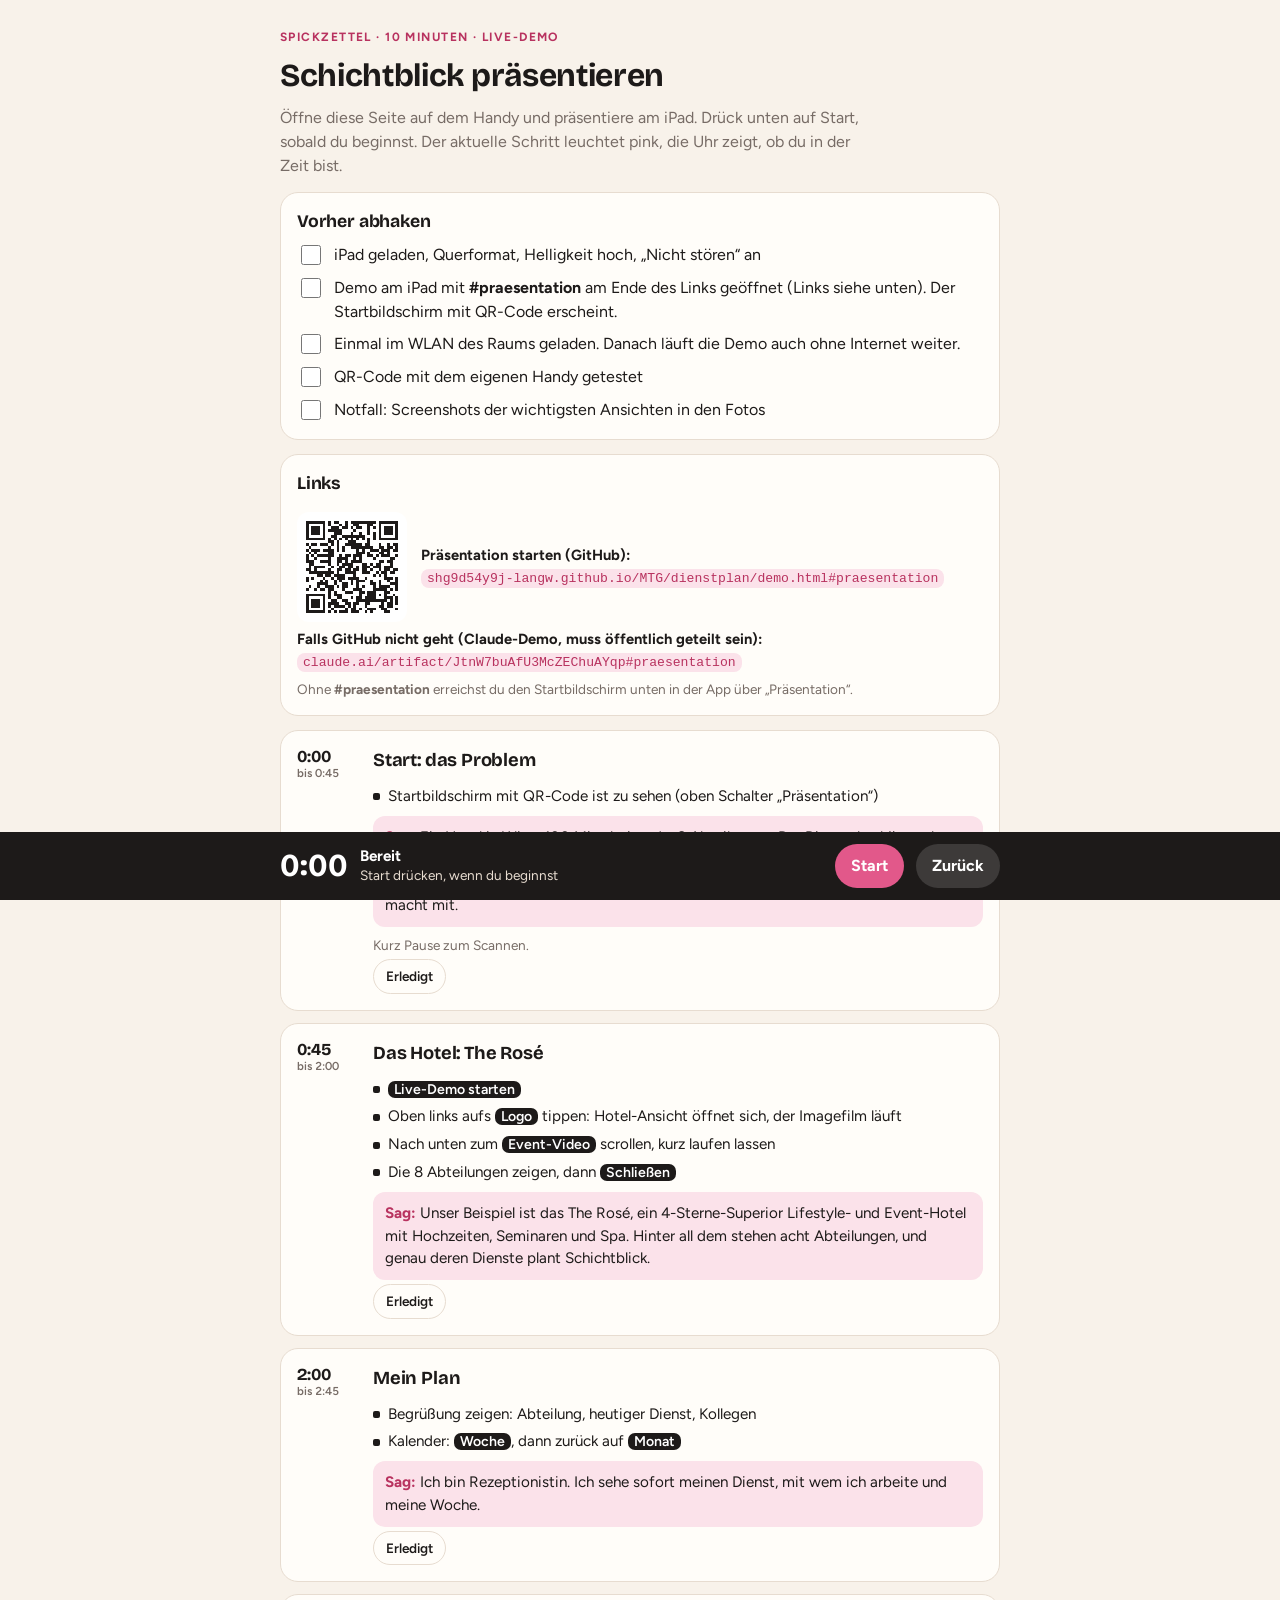
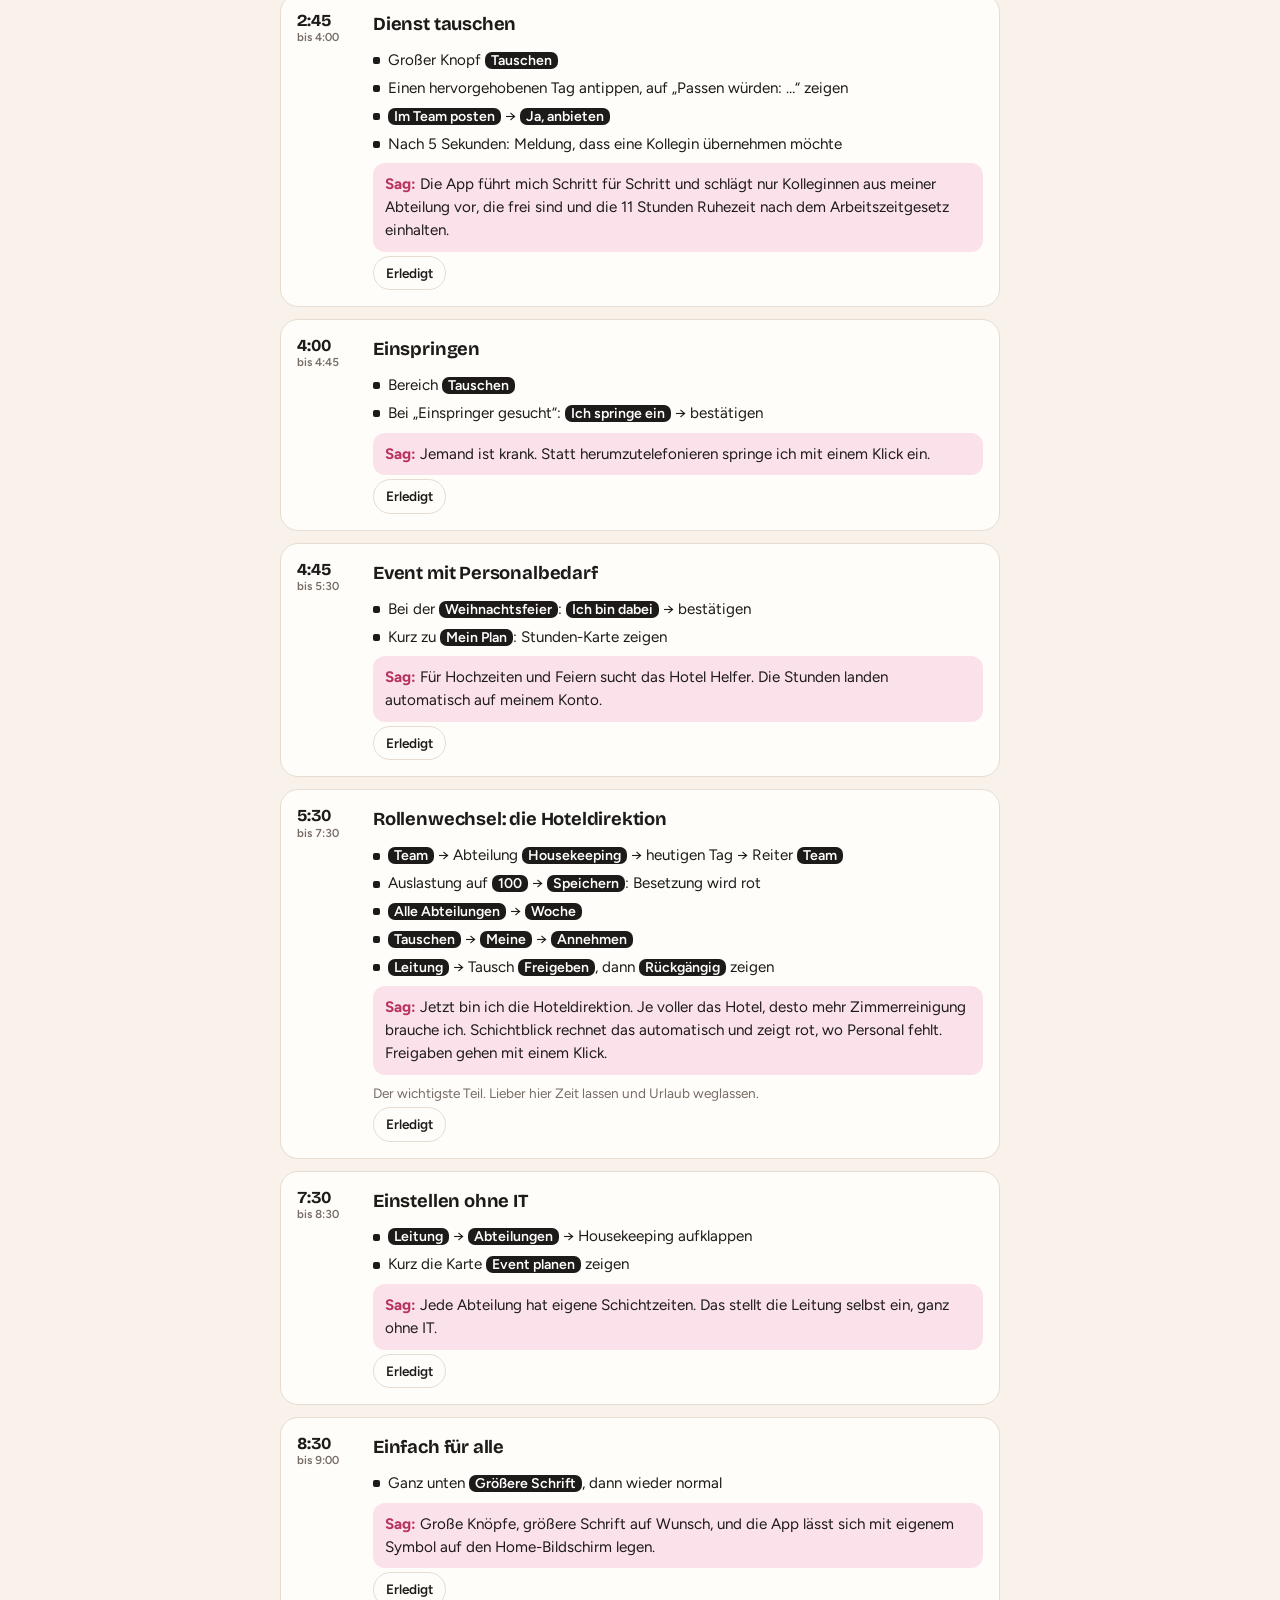
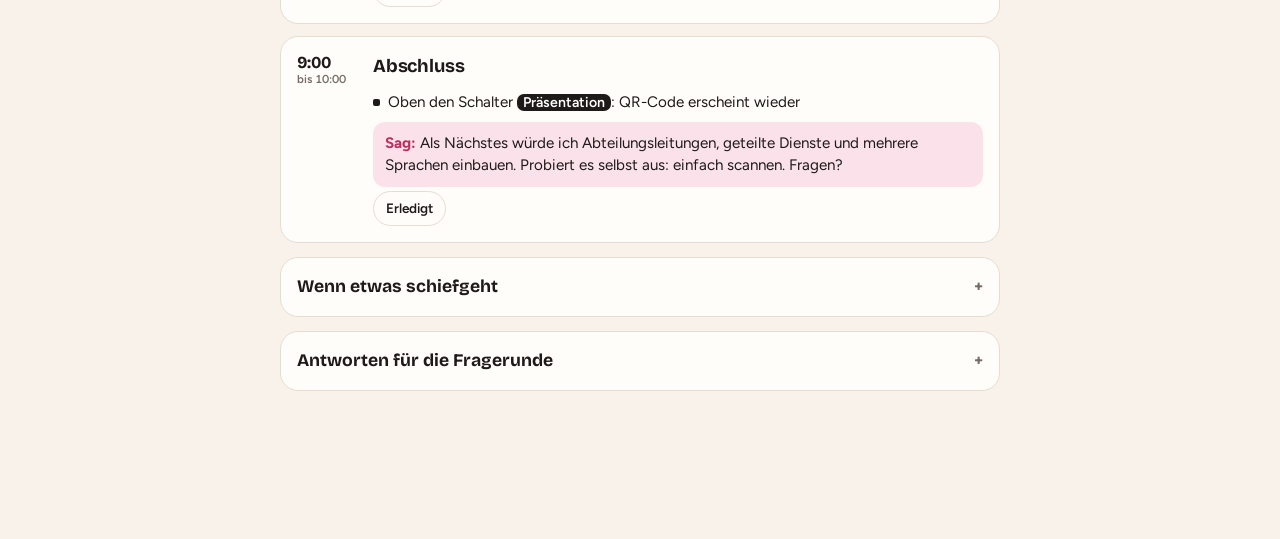
<file: dienstplan/spickzettel.html>
<!doctype html>
<html lang="de">
<head>
<meta charset="utf-8">
<meta name="viewport" content="width=device-width,initial-scale=1,viewport-fit=cover">
<link rel="manifest" href="manifest.webmanifest">
<link rel="apple-touch-icon" href="icons/apple-touch-icon.png">
<link rel="icon" type="image/png" sizes="32x32" href="icons/favicon-32.png">
<link rel="icon" type="image/png" sizes="192x192" href="icons/icon-192.png">
<meta name="theme-color" content="#f8f2ea">
<meta name="apple-mobile-web-app-capable" content="yes">
<meta name="mobile-web-app-capable" content="yes">
<meta name="apple-mobile-web-app-status-bar-style" content="default">
<meta name="apple-mobile-web-app-title" content="Schichtblick">
<meta name="application-name" content="Schichtblick">
<title>Schichtblick Spickzettel</title>
<meta name="claude:viewport-fit-sides" content="cover">
<link rel="stylesheet" href="https://fonts.googleapis.com/css2?family=Bricolage+Grotesque:opsz,wght@12..96,600;12..96,700&family=Figtree:wght@400;500;600;700&display=swap">
<style>
/* Layout: Handy-Spickzettel. Feste Stoppuhr unten, darüber die 10 Schritte als Zeitleiste; der aktuelle Schritt leuchtet. Bewusst ein helles Design wie die App. */
:root{
  color-scheme:light;
  --bg:#f8f2ea; --card:#fffdf9; --line:#e7dcd0; --ink:#1d1a19; --muted:#776c66;
  --pink:#e2588a; --pink-ink:#b8325f; --pink-soft:#fbe2ea; --ok:#1e8a4c; --ok-soft:#dcf1e4; --warn:#c62a4a;
  --display:"Bricolage Grotesque","Segoe UI",system-ui,sans-serif; --body:"Figtree",system-ui,-apple-system,"Segoe UI",sans-serif;
}
*{box-sizing:border-box}
body{background:var(--bg);color:var(--ink);font-family:var(--body);font-size:16px;line-height:1.5;padding-left:max(16px,env(safe-area-inset-left,0px));padding-right:max(16px,env(safe-area-inset-right,0px));padding-block:20px 140px}
.wrap{max-width:720px;margin:0 auto;display:flex;flex-direction:column;gap:14px}
h1,h2,h3{font-family:var(--display);margin:0;text-wrap:balance;letter-spacing:-.01em}
header{display:flex;flex-direction:column;gap:6px}
.kick{text-transform:uppercase;letter-spacing:.12em;font-size:.75rem;font-weight:700;color:var(--pink-ink)}
h1{font-size:2rem}
.lead{margin:0;color:var(--muted);max-width:60ch}
.box{background:var(--card);border:1px solid var(--line);border-radius:18px;padding:16px}
.box h2{font-size:1.1rem;margin-bottom:8px}
.check{list-style:none;margin:0;padding:0;display:flex;flex-direction:column;gap:8px}
.check label{display:flex;gap:10px;align-items:flex-start;cursor:pointer}
.check input{width:20px;height:20px;accent-color:var(--pink);flex:none;margin-top:2px}
.check input:checked+span{color:var(--muted);text-decoration:line-through}
.links{display:flex;flex-direction:column;gap:6px;font-size:.92rem}
.links code{background:var(--pink-soft);color:var(--pink-ink);border-radius:8px;padding:2px 6px;word-break:break-all;font-size:.82rem}
.step{background:var(--card);border:1px solid var(--line);border-radius:18px;padding:16px;display:grid;grid-template-columns:62px minmax(0,1fr);gap:4px 14px;transition:border-color .2s,box-shadow .2s}
.step.now{border:2px solid var(--pink);box-shadow:0 10px 30px rgba(226,88,138,.18);padding:15px}
.step.done{opacity:.55}
.time{font-family:var(--display);font-weight:700;font-variant-numeric:tabular-nums;font-size:1.05rem;line-height:1.2}
.time small{display:block;font-family:var(--body);font-weight:600;font-size:.72rem;color:var(--muted)}
.step h3{font-size:1.15rem}
.body{grid-column:2;display:flex;flex-direction:column;gap:8px;min-width:0}
.tap{margin:0;padding:0;list-style:none;display:flex;flex-direction:column;gap:5px}
.tap li{display:flex;gap:8px;font-size:.95rem}
.tap li::before{content:"";flex:none;width:7px;height:7px;border-radius:2px;background:var(--ink);margin-top:.55em}
.tap b{background:var(--ink);color:#fff;border-radius:7px;padding:0 6px;font-weight:600;font-size:.88rem;white-space:nowrap}
.say{margin:0;background:var(--pink-soft);border-radius:12px;padding:10px 12px;font-size:.95rem;color:var(--ink)}
.say::before{content:"Sag: ";font-weight:700;color:var(--pink-ink)}
.tip{margin:0;font-size:.85rem;color:var(--muted)}
.done-btn{justify-self:start;grid-column:2;border:1px solid var(--line);background:transparent;border-radius:999px;padding:6px 12px;font:inherit;font-size:.85rem;font-weight:600;cursor:pointer;color:var(--ink)}
.step.done .done-btn{background:var(--ok-soft);border-color:var(--ok-soft);color:var(--ok)}
details.box summary{cursor:pointer;font-family:var(--display);font-weight:700;font-size:1.1rem;list-style:none;display:flex;justify-content:space-between}
details.box summary::after{content:"+";color:var(--muted)}
details[open].box summary::after{content:"–"}
.qa{display:flex;flex-direction:column;gap:10px;margin-top:10px}
.qa p{margin:0;font-size:.93rem}
.qa b{display:block}
.qrrow{display:flex;gap:14px;align-items:center;flex-wrap:wrap}
.qrrow img{width:110px;height:110px;border-radius:12px;background:#fff;padding:6px;image-rendering:pixelated}
/* Stoppuhr */
.timer{position:fixed;left:0;right:0;bottom:0;z-index:20;background:var(--ink);color:#fff;padding:12px max(16px,env(safe-area-inset-right,0px)) calc(12px + env(safe-area-inset-bottom,0px)) max(16px,env(safe-area-inset-left,0px))}
.tin{max-width:720px;margin:0 auto;display:flex;align-items:center;gap:12px;flex-wrap:wrap}
.clock{font-family:var(--display);font-size:2rem;font-weight:700;font-variant-numeric:tabular-nums;line-height:1}
.clock.over{color:#ff8fb1}
.tnow{flex:1;min-width:0;font-size:.85rem;color:#e7dcd0;line-height:1.3}
.tnow b{display:block;color:#fff;font-size:.95rem;white-space:nowrap;overflow:hidden;text-overflow:ellipsis}
.prog{position:absolute;left:0;top:0;height:3px;background:var(--pink);transition:width .5s linear}
.tbtn{border:0;border-radius:999px;padding:10px 16px;font:inherit;font-weight:700;cursor:pointer}
.tbtn.go{background:var(--pink);color:#fff}
.tbtn.reset{background:rgba(255,255,255,.14);color:#fff}
:focus-visible{outline:3px solid var(--pink);outline-offset:2px}
@media (prefers-reduced-motion:reduce){*{transition:none!important}}
</style>
</head>
<body>

<div class="wrap">
  <header>
    <span class="kick">Spickzettel · 10 Minuten · Live-Demo</span>
    <h1>Schichtblick präsentieren</h1>
    <p class="lead">Öffne diese Seite auf dem Handy und präsentiere am iPad. Drück unten auf Start, sobald du beginnst. Der aktuelle Schritt leuchtet pink, die Uhr zeigt, ob du in der Zeit bist.</p>
  </header>

  <section class="box" aria-labelledby="prepH">
    <h2 id="prepH">Vorher abhaken</h2>
    <ul class="check" id="prep">
      <li><label><input type="checkbox" id="p1"><span>iPad geladen, Querformat, Helligkeit hoch, „Nicht stören“ an</span></label></li>
      <li><label><input type="checkbox" id="p2"><span>Demo am iPad mit <b>#praesentation</b> am Ende des Links geöffnet (Links siehe unten). Der Startbildschirm mit QR-Code erscheint.</span></label></li>
      <li><label><input type="checkbox" id="p3"><span>Einmal im WLAN des Raums geladen. Danach läuft die Demo auch ohne Internet weiter.</span></label></li>
      <li><label><input type="checkbox" id="p4"><span>QR-Code mit dem eigenen Handy getestet</span></label></li>
      <li><label><input type="checkbox" id="p5"><span>Notfall: Screenshots der wichtigsten Ansichten in den Fotos</span></label></li>
    </ul>
  </section>

  <section class="box links" aria-labelledby="linkH">
    <h2 id="linkH">Links</h2>
    <div class="qrrow"><img alt="QR-Code zur Demo" id="qrImg" width="110" height="110"><div><b>Präsentation starten (GitHub):</b><br><code>shg9d54y9j-langw.github.io/MTG/dienstplan/demo.html#praesentation</code></div></div>
    <div><b>Falls GitHub nicht geht (Claude-Demo, muss öffentlich geteilt sein):</b><br><code>claude.ai/artifact/JtnW7buAfU3McZEChuAYqp#praesentation</code></div>
    <p class="tip">Ohne <b>#praesentation</b> erreichst du den Startbildschirm unten in der App über „Präsentation“.</p>
  </section>

  <div id="steps" style="display:flex;flex-direction:column;gap:12px"></div>

  <details class="box">
    <summary>Wenn etwas schiefgeht</summary>
    <div class="qa">
      <p><b>Die Demo sieht schon „benutzt“ aus.</b>Unten „Präsentation“ → „Live-Demo starten“. Das setzt alles auf den Anfang zurück.</p>
      <p><b>Die Antwort der Kollegin kommt nicht.</b>Ruhig weitererzählen, sie erscheint nach etwa 5 Sekunden. Notfalls Schritt 7c überspringen.</p>
      <p><b>Kein Tag ist beim Tauschen hervorgehoben.</b>Einen Monat weiterblättern (Pfeil oben) und dort einen Dienst wählen.</p>
      <p><b>Internet weg.</b>Die geladene Demo läuft weiter. Nur der QR-Code fürs Publikum braucht Netz.</p>
    </div>
  </details>

  <details class="box">
    <summary>Antworten für die Fragerunde</summary>
    <div class="qa">
      <p><b>Wie rechnet die Auslastung?</b>Bedarf bei voller Auslastung mal aktuelle Auslastung, aber nie unter der Mindestbesetzung. Beispiel Housekeeping: 12 Personen × 62 % ≈ 8.</p>
      <p><b>Datenschutz?</b>Mitarbeitende sehen nur ihre Abteilung, Wünsche und Feedback nur die Leitung, Krankenstände ohne Diagnose. Für den echten Einsatz bräuchte es eine Datenschutzprüfung und den Betriebsrat.</p>
      <p><b>Warum keine App aus dem App Store?</b>Eine Web-App läuft sofort auf jedem Gerät, ohne Installation und Updates, und lässt sich trotzdem mit eigenem Symbol auf den Home-Bildschirm legen.</p>
      <p><b>Was kostet das?</b>Der Prototyp läuft kostenlos. Für den echten Betrieb bräuchte es eine Datenbank, die es für ein Hotel dieser Größe kostenlos oder sehr günstig gibt.</p>
      <p><b>Kann man abteilungsübergreifend tauschen?</b>Nein, bewusst nicht: Eine Köchin übernimmt keine Rezeption. Für Aushilfe gibt es Events mit „Alle Abteilungen“.</p>
      <p><b>Wer prüft die Regeln?</b>Die App: 11 Stunden Ruhezeit nach österreichischem Arbeitszeitgesetz, Mindestbesetzung, österreichische Feiertage. Die Leitung gibt Tausch und Urlaub frei.</p>
      <p><b>Wie bist du vorgegangen?</b>Diese Frage beantwortest du am besten selbst, so wie es deine Lehrveranstaltung verlangt, auch zur KI-Unterstützung.</p>
    </div>
  </details>
</div>

<div class="timer" role="region" aria-label="Stoppuhr">
  <div class="prog" id="prog" style="width:0"></div>
  <div class="tin">
    <span class="clock" id="clock">0:00</span>
    <span class="tnow" id="tnow"><b>Bereit</b>Start drücken, wenn du beginnst</span>
    <button class="tbtn go" id="go">Start</button>
    <button class="tbtn reset" id="reset">Zurück</button>
  </div>
</div>

<script>
(function(){
"use strict";
const QR_GH="[data-uri]";
document.getElementById("qrImg").src=QR_GH;
const STEPS=[
 {from:0,to:45,title:"Start: das Problem",tap:["Startbildschirm mit QR-Code ist zu sehen (oben Schalter „Präsentation“)"],say:"Ein Hotel in Wien, 100 Mitarbeitende, 8 Abteilungen. Der Dienstplan hängt als Excel im Büro, getauscht wird per WhatsApp, und bei Krankheit telefoniert die Leitung die halbe Liste ab. Dafür habe ich Schichtblick gebaut. Scannt gern den QR-Code und macht mit.",tip:"Kurz Pause zum Scannen."},
 {from:45,to:120,title:"Das Hotel: The Rosé",tap:["<b>Live-Demo starten</b>","Oben links aufs <b>Logo</b> tippen: Hotel-Ansicht öffnet sich, der Imagefilm läuft","Nach unten zum <b>Event-Video</b> scrollen, kurz laufen lassen","Die 8 Abteilungen zeigen, dann <b>Schließen</b>"],say:"Unser Beispiel ist das The Rosé, ein 4-Sterne-Superior Lifestyle- und Event-Hotel mit Hochzeiten, Seminaren und Spa. Hinter all dem stehen acht Abteilungen, und genau deren Dienste plant Schichtblick."},
 {from:120,to:165,title:"Mein Plan",tap:["Begrüßung zeigen: Abteilung, heutiger Dienst, Kollegen","Kalender: <b>Woche</b>, dann zurück auf <b>Monat</b>"],say:"Ich bin Rezeptionistin. Ich sehe sofort meinen Dienst, mit wem ich arbeite und meine Woche."},
 {from:165,to:240,title:"Dienst tauschen",tap:["Großer Knopf <b>Tauschen</b>","Einen hervorgehobenen Tag antippen, auf „Passen würden: …“ zeigen","<b>Im Team posten</b> → <b>Ja, anbieten</b>","Nach 5 Sekunden: Meldung, dass eine Kollegin übernehmen möchte"],say:"Die App führt mich Schritt für Schritt und schlägt nur Kolleginnen aus meiner Abteilung vor, die frei sind und die 11 Stunden Ruhezeit nach dem Arbeitszeitgesetz einhalten."},
 {from:240,to:285,title:"Einspringen",tap:["Bereich <b>Tauschen</b>","Bei „Einspringer gesucht“: <b>Ich springe ein</b> → bestätigen"],say:"Jemand ist krank. Statt herumzutelefonieren springe ich mit einem Klick ein."},
 {from:285,to:330,title:"Event mit Personalbedarf",tap:["Bei der <b>Weihnachtsfeier</b>: <b>Ich bin dabei</b> → bestätigen","Kurz zu <b>Mein Plan</b>: Stunden-Karte zeigen"],say:"Für Hochzeiten und Feiern sucht das Hotel Helfer. Die Stunden landen automatisch auf meinem Konto."},
 {from:330,to:450,title:"Rollenwechsel: die Hoteldirektion",tap:["<b>Team</b> → Abteilung <b>Housekeeping</b> → heutigen Tag → Reiter <b>Team</b>","Auslastung auf <b>100</b> → <b>Speichern</b>: Besetzung wird rot","<b>Alle Abteilungen</b> → <b>Woche</b>","<b>Tauschen</b> → <b>Meine</b> → <b>Annehmen</b>","<b>Leitung</b> → Tausch <b>Freigeben</b>, dann <b>Rückgängig</b> zeigen"],say:"Jetzt bin ich die Hoteldirektion. Je voller das Hotel, desto mehr Zimmerreinigung brauche ich. Schichtblick rechnet das automatisch und zeigt rot, wo Personal fehlt. Freigaben gehen mit einem Klick.",tip:"Der wichtigste Teil. Lieber hier Zeit lassen und Urlaub weglassen."},
 {from:450,to:510,title:"Einstellen ohne IT",tap:["<b>Leitung</b> → <b>Abteilungen</b> → Housekeeping aufklappen","Kurz die Karte <b>Event planen</b> zeigen"],say:"Jede Abteilung hat eigene Schichtzeiten. Das stellt die Leitung selbst ein, ganz ohne IT."},
 {from:510,to:540,title:"Einfach für alle",tap:["Ganz unten <b>Größere Schrift</b>, dann wieder normal"],say:"Große Knöpfe, größere Schrift auf Wunsch, und die App lässt sich mit eigenem Symbol auf den Home-Bildschirm legen."},
 {from:540,to:600,title:"Abschluss",tap:["Oben den Schalter <b>Präsentation</b>: QR-Code erscheint wieder"],say:"Als Nächstes würde ich Abteilungsleitungen, geteilte Dienste und mehrere Sprachen einbauen. Probiert es selbst aus: einfach scannen. Fragen?"}
];
const fmtT=s=>{s=Math.max(0,Math.floor(s));return Math.floor(s/60)+":"+String(s%60).padStart(2,"0")};
const store={get(k){try{return localStorage.getItem(k)}catch(e){return null}},set(k,v){try{localStorage.setItem(k,v)}catch(e){}}};
const $=id=>document.getElementById(id);
let done=new Set((store.get("sz-done")||"").split(",").filter(Boolean).map(Number));
$("steps").innerHTML=STEPS.map((s,i)=>`<article class="step" id="st${i}" aria-labelledby="sh${i}">
  <div class="time">${fmtT(s.from)}<small>bis ${fmtT(s.to)}</small></div>
  <h3 id="sh${i}">${s.title}</h3>
  <div class="body"><ul class="tap">${s.tap.map(t=>`<li><span>${t}</span></li>`).join("")}</ul><p class="say">${s.say}</p>${s.tip?`<p class="tip">${s.tip}</p>`:""}</div>
  <button class="done-btn" data-i="${i}" aria-pressed="false">Erledigt</button></article>`).join("");
document.querySelectorAll(".check input").forEach(cb=>{cb.checked=store.get("sz-"+cb.id)==="1";cb.addEventListener("change",()=>store.set("sz-"+cb.id,cb.checked?"1":"0"))});
let start=null,acc=0,timer=null,lastNow=-1;
const elapsed=()=>acc+(start?(Date.now()-start)/1000:0);
function paint(){
  const e=elapsed(),idx=STEPS.findIndex(s=>e<s.to),cur=idx<0?STEPS.length-1:idx;
  $("clock").textContent=fmtT(e);$("clock").classList.toggle("over",e>600);
  $("prog").style.width=Math.min(100,e/600*100)+"%";
  STEPS.forEach((s,i)=>{const el=$("st"+i);el.classList.toggle("now",(start||acc)&&i===cur);el.classList.toggle("done",done.has(i));el.querySelector(".done-btn").setAttribute("aria-pressed",done.has(i))});
  if(start||acc){const s=STEPS[cur];$("tnow").innerHTML=`<b>${s.title}</b>${e>600?"Zeit ist um, zum Schluss kommen":"noch "+fmtT(s.to-e)+" für diesen Schritt"}`;
    if(cur!==lastNow&&start){lastNow=cur;$("st"+cur).scrollIntoView({behavior:"smooth",block:"center"})}}
}
$("go").onclick=()=>{if(start){acc=elapsed();start=null;clearInterval(timer);$("go").textContent="Weiter"}else{start=Date.now();timer=setInterval(paint,500);$("go").textContent="Pause";try{navigator.wakeLock&&navigator.wakeLock.request("screen").catch(()=>{})}catch(e){}}paint()};
$("reset").onclick=()=>{start=null;acc=0;clearInterval(timer);lastNow=-1;$("go").textContent="Start";$("tnow").innerHTML="<b>Bereit</b>Start drücken, wenn du beginnst";paint();window.scrollTo({top:0,behavior:"smooth"})};
document.addEventListener("click",e=>{const b=e.target.closest(".done-btn");if(!b)return;const i=+b.dataset.i;if(done.has(i))done.delete(i);else done.add(i);store.set("sz-done",[...done].join(","));paint()});
paint();
})();
</script>

</body>
</html>
</file>
<file: fonts/fonts.css>
/* Lokal eingebundene Schriften (SIL Open Font License 1.1, über Fontsource) – siehe fonts/LICENSE.md */
@font-face {
  font-family: 'Inter';
  font-style: normal;
  font-display: swap;
  font-weight: 100 900;
  src: url('inter-latin-wght-normal.woff2') format('woff2-variations'), url('inter-latin-wght-normal.woff2') format('woff2');
}
@font-face {
  font-family: 'Big Shoulders Display';
  font-style: normal;
  font-display: swap;
  font-weight: 800;
  src: url('big-shoulders-display-latin-800-normal.woff2') format('woff2');
}
@font-face {
  font-family: 'Big Shoulders Display';
  font-style: normal;
  font-display: swap;
  font-weight: 900;
  src: url('big-shoulders-display-latin-900-normal.woff2') format('woff2');
}
@font-face {
  font-family: 'Unbounded';
  font-style: normal;
  font-display: swap;
  font-weight: 700;
  src: url('unbounded-latin-700-normal.woff2') format('woff2');
}
@font-face {
  font-family: 'Unbounded';
  font-style: normal;
  font-display: swap;
  font-weight: 900;
  src: url('unbounded-latin-900-normal.woff2') format('woff2');
}
@font-face {
  font-family: 'Cinzel';
  font-style: normal;
  font-display: swap;
  font-weight: 700;
  src: url('cinzel-latin-700-normal.woff2') format('woff2');
}
@font-face {
  font-family: 'Cinzel';
  font-style: normal;
  font-display: swap;
  font-weight: 900;
  src: url('cinzel-latin-900-normal.woff2') format('woff2');
}
</file>
<file: css/style.css>
/* ============================================================
   Commander Werkstatt – Design-System „Dunkel & episch"
   ============================================================ */
:root {
  color-scheme: dark;
  /* Flächen */
  --bg: #08090e;
  --surface: #12141d;
  --surface-2: #1a1d29;
  --surface-3: #252a3a;
  --line: rgba(255, 255, 255, .07);
  --line-strong: rgba(255, 255, 255, .14);
  /* Text */
  --text: #f4f2ec;
  --text-2: #bfc2d1;
  --muted: #8b90a6;
  /* Akzent: Gold */
  --accent: #e3ae45;
  --accent-2: #f6d27a;
  --accent-soft: rgba(227, 174, 69, .13);
  --accent-text: #f2c86a;
  --accent-grad: linear-gradient(135deg, #f8d986 0%, #e0a33a 55%, #c9851f 100%);
  --on-accent: #1d1406;
  --glow: 227, 174, 69;
  /* Zweitakzent: Violett */
  --violet: #8b5cf6;
  /* Status */
  --good: #4ade80;  --good-soft: rgba(74, 222, 128, .13);
  --warn: #fbbf24;  --warn-soft: rgba(251, 191, 36, .13);
  --bad: #f87171;   --bad-soft: rgba(248, 113, 113, .13);
  --gc: #c084fc;    --gc-soft: rgba(192, 132, 252, .14);
  /* Mana */
  --w: #f1e3b3; --w-ring: #d8c27c; --w-ink: #ecd98f; --w-ink-on: #5a4712;
  --u: #3b8ff0; --b: #a39cb4; --b-fill: #3a3546; --r: #ef5a45; --g: #2fb36c; --c: #a9aec0;
  /* Form */
  --radius: 22px;
  --radius-sm: 14px;
  --shadow-sm: 0 1px 2px rgba(0, 0, 0, .4);
  --shadow: 0 1px 0 rgba(255, 255, 255, .03) inset, 0 14px 34px -16px rgba(0, 0, 0, .7);
  --shadow-lg: 0 1px 0 rgba(255, 255, 255, .04) inset, 0 30px 70px -24px rgba(0, 0, 0, .85);
  --ease: cubic-bezier(.22, .8, .24, 1);
  --spring: cubic-bezier(.2, .9, .3, 1.25);
  --nav-h: 0px;
}
* { box-sizing: border-box; }
html { scroll-behavior: smooth; -webkit-text-size-adjust: 100%; background: var(--bg); }
html, body { margin: 0; }
body {
  background:
    radial-gradient(900px 520px at 100% -180px, rgba(139, 92, 246, .16), transparent 65%),
    radial-gradient(800px 480px at -15% -140px, rgba(var(--glow), .10), transparent 65%),
    var(--bg);
  background-attachment: fixed;
  color: var(--text);
  font: 15px/1.55 Inter, system-ui, -apple-system, "Segoe UI", Roboto, sans-serif;
  -webkit-font-smoothing: antialiased; -moz-osx-font-smoothing: grayscale;
  min-height: 100vh; min-height: 100dvh;
  display: flex; flex-direction: column;
}
a { color: var(--accent-text); text-decoration: none; }
a:hover { text-decoration: underline; }
code { background: var(--surface-3); padding: 1px 6px; border-radius: 6px; font-size: .86em; color: var(--text); }
.hidden { display: none !important; }
.center { text-align: center; margin-top: 24px; }
::selection { background: rgba(var(--glow), .35); }
:focus-visible { outline: 3px solid rgba(var(--glow), .55); outline-offset: 2px; }
button { -webkit-tap-highlight-color: transparent; }
::-webkit-scrollbar { width: 10px; height: 10px; }
::-webkit-scrollbar-thumb { background: rgba(255,255,255,.12); border-radius: 10px; border: 2px solid var(--bg); }

/* ============ Kopfzeile & Navigation ============ */
.topbar {
  position: sticky; top: 0; z-index: 30;
  background: rgba(8, 9, 14, .72);
  backdrop-filter: saturate(160%) blur(18px); -webkit-backdrop-filter: saturate(160%) blur(18px);
  border-bottom: 1px solid var(--line);
}
.topbar-inner { max-width: 1360px; margin: 0 auto; padding: 12px 28px; display: flex; align-items: center; gap: 24px; }
.brand { font-weight: 800; font-size: 1.05rem; letter-spacing: -.02em; display: flex; align-items: center; gap: 10px; white-space: nowrap; }
.brand-mark {
  width: 32px; height: 32px; border-radius: 10px; flex: none; position: relative;
  background: linear-gradient(145deg, #2a2440, #12101c); box-shadow: 0 0 0 1px rgba(var(--glow), .45), 0 8px 18px -8px rgba(var(--glow), .6);
}
.brand-mark::after {
  content: ''; position: absolute; inset: 9px; border-radius: 3px; transform: rotate(45deg);
  background: conic-gradient(from 0deg, var(--w), var(--u), #4b4453, var(--r), var(--g), var(--w));
  box-shadow: 0 0 0 2px var(--accent), 0 0 12px rgba(var(--glow), .6);
}
.tabs { position: relative; display: flex; gap: 2px; margin: 0 auto; background: rgba(255, 255, 255, .05); padding: 4px; border-radius: 999px; border: 1px solid var(--line); }
.tab-indicator {
  position: absolute; top: 4px; bottom: 4px; left: 0; width: 0; border-radius: 999px;
  background: linear-gradient(180deg, rgba(255,255,255,.12), rgba(255,255,255,.06)); box-shadow: inset 0 0 0 1px rgba(255,255,255,.1);
  transition: transform .4s var(--ease), width .4s var(--ease);
}
.tab-btn {
  position: relative; z-index: 1; display: inline-flex; align-items: center; gap: 7px;
  background: none; border: 0; color: var(--muted); padding: 8px 15px; border-radius: 999px;
  font: inherit; font-weight: 600; font-size: .87rem; cursor: pointer; transition: color .2s; white-space: nowrap;
}
.tab-btn:hover { color: var(--text); }
.tab-btn.active { color: var(--text); }
.tab-btn .ti { width: 17px; height: 17px; flex: none; fill: none; stroke: currentColor; stroke-width: 2; stroke-linecap: round; stroke-linejoin: round; }
.tab-btn.active .ti { color: var(--accent); filter: drop-shadow(0 0 6px rgba(var(--glow), .5)); }
.tab-btn .short { display: none; }
.currency { display: flex; flex-direction: row; align-items: center; gap: 8px; color: var(--muted); font-size: .85rem; font-weight: 500; }
.currency select { width: auto; padding: 7px 32px 7px 14px; border-radius: 999px; font-weight: 600; background-color: var(--surface-2); }
.install-btn { white-space: nowrap; }

main { flex: 1; width: 100%; max-width: 1360px; margin: 0 auto; padding: 8px 28px 56px; }
.tab { display: none; }
.tab.active { display: block; animation: pageIn .45s var(--ease) both; }
@keyframes pageIn { from { opacity: .001; transform: translateY(10px); } }
@keyframes fadeUp { from { opacity: .001; transform: translateY(10px); } }

/* ============ Kennzeile ============ */
.eyebrow {
  display: inline-flex; align-items: center; gap: 7px; margin-bottom: 8px;
  font-size: .72rem; font-weight: 750; letter-spacing: .14em; text-transform: uppercase; color: var(--accent-text);
}
.eyebrow::before { content: ''; width: 7px; height: 7px; transform: rotate(45deg); border-radius: 1px; background: var(--accent-grad); box-shadow: 0 0 8px rgba(var(--glow), .7); }

/* ============ Seitentitel als Kunst-Banner ============ */
.hero {
  position: relative; isolation: isolate; overflow: hidden;
  margin: 22px 0 24px; padding: 30px 32px 28px; min-height: 210px; border-radius: 28px;
  display: flex; flex-direction: column; justify-content: flex-end;
  background: radial-gradient(500px 220px at 85% 10%, rgba(139, 92, 246, .35), transparent 70%), linear-gradient(135deg, #1c1830, #0f1018);
  border: 1px solid var(--line); box-shadow: var(--shadow-lg);
}
.hero::before {
  content: ''; position: absolute; inset: -4%; z-index: -2;
  background: var(--art, none) center 28% / cover no-repeat;
  opacity: 0; transform: scale(1.06); transition: opacity 1s ease;
  animation: heroDrift 40s ease-in-out infinite alternate;
}
.hero.has-art::before { opacity: 1; }
.hero::after {
  content: ''; position: absolute; inset: 0; z-index: -1;
  background:
    linear-gradient(180deg, rgba(8, 9, 14, .1) 0%, rgba(8, 9, 14, .5) 50%, rgba(8, 9, 14, .94) 100%),
    linear-gradient(90deg, rgba(8, 9, 14, .55) 0%, transparent 65%);
}
@keyframes heroDrift { from { transform: scale(1.06) translate(0, 0); } to { transform: scale(1.14) translate(-2%, 1%); } }
.hero h1 { margin: 0; font-size: clamp(2rem, 3.6vw, 3rem); letter-spacing: -.035em; line-height: 1.04; font-weight: 800; text-shadow: 0 4px 24px rgba(0,0,0,.6); }
.hero p { display: none; }
.hero .eyebrow { text-shadow: 0 2px 10px rgba(0,0,0,.7); }

/* ============ Startseite ============ */
.home-head { padding: 34px 0 20px; }
.home-head h1 { margin: 0; font-size: clamp(2.1rem, 4vw, 3.2rem); letter-spacing: -.04em; line-height: 1.04; font-weight: 800; }
.home-grid { display: grid; grid-template-columns: repeat(4, minmax(0, 1fr)); grid-auto-rows: 210px; gap: 16px; }
.home-tile {
  position: relative; isolation: isolate; overflow: hidden; border: 1px solid var(--line); border-radius: 26px; cursor: pointer;
  padding: 20px; text-align: left; font: inherit; color: var(--text); display: flex; flex-direction: column; justify-content: space-between;
  background: radial-gradient(400px 200px at 80% 0%, rgba(139, 92, 246, .35), transparent 70%), linear-gradient(145deg, #1d1930, #10111a);
  box-shadow: var(--shadow); transition: transform .35s var(--ease), box-shadow .35s var(--ease), border-color .3s;
  animation: fadeUp .5s var(--ease) both;
}
.home-tile:nth-child(2) { animation-delay: .05s; } .home-tile:nth-child(3) { animation-delay: .1s; }
.home-tile:nth-child(4) { animation-delay: .15s; } .home-tile:nth-child(5) { animation-delay: .2s; }
.home-tile.big { grid-column: span 2; grid-row: span 2; }
.home-tile:hover { transform: translateY(-4px); border-color: rgba(var(--glow), .45); box-shadow: var(--shadow-lg), 0 0 0 1px rgba(var(--glow), .25); }
.home-tile:active { transform: scale(.98); }
.ht-art {
  position: absolute; inset: 0; z-index: -2; background: var(--art, none) center 28% / cover no-repeat;
  opacity: 0; transform: scale(1.04); transition: opacity .9s ease, transform 1.2s var(--ease);
}
.ht-art.has-art { opacity: 1; }
.home-tile:hover .ht-art { transform: scale(1.1); }
.home-tile::after {
  content: ''; position: absolute; inset: 0; z-index: -1;
  background: linear-gradient(180deg, rgba(8, 9, 14, .05) 20%, rgba(8, 9, 14, .55) 60%, rgba(8, 9, 14, .95) 100%);
}
.ht-ico {
  width: 42px; height: 42px; border-radius: 14px; display: grid; place-items: center;
  background: rgba(8, 9, 14, .55); backdrop-filter: blur(10px); -webkit-backdrop-filter: blur(10px);
  box-shadow: inset 0 0 0 1px rgba(255,255,255,.14); color: var(--accent);
}
.ht-ico svg { width: 22px; height: 22px; fill: none; stroke: currentColor; stroke-width: 2; stroke-linecap: round; stroke-linejoin: round; filter: drop-shadow(0 0 6px rgba(var(--glow), .6)); }
.ht-text { display: flex; flex-direction: column; gap: 2px; padding-right: 30px; }
.ht-text b { font-size: 1.2rem; font-weight: 800; letter-spacing: -.02em; line-height: 1.15; text-shadow: 0 2px 14px rgba(0,0,0,.7); }
.home-tile.big .ht-text b { font-size: clamp(1.5rem, 2.6vw, 2.1rem); }
.ht-text small { color: var(--text-2); font-size: .84rem; font-weight: 550; text-shadow: 0 1px 8px rgba(0,0,0,.8); }
.ht-go {
  position: absolute; right: 18px; bottom: 18px; width: 34px; height: 34px; border-radius: 50%; display: grid; place-items: center;
  background: var(--accent-grad); color: var(--on-accent); font-size: 1.3rem; font-weight: 800; line-height: 1;
  box-shadow: 0 6px 16px -6px rgba(var(--glow), .8); transition: transform .3s var(--spring);
}
.home-tile:hover .ht-go { transform: translateX(3px); }

/* ============ Flächen & Formulare ============ */
.layout { display: grid; grid-template-columns: 410px minmax(0, 1fr); gap: 24px; align-items: start; }
.panel {
  background: linear-gradient(180deg, rgba(255,255,255,.025), rgba(255,255,255,0)), var(--surface);
  border: 1px solid var(--line); border-radius: var(--radius); padding: 24px; box-shadow: var(--shadow);
}
.panel.sticky { position: sticky; top: 86px; }
.panel h2 { margin: 0 0 6px; font-size: 1.12rem; letter-spacing: -.02em; }
.hint { color: var(--muted); font-size: .84rem; line-height: 1.5; margin: 6px 0 14px; }
textarea, input, select {
  width: 100%; background: var(--surface-2); color: var(--text);
  border: 1px solid var(--line-strong); border-radius: var(--radius-sm);
  padding: 11px 14px; font: inherit; font-size: 16px;
  transition: border-color .2s, box-shadow .2s, background-color .2s;
}
input::placeholder, textarea::placeholder { color: #6c7188; }
select {
  appearance: none; -webkit-appearance: none; cursor: pointer; padding-right: 36px;
  background-image: url("data:image/svg+xml,%3Csvg xmlns='http://www.w3.org/2000/svg' width='12' height='12' viewBox='0 0 24 24' fill='none' stroke='%23bfc2d1' stroke-width='3' stroke-linecap='round'%3E%3Cpath d='m6 9 6 6 6-6'/%3E%3C/svg%3E");
  background-repeat: no-repeat; background-position: right 13px center;
}
select option { background: var(--surface-2); color: var(--text); }
textarea { min-height: 240px; resize: vertical; background: #0d0f16; border-color: var(--line); font-family: ui-monospace, "SF Mono", Menlo, Consolas, monospace; font-size: 13px; line-height: 1.65; }
input:hover, select:hover { border-color: rgba(255, 255, 255, .24); }
input:focus, textarea:focus, select:focus { outline: none; border-color: var(--accent); box-shadow: 0 0 0 4px rgba(var(--glow), .18); }
label { display: flex; flex-direction: column; gap: 7px; font-size: .84rem; font-weight: 600; color: var(--text-2); }
.row { display: flex; gap: 12px; margin-top: 16px; flex-wrap: wrap; }
.row > label { flex: 1; min-width: 140px; }
.row.small { margin-top: 14px; gap: 10px; }
.row.small > label { flex: none; min-width: 0; }
.field { margin-top: 18px; }
.label { font-size: .84rem; font-weight: 600; color: var(--text-2); display: block; margin-bottom: 9px; }
.label small, legend small { color: var(--muted); font-weight: 500; }

.check {
  flex-direction: row; align-items: center; gap: 10px; color: var(--text); cursor: pointer; font-size: .9rem; font-weight: 600;
  padding: 10px 14px; border-radius: 999px; background: var(--surface-2); border: 1px solid var(--line); transition: all .2s var(--ease);
}
.check:has(input:checked) { background: var(--accent-soft); border-color: rgba(var(--glow), .5); color: var(--accent-text); }
.check input { width: 18px; height: 18px; margin: 0; accent-color: var(--accent); flex: none; }
.actions { margin-top: 22px; }
.typal-input { margin-top: 12px; }

/* Buttons */
.btn {
  display: inline-flex; align-items: center; justify-content: center; gap: 8px;
  border: 1px solid var(--line-strong); background: var(--surface-2); color: var(--text);
  padding: 11px 22px; border-radius: 999px; font: inherit; font-weight: 650; font-size: .92rem; cursor: pointer;
  transition: transform .15s var(--ease), box-shadow .2s, background .2s, border-color .2s, filter .2s;
}
.btn:hover { border-color: rgba(255, 255, 255, .28); background: var(--surface-3); text-decoration: none; }
.btn:active { transform: scale(.97); }
.btn.primary { background: var(--accent-grad); color: var(--on-accent); border-color: transparent; font-weight: 750; box-shadow: 0 10px 24px -10px rgba(var(--glow), .7), inset 0 1px 0 rgba(255,255,255,.35); }
.btn.primary:hover { filter: brightness(1.07); box-shadow: 0 14px 30px -10px rgba(var(--glow), .8), inset 0 1px 0 rgba(255,255,255,.35); }
.btn.ghost { background: transparent; border-color: transparent; color: var(--text-2); }
.btn.ghost:hover { background: rgba(255, 255, 255, .06); }
.btn.small { padding: 7px 14px; font-size: .82rem; }
.btn:disabled { opacity: .55; cursor: progress; }

.status { margin-top: 12px; font-size: .87rem; color: var(--text-2); min-height: 1.3em; }
.status:empty { margin-top: 0; min-height: 0; }
.status.error { color: var(--bad); font-weight: 600; }
.status.busy::before {
  content: ''; display: inline-block; width: 13px; height: 13px; margin-right: 8px; vertical-align: -2px;
  border: 2px solid var(--surface-3); border-top-color: var(--accent); border-radius: 50%; animation: spin .7s linear infinite;
}
@keyframes spin { to { transform: rotate(360deg); } }

/* Chips */
.chips { display: flex; flex-wrap: wrap; gap: 7px; }
.chip {
  border: 1px solid var(--line-strong); background: var(--surface-2); color: var(--text-2); border-radius: 999px;
  padding: 7px 14px; font: inherit; font-size: .85rem; font-weight: 600; cursor: pointer; transition: all .2s var(--ease);
}
.chip:hover { border-color: rgba(var(--glow), .55); color: var(--accent-text); }
.chip:active { transform: scale(.96); }
.chip.on { background: var(--accent-grad); color: var(--on-accent); border-color: transparent; box-shadow: 0 6px 16px -6px rgba(var(--glow), .7); }

/* ============ Mana-Auswahl ============ */
.mana-picker { display: flex; gap: 12px; flex-wrap: wrap; }
.mana-btn {
  --mc: var(--c); --ink: var(--mc); --fill: var(--mc);
  width: 68px; height: 68px; border-radius: 50%; border: 0; cursor: pointer; position: relative;
  font: inherit; font-weight: 800; font-size: 1.3rem; line-height: 1; display: grid; place-items: center; align-content: center; gap: 3px;
  background: var(--surface-2); color: var(--ink); box-shadow: inset 0 0 0 2.5px var(--mc);
  transition: transform .3s var(--spring), box-shadow .25s, background .25s, color .25s;
}
.mana-btn span { font-size: .6rem; font-weight: 650; color: var(--text-2); transition: color .25s; }
.mana-btn:hover { transform: translateY(-2px); }
.mana-btn.on { background: var(--fill); color: #fff; transform: translateY(-2px); box-shadow: 0 0 0 3px var(--bg), 0 0 0 5px var(--mc), 0 0 22px -2px var(--mc); }
.mana-btn.on span { color: rgba(255, 255, 255, .92); }
.mana-btn.on::after {
  content: '✓'; position: absolute; top: -4px; right: -4px; width: 22px; height: 22px; border-radius: 50%;
  background: var(--accent-grad); color: var(--on-accent); font-size: .72rem; font-weight: 900; display: grid; place-items: center; box-shadow: 0 0 0 2px var(--bg);
  animation: pop .3s var(--spring);
}
@keyframes pop { from { transform: scale(0); } }
.mana-btn.w { --mc: var(--w-ring); --ink: var(--w-ink); --fill: var(--w); }
.mana-btn.w.on, .mana-btn.w.on span { color: var(--w-ink-on); }
.mana-btn.u { --mc: var(--u); } .mana-btn.r { --mc: var(--r); } .mana-btn.g { --mc: var(--g); }
.mana-btn.b { --mc: var(--b); --fill: var(--b-fill); }

.mini-mana { display: flex; gap: 6px; }
.mini-mana button {
  --mc: var(--c); --fill: var(--mc);
  width: 34px; height: 34px; border-radius: 50%; border: 0; cursor: pointer;
  font: inherit; font-weight: 800; font-size: .74rem; color: var(--mc); background: var(--surface-2);
  box-shadow: inset 0 0 0 2px var(--mc); transition: all .25s var(--spring);
}
.mini-mana button:hover { transform: translateY(-1px); }
.mini-mana button.on { background: var(--fill); color: #fff; box-shadow: 0 0 0 2px var(--surface), 0 0 0 4px var(--mc), 0 0 14px -2px var(--mc); }
.mini-mana .w { --mc: var(--w-ring); --fill: var(--w); color: var(--w-ink); } .mini-mana .w.on { color: var(--w-ink-on); }
.mini-mana .u { --mc: var(--u); } .mini-mana .b { --mc: var(--b); --fill: var(--b-fill); } .mini-mana .r { --mc: var(--r); }
.mini-mana .g { --mc: var(--g); } .mini-mana .c { --mc: var(--c); }

.pip { display: inline-block; width: 14px; height: 14px; border-radius: 50%; margin-right: 3px; vertical-align: -2px; box-shadow: 0 0 0 1.5px rgba(255,255,255,.18); }
.pip.w { background: var(--w); } .pip.u { background: var(--u); } .pip.b { background: #4b4453; }
.pip.r { background: var(--r); } .pip.g { background: var(--g); } .pip.c { background: var(--c); }

/* ============ Auswahl-Karten ============ */
.option-cards { display: grid; grid-template-columns: repeat(auto-fill, minmax(175px, 1fr)); gap: 10px; }
.option {
  position: relative; text-align: left; background: var(--surface-2); border: 1px solid var(--line); border-radius: 18px;
  padding: 15px 16px; color: var(--text); font: inherit; cursor: pointer; transition: all .25s var(--ease);
}
.option:hover { border-color: rgba(var(--glow), .45); transform: translateY(-1px); }
.option:active { transform: scale(.98); }
.option strong { display: block; font-size: .95rem; letter-spacing: -.01em; padding-right: 22px; }
.option small { color: var(--text-2); font-size: .8rem; line-height: 1.45; display: block; margin-top: 4px; }
.option.on { border-color: transparent; background: linear-gradient(180deg, rgba(var(--glow), .16), rgba(var(--glow), .06)); box-shadow: 0 0 0 1.5px var(--accent), 0 12px 26px -16px rgba(var(--glow), .8); }
.option.on::after {
  content: '✓'; position: absolute; top: 12px; right: 12px; width: 22px; height: 22px; border-radius: 50%;
  background: var(--accent-grad); color: var(--on-accent); font-size: .72rem; font-weight: 900; display: grid; place-items: center; animation: pop .3s var(--spring);
}

/* ============ Assistent ============ */
.wizard { max-width: 920px; }
fieldset { border: 0; padding: 0 0 26px; margin: 0 0 26px; border-bottom: 1px solid var(--line); min-width: 0; }
fieldset:last-of-type { margin-bottom: 0; border-bottom: 0; padding-bottom: 0; }
legend { font-weight: 750; margin-bottom: 16px; display: flex; align-items: center; gap: 10px; font-size: 1.05rem; letter-spacing: -.015em; padding: 0; }
.step {
  display: inline-grid; place-items: center; width: 28px; height: 28px; border-radius: 9px;
  background: var(--accent-grad); color: var(--on-accent); font-size: .8rem; font-weight: 900; box-shadow: 0 6px 14px -6px rgba(var(--glow), .8);
}

/* ============ Precons ============ */
.toolbar { display: flex; gap: 12px; align-items: center; flex-wrap: wrap; padding: 12px; border-radius: 999px; }
.search { position: relative; flex: 1; min-width: 240px; }
.search svg { position: absolute; left: 15px; top: 50%; width: 18px; height: 18px; transform: translateY(-50%); fill: none; stroke: var(--muted); stroke-width: 2.2; stroke-linecap: round; }
.search input { padding-left: 44px; border-radius: 999px; border-color: transparent; }
.toolbar select { width: auto; border-radius: 999px; border-color: transparent; font-weight: 600; font-size: .9rem; }
.count { color: var(--text-2); font-size: .86rem; font-weight: 500; margin: 20px 4px 12px; }
.precon-grid { display: grid; grid-template-columns: repeat(auto-fill, minmax(240px, 1fr)); gap: 18px; }
.precon-tile {
  background: var(--surface); border: 1px solid var(--line); border-radius: var(--radius); overflow: hidden;
  cursor: pointer; text-align: left; padding: 0; font: inherit; color: inherit; box-shadow: var(--shadow);
  transition: transform .35s var(--ease), box-shadow .35s var(--ease), border-color .3s;
  display: flex; flex-direction: column; animation: fadeUp .45s var(--ease) both;
}
.precon-tile:hover { transform: translateY(-4px); box-shadow: var(--shadow-lg); border-color: rgba(var(--glow), .35); }
.precon-tile:active { transform: scale(.98); }
.precon-tile .art { aspect-ratio: 626 / 457; background: linear-gradient(135deg, #1d1930, #10111a); overflow: hidden; position: relative; }
.precon-tile .art::after { content: ''; position: absolute; inset: 0; background: linear-gradient(180deg, transparent 50%, rgba(18, 20, 29, .9)); }
.precon-tile .art img { width: 100%; height: 100%; object-fit: cover; display: block; opacity: 0; transition: opacity .5s, transform .7s var(--ease); }
.precon-tile .art img.loaded { opacity: 1; }
.precon-tile:hover .art img { transform: scale(1.06); }
.precon-tile .art .year {
  position: absolute; top: 10px; right: 10px; z-index: 1; background: rgba(8, 9, 14, .7); backdrop-filter: blur(8px);
  font-size: .72rem; font-weight: 700; padding: 3px 10px; border-radius: 999px; color: var(--text); box-shadow: inset 0 0 0 1px rgba(255,255,255,.12);
}
.precon-tile .body { padding: 4px 16px 16px; margin-top: -18px; position: relative; display: flex; flex-direction: column; gap: 4px; flex: 1; }
.precon-tile .pn { font-weight: 750; letter-spacing: -.015em; line-height: 1.3; }
.precon-tile .pc { color: var(--text-2); font-size: .85rem; line-height: 1.35; }
.precon-tile .ps { color: var(--muted); font-size: .78rem; font-weight: 500; display: flex; justify-content: space-between; align-items: center; margin-top: auto; padding-top: 6px; gap: 8px; }
.back { margin: 22px 0 14px -12px; }
.options-bar { display: flex; gap: 14px; align-items: flex-end; flex-wrap: wrap; margin: 20px 0; padding: 18px 20px; }
.options-bar label { min-width: 170px; flex: 1; }
.options-bar .status { flex-basis: 100%; margin-top: 0; }
.options-bar .status:empty { display: none; }

/* ============ Ergebnisse ============ */
.results { display: flex; flex-direction: column; gap: 20px; min-width: 0; }
.results > * { animation: fadeUp .45s var(--ease) both; }
.results > *:nth-child(2) { animation-delay: .05s; } .results > *:nth-child(3) { animation-delay: .1s; } .results > *:nth-child(4) { animation-delay: .15s; }
#wz-results { margin-top: 24px; }
.empty { text-align: center; color: var(--text-2); padding: 64px 24px; border-radius: var(--radius); background: rgba(255, 255, 255, .02); border: 1.5px dashed rgba(255, 255, 255, .12); }
.empty-icon {
  width: 56px; height: 56px; margin: 0 auto 12px; border-radius: 18px; display: grid; place-items: center;
  font-size: 1.5rem; color: var(--on-accent); background: var(--accent-grad); box-shadow: 0 0 30px -6px rgba(var(--glow), .7);
}
.card-section h3 { margin: 0 0 14px; font-size: 1.1rem; letter-spacing: -.02em; display: flex; align-items: center; gap: 10px; flex-wrap: wrap; }
.sub { color: var(--text-2); font-size: .87rem; margin: -6px 0 16px; }

.cmdr-head { display: flex; gap: 24px; align-items: flex-start; flex-wrap: wrap; }
.cmdr-head img { width: 190px; min-height: 265px; border-radius: 12px; box-shadow: var(--shadow-lg), 0 0 40px -10px rgba(var(--glow), .35); color: transparent; background: var(--surface-2); }
.cmdr-head .info { flex: 1; min-width: 260px; }
.cmdr-head h2 { margin: 0 0 10px; font-size: 1.6rem; letter-spacing: -.03em; line-height: 1.15; }
.cmdr-head .kicker { color: var(--accent-text); font-weight: 750; font-size: .72rem; text-transform: uppercase; letter-spacing: .12em; margin-bottom: 6px; }
.tags { display: flex; flex-wrap: wrap; gap: 6px; align-items: center; }

.stats { display: grid; grid-template-columns: repeat(auto-fill, minmax(128px, 1fr)); gap: 10px; margin-top: 18px; }
.stat { background: var(--surface-2); border: 1px solid var(--line); border-radius: 16px; padding: 13px 15px; position: relative; overflow: hidden; }
.stat .v { font-size: 1.5rem; font-weight: 800; letter-spacing: -.03em; font-variant-numeric: tabular-nums; }
.stat .k { color: var(--text-2); font-size: .78rem; font-weight: 600; }
.stat .t { color: var(--muted); font-size: .72rem; }
.stat .bar { position: absolute; left: 0; bottom: 0; height: 3px; background: currentColor; opacity: .7; box-shadow: 0 0 10px currentColor; transition: width .8s var(--ease); }
.stat.good { color: var(--good); } .stat.warn { color: var(--warn); } .stat.bad { color: var(--bad); }

.curve { display: flex; align-items: flex-end; gap: 10px; height: 136px; margin-top: 8px; padding-top: 18px; }
.curve .bar { flex: 1; display: flex; flex-direction: column; align-items: center; justify-content: flex-end; height: 100%; gap: 6px; }
.curve .fill { width: 100%; max-width: 54px; background: var(--accent-grad); border-radius: 9px 9px 4px 4px; min-height: 3px; transform-origin: bottom; animation: grow .7s var(--ease) both; box-shadow: 0 0 18px -4px rgba(var(--glow), .6); }
@keyframes grow { from { transform: scaleY(0); } }
.curve .n { font-size: .75rem; color: var(--text-2); font-weight: 700; }
.curve .x { font-size: .78rem; color: var(--muted); font-weight: 600; }

.tag { display: inline-flex; align-items: center; padding: 3px 10px; border-radius: 999px; font-size: .74rem; font-weight: 650; background: var(--surface-3); color: var(--text-2); }
.tag.good { color: var(--good); background: var(--good-soft); }
.tag.warn { color: var(--warn); background: var(--warn-soft); }
.tag.bad { color: var(--bad); background: var(--bad-soft); }
.tag.gc { color: var(--gc); background: var(--gc-soft); }
.tag.accent { color: var(--accent-text); background: var(--accent-soft); }

.issues { margin: 14px 0 0; padding: 12px 14px 12px 32px; color: var(--warn); background: var(--warn-soft); border-radius: 14px; font-size: .87rem; }

/* Kartenliste */
.clist { display: grid; grid-template-columns: repeat(auto-fill, minmax(290px, 1fr)); gap: 10px; }
.citem {
  display: flex; gap: 12px; align-items: center; background: var(--surface-2); border: 1px solid var(--line);
  border-radius: 16px; padding: 8px 12px 8px 8px; min-width: 0; transition: border-color .2s, box-shadow .2s, transform .2s var(--ease);
}
.citem:hover { border-color: var(--line-strong); box-shadow: var(--shadow); transform: translateY(-1px); }
.citem img { width: 42px; height: 58px; object-fit: cover; border-radius: 6px; flex: none; background: var(--surface-3); color: transparent; }
.citem .meta { min-width: 0; flex: 1; }
.citem .name { font-weight: 650; font-size: .9rem; white-space: nowrap; overflow: hidden; text-overflow: ellipsis; display: block; color: var(--text); }
.citem .name:hover { color: var(--accent-text); text-decoration: none; }
.citem .why { color: var(--muted); font-size: .76rem; line-height: 1.35; margin-top: 1px; }
.citem .why .tag { font-size: .66rem; padding: 1px 7px; margin-top: 3px; }
.citem .price { font-size: .82rem; font-weight: 700; color: var(--accent-text); white-space: nowrap; font-variant-numeric: tabular-nums; }
.citem input.pick { width: 20px; height: 20px; flex: none; accent-color: var(--accent); cursor: pointer; margin: 0 0 0 4px; }
.citem.cut { box-shadow: inset 3px 0 0 var(--bad); }
.citem.add { box-shadow: inset 3px 0 0 var(--good); }
.citem.cut:hover { box-shadow: inset 3px 0 0 var(--bad), var(--shadow); }
.citem.add:hover { box-shadow: inset 3px 0 0 var(--good), var(--shadow); }

.swap { display: grid; grid-template-columns: minmax(0,1fr) auto minmax(0,1fr); gap: 10px; align-items: center; margin-bottom: 10px; }
.swap .arrow { color: var(--accent); font-size: 1.1rem; width: 34px; height: 34px; border-radius: 50%; background: var(--accent-soft); display: grid; place-items: center; }
.swap-total { display: flex; justify-content: space-between; align-items: center; margin-top: 14px; padding: 14px 18px; background: var(--accent-soft); border: 1px solid rgba(var(--glow), .25); border-radius: 16px; font-weight: 700; color: var(--accent-text); flex-wrap: wrap; gap: 10px; }

.deficit { margin-bottom: 22px; }
.deficit:last-child { margin-bottom: 0; }
.deficit h4 { margin: 0 0 10px; font-size: .94rem; display: flex; gap: 8px; align-items: center; }

/* Commander-Karten */
.cmdr-grid { display: grid; grid-template-columns: repeat(auto-fill, minmax(210px, 1fr)); gap: 18px; }
.cmdr-card {
  background: var(--surface); border: 1px solid var(--line); border-radius: var(--radius); padding: 12px;
  display: flex; flex-direction: column; gap: 8px; transition: transform .35s var(--ease), box-shadow .35s, border-color .3s; box-shadow: var(--shadow);
}
.cmdr-card:hover { transform: translateY(-3px); box-shadow: var(--shadow-lg); border-color: rgba(var(--glow), .35); }
.cmdr-card img { width: 100%; aspect-ratio: 488 / 680; object-fit: cover; border-radius: 12px; color: transparent; background: var(--surface-2); }
.cmdr-card .nm { font-weight: 750; line-height: 1.25; letter-spacing: -.015em; }
.cmdr-card .themes { display: flex; flex-wrap: wrap; gap: 4px; }
.cmdr-card .facts { font-size: .8rem; color: var(--text-2); line-height: 1.45; }
.cmdr-card .facts b { color: var(--text); }
.cmdr-card .btn { margin-top: auto; }

/* Deckliste */
.deck-cols { columns: 3 260px; column-gap: 28px; }
.deck-group { break-inside: avoid; margin-bottom: 20px; }
.deck-group h4 { margin: 0 0 8px; font-size: .72rem; color: var(--accent-text); text-transform: uppercase; letter-spacing: .12em; }
.deck-line { display: flex; justify-content: space-between; gap: 8px; font-size: .87rem; padding: 5px 0; border-bottom: 1px solid var(--line); }
.deck-line a { color: var(--text); overflow: hidden; text-overflow: ellipsis; white-space: nowrap; }
.deck-line a:hover { color: var(--accent-text); text-decoration: none; }
.deck-line .p { color: var(--muted); white-space: nowrap; font-variant-numeric: tabular-nums; }
.export-row { display: flex; gap: 8px; flex-wrap: wrap; margin-top: 18px; align-items: center; }
.export-row .status { margin: 0 0 0 6px; }

/* ============ Neue Commander ============ */
.nc-sources { margin-top: 16px; }
.nc-group { margin-bottom: 36px; animation: fadeUp .45s var(--ease) both; }
.nc-group-head { display: flex; align-items: baseline; gap: 12px; flex-wrap: wrap; margin: 0 0 14px; }
.nc-group-head h3 { margin: 0; font-size: 1.2rem; letter-spacing: -.025em; }
.nc-group-head span { color: var(--text-2); font-size: .85rem; font-weight: 500; }
.nc-grid { display: grid; grid-template-columns: repeat(auto-fill, minmax(200px, 1fr)); gap: 18px; }
.nc-card { position: relative; }
.nc-card .badge { position: absolute; top: 22px; left: 22px; z-index: 1; box-shadow: 0 4px 12px rgba(0,0,0,.5); }
.nc-card .meta-line { font-size: .78rem; color: var(--muted); }
.nc-card .row-btns { display: flex; gap: 6px; margin-top: auto; }
.nc-card .row-btns .btn { flex: 1; margin: 0; white-space: nowrap; padding: 8px 10px; }
.nc-upcoming-box {
  margin-bottom: 32px; padding: 22px 22px 14px; border-color: rgba(var(--glow), .25);
  background: radial-gradient(700px 240px at 100% 0%, rgba(var(--glow), .14), transparent 70%), radial-gradient(500px 200px at 0% 100%, rgba(139, 92, 246, .14), transparent 70%), var(--surface);
}
.nc-upcoming { display: grid; grid-auto-flow: column; grid-auto-columns: 200px; gap: 16px; overflow-x: auto; scroll-snap-type: x mandatory; padding: 4px 2px 14px; margin: 0 -2px; scrollbar-width: thin; }
.nc-upcoming > * { scroll-snap-align: start; }
#nc-up-count { opacity: .85; }

/* Hover-Vorschau */
.card-preview { position: fixed; pointer-events: none; z-index: 50; width: 250px; display: none; filter: drop-shadow(0 18px 40px rgba(0, 0, 0, .7)); }
.card-preview img { width: 100%; border-radius: 13px; display: block; }

footer { text-align: center; color: var(--muted); font-size: .78rem; line-height: 1.6; padding: 28px 20px; border-top: 1px solid var(--line); }
footer a { color: var(--text-2); }

/* ============ Responsive ============ */
@media (max-width: 1180px) {
  .tab-btn .long { display: none; }
  .tab-btn .short { display: inline; }
  .home-grid { grid-template-columns: repeat(3, minmax(0, 1fr)); }
  .home-tile.big { grid-column: span 3; grid-row: span 1; }
}
@media (max-width: 960px) {
  .layout { grid-template-columns: 1fr; }
  .panel.sticky { position: static; }
}

/* Handy: App-Layout */
@media (max-width: 760px) {
  :root { --nav-h: 76px; }
  .topbar { backdrop-filter: none; -webkit-backdrop-filter: none; background: rgba(8, 9, 14, .96); padding-top: env(safe-area-inset-top); }
  .topbar-inner { padding: 10px 16px; gap: 10px; }
  .brand { font-size: 1rem; }
  .currency { margin-left: auto; }
  .currency > span { display: none; }
  .currency select { padding: 6px 30px 6px 12px; font-size: 14px; }
  .install-btn { padding: 6px 12px; font-size: .78rem; }

  /* Schwebende Tab-Leiste */
  .tabs {
    position: fixed; z-index: 60; left: 12px; right: 12px; bottom: calc(10px + env(safe-area-inset-bottom));
    margin: 0; display: grid; grid-template-columns: repeat(5, 1fr); gap: 2px; padding: 6px; border-radius: 26px;
    background: rgba(20, 22, 32, .82); border: 1px solid rgba(255, 255, 255, .09);
    backdrop-filter: saturate(170%) blur(22px); -webkit-backdrop-filter: saturate(170%) blur(22px);
    box-shadow: 0 20px 44px -12px rgba(0, 0, 0, .8);
  }
  .tab-indicator { display: none; }
  .tab-btn.nav-desktop { display: none; }
  .tab-btn { flex-direction: column; gap: 3px; padding: 8px 2px 7px; border-radius: 20px; font-size: .68rem; font-weight: 650; color: var(--muted); transition: color .2s, background .25s var(--ease), transform .15s; }
  .tab-btn:active { transform: scale(.92); }
  .tab-btn .ti { width: 23px; height: 23px; stroke-width: 1.9; }
  .tab-btn .long { display: none; }
  .tab-btn .short { display: block; }
  .tab-btn.active { color: var(--accent-text); background: rgba(var(--glow), .12); }

  main { padding: 0 14px calc(var(--nav-h) + 40px + env(safe-area-inset-bottom)); }
  footer { padding-bottom: calc(var(--nav-h) + 30px + env(safe-area-inset-bottom)); }

  .hero { margin: 14px 0 18px; padding: 20px 20px 18px; min-height: 150px; border-radius: 24px; }
  .hero h1 { font-size: 1.85rem; }
  .home-head { padding: 22px 2px 14px; }
  .home-head h1 { font-size: 2rem; }
  .home-grid { grid-template-columns: 1fr 1fr; grid-template-rows: 210px; grid-auto-rows: 158px; gap: 12px; }
  .home-tile { padding: 14px; border-radius: 22px; }
  .home-tile.big { grid-column: span 2; grid-row: span 1; }
  .ht-ico { width: 36px; height: 36px; border-radius: 12px; }
  .ht-ico svg { width: 19px; height: 19px; }
  .ht-text b { font-size: 1.02rem; }
  .home-tile.big .ht-text b { font-size: 1.5rem; }
  .ht-text small { font-size: .74rem; }
  .ht-go { right: 12px; bottom: 12px; width: 28px; height: 28px; font-size: 1.1rem; }

  .panel { padding: 18px; border-radius: 20px; }
  .layout { gap: 16px; }
  .mana-picker { display: grid; grid-template-columns: repeat(5, minmax(0, 1fr)); gap: 8px; }
  .mana-btn { width: 100%; height: auto; aspect-ratio: 1; max-width: 66px; justify-self: center; font-size: 1.1rem; }
  .mana-btn span { font-size: .56rem; }
  .row.small { flex-direction: column; }
  .row.small > label { width: 100%; }
  .option-cards { grid-template-columns: 1fr 1fr; gap: 8px; }
  .option { padding: 13px 14px; border-radius: 16px; }

  .toolbar { gap: 10px; padding: 12px; border-radius: 22px; }
  .toolbar .search { flex-basis: 100%; min-width: 0; }
  .toolbar select { flex: 1; min-width: 0; font-size: 14px; padding: 9px 30px 9px 12px; }
  .mini-mana { flex-basis: 100%; justify-content: space-between; }

  .nc-sources { flex-wrap: nowrap; overflow-x: auto; padding-bottom: 4px; margin-left: -14px; margin-right: -14px; padding-left: 14px; padding-right: 14px; scrollbar-width: none; }
  .nc-sources::-webkit-scrollbar { display: none; }
  .nc-sources .chip { white-space: nowrap; }
  .nc-grid, .cmdr-grid, .precon-grid { grid-template-columns: repeat(2, minmax(0, 1fr)); gap: 10px; }
  .cmdr-card { padding: 8px; gap: 6px; border-radius: 16px; }
  .cmdr-card img { border-radius: 9px; }
  .cmdr-card .nm { font-size: .86rem; }
  .cmdr-card .tags .tag, .nc-card .meta-line { font-size: .68rem; }
  .nc-card .badge { top: 14px; left: 14px; font-size: .64rem; padding: 2px 7px; }
  .nc-card .row-btns { flex-direction: column; }
  .nc-upcoming-box { padding: 16px 14px 8px; }
  .nc-upcoming { grid-auto-columns: 46%; gap: 10px; }
  .precon-tile { border-radius: 18px; }
  .precon-tile .body { padding: 2px 12px 12px; }
  .precon-tile .pn { font-size: .88rem; }
  .precon-tile .pc, .precon-tile .ps { font-size: .74rem; }

  .swap { grid-template-columns: 1fr; }
  .swap .arrow { transform: rotate(90deg); justify-self: center; }
  .cmdr-head img { width: 140px; min-height: 195px; }
  .cmdr-head h2 { font-size: 1.35rem; }
  .clist { grid-template-columns: 1fr; }
}
@media (max-width: 380px) {
  .mana-btn span { display: none; }
  .tab-btn { font-size: .62rem; }
}
@media (prefers-reduced-motion: reduce) {
  *, *::before, *::after { animation: none !important; transition: none !important; }
}

/* Etiketten auf Kartenbildern: dunkler Grund, damit sie nicht mit dem Kartenrahmen verschwimmen */
.nc-card .badge { background: rgba(8, 9, 14, .85); backdrop-filter: blur(6px); -webkit-backdrop-filter: blur(6px); box-shadow: inset 0 0 0 1px rgba(255,255,255,.14), 0 4px 12px rgba(0,0,0,.5); }
</file>
<file: css/life.css>
/* ============ Life Counter ============ */
html.life-open, html.life-open body { overflow: hidden; overscroll-behavior: none; }
.life {
  --num-font: 'Big Shoulders Display', 'Inter', system-ui, sans-serif;
  --num-size: 50cqmin; --num-weight: 900; --num-track: 0;
  position: fixed; inset: 0; z-index: 200; background: #08090e;
  padding: max(6px, env(safe-area-inset-top)) max(6px, env(safe-area-inset-right)) max(6px, env(safe-area-inset-bottom)) max(6px, env(safe-area-inset-left));
  font-family: Inter, system-ui, -apple-system, sans-serif;
  -webkit-user-select: none; user-select: none; -webkit-touch-callout: none;
  animation: lifeIn .4s cubic-bezier(.2,.8,.2,1) both;
}
.life.font-shoulders { --num-font: 'Big Shoulders Display', 'Inter', sans-serif; --num-size: 52cqmin; --num-weight: 900; --num-track: .01em; }
.life.font-unbounded { --num-font: 'Unbounded', 'Inter', sans-serif; --num-size: 30cqmin; --num-weight: 900; --num-track: -.04em; }
.life.font-cinzel { --num-font: 'Cinzel', Georgia, serif; --num-size: 36cqmin; --num-weight: 900; --num-track: -.02em; }
.life.font-inter { --num-font: 'Inter', system-ui, sans-serif; --num-size: 38cqmin; --num-weight: 800; --num-track: -.05em; }
@keyframes lifeIn { from { opacity: 0; transform: scale(.985); } }
.life-grid { display: grid; gap: 6px; width: 100%; height: 100%; }

/* ---------- Spielerfeld ---------- */
.ptile { position: relative; container-type: size; border-radius: 24px; overflow: hidden; min-width: 0; min-height: 0; isolation: isolate; }
.ptile.intro { animation: tileIn .7s cubic-bezier(.2,.9,.25,1.15) var(--d, 0ms) both; }
@keyframes tileIn { from { opacity: 0; transform: scale(.82); filter: blur(8px); } 60% { filter: blur(0); } }
.pinner { position: absolute; inset: 0; background: var(--tile); color: #fff; overflow: hidden; transition: background .5s; }
.pinner.r180 { transform: rotate(180deg); }
.pinner.r90, .pinner.r270 { inset: auto; top: 50%; left: 50%; width: 100cqh; height: 100cqw; }
.pinner.r90 { transform: translate(-50%, -50%) rotate(90deg); }
.pinner.r270 { transform: translate(-50%, -50%) rotate(270deg); }

/* Hintergrundbild (Commander-Art) mit langsamer Kamerafahrt */
.pbg { position: absolute; inset: 0; overflow: hidden; }
.pbg-img {
  position: absolute; inset: -6%; background-size: cover; background-position: center 30%;
  opacity: 0; transform: scale(1.08); transition: opacity .7s ease, transform 1.2s cubic-bezier(.2,.8,.2,1);
}
.pbg-img.in { opacity: 1; transform: scale(1); animation: kenburns 38s ease-in-out infinite alternate; }
@keyframes kenburns { 0% { transform: scale(1) translate(0, 0); } 50% { transform: scale(1.1) translate(-2%, 1.5%); } 100% { transform: scale(1.06) translate(2%, -1.5%); } }
.pshade { position: absolute; inset: 0; pointer-events: none; }
.pinner::after { /* Glanz + Vignette */
  content: ''; position: absolute; inset: 0; pointer-events: none; z-index: 0;
  background: radial-gradient(120% 90% at 50% 0%, rgba(255,255,255,.18), transparent 55%), radial-gradient(140% 120% at 50% 110%, rgba(0,0,0,.32), transparent 60%);
}
.pinner.has-art .pshade {
  background:
    linear-gradient(180deg, color-mix(in srgb, var(--ta) 55%, transparent) 0%, transparent 38%, transparent 55%, rgba(0,0,0,.6) 100%),
    radial-gradient(ellipse at center, rgba(0,0,0,.28) 0%, rgba(0,0,0,.12) 45%, transparent 70%);
}
.pinner.has-art::after { background: radial-gradient(140% 120% at 50% 50%, transparent 55%, rgba(0,0,0,.45)); }
.pinner.has-art { box-shadow: inset 0 0 0 2px color-mix(in srgb, var(--ta) 70%, transparent); }

/* Treffer-/Heil-Blitz */
.pflash { position: absolute; inset: 0; opacity: 0; pointer-events: none; z-index: 1; }
.pflash.up { background: radial-gradient(circle at center, rgba(134, 239, 172, .9), rgba(34, 197, 94, .35) 60%, transparent); }
.pflash.down { background: radial-gradient(circle at center, rgba(252, 165, 165, .9), rgba(220, 38, 38, .4) 60%, transparent); }

/* Wenig Leben: pulsierende rote Vignette */
.plow { position: absolute; inset: 0; opacity: 0; pointer-events: none; z-index: 1; box-shadow: inset 0 0 12cqmin 2cqmin rgba(239, 68, 68, .85); transition: opacity .4s; }
.ptile.low .plow { opacity: 1; animation: heartbeat 1.6s ease-in-out infinite; }
@keyframes heartbeat { 0%, 100% { opacity: .35; } 12% { opacity: 1; } 24% { opacity: .5; } 36% { opacity: .9; } 60% { opacity: .35; } }

/* Tipp-Zonen */
.life .zone { position: absolute; top: 0; bottom: 0; width: 50%; border: 0; background: transparent; z-index: 3; cursor: pointer; touch-action: manipulation; -webkit-tap-highlight-color: transparent; overflow: hidden; padding: 0; }
.life .zone.minus { left: 0; } .life .zone.plus { right: 0; }
.life .zone:focus-visible { outline: 3px solid rgba(255,255,255,.7); outline-offset: -6px; border-radius: 20px; }
.life .ripple {
  position: absolute; width: 20cqmin; height: 20cqmin; margin: -10cqmin 0 0 -10cqmin; border-radius: 50%;
  background: radial-gradient(circle, rgba(255,255,255,.55), rgba(255,255,255,0) 70%); pointer-events: none;
  animation: ripple .55s cubic-bezier(.2,.8,.2,1) forwards;
}
.life .ripple.big { animation-duration: .8s; background: radial-gradient(circle, rgba(255,255,255,.7), rgba(255,255,255,0) 70%); }
@keyframes ripple { from { transform: scale(.2); opacity: 1; } to { transform: scale(4); opacity: 0; } }

.life .hint { position: absolute; top: 50%; transform: translateY(-50%); font-size: 9cqmin; font-weight: 300; opacity: .4; z-index: 2; pointer-events: none; }
.life .hint.minus { left: 7%; } .life .hint.plus { right: 7%; }

/* Kopfzeile: Name + Delta */
.ptop { position: absolute; top: 6%; left: 18%; right: 18%; z-index: 2; pointer-events: none; display: flex; justify-content: center; align-items: center; gap: 8px; }
.pname {
  font-size: max(12px, 6.2cqmin); font-weight: 650; letter-spacing: .01em; opacity: .95;
  text-shadow: 0 1px 10px rgba(0,0,0,.45); white-space: nowrap; overflow: hidden; text-overflow: ellipsis; min-width: 0;
}
.pdelta {
  flex: none; font-family: var(--num-font); font-size: max(13px, 6.8cqmin); font-weight: 800; border-radius: 999px; font-variant-numeric: tabular-nums;
  background: rgba(34, 197, 94, .85); box-shadow: 0 4px 14px rgba(0,0,0,.25); opacity: 0; transform: scale(.6); max-width: 0; padding: .02em 0;
  transition: opacity .25s, transform .35s cubic-bezier(.2,.9,.3,1.5), max-width .3s, padding .3s, background .2s;
}
.pdelta.show { opacity: 1; transform: scale(1); max-width: 6em; padding: .02em .55em; }
.pdelta.neg { background: rgba(220, 38, 38, .88); }

/* Lebenszahl */
.plife-wrap { position: absolute; inset: 0; display: grid; place-items: center; z-index: 2; pointer-events: none; }
.plife {
  grid-area: 1 / 1; font-family: var(--num-font); font-size: var(--num-size); font-weight: var(--num-weight); letter-spacing: var(--num-track);
  font-variant-numeric: tabular-nums lining-nums; line-height: 1; padding-top: .04em;
  background: linear-gradient(180deg, #fff 0%, #fff 55%, rgba(255,255,255,.78) 100%); -webkit-background-clip: text; background-clip: text; color: transparent;
  filter: drop-shadow(0 .03em .12em rgba(0,0,0,.35)) drop-shadow(0 0 .02em rgba(0,0,0,.25));
  will-change: transform;
}
.pinner.has-art .plife { filter: drop-shadow(0 .03em .1em rgba(0,0,0,.65)) drop-shadow(0 0 .03em rgba(0,0,0,.5)); }
.life.font-cinzel .plife { background: linear-gradient(180deg, #fff 0%, #fff6db 60%, #e9cf8f 100%); -webkit-background-clip: text; background-clip: text; }
.plife.ghost { pointer-events: none; }

/* Badges */
.pbadges { position: absolute; bottom: 7%; left: 0; right: 0; display: flex; justify-content: center; flex-wrap: wrap; gap: 6px; z-index: 2; pointer-events: none; padding: 0 16%; }
.life .badge { display: inline-flex; align-items: center; gap: 5px; font-size: max(11px, 4.6cqmin); font-weight: 700; padding: .2em .6em; border-radius: 999px; background: rgba(0,0,0,.32); backdrop-filter: blur(8px); -webkit-backdrop-filter: blur(8px); animation: badgeIn .35s cubic-bezier(.2,.9,.3,1.5) both; }
.life .badge.hot { background: rgba(220, 38, 38, .75); box-shadow: 0 0 0 0 rgba(239,68,68,.7); animation: badgeIn .35s both, hot 1.4s ease-out infinite; }
@keyframes badgeIn { from { transform: scale(.6); opacity: 0; } }
@keyframes hot { 0% { box-shadow: 0 0 0 0 rgba(239,68,68,.7); } 100% { box-shadow: 0 0 0 10px rgba(239,68,68,0); } }
.life .badge.cmd i, .life .dot { display: inline-block; width: .85em; height: .85em; border-radius: 50%; box-shadow: 0 0 0 2px rgba(255,255,255,.75); flex: none; }

.pmenu-btn {
  position: absolute; bottom: 5%; right: 5%; z-index: 4; width: max(36px, 11cqmin); height: max(36px, 11cqmin); border-radius: 50%;
  border: 0; background: rgba(255,255,255,.2); color: #fff; font-size: max(18px, 6cqmin); line-height: 1; cursor: pointer;
  backdrop-filter: blur(10px); -webkit-backdrop-filter: blur(10px); transition: background .2s, transform .15s;
}
.pmenu-btn:active { transform: scale(.9); background: rgba(255,255,255,.34); }

/* Ausgeschieden */
.pdead { position: absolute; left: 0; right: 0; bottom: 18%; display: grid; place-items: center; z-index: 2; font-size: max(16px, 9cqmin); pointer-events: none; opacity: 0; transform: scale(.4); transition: opacity .4s, transform .5s cubic-bezier(.2,.9,.3,1.5); }
.ptile .pinner > :is(.pbg, .pshade) { transition: filter .6s; }
.ptile.dead .pinner > :is(.pbg, .pshade) { filter: grayscale(1) brightness(.55); }
.ptile.dead .pinner { background: linear-gradient(145deg, #2a2d36, #4a4e5a); }
.ptile.dead .plife { opacity: .4; }
.ptile.dead .pdead { opacity: .85; transform: scale(1); }

/* Sieg */
.pwin { position: absolute; top: 17%; left: 0; right: 0; display: flex; flex-direction: column; align-items: center; z-index: 3; pointer-events: none; opacity: 0; transform: translateY(10px) scale(.6); }
.pwin .crown { font-size: max(26px, 14cqmin); line-height: 1; color: #facc15; filter: drop-shadow(0 4px 12px rgba(250, 204, 21, .6)); }
.pwin span:last-child { font-size: max(12px, 5cqmin); font-weight: 800; text-transform: uppercase; letter-spacing: .2em; }
.ptile.won .pwin { opacity: 1; transform: none; transition: opacity .5s .2s, transform .7s .2s cubic-bezier(.2,.9,.3,1.6); }
.ptile.won .pinner { box-shadow: inset 0 0 0 3px #facc15, inset 0 0 12cqmin rgba(250, 204, 21, .35); }
.ptile.won .ptop { opacity: 0; }
.life .confetti { position: absolute; inset: 0; pointer-events: none; z-index: 6; overflow: hidden; }
.life .confetti i {
  position: absolute; left: 50%; top: 55%; width: 1.6cqmin; height: 2.6cqmin; min-width: 5px; min-height: 8px; background: var(--c); border-radius: 2px;
  transform: translate(-50%, -50%) scale(var(--s)); opacity: 0; animation: confetti var(--t) cubic-bezier(.15,.7,.35,1) forwards;
}
@keyframes confetti {
  0% { opacity: 1; transform: translate(-50%, -50%) scale(var(--s)) rotate(0); }
  70% { opacity: 1; }
  100% { opacity: 0; transform: translate(calc(-50% + var(--x)), calc(-50% + var(--y) + 40cqmin)) scale(var(--s)) rotate(var(--r)); }
}

/* Startspieler */
.ptile.spot .pinner { box-shadow: inset 0 0 0 6px #fff; }
.ptile.chosen .pinner { animation: chosen 2.8s ease both; }
.ptile.chosen .pname::after { content: ' · beginnt!'; }
@keyframes chosen { 0%, 100% { box-shadow: inset 0 0 0 0 #fff; } 12%, 85% { box-shadow: inset 0 0 0 8px #fff, inset 0 0 14cqmin rgba(255,255,255,.45); } }

/* ---------- Spieler-Panel ---------- */
.ppanel {
  position: absolute; inset: 0; z-index: 8; background: rgba(12, 13, 22, .8); backdrop-filter: blur(22px) saturate(150%); -webkit-backdrop-filter: blur(22px) saturate(150%);
  display: flex; flex-direction: column; padding: 4% 5%; color: #fff; font-size: clamp(12px, 4.4cqmin, 16px);
  animation: panelIn .35s cubic-bezier(.2,.9,.3,1.1) both;
}
@keyframes panelIn { from { opacity: 0; transform: translateY(6%) scale(.98); } }
.phead { display: flex; gap: 8px; align-items: center; margin-bottom: 8px; }
.pname-input, .pwall-input { flex: 1; min-width: 0; background: rgba(255,255,255,.12); border: 1px solid rgba(255,255,255,.18); color: #fff; border-radius: 12px; padding: 8px 12px; font: inherit; }
.pname-input { font-weight: 650; }
.pwall-input::placeholder { color: rgba(255,255,255,.5); }
.pname-input:focus, .pwall-input:focus { outline: 2px solid rgba(255,255,255,.6); }
.pclose { width: 38px; height: 38px; flex: none; border-radius: 50%; border: 0; background: rgba(255,255,255,.16); color: #fff; font-size: 16px; cursor: pointer; }
.pscroll { overflow-y: auto; flex: 1; padding-right: 2px; -webkit-overflow-scrolling: touch; overscroll-behavior: contain; }
.ppanel h4 { margin: 14px 0 7px; font-size: .72em; text-transform: uppercase; letter-spacing: .08em; opacity: .6; font-weight: 700; }
.ppanel h4:first-child { margin-top: 4px; }
.prow { display: flex; align-items: center; gap: 8px; padding: 4px 0; }
.plabel { flex: 1; min-width: 0; display: flex; align-items: center; gap: 8px; overflow: hidden; text-overflow: ellipsis; white-space: nowrap; }
.pstep { width: 34px; height: 34px; flex: none; border-radius: 50%; border: 0; background: rgba(255,255,255,.14); color: #fff; font-size: 18px; cursor: pointer; transition: background .15s, transform .1s; }
.pstep:active { background: rgba(255,255,255,.32); transform: scale(.9); }
.pval { min-width: 28px; text-align: center; font-weight: 800; font-variant-numeric: tabular-nums; font-family: var(--num-font); font-size: 1.15em; }
.pswatches { display: flex; flex-wrap: wrap; gap: 8px; }
.life .swatch { width: 32px; height: 32px; border-radius: 50%; border: 0; cursor: pointer; box-shadow: 0 0 0 2px rgba(255,255,255,.15); transition: transform .15s; }
.life .swatch.on { box-shadow: 0 0 0 3px #fff; transform: scale(1.08); }
.pbtn { border: 0; border-radius: 12px; padding: 8px 12px; background: #fff; color: #14161f; font: inherit; font-weight: 700; cursor: pointer; }
.pbtn.ghost { background: rgba(255,255,255,.14); color: #fff; }
.pbtn.small { padding: 6px 10px; font-size: .85em; margin-top: 8px; }
.pbtn.spin { animation: spinOnce .6s linear infinite; }
@keyframes spinOnce { to { transform: rotate(360deg); } }
.pmsg { margin: 6px 0 0; font-size: .85em; opacity: .75; }

/* Hintergrund-Auswahl */
.pwall-search { display: flex; gap: 6px; }
.pwall-search .pbtn { font-size: 1.1em; padding: 6px 12px; }
.pwall-current { font-size: .82em; opacity: .75; margin: 8px 0 0; }
.pwall-label { font-size: .75em; opacity: .65; margin: 10px 0 6px; font-weight: 600; }
.pwall-grid { display: grid; grid-template-columns: repeat(auto-fill, minmax(max(72px, 22cqmin), 1fr)); gap: 6px; }
.pwall-strip { display: grid; grid-auto-flow: column; grid-auto-columns: max(84px, 26cqmin); gap: 6px; overflow-x: auto; padding-bottom: 4px; scroll-snap-type: x mandatory; }
.pwall-strip .pthumb { scroll-snap-align: start; }
.pthumb {
  position: relative; border: 0; padding: 0; border-radius: 10px; overflow: hidden; cursor: pointer; aspect-ratio: 626 / 457; background: rgba(255,255,255,.08);
  box-shadow: 0 0 0 1px rgba(255,255,255,.12); transition: transform .2s cubic-bezier(.2,.9,.3,1.4), box-shadow .2s; animation: thumbIn .4s ease both;
}
.pthumb:nth-child(2n) { animation-delay: .03s; } .pthumb:nth-child(3n) { animation-delay: .06s; } .pthumb:nth-child(4n) { animation-delay: .09s; }
@keyframes thumbIn { from { opacity: 0; transform: scale(.9); } }
.pthumb img { width: 100%; height: 100%; object-fit: cover; display: block; }
.pthumb span {
  position: absolute; left: 0; right: 0; bottom: 0; padding: 10px 5px 3px; font-size: .62em; font-weight: 600; text-align: left; color: #fff;
  background: linear-gradient(transparent, rgba(0,0,0,.8)); white-space: nowrap; overflow: hidden; text-overflow: ellipsis;
}
.pthumb:active { transform: scale(.95); }
.pthumb.on { box-shadow: 0 0 0 3px #fff, 0 6px 18px rgba(0,0,0,.4); }
.pthumb.on::after { content: '✓'; position: absolute; top: 4px; right: 4px; width: 18px; height: 18px; border-radius: 50%; background: #fff; color: #14161f; font-size: 11px; font-weight: 800; display: grid; place-items: center; }
.pwall-loading { grid-column: 1 / -1; display: flex; gap: 6px; justify-content: center; padding: 14px 0; }
.pwall-loading span { width: 8px; height: 8px; border-radius: 50%; background: #fff; opacity: .4; animation: dots 1s ease-in-out infinite; }
.pwall-loading span:nth-child(2) { animation-delay: .15s; } .pwall-loading span:nth-child(3) { animation-delay: .3s; }
@keyframes dots { 50% { opacity: 1; transform: translateY(-4px); } }

/* ---------- Zentraler Menü-Knopf ---------- */
.life-hub {
  position: absolute; top: 50%; left: 50%; transform: translate(-50%, -50%); z-index: 20;
  width: 60px; height: 60px; border-radius: 50%; border: 0; cursor: pointer; padding: 0;
  background: conic-gradient(from 0deg, #f3e9c6, #3d8be0, #4b4453, #e2513b, #2e9e5b, #f3e9c6);
  box-shadow: 0 0 0 5px #08090e, 0 10px 30px rgba(0,0,0,.55); transition: transform .25s cubic-bezier(.2,.9,.3,1.5);
  animation: hubSpin 14s linear infinite;
}
.life-hub span { position: absolute; inset: 9px; border-radius: 50%; background: #08090e; display: grid; place-items: center; animation: hubSpin 14s linear infinite reverse; }
.life-hub span::before { content: ''; width: 16px; height: 16px; border-radius: 4px; background: #fff; transform: rotate(45deg); box-shadow: 0 0 14px rgba(255,255,255,.5); }
.life-hub:active { transform: translate(-50%, -50%) scale(.88); }
@keyframes hubSpin { to { rotate: 360deg; } }

/* ---------- Menü-Dialog ---------- */
.life-modal { position: absolute; inset: 0; z-index: 30; background: rgba(5, 6, 12, .55); backdrop-filter: blur(12px); -webkit-backdrop-filter: blur(12px); display: grid; place-items: center; padding: 16px; animation: fadeIn .25s ease both; }
@keyframes fadeIn { from { opacity: 0; } }
.lm-card {
  width: min(430px, 100%); max-height: 100%; overflow-y: auto; background: #fff; color: #14161f; border-radius: 28px; padding: 22px;
  box-shadow: 0 30px 80px rgba(0,0,0,.45); animation: lmUp .45s cubic-bezier(.2,.9,.3,1.25) both; overscroll-behavior: contain;
}
@keyframes lmUp { from { transform: translateY(24px) scale(.96); opacity: 0; } }
.lm-head { display: flex; justify-content: space-between; align-items: flex-start; margin-bottom: 16px; }
.lm-kicker { font-size: .72rem; text-transform: uppercase; letter-spacing: .08em; color: #8a90a6; font-weight: 700; }
.lm-clock, .lm-title { font-family: 'Big Shoulders Display', Inter, sans-serif; font-size: 2.3rem; font-weight: 900; letter-spacing: .01em; font-variant-numeric: tabular-nums; line-height: 1.1; }
.lm-title { font-family: Inter, sans-serif; font-size: 1.7rem; font-weight: 800; letter-spacing: -.03em; }
.lm-x { width: 40px; height: 40px; border-radius: 50%; border: 0; background: #f2f3f8; font-size: 16px; cursor: pointer; color: #14161f; }
.lm-grid { display: grid; grid-template-columns: repeat(3, 1fr); gap: 10px; }
.lm-grid button, .lm-fonts button {
  border: 0; background: #f2f3f8; border-radius: 18px; padding: 14px 6px; cursor: pointer; display: flex; flex-direction: column; align-items: center; gap: 2px;
  font: inherit; color: #14161f; transition: transform .15s, background .2s, box-shadow .2s;
}
.lm-grid button:hover, .lm-fonts button:hover { background: #eeebff; }
.lm-grid button:active, .lm-fonts button:active { transform: scale(.94); }
.lm-grid b { font-size: 1.25rem; font-weight: 800; }
.lm-grid span, .lm-fonts span { font-size: .75rem; color: #4a4f63; font-weight: 500; }
.lm-fonts { display: grid; grid-template-columns: repeat(4, 1fr); gap: 8px; }
.lm-fonts button { padding: 10px 4px 8px; }
.lm-fonts b { font-size: 1.9rem; line-height: 1.05; }
.lm-fonts .font-shoulders b { font-family: 'Big Shoulders Display'; font-weight: 900; font-size: 2.3rem; }
.lm-fonts .font-unbounded b { font-family: 'Unbounded'; font-weight: 900; font-size: 1.45rem; letter-spacing: -.04em; padding: .2em 0; }
.lm-fonts .font-cinzel b { font-family: 'Cinzel'; font-weight: 900; }
.lm-fonts .font-inter b { font-family: 'Inter'; font-weight: 800; letter-spacing: -.05em; }
.lm-fonts button.on { background: #eeebff; box-shadow: inset 0 0 0 2px #5b4cf0; }
.lm-switch { display: flex; flex-direction: row; align-items: center; gap: 10px; font-size: .9rem; font-weight: 600; color: #14161f; cursor: pointer; margin-top: 4px; }
.lm-switch input { position: absolute; opacity: 0; pointer-events: none; }
.lm-switch span { width: 44px; height: 26px; border-radius: 999px; background: #d3d6e2; position: relative; transition: background .25s; flex: none; }
.lm-switch span::after { content: ''; position: absolute; top: 3px; left: 3px; width: 20px; height: 20px; border-radius: 50%; background: #fff; box-shadow: 0 1px 3px rgba(0,0,0,.25); transition: transform .3s cubic-bezier(.2,.9,.3,1.4); }
.lm-switch input:checked + span { background: #5b4cf0; }
.lm-switch input:checked + span::after { transform: translateX(18px); }
.lm-switch input:focus-visible + span { outline: 2px solid #5b4cf0; outline-offset: 2px; }

.lm-result { position: relative; overflow: hidden; margin-top: 14px; padding: 18px; border-radius: 22px; text-align: center; background: linear-gradient(135deg, #5b4cf0, #a855f7); color: #fff; perspective: 400px; }
.lm-result b { display: block; font-family: 'Big Shoulders Display', Inter, sans-serif; font-size: 4rem; font-weight: 900; line-height: 1; }
.lm-result b.rolling { animation: tumble .12s linear infinite; filter: blur(1.5px); }
.lm-result b.coin { font-family: Inter, sans-serif; font-size: 2.6rem; font-weight: 800; letter-spacing: -.03em; padding: .2em 0; }
.lm-result.coin-flip b { animation: coin .7s cubic-bezier(.2,.8,.2,1); }
.lm-result span { font-size: .85rem; opacity: .9; }
.lm-result.pop { animation: lmPop .35s cubic-bezier(.2,.9,.3,1.6); }
.lm-result.crit { background: linear-gradient(135deg, #f59e0b, #facc15); color: #3b2500; }
.lm-result.fail { background: linear-gradient(135deg, #475569, #1e293b); }
.lm-result.fail.pop { animation: shake .45s ease; }
@keyframes lmPop { from { transform: scale(.88); } }
@keyframes tumble { 0% { transform: rotateX(0) translateY(0); } 50% { transform: rotateX(90deg) translateY(-4px); } 100% { transform: rotateX(0) translateY(0); } }
@keyframes coin { 0% { transform: rotateY(0) scale(.6); } 100% { transform: rotateY(1080deg) scale(1); } }
@keyframes shake { 0%, 100% { transform: translateX(0); } 20% { transform: translateX(-8px); } 40% { transform: translateX(8px); } 60% { transform: translateX(-5px); } 80% { transform: translateX(5px); } }
.lm-section { margin-top: 20px; padding-top: 18px; border-top: 1px solid #e9ebf3; display: flex; flex-direction: column; gap: 10px; }
.lm-chips { display: flex; gap: 6px; align-items: center; }
.lm-chips button { width: 44px; height: 40px; border-radius: 12px; border: 1px solid #d3d6e2; background: #fff; font: inherit; font-weight: 700; cursor: pointer; color: #14161f; transition: all .2s; }
.lm-chips button.on { background: #5b4cf0; color: #fff; border-color: #5b4cf0; transform: scale(1.05); }
.lm-chips span { color: #8a90a6; font-size: .85rem; margin-left: 6px; }
.lm-primary { border: 0; border-radius: 999px; padding: 13px; font: inherit; font-weight: 700; color: #fff; cursor: pointer; background: linear-gradient(135deg, #5b4cf0, #8b5cf6); box-shadow: 0 8px 20px -8px rgba(91,76,240,.6); transition: transform .15s; }
.lm-primary:active { transform: scale(.97); }
.lm-foot { display: flex; gap: 8px; margin-top: 16px; }
.lm-foot button { flex: 1; border: 0; border-radius: 999px; padding: 11px; background: #f2f3f8; font: inherit; font-weight: 600; cursor: pointer; color: #14161f; }
.lm-history { display: flex; flex-direction: column; max-height: 60vh; overflow-y: auto; }
.lh-row { display: grid; grid-template-columns: auto 1fr auto 3ch auto; gap: 10px; align-items: center; padding: 9px 2px; border-bottom: 1px solid #f2f3f8; font-size: .9rem; animation: fadeIn .3s ease both; }
.lh-row .dot { box-shadow: none; }
.lh-name small { color: #8a90a6; font-weight: 600; }
.lh-d { font-weight: 800; color: #14a05a; font-variant-numeric: tabular-nums; }
.lh-d.neg { color: #dc3a4a; }
.lh-life { font-weight: 700; text-align: right; font-variant-numeric: tabular-nums; }
.lh-t { color: #8a90a6; font-size: .8rem; }
.lm-empty { color: #8a90a6; text-align: center; padding: 20px 0; }

/* Animationen aus */
.life.no-motion *, .life.no-motion *::before, .life.no-motion *::after { animation: none !important; transition: none !important; }

/* ---------- Startseite des Life-Tabs ---------- */
.life-setup { max-width: 760px; }
.life-preview { display: grid; grid-template-columns: 1fr 1fr; gap: 8px; height: 230px; margin: 4px 0 18px; padding: 8px; background: #08090e; border-radius: 26px; position: relative; }
.life-preview div { border-radius: 18px; display: grid; place-items: center; color: #fff; font-family: 'Big Shoulders Display', Inter, sans-serif; font-weight: 900; font-size: 4.2rem; line-height: 1; overflow: hidden; position: relative; text-shadow: 0 3px 14px rgba(0,0,0,.4); }
.life-preview div:nth-child(1) { background: linear-gradient(145deg, #6d5dfc, #a855f7); transform: rotate(180deg); }
.life-preview div:nth-child(2) { background: linear-gradient(145deg, #2563eb, #06b6d4); transform: rotate(180deg); }
.life-preview div:nth-child(3) { background: linear-gradient(145deg, #059669, #84cc16); }
.life-preview div:nth-child(4) { background: linear-gradient(145deg, #f97316, #e11d48); }
.life-preview div::after { content: ''; position: absolute; inset: 0; background: linear-gradient(115deg, transparent 30%, rgba(255,255,255,.28) 45%, transparent 60%); transform: translateX(-100%); animation: shine 4.5s ease-in-out infinite; }
.life-preview div:nth-child(2)::after { animation-delay: .4s; } .life-preview div:nth-child(3)::after { animation-delay: .8s; } .life-preview div:nth-child(4)::after { animation-delay: 1.2s; }
@keyframes shine { 0%, 60% { transform: translateX(-100%); } 85%, 100% { transform: translateX(100%); } }
.life-preview::after { content: ''; position: absolute; top: 50%; left: 50%; width: 36px; height: 36px; transform: translate(-50%, -50%); border-radius: 50%; background: conic-gradient(from 0deg, #f3e9c6, #3d8be0, #4b4453, #e2513b, #2e9e5b, #f3e9c6); box-shadow: 0 0 0 4px #08090e; animation: hubSpin 14s linear infinite; }
.feature-list { display: grid; grid-template-columns: repeat(auto-fill, minmax(200px, 1fr)); gap: 10px; margin: 18px 0 0; padding: 0; list-style: none; }
.feature-list li { background: var(--surface-2); border-radius: 14px; padding: 12px 14px; font-size: .86rem; color: var(--text-2); }
.feature-list b { display: block; color: var(--text); font-size: .92rem; }
.install-box { margin-top: 20px; }
.install-box ol { margin: 8px 0 0; padding-left: 20px; color: var(--text-2); font-size: .9rem; }
.install-box li { margin: 4px 0; }
@media (prefers-reduced-motion: reduce) { .life-preview div::after, .life-preview::after { animation: none; } }

/* ---------- Hintergrund-Knopf im Spieler-Panel ---------- */
.pwall-open {
  width: 100%; display: flex; align-items: center; gap: 10px; padding: 6px 12px 6px 6px; border: 0; border-radius: 14px; cursor: pointer;
  background: rgba(255,255,255,.12); color: #fff; font: inherit; text-align: left; transition: background .2s, transform .15s;
}
.pwall-open:active { transform: scale(.98); background: rgba(255,255,255,.2); }
.pwall-prev { width: 64px; aspect-ratio: 626 / 457; flex: none; border-radius: 9px; background: linear-gradient(135deg, rgba(255,255,255,.25), rgba(255,255,255,.08)) center / cover; box-shadow: 0 0 0 1px rgba(255,255,255,.2); }
.pwall-txt { flex: 1; min-width: 0; display: flex; flex-direction: column; }
.pwall-txt b { font-weight: 700; white-space: nowrap; overflow: hidden; text-overflow: ellipsis; }
.pwall-txt small { opacity: .65; font-size: .8em; }
.pwall-arrow { font-size: 1.4em; opacity: .7; }

/* ---------- Großes Auswahlfenster (zum Spieler gedreht) ---------- */
.lm-card.picker { rotate: var(--rot, 0deg); width: min(560px, calc(100vw - 32px)); max-height: calc(100vh - 32px); display: flex; flex-direction: column; }
.lm-card.picker[data-rot="90"], .lm-card.picker[data-rot="270"] { width: min(560px, calc(100vh - 32px)); max-height: calc(100vw - 32px); }
.pk-search { display: flex; gap: 8px; }
.pk-input { flex: 1; min-width: 0; border: 1px solid #d3d6e2; border-radius: 14px; padding: 11px 14px; font: inherit; font-size: 16px; color: #14161f; background: #f6f7fb; }
.pk-input:focus { outline: none; border-color: #5b4cf0; box-shadow: 0 0 0 4px rgba(91,76,240,.15); background: #fff; }
.pk-dice { width: 48px; flex: none; border: 0; border-radius: 14px; background: #f2f3f8; font-size: 1.3rem; cursor: pointer; transition: transform .15s; }
.pk-dice:active { transform: scale(.92); }
.pk-dice.spin { animation: spinOnce .6s linear infinite; }
.pk-current { font-size: .85rem; color: #4a4f63; margin: 10px 0 0; }
.picker .pwall-label { color: #8a90a6; opacity: 1; font-size: .78rem; margin: 14px 0 8px; }
.picker .pwall-grid { grid-template-columns: repeat(auto-fill, minmax(118px, 1fr)); gap: 8px; }
.picker .pwall-strip { grid-auto-columns: 150px; gap: 8px; }
.picker .pthumb { border-radius: 12px; box-shadow: 0 1px 3px rgba(20,22,40,.15); background: #e9ebf3; }
.picker .pthumb span { font-size: .72rem; padding: 14px 7px 5px; }
.picker .pthumb.on { box-shadow: 0 0 0 3px #5b4cf0, 0 8px 20px rgba(91,76,240,.35); }
.picker .pthumb.on::after { background: #5b4cf0; color: #fff; }
.picker .pwall-loading span { background: #5b4cf0; }
.picker .pmsg { color: #8a90a6; }
.picker .lm-foot .lm-primary { flex: 1.4; color: #fff; background: linear-gradient(135deg, #5b4cf0, #8b5cf6); }
.picker .lm-foot { position: sticky; bottom: -22px; background: #fff; margin: 16px -22px -22px; padding: 12px 22px 22px; border-top: 1px solid #f2f3f8; }

/* ---------- Ausgeschieden & Sieg (Feinschliff) ---------- */
.pdead span { font-size: max(11px, 4.6cqmin); font-weight: 800; letter-spacing: .18em; text-transform: uppercase; padding: .35em .9em; border-radius: 999px; background: rgba(0,0,0,.5); backdrop-filter: blur(6px); }
.plife-wrap { transition: transform .6s cubic-bezier(.2,.9,.3,1.3); }
.ptile.won .plife-wrap { transform: translateY(9%) scale(.74); }
.pwin { top: 7%; }
/* gedrehtes Auswahlfenster exakt mittig platzieren (unabhängig von Breite/Drehung) */
.lm-card.picker { position: absolute; top: 50%; left: 50%; translate: -50% -50%; }
.ptile.dead .plife-wrap { transform: translateY(-7%) scale(.8); }
.pdead { bottom: 11%; }

/* ---------- Commander-Schaden-Modus ---------- */
.pcmd-btn {
  position: absolute; top: 5%; left: 5%; z-index: 4; width: max(36px, 11cqmin); height: max(36px, 11cqmin); border-radius: 50%;
  border: 0; background: rgba(255,255,255,.2); color: #fff; font-size: max(16px, 5.4cqmin); line-height: 1; cursor: pointer;
  backdrop-filter: blur(10px); -webkit-backdrop-filter: blur(10px); transition: background .2s, transform .15s;
}
.pcmd-btn:active { transform: scale(.9); background: rgba(255,255,255,.34); }
.pcmdov { position: absolute; inset: 0; z-index: 9; display: none; }
.ptile.cmd-src .pcmdov, .ptile.cmd-dst .pcmdov { display: block; animation: cmdIn .35s cubic-bezier(.2,.9,.3,1.15) both; }
@keyframes cmdIn { from { opacity: 0; transform: scale(1.04); } }
.life.cmd-mode .pmenu-btn, .life.cmd-mode .pcmd-btn { opacity: 0; pointer-events: none; }
.life.cmd-mode .ptile.cmd-src .pcmd-btn { opacity: 1; pointer-events: auto; z-index: 10; background: #fff; color: #14161f; }

/* Angreifer */
.ptile.cmd-src .pcmdov { background: linear-gradient(145deg, color-mix(in srgb, var(--ta) 80%, #000), color-mix(in srgb, var(--tb) 70%, #000)); }
.ptile.cmd-src .pcmdov::before { content: ''; position: absolute; inset: 0; background: repeating-linear-gradient(135deg, rgba(255,255,255,.06) 0 14px, transparent 14px 28px); animation: stripes 6s linear infinite; }
@keyframes stripes { to { background-position: 40px 40px; } }
.cs-box { position: absolute; inset: 0; display: flex; flex-direction: column; align-items: center; justify-content: center; gap: 1.6cqmin; text-align: center; padding: 6%; color: #fff; }
.cs-icon { font-size: max(28px, 16cqmin); line-height: 1; filter: drop-shadow(0 4px 14px rgba(0,0,0,.4)); animation: swing 1.6s ease-in-out infinite; }
@keyframes swing { 0%, 100% { transform: rotate(-12deg); } 50% { transform: rotate(12deg); } }
.cs-title { font-size: max(15px, 7cqmin); font-weight: 800; letter-spacing: -.01em; }
.cs-sub { font-size: max(11px, 4.4cqmin); opacity: .8; }
.cs-partner { display: flex; gap: 6px; margin-top: 1cqmin; }
.cs-partner button { border: 0; border-radius: 999px; padding: .45em 1em; font: inherit; font-size: max(11px, 4.2cqmin); font-weight: 700; background: rgba(255,255,255,.18); color: #fff; cursor: pointer; }
.cs-partner button.on { background: #fff; color: #14161f; }
.cs-done { margin-top: 1.5cqmin; border: 0; border-radius: 999px; padding: .6em 1.8em; font: inherit; font-size: max(13px, 5cqmin); font-weight: 800; background: #fff; color: #14161f; cursor: pointer; box-shadow: 0 8px 20px rgba(0,0,0,.3); }
.cs-done:active { transform: scale(.95); }

/* Gegner */
.ptile.cmd-dst .pcmdov { background: rgba(8, 9, 14, .62); backdrop-filter: blur(4px) saturate(120%); -webkit-backdrop-filter: blur(4px) saturate(120%); box-shadow: inset 0 0 0 4px rgba(255,255,255,.85); }
.life .czone { position: absolute; top: 0; bottom: 0; width: 50%; border: 0; background: transparent; z-index: 2; cursor: pointer; touch-action: manipulation; -webkit-tap-highlight-color: transparent; overflow: hidden; padding: 0; }
.life .czone.minus { left: 0; } .life .czone.plus { right: 0; }
.pcmdov .hint { z-index: 1; opacity: .6; }
.cz-from { position: absolute; top: 7%; left: 15%; right: 15%; display: flex; align-items: center; justify-content: center; gap: 8px; z-index: 1; pointer-events: none; font-size: max(12px, 5cqmin); font-weight: 700; color: #fff; }
.cz-from span { white-space: nowrap; overflow: hidden; text-overflow: ellipsis; }
.cz-from i { width: max(22px, 8cqmin); aspect-ratio: 1; border-radius: 50%; flex: none; background-size: cover; background-position: center 30%; box-shadow: 0 0 0 2px #fff; }
.cz-val { position: absolute; inset: 0; display: grid; place-items: center; z-index: 1; pointer-events: none; font-family: var(--num-font); font-weight: var(--num-weight); font-size: calc(var(--num-size) * .85); letter-spacing: var(--num-track); color: #fff; line-height: 1; font-variant-numeric: tabular-nums; transition: color .3s; text-shadow: 0 4px 20px rgba(0,0,0,.4); }
.cz-val.hot { color: #fca5a5; }
.cz-val.lethal { color: #f87171; animation: heartbeat 1.2s ease-in-out infinite; }
.cz-life { position: absolute; bottom: 8%; left: 10%; right: 10%; text-align: center; z-index: 1; pointer-events: none; font-size: max(11px, 4.6cqmin); font-weight: 700; color: rgba(255,255,255,.85); }

/* Panel: Hinweis und Partner-Schalter */
.phint { font-size: .78em; opacity: .65; margin: -2px 0 6px; line-height: 1.35; }
.pswitch { display: flex; flex-direction: row; align-items: center; gap: 10px; margin-top: 8px; font-size: .9em; font-weight: 600; color: #fff; cursor: pointer; }
.pswitch input { position: absolute; opacity: 0; pointer-events: none; }
.pswitch span { width: 38px; height: 22px; border-radius: 999px; background: rgba(255,255,255,.22); position: relative; flex: none; transition: background .25s; }
.pswitch span::after { content: ''; position: absolute; top: 3px; left: 3px; width: 16px; height: 16px; border-radius: 50%; background: #fff; transition: transform .3s cubic-bezier(.2,.9,.3,1.4); }
.pswitch input:checked + span { background: #22c55e; }
.pswitch input:checked + span::after { transform: translateX(16px); }
.life .badge sup { font-size: .7em; margin-right: 1px; }
.ptile.cmd-dst .pcmdov { background: rgba(8, 9, 14, .8); backdrop-filter: blur(12px) saturate(120%); -webkit-backdrop-filter: blur(12px) saturate(120%); }
</file>
